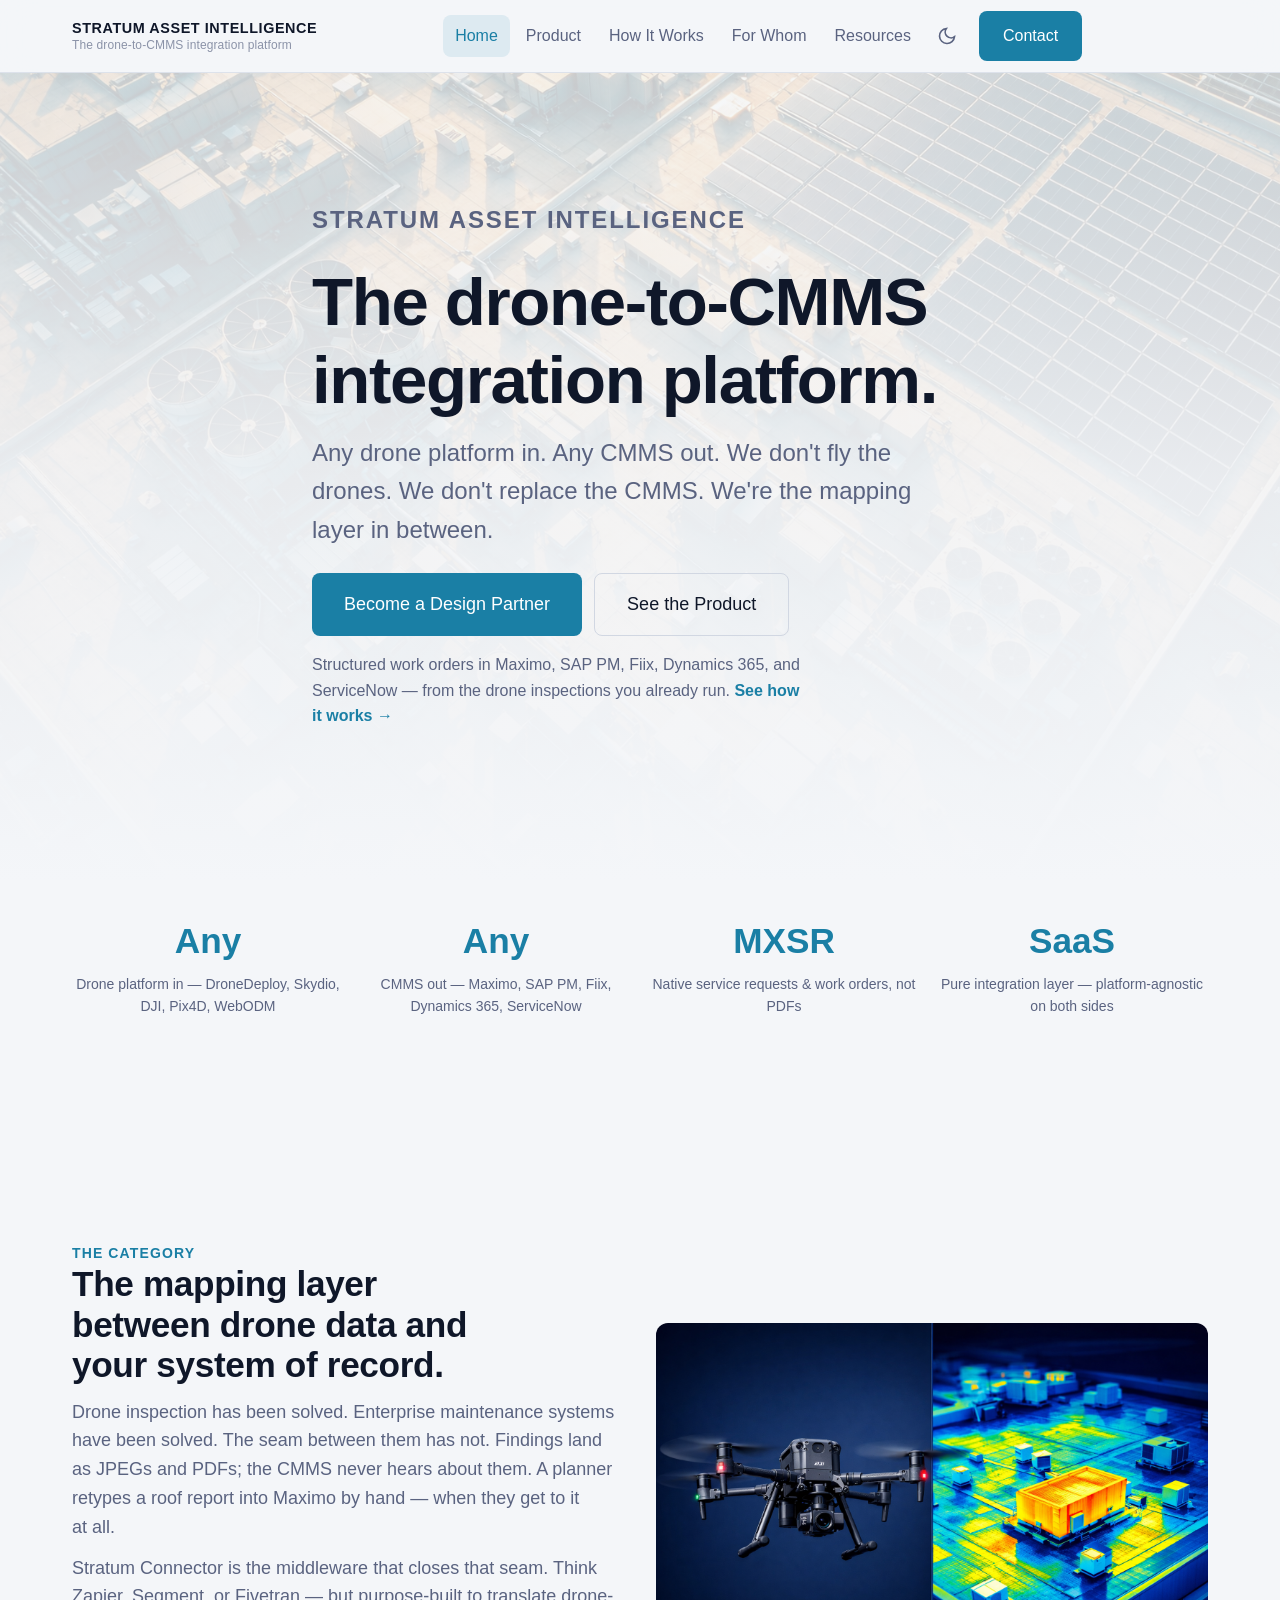
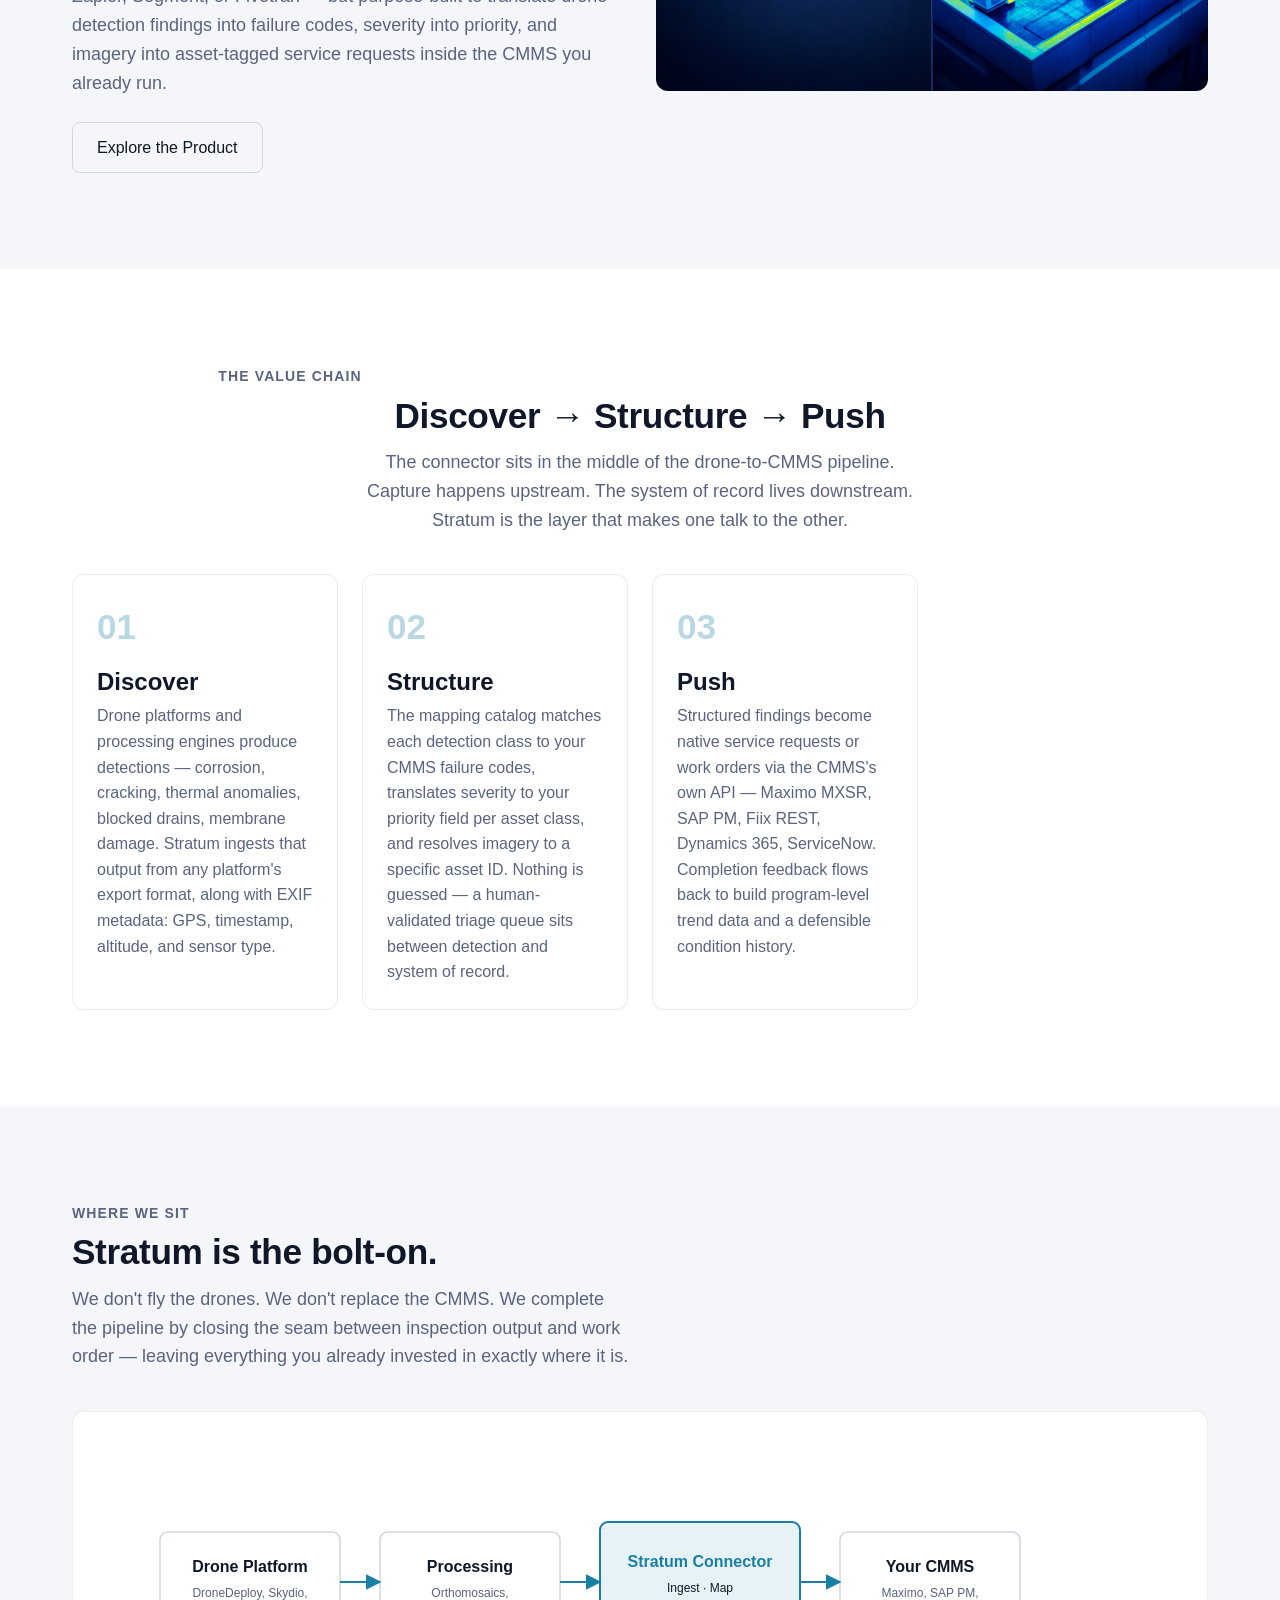
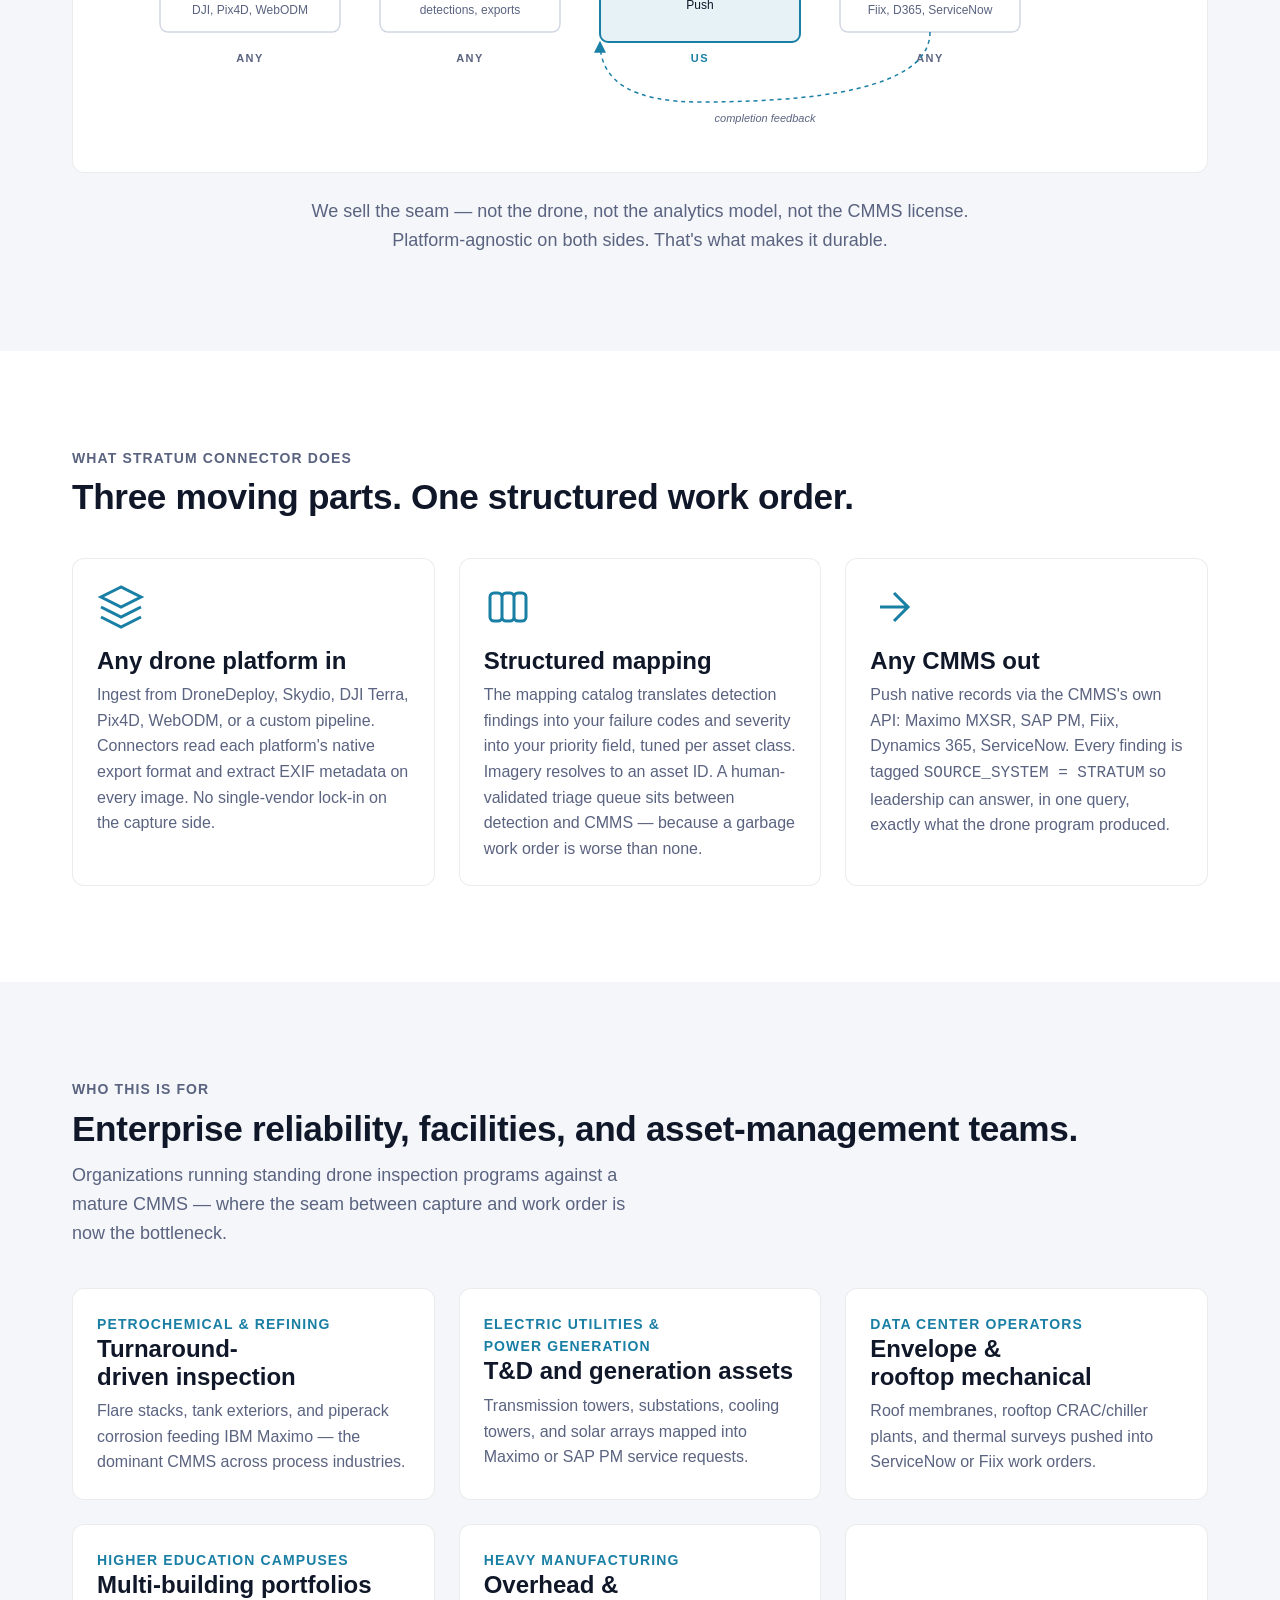
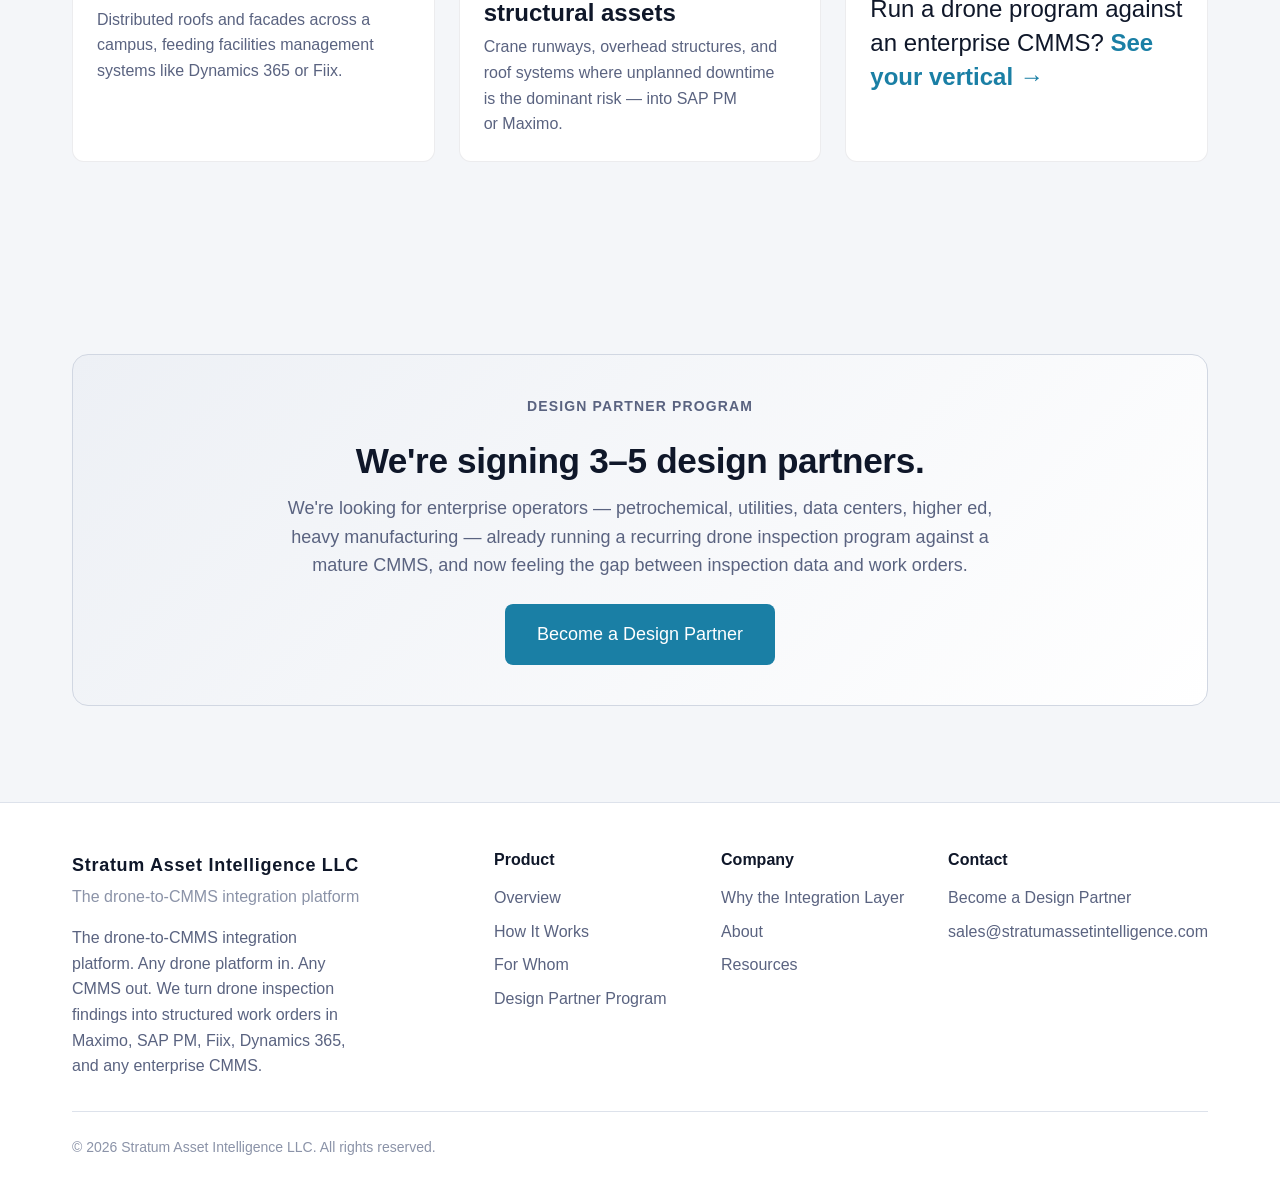
<file: index.html>
<!DOCTYPE html>
<html lang="en">
<head>
<meta charset="UTF-8">
<meta name="viewport" content="width=device-width, initial-scale=1.0">
<title>Stratum Asset Intelligence — The Drone-to-CMMS Integration Platform</title>
<meta name="description" content="Stratum Asset Intelligence is the drone-to-CMMS integration platform. Turn drone inspection findings into structured work orders in Maximo, SAP PM, Fiix, IBM Envizi, or any enterprise CMMS. Any drone platform in. Any CMMS out.">
<meta property="og:title" content="The Drone-to-CMMS Integration Platform — Stratum Asset Intelligence">
<meta property="og:description" content="Any drone platform in. Any CMMS out. We don't fly the drones. We don't replace the CMMS. We're the mapping layer in between.">
<meta property="og:type" content="website">

<link href="https://api.fontshare.com/v2/css?f[]=general-sans@400,500,600,700&f[]=satoshi@400,500,600,700&display=swap" rel="stylesheet">
<link rel="stylesheet" href="./base.css?v=2">
<link rel="stylesheet" href="./style.css?v=2">
</head>
<body>

<!-- Skip Link -->
<a href="#main" class="sr-only" style="position:fixed;top:0;left:0;z-index:100;padding:var(--space-3);background:var(--color-primary);color:#fff;">Skip to content</a>

<!-- Header -->
<header class="site-header">
  <div class="container header-inner">
    <a href="./index.html" class="header-brand">
      <span class="header-brand-name">Stratum Asset Intelligence</span>
      <span class="header-brand-tagline">The drone-to-CMMS integration platform</span>
    </a>

        <nav class="nav-desktop" aria-label="Main navigation">
      <a href="./index.html" class="nav-link active" aria-current="page">Home</a>
      <a href="./product.html" class="nav-link">Product</a>
      <a href="./how-it-works.html" class="nav-link">How It Works</a>
      <a href="./industries.html" class="nav-link">For Whom</a>
      <a href="./resources.html" class="nav-link">Resources</a>
      <button class="theme-toggle" data-theme-toggle aria-label="Toggle theme"></button>
      <a href="./contact.html" class="btn btn-primary nav-cta">Contact</a>
    </nav>

    <div style="display:flex;align-items:center;gap:var(--space-2);">
      <button class="theme-toggle" data-theme-toggle aria-label="Toggle theme" style="display:none;"></button>
     <button class="mobile-menu-btn"
        aria-label="Open navigation"
        aria-expanded="false"
        data-state="closed">
  <span class="mobile-menu-icon" aria-hidden="true">
    <svg width="24" height="24" viewBox="0 0 24 24" fill="none"
         stroke="currentColor" stroke-width="2">
      <path d="M3 12h18M3 6h18M3 18h18"/>
    </svg>
  </span>
</button>


    </div>
</header>

<nav class="mobile-nav is-closed" aria-label="Mobile navigation">
  <a href="./index.html" class="nav-link active" aria-current="page">Home</a>
  <a href="./product.html" class="nav-link">Product</a>
  <a href="./how-it-works.html" class="nav-link">How It Works</a>
  <a href="./industries.html" class="nav-link">For Whom</a>
  <a href="./resources.html" class="nav-link">Resources</a>
  <a href="./contact.html" class="btn btn-primary">Contact</a>
</nav>

<main id="main">

  <!-- Hero -->
  <section class="hero">
    <div class="hero-bg">
      <img src="./assets/images/hero.png" alt="" loading="eager" width="1920" height="1080">
    </div>
    <div class="container hero-content">
      <p class="overline">Stratum Asset Intelligence</p>
      <h1>The drone-to-CMMS integration platform.</h1>
      <p>Any drone platform in. Any CMMS out. We don't fly the drones. We don't replace the CMMS. We're the mapping layer in between.</p>
      <div class="hero-actions">
        <a href="./contact.html?program=design-partner" class="btn btn-primary btn-lg">Become a Design Partner</a>
        <a href="./product.html" class="btn btn-outline btn-lg">See the Product</a>
      </div>
      <p style="margin-top:var(--space-4);font-size:var(--text-sm);color:var(--color-text-muted);">
        Structured work orders in Maximo, SAP PM, Fiix, Dynamics 365, and ServiceNow &mdash; from the drone inspections you already run. <a href="./how-it-works.html" style="color:var(--color-primary);font-weight:600;text-decoration:none;">See how it works &rarr;</a>
      </p>
    </div>
  </section>

  <!-- Stats / positioning bar -->
  <section class="section" style="padding-top:0;">
    <div class="container">
      <div class="stats-bar">
        <div class="stat-item fade-in">
          <div class="stat-value">Any</div>
          <div class="stat-label">Drone platform in &mdash; DroneDeploy, Skydio, DJI, Pix4D, WebODM</div>
        </div>
        <div class="stat-item fade-in">
          <div class="stat-value">Any</div>
          <div class="stat-label">CMMS out &mdash; Maximo, SAP PM, Fiix, Dynamics 365, ServiceNow</div>
        </div>
        <div class="stat-item fade-in">
          <div class="stat-value">MXSR</div>
          <div class="stat-label">Native service requests &amp; work orders, not PDFs</div>
        </div>
        <div class="stat-item fade-in">
          <div class="stat-value">SaaS</div>
          <div class="stat-label">Pure integration layer &mdash; platform-agnostic on both sides</div>
        </div>
      </div>
    </div>
  </section>

  <!-- Category framing -->
  <section class="section">
    <div class="container">
      <div class="two-col">
        <div class="fade-in">
          <p class="overline">The Category</p>
          <h2>The mapping layer between drone data and your system of record.</h2>
          <p style="color:var(--color-text-muted);margin-top:var(--space-3);">Drone inspection has been solved. Enterprise maintenance systems have been solved. The seam between them has not. Findings land as JPEGs and PDFs; the CMMS never hears about them. A planner retypes a roof report into Maximo by hand &mdash; when they get to it at all.</p>
          <p style="color:var(--color-text-muted);margin-top:var(--space-3);">Stratum Connector is the middleware that closes that seam. Think Zapier, Segment, or Fivetran &mdash; but purpose-built to translate drone-detection findings into failure codes, severity into priority, and imagery into asset-tagged service requests inside the CMMS you already run.</p>
          <a href="./product.html" class="btn btn-outline mt-6">Explore the Product</a>
        </div>
        <div class="two-col-img fade-in">
          <img src="./assets/images/services.png" alt="Drone inspection findings mapped into a maintenance system" loading="lazy" width="1200" height="675">
        </div>
      </div>
    </div>
  </section>

  <!-- Value chain: Discover -> Structure -> Push -->
  <section class="section" style="background:var(--color-surface);">
    <div class="container">
      <div class="section-header text-center fade-in" style="margin-inline:auto;">
        <p class="overline">The Value Chain</p>
        <h2>Discover &rarr; Structure &rarr; Push</h2>
        <p style="margin-inline:auto;">The connector sits in the middle of the drone-to-CMMS pipeline. Capture happens upstream. The system of record lives downstream. Stratum is the layer that makes one talk to the other.</p>
      </div>

      <div class="process-steps">
        <div class="process-step card fade-in">
          <div class="step-number">01</div>
          <h3>Discover</h3>
          <p>Drone platforms and processing engines produce detections &mdash; corrosion, cracking, thermal anomalies, blocked drains, membrane damage. Stratum ingests that output from any platform's export format, along with EXIF metadata: GPS, timestamp, altitude, and sensor type.</p>
        </div>
        <div class="process-step card fade-in">
          <div class="step-number">02</div>
          <h3>Structure</h3>
          <p>The mapping catalog matches each detection class to your CMMS failure codes, translates severity to your priority field per asset class, and resolves imagery to a specific asset ID. Nothing is guessed &mdash; a human-validated triage queue sits between detection and system of record.</p>
        </div>
        <div class="process-step card fade-in">
          <div class="step-number">03</div>
          <h3>Push</h3>
          <p>Structured findings become native service requests or work orders via the CMMS's own API &mdash; Maximo MXSR, SAP PM, Fiix REST, Dynamics 365, ServiceNow. Completion feedback flows back to build program-level trend data and a defensible condition history.</p>
        </div>
      </div>
    </div>
  </section>

  <!-- Bolt-on architecture diagram -->
  <section class="section">
    <div class="container">
      <div class="section-header fade-in">
        <p class="overline">Where We Sit</p>
        <h2>Stratum is the bolt-on.</h2>
        <p>We don't fly the drones. We don't replace the CMMS. We complete the pipeline by closing the seam between inspection output and work order &mdash; leaving everything you already invested in exactly where it is.</p>
      </div>

      <div class="card fade-in" style="padding:var(--space-10) var(--space-6);overflow-x:auto;">
        <svg viewBox="0 0 1000 280" style="width:100%;height:auto;max-width:1000px;margin:0 auto;display:block;" role="img" aria-label="Flow diagram: any drone platform connects to any processing platform, which connects through Stratum Connector to any CMMS.">
          <defs>
            <marker id="arrow" viewBox="0 0 10 10" refX="9" refY="5" markerWidth="8" markerHeight="8" orient="auto-start-reverse">
              <path d="M0,0 L10,5 L0,10 z" fill="var(--color-primary)"/>
            </marker>
          </defs>
          <g font-family="General Sans, sans-serif">
            <rect x="20" y="80" width="180" height="100" rx="8" fill="var(--color-surface)" stroke="var(--color-border)" stroke-width="1.5"/>
            <text x="110" y="120" text-anchor="middle" font-size="16" font-weight="600" fill="var(--color-text)">Drone Platform</text>
            <text x="110" y="145" text-anchor="middle" font-size="12" fill="var(--color-text-muted)">DroneDeploy, Skydio,</text>
            <text x="110" y="162" text-anchor="middle" font-size="12" fill="var(--color-text-muted)">DJI, Pix4D, WebODM</text>
            <text x="110" y="210" text-anchor="middle" font-size="11" font-weight="600" letter-spacing="1.5" fill="var(--color-text-muted)">ANY</text>

            <rect x="240" y="80" width="180" height="100" rx="8" fill="var(--color-surface)" stroke="var(--color-border)" stroke-width="1.5"/>
            <text x="330" y="120" text-anchor="middle" font-size="16" font-weight="600" fill="var(--color-text)">Processing</text>
            <text x="330" y="145" text-anchor="middle" font-size="12" fill="var(--color-text-muted)">Orthomosaics,</text>
            <text x="330" y="162" text-anchor="middle" font-size="12" fill="var(--color-text-muted)">detections, exports</text>
            <text x="330" y="210" text-anchor="middle" font-size="11" font-weight="600" letter-spacing="1.5" fill="var(--color-text-muted)">ANY</text>

            <rect x="460" y="70" width="200" height="120" rx="8" fill="var(--color-primary-light)" stroke="var(--color-primary)" stroke-width="2"/>
            <text x="560" y="115" text-anchor="middle" font-size="16" font-weight="700" fill="var(--color-primary)">Stratum Connector</text>
            <text x="560" y="140" text-anchor="middle" font-size="12" fill="var(--color-text)">Ingest &middot; Map</text>
            <text x="560" y="157" text-anchor="middle" font-size="12" fill="var(--color-text)">Push</text>
            <text x="560" y="210" text-anchor="middle" font-size="11" font-weight="700" letter-spacing="1.5" fill="var(--color-primary)">US</text>

            <rect x="700" y="80" width="180" height="100" rx="8" fill="var(--color-surface)" stroke="var(--color-border)" stroke-width="1.5"/>
            <text x="790" y="120" text-anchor="middle" font-size="16" font-weight="600" fill="var(--color-text)">Your CMMS</text>
            <text x="790" y="145" text-anchor="middle" font-size="12" fill="var(--color-text-muted)">Maximo, SAP PM,</text>
            <text x="790" y="162" text-anchor="middle" font-size="12" fill="var(--color-text-muted)">Fiix, D365, ServiceNow</text>
            <text x="790" y="210" text-anchor="middle" font-size="11" font-weight="600" letter-spacing="1.5" fill="var(--color-text-muted)">ANY</text>

            <line x1="200" y1="130" x2="240" y2="130" stroke="var(--color-primary)" stroke-width="2" marker-end="url(#arrow)"/>
            <line x1="420" y1="130" x2="460" y2="130" stroke="var(--color-primary)" stroke-width="2" marker-end="url(#arrow)"/>
            <line x1="660" y1="130" x2="700" y2="130" stroke="var(--color-primary)" stroke-width="2" marker-end="url(#arrow)"/>

            <path d="M 790 180 Q 790 250 560 250 Q 460 250 460 190" fill="none" stroke="var(--color-primary)" stroke-width="1.5" stroke-dasharray="4 4" marker-end="url(#arrow)"/>
            <text x="625" y="270" text-anchor="middle" font-size="11" font-style="italic" fill="var(--color-text-muted)">completion feedback</text>
          </g>
        </svg>
      </div>

      <p style="color:var(--color-text-muted);margin-top:var(--space-6);text-align:center;max-width:72ch;margin-inline:auto;">
        We sell the seam &mdash; not the drone, not the analytics model, not the CMMS license.
        Platform-agnostic on both sides. That's what makes it durable.
      </p>
    </div>
  </section>

  <!-- What Stratum Connector does -->
  <section class="section" style="background:var(--color-surface);">
    <div class="container">
      <div class="section-header fade-in">
        <p class="overline">What Stratum Connector Does</p>
        <h2>Three moving parts. One structured work order.</h2>
      </div>

      <div class="feature-grid feature-grid--3">
        <div class="card feature-card fade-in">
          <svg class="feature-icon" viewBox="0 0 24 24" fill="none" stroke="currentColor" stroke-width="1.5"><path d="M12 2L2 7l10 5 10-5-10-5zM2 17l10 5 10-5M2 12l10 5 10-5"/></svg>
          <h3>Any drone platform in</h3>
          <p>Ingest from DroneDeploy, Skydio, DJI Terra, Pix4D, WebODM, or a custom pipeline. Connectors read each platform's native export format and extract EXIF metadata on every image. No single-vendor lock-in on the capture side.</p>
        </div>
        <div class="card feature-card fade-in">
          <svg class="feature-icon" viewBox="0 0 24 24" fill="none" stroke="currentColor" stroke-width="1.5"><path d="M9 17V7m0 10a2 2 0 01-2 2H5a2 2 0 01-2-2V7a2 2 0 012-2h2a2 2 0 012 2m0 10a2 2 0 002 2h2a2 2 0 002-2M9 7a2 2 0 012-2h2a2 2 0 012 2m0 10V7m0 10a2 2 0 002 2h2a2 2 0 002-2V7a2 2 0 00-2-2h-2a2 2 0 00-2 2"/></svg>
          <h3>Structured mapping</h3>
          <p>The mapping catalog translates detection findings into your failure codes and severity into your priority field, tuned per asset class. Imagery resolves to an asset ID. A human-validated triage queue sits between detection and CMMS &mdash; because a garbage work order is worse than none.</p>
        </div>
        <div class="card feature-card fade-in">
          <svg class="feature-icon" viewBox="0 0 24 24" fill="none" stroke="currentColor" stroke-width="1.5"><path d="M5 12h14M12 5l7 7-7 7"/></svg>
          <h3>Any CMMS out</h3>
          <p>Push native records via the CMMS's own API: Maximo MXSR, SAP PM, Fiix, Dynamics 365, ServiceNow. Every finding is tagged <code>SOURCE_SYSTEM = STRATUM</code> so leadership can answer, in one query, exactly what the drone program produced.</p>
        </div>
      </div>
    </div>
  </section>

  <!-- Who this is for -->
  <section class="section">
    <div class="container">
      <div class="section-header fade-in">
        <p class="overline">Who This Is For</p>
        <h2>Enterprise reliability, facilities, and asset-management teams.</h2>
        <p>Organizations running standing drone inspection programs against a mature CMMS &mdash; where the seam between capture and work order is now the bottleneck.</p>
      </div>

      <div class="feature-grid feature-grid--3">
        <div class="card fade-in">
          <p class="overline">Petrochemical &amp; Refining</p>
          <h3>Turnaround-driven inspection</h3>
          <p style="color:var(--color-text-muted);font-size:var(--text-sm);margin-top:var(--space-2);">Flare stacks, tank exteriors, and piperack corrosion feeding IBM Maximo &mdash; the dominant CMMS across process industries.</p>
        </div>
        <div class="card fade-in">
          <p class="overline">Electric Utilities &amp; Power Generation</p>
          <h3>T&amp;D and generation assets</h3>
          <p style="color:var(--color-text-muted);font-size:var(--text-sm);margin-top:var(--space-2);">Transmission towers, substations, cooling towers, and solar arrays mapped into Maximo or SAP PM service requests.</p>
        </div>
        <div class="card fade-in">
          <p class="overline">Data Center Operators</p>
          <h3>Envelope &amp; rooftop mechanical</h3>
          <p style="color:var(--color-text-muted);font-size:var(--text-sm);margin-top:var(--space-2);">Roof membranes, rooftop CRAC/chiller plants, and thermal surveys pushed into ServiceNow or Fiix work orders.</p>
        </div>
        <div class="card fade-in">
          <p class="overline">Higher Education Campuses</p>
          <h3>Multi-building portfolios</h3>
          <p style="color:var(--color-text-muted);font-size:var(--text-sm);margin-top:var(--space-2);">Distributed roofs and facades across a campus, feeding facilities management systems like Dynamics 365 or Fiix.</p>
        </div>
        <div class="card fade-in">
          <p class="overline">Heavy Manufacturing</p>
          <h3>Overhead &amp; structural assets</h3>
          <p style="color:var(--color-text-muted);font-size:var(--text-sm);margin-top:var(--space-2);">Crane runways, overhead structures, and roof systems where unplanned downtime is the dominant risk &mdash; into SAP PM or Maximo.</p>
        </div>
        <div class="card fade-in" style="display:flex;flex-direction:column;justify-content:center;">
          <p style="color:var(--color-text);font-family:var(--font-display);font-size:var(--text-lg);line-height:1.4;">Run a drone program against an enterprise CMMS? <a href="./industries.html" style="color:var(--color-primary);font-weight:600;text-decoration:none;">See your vertical &rarr;</a></p>
        </div>
      </div>
    </div>
  </section>

  <!-- Design partner CTA -->
  <section class="section">
    <div class="container">
      <div class="cta-banner fade-in">
        <p class="overline">Design Partner Program</p>
        <h2>We're signing 3&ndash;5 design partners.</h2>
        <p>We're looking for enterprise operators &mdash; petrochemical, utilities, data centers, higher ed, heavy manufacturing &mdash; already running a recurring drone inspection program against a mature CMMS, and now feeling the gap between inspection data and work orders.</p>
        <a href="./contact.html?program=design-partner" class="btn btn-primary btn-lg">Become a Design Partner</a>
      </div>
    </div>
  </section>

</main>

<!-- Footer -->
<footer class="site-footer">
  <div class="container">
    <div class="footer-grid">
      <div class="footer-brand">
        <span class="footer-brand-name">Stratum Asset Intelligence LLC</span>
        <span class="footer-brand-tagline">The drone-to-CMMS integration platform</span>
        <p>The drone-to-CMMS integration platform. Any drone platform in. Any CMMS out. We turn drone inspection findings into structured work orders in Maximo, SAP PM, Fiix, Dynamics 365, and any enterprise CMMS.</p>
      </div>

      <div class="footer-col">
        <h4>Product</h4>
        <a href="./product.html">Overview</a>
        <a href="./how-it-works.html">How It Works</a>
        <a href="./industries.html">For Whom</a>
        <a href="./contact.html?program=design-partner">Design Partner Program</a>
      </div>

      <div class="footer-col">
        <h4>Company</h4>
        <a href="./why-stratum.html">Why the Integration Layer</a>
        <a href="./about.html">About</a>
        <a href="./resources.html">Resources</a>
      </div>

      <div class="footer-col">
        <h4>Contact</h4>
        <a href="./contact.html?program=design-partner">Become a Design Partner</a>
        <a href="mailto:sales@stratumassetintelligence.com">sales@stratumassetintelligence.com</a>
      </div>
    </div>

    <div class="footer-bottom">
      <span>&copy; 2026 Stratum Asset Intelligence LLC. All rights reserved.</span>
    </div>
  </div>
</footer>

<script src="./app.js?v=2" defer></script>
</body>
</html>
</file>
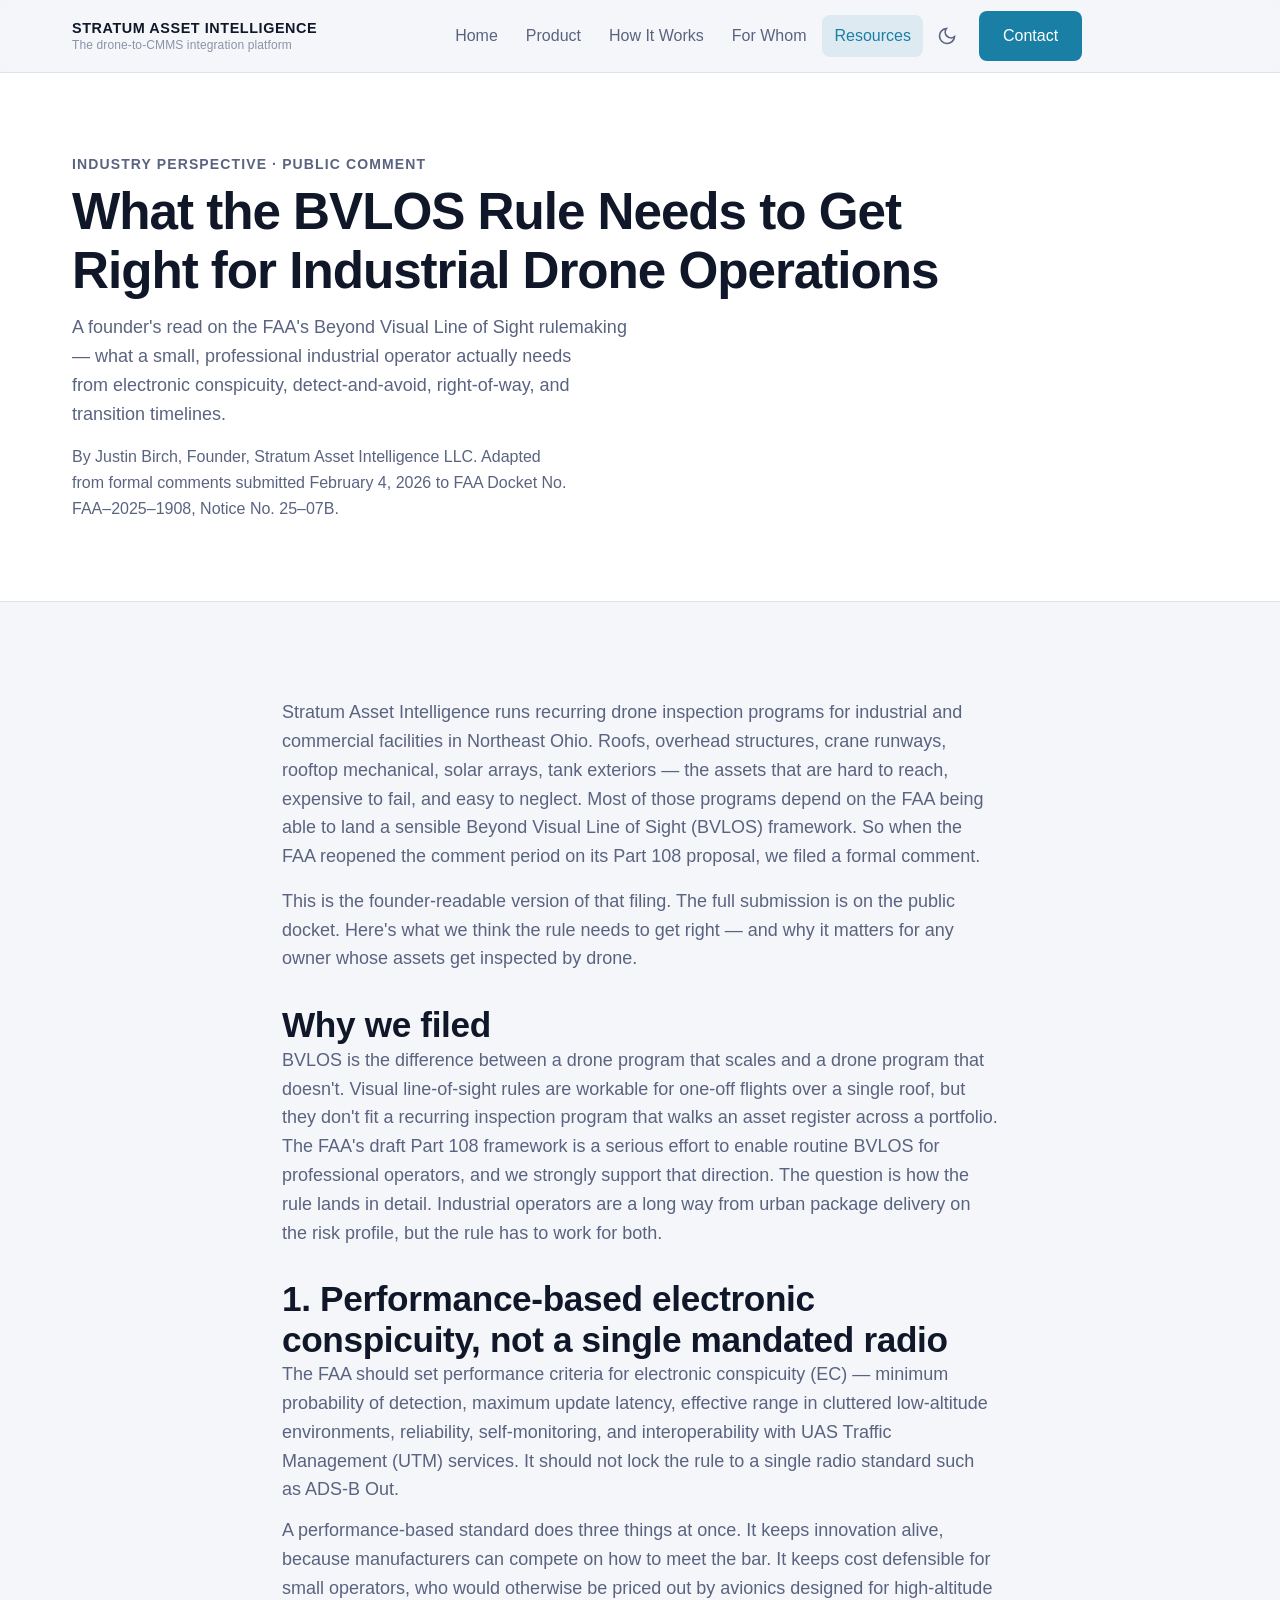
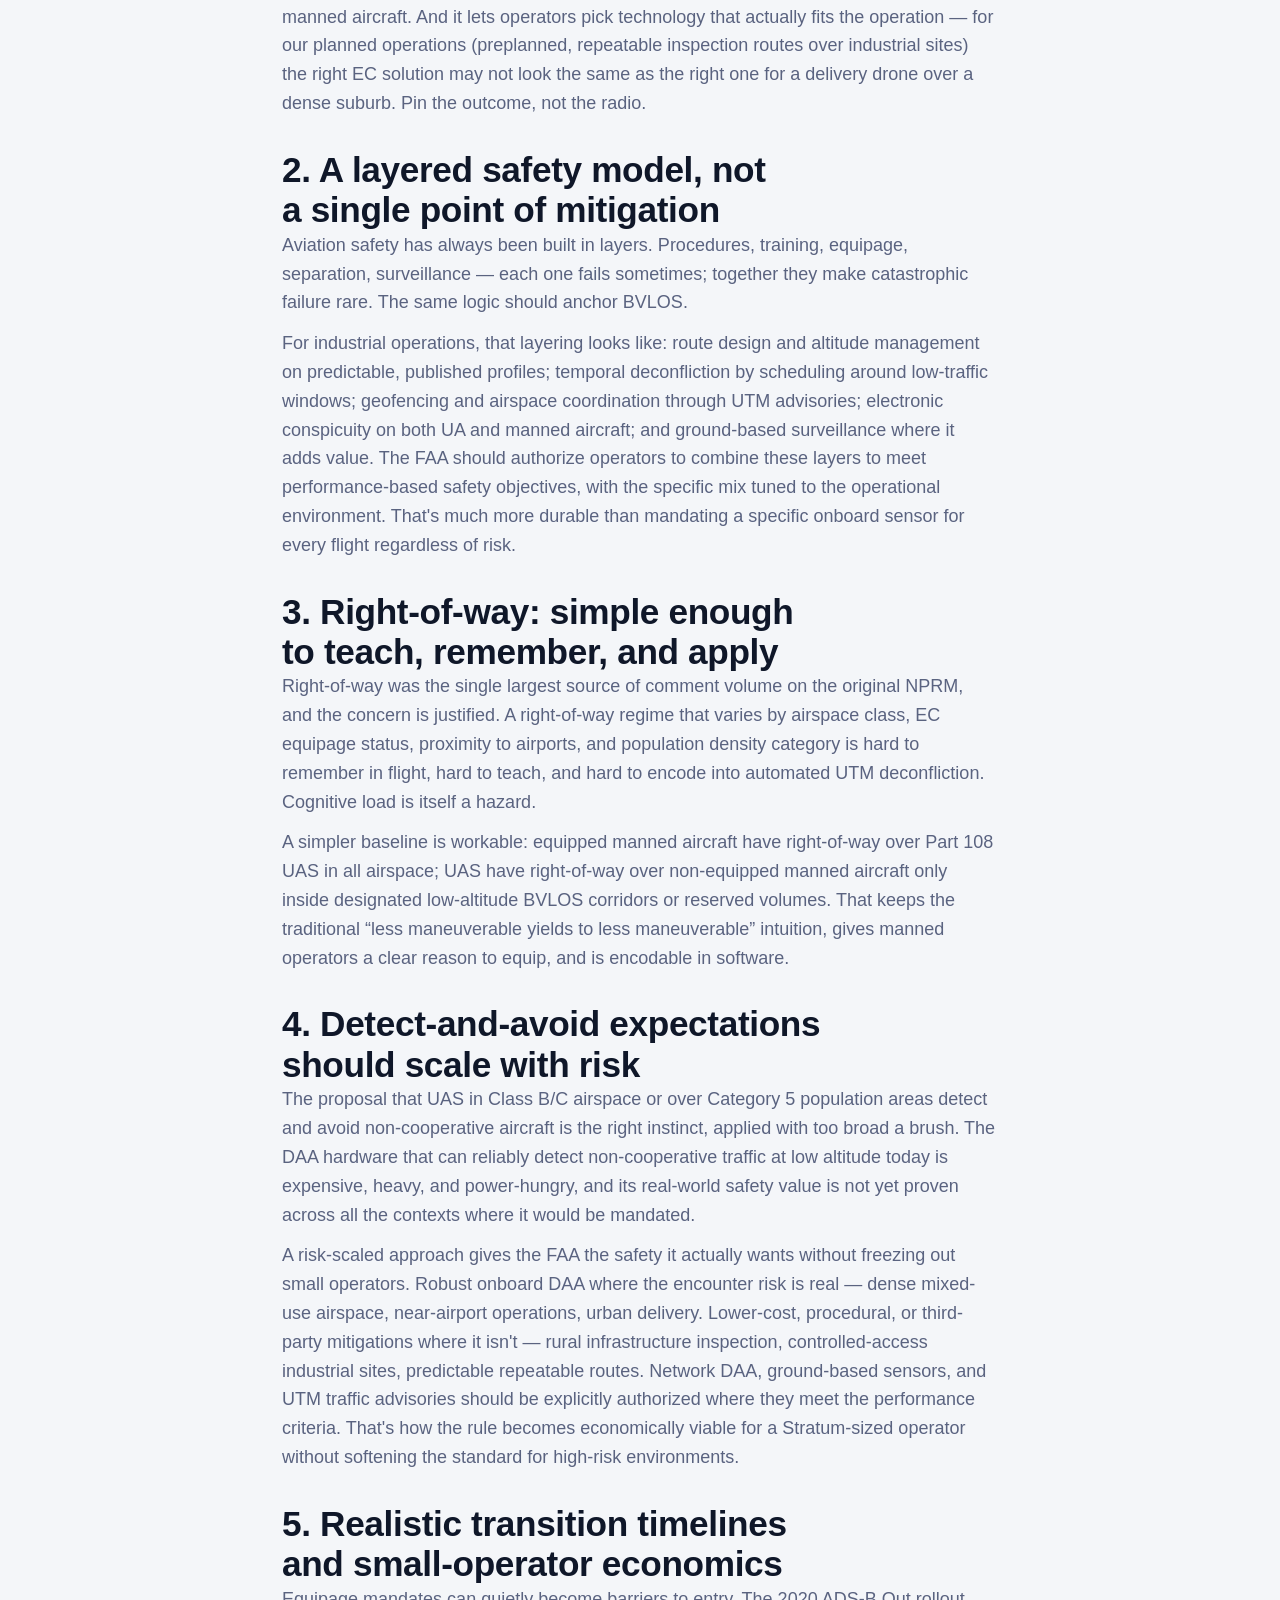
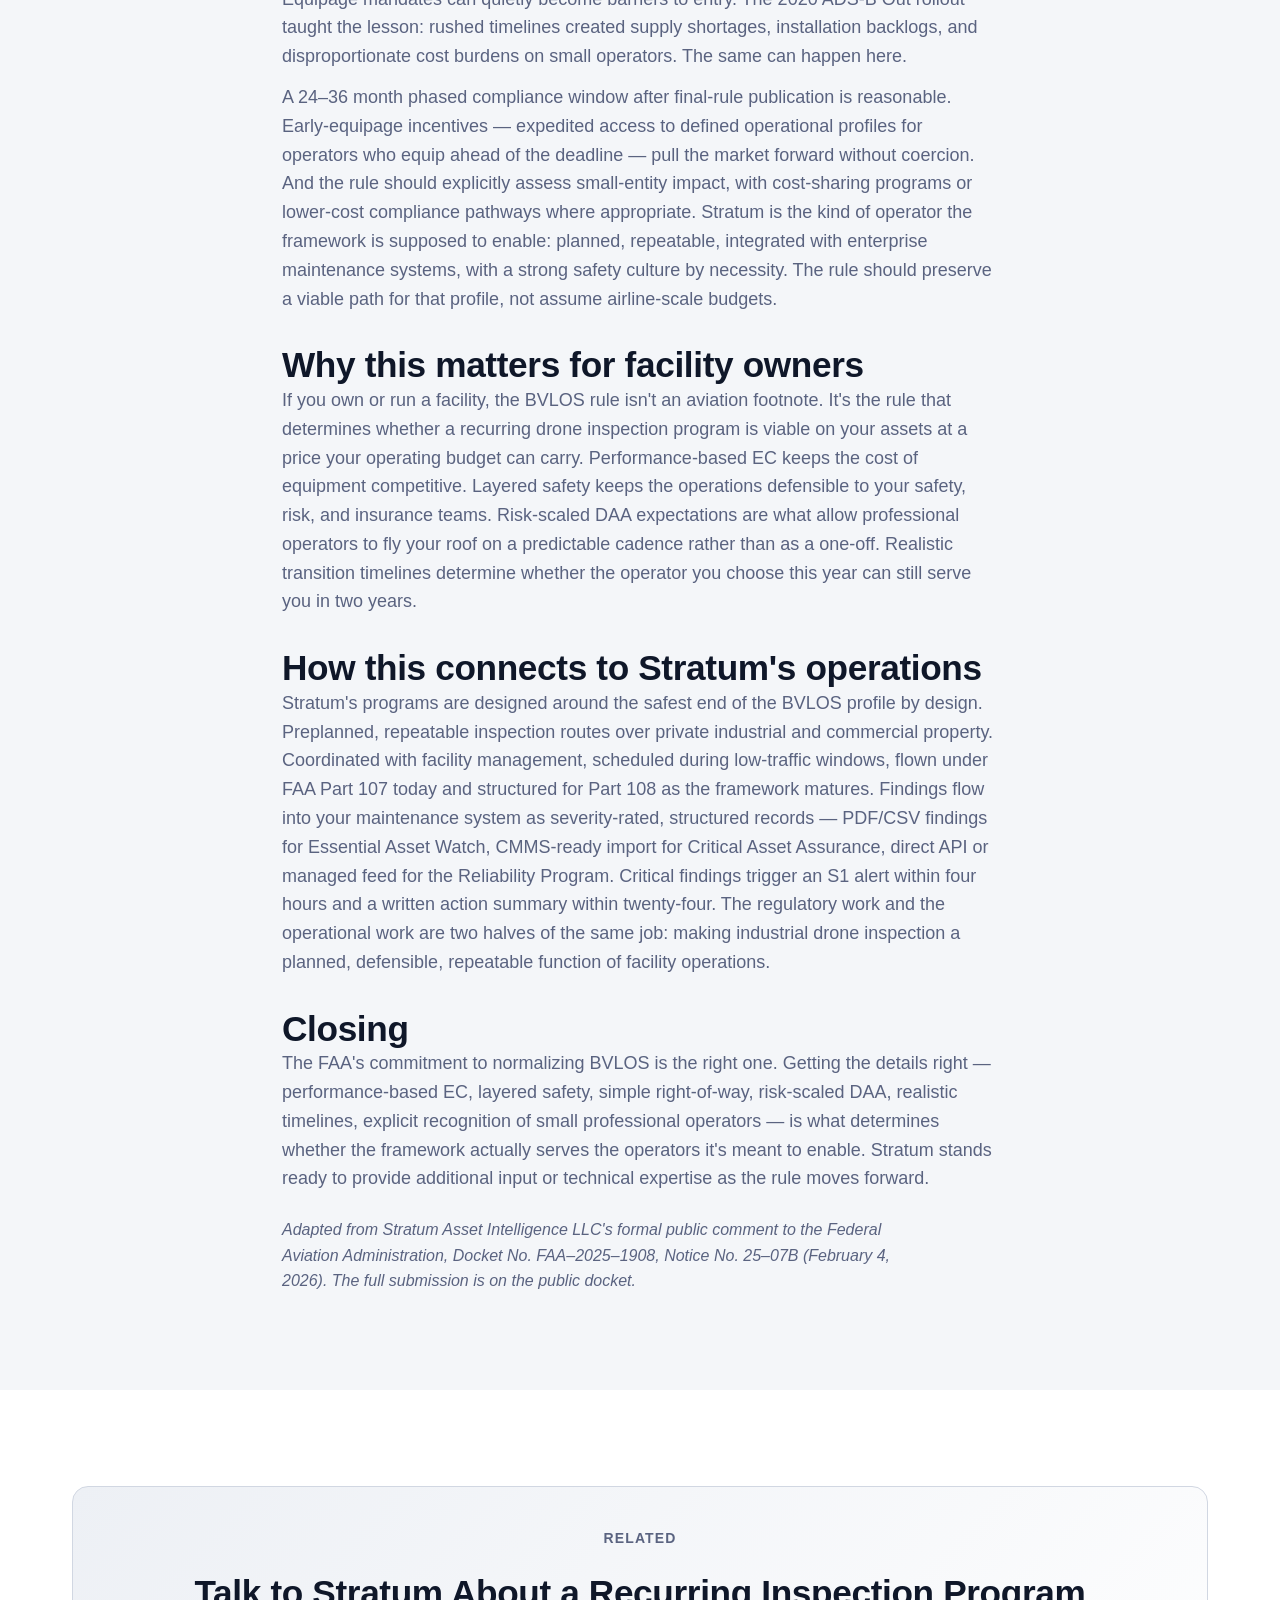
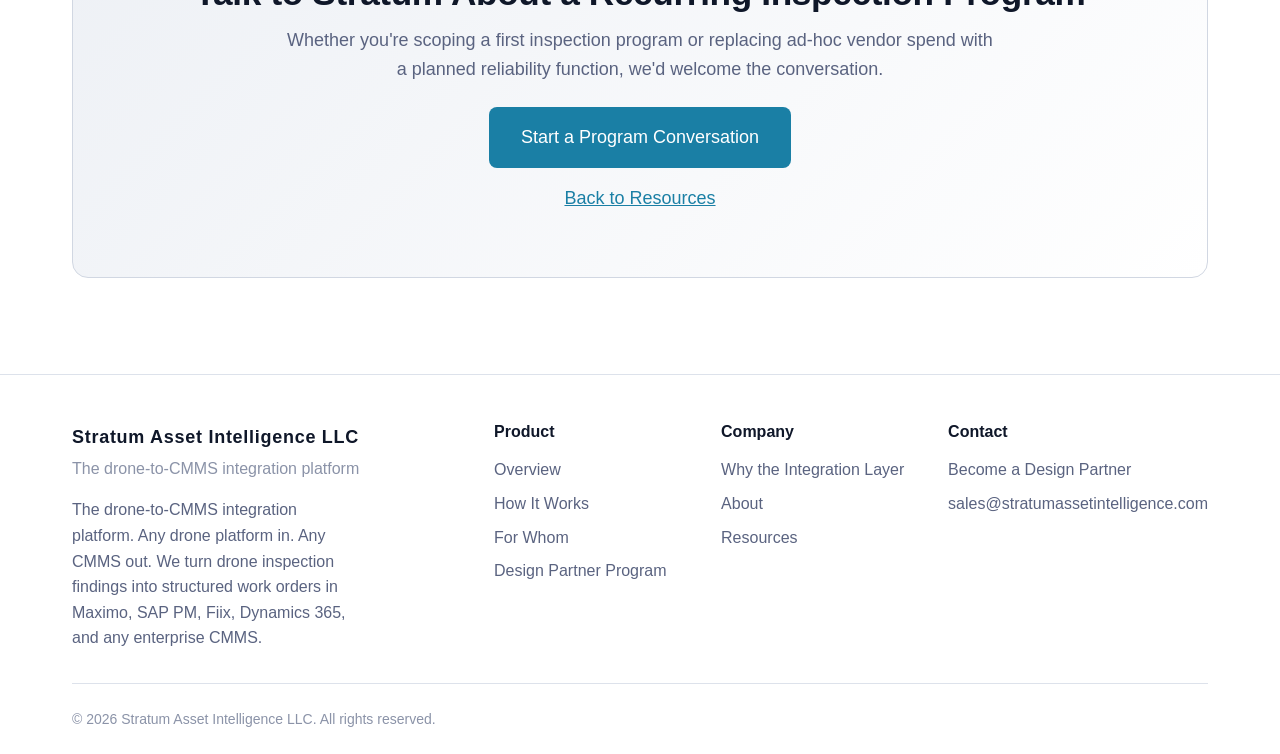
<file: bvlos-industrial-drone-operations.html>
<!DOCTYPE html>
<html lang="en">
<head>
<meta charset="UTF-8">
<meta name="viewport" content="width=device-width, initial-scale=1.0">
<title>What the BVLOS Rule Needs to Get Right for Industrial Drone Operations — Stratum Asset Intelligence</title>
<meta name="description" content="Stratum Asset Intelligence's perspective on the FAA's Beyond Visual Line of Sight rulemaking — performance-based electronic conspicuity, layered safety, risk-scaled detect-and-avoid, and realistic timelines for industrial operators.">

<link href="https://api.fontshare.com/v2/css?f[]=general-sans@400,500,600,700&f[]=satoshi@400,500,600,700&display=swap" rel="stylesheet">
<link rel="stylesheet" href="./base.css?v=2">
<link rel="stylesheet" href="./style.css?v=2">
</head>
<body>

<a href="#main" class="sr-only" style="position:fixed;top:0;left:0;z-index:100;padding:var(--space-3);background:var(--color-primary);color:#fff;">Skip to content</a>

<header class="site-header">
  <div class="container header-inner">
    <a href="./index.html" class="header-brand">
      <span class="header-brand-name">Stratum Asset Intelligence</span>
      <span class="header-brand-tagline">The drone-to-CMMS integration platform</span>
    </a>
        <nav class="nav-desktop" aria-label="Main navigation">
      <a href="./index.html" class="nav-link">Home</a>
      <a href="./product.html" class="nav-link">Product</a>
      <a href="./how-it-works.html" class="nav-link">How It Works</a>
      <a href="./industries.html" class="nav-link">For Whom</a>
      <a href="./resources.html" class="nav-link active" aria-current="page">Resources</a>
      <button class="theme-toggle" data-theme-toggle aria-label="Toggle theme"></button>
      <a href="./contact.html" class="btn btn-primary nav-cta">Contact</a>
    </nav>
    <div style="display:flex;align-items:center;gap:var(--space-2);">
      <button class="theme-toggle" data-theme-toggle aria-label="Toggle theme" style="display:none;"></button>
      <button class="mobile-menu-btn" aria-label="Open menu" aria-expanded="false">
        <svg width="24" height="24" viewBox="0 0 24 24" fill="none" stroke="currentColor" stroke-width="2"><path d="M3 12h18M3 6h18M3 18h18"/></svg>
      </button>
    </div>
  </div>
</header>

<nav class="mobile-nav is-closed" aria-label="Mobile navigation">
  <a href="./index.html" class="nav-link">Home</a>
  <a href="./product.html" class="nav-link">Product</a>
  <a href="./how-it-works.html" class="nav-link">How It Works</a>
  <a href="./industries.html" class="nav-link">For Whom</a>
  <a href="./resources.html" class="nav-link active" aria-current="page">Resources</a>
  <a href="./contact.html" class="btn btn-primary">Contact</a>
</nav>

<main id="main">

  <section class="page-header">
    <div class="container">
      <p class="overline">Industry Perspective &middot; Public Comment</p>
      <h1>What the BVLOS Rule Needs to Get Right for Industrial Drone Operations</h1>
      <p>A founder's read on the FAA's Beyond Visual Line of Sight rulemaking &mdash; what a small, professional industrial operator actually needs from electronic conspicuity, detect-and-avoid, right-of-way, and transition timelines.</p>
      <p style="color:var(--color-text-muted);font-size:var(--text-sm);margin-top:var(--space-4);">By Justin Birch, Founder, Stratum Asset Intelligence LLC. Adapted from formal comments submitted February 4, 2026 to FAA Docket No. FAA&ndash;2025&ndash;1908, Notice No. 25&ndash;07B.</p>
    </div>
  </section>

  <section class="section">
    <div class="container" style="max-width:780px;">

      <p style="color:var(--color-text-muted);">Stratum Asset Intelligence runs recurring drone inspection programs for industrial and commercial facilities in Northeast Ohio. Roofs, overhead structures, crane runways, rooftop mechanical, solar arrays, tank exteriors &mdash; the assets that are hard to reach, expensive to fail, and easy to neglect. Most of those programs depend on the FAA being able to land a sensible Beyond Visual Line of Sight (BVLOS) framework. So when the FAA reopened the comment period on its Part 108 proposal, we filed a formal comment.</p>

      <p style="color:var(--color-text-muted);margin-top:var(--space-4);">This is the founder-readable version of that filing. The full submission is on the public docket. Here's what we think the rule needs to get right &mdash; and why it matters for any owner whose assets get inspected by drone.</p>

      <h2 style="margin-top:var(--space-8);">Why we filed</h2>
      <p style="color:var(--color-text-muted);">BVLOS is the difference between a drone program that scales and a drone program that doesn't. Visual line-of-sight rules are workable for one-off flights over a single roof, but they don't fit a recurring inspection program that walks an asset register across a portfolio. The FAA's draft Part 108 framework is a serious effort to enable routine BVLOS for professional operators, and we strongly support that direction. The question is how the rule lands in detail. Industrial operators are a long way from urban package delivery on the risk profile, but the rule has to work for both.</p>

      <h2 style="margin-top:var(--space-8);">1. Performance-based electronic conspicuity, not a single mandated radio</h2>
      <p style="color:var(--color-text-muted);">The FAA should set performance criteria for electronic conspicuity (EC) &mdash; minimum probability of detection, maximum update latency, effective range in cluttered low-altitude environments, reliability, self-monitoring, and interoperability with UAS Traffic Management (UTM) services. It should not lock the rule to a single radio standard such as ADS-B Out.</p>
      <p style="color:var(--color-text-muted);margin-top:var(--space-3);">A performance-based standard does three things at once. It keeps innovation alive, because manufacturers can compete on how to meet the bar. It keeps cost defensible for small operators, who would otherwise be priced out by avionics designed for high-altitude manned aircraft. And it lets operators pick technology that actually fits the operation &mdash; for our planned operations (preplanned, repeatable inspection routes over industrial sites) the right EC solution may not look the same as the right one for a delivery drone over a dense suburb. Pin the outcome, not the radio.</p>

      <h2 style="margin-top:var(--space-8);">2. A layered safety model, not a single point of mitigation</h2>
      <p style="color:var(--color-text-muted);">Aviation safety has always been built in layers. Procedures, training, equipage, separation, surveillance &mdash; each one fails sometimes; together they make catastrophic failure rare. The same logic should anchor BVLOS.</p>
      <p style="color:var(--color-text-muted);margin-top:var(--space-3);">For industrial operations, that layering looks like: route design and altitude management on predictable, published profiles; temporal deconfliction by scheduling around low-traffic windows; geofencing and airspace coordination through UTM advisories; electronic conspicuity on both UA and manned aircraft; and ground-based surveillance where it adds value. The FAA should authorize operators to combine these layers to meet performance-based safety objectives, with the specific mix tuned to the operational environment. That's much more durable than mandating a specific onboard sensor for every flight regardless of risk.</p>

      <h2 style="margin-top:var(--space-8);">3. Right-of-way: simple enough to teach, remember, and apply</h2>
      <p style="color:var(--color-text-muted);">Right-of-way was the single largest source of comment volume on the original NPRM, and the concern is justified. A right-of-way regime that varies by airspace class, EC equipage status, proximity to airports, and population density category is hard to remember in flight, hard to teach, and hard to encode into automated UTM deconfliction. Cognitive load is itself a hazard.</p>
      <p style="color:var(--color-text-muted);margin-top:var(--space-3);">A simpler baseline is workable: equipped manned aircraft have right-of-way over Part 108 UAS in all airspace; UAS have right-of-way over non-equipped manned aircraft only inside designated low-altitude BVLOS corridors or reserved volumes. That keeps the traditional &ldquo;less maneuverable yields to less maneuverable&rdquo; intuition, gives manned operators a clear reason to equip, and is encodable in software.</p>

      <h2 style="margin-top:var(--space-8);">4. Detect-and-avoid expectations should scale with risk</h2>
      <p style="color:var(--color-text-muted);">The proposal that UAS in Class B/C airspace or over Category 5 population areas detect and avoid non-cooperative aircraft is the right instinct, applied with too broad a brush. The DAA hardware that can reliably detect non-cooperative traffic at low altitude today is expensive, heavy, and power-hungry, and its real-world safety value is not yet proven across all the contexts where it would be mandated.</p>
      <p style="color:var(--color-text-muted);margin-top:var(--space-3);">A risk-scaled approach gives the FAA the safety it actually wants without freezing out small operators. Robust onboard DAA where the encounter risk is real &mdash; dense mixed-use airspace, near-airport operations, urban delivery. Lower-cost, procedural, or third-party mitigations where it isn't &mdash; rural infrastructure inspection, controlled-access industrial sites, predictable repeatable routes. Network DAA, ground-based sensors, and UTM traffic advisories should be explicitly authorized where they meet the performance criteria. That's how the rule becomes economically viable for a Stratum-sized operator without softening the standard for high-risk environments.</p>

      <h2 style="margin-top:var(--space-8);">5. Realistic transition timelines and small-operator economics</h2>
      <p style="color:var(--color-text-muted);">Equipage mandates can quietly become barriers to entry. The 2020 ADS-B Out rollout taught the lesson: rushed timelines created supply shortages, installation backlogs, and disproportionate cost burdens on small operators. The same can happen here.</p>
      <p style="color:var(--color-text-muted);margin-top:var(--space-3);">A 24&ndash;36 month phased compliance window after final-rule publication is reasonable. Early-equipage incentives &mdash; expedited access to defined operational profiles for operators who equip ahead of the deadline &mdash; pull the market forward without coercion. And the rule should explicitly assess small-entity impact, with cost-sharing programs or lower-cost compliance pathways where appropriate. Stratum is the kind of operator the framework is supposed to enable: planned, repeatable, integrated with enterprise maintenance systems, with a strong safety culture by necessity. The rule should preserve a viable path for that profile, not assume airline-scale budgets.</p>

      <h2 style="margin-top:var(--space-8);">Why this matters for facility owners</h2>
      <p style="color:var(--color-text-muted);">If you own or run a facility, the BVLOS rule isn't an aviation footnote. It's the rule that determines whether a recurring drone inspection program is viable on your assets at a price your operating budget can carry. Performance-based EC keeps the cost of equipment competitive. Layered safety keeps the operations defensible to your safety, risk, and insurance teams. Risk-scaled DAA expectations are what allow professional operators to fly your roof on a predictable cadence rather than as a one-off. Realistic transition timelines determine whether the operator you choose this year can still serve you in two years.</p>

      <h2 style="margin-top:var(--space-8);">How this connects to Stratum's operations</h2>
      <p style="color:var(--color-text-muted);">Stratum's programs are designed around the safest end of the BVLOS profile by design. Preplanned, repeatable inspection routes over private industrial and commercial property. Coordinated with facility management, scheduled during low-traffic windows, flown under FAA Part 107 today and structured for Part 108 as the framework matures. Findings flow into your maintenance system as severity-rated, structured records &mdash; PDF/CSV findings for Essential Asset Watch, CMMS-ready import for Critical Asset Assurance, direct API or managed feed for the Reliability Program. Critical findings trigger an S1 alert within four hours and a written action summary within twenty-four. The regulatory work and the operational work are two halves of the same job: making industrial drone inspection a planned, defensible, repeatable function of facility operations.</p>

      <h2 style="margin-top:var(--space-8);">Closing</h2>
      <p style="color:var(--color-text-muted);">The FAA's commitment to normalizing BVLOS is the right one. Getting the details right &mdash; performance-based EC, layered safety, simple right-of-way, risk-scaled DAA, realistic timelines, explicit recognition of small professional operators &mdash; is what determines whether the framework actually serves the operators it's meant to enable. Stratum stands ready to provide additional input or technical expertise as the rule moves forward.</p>

      <p style="color:var(--color-text-muted);margin-top:var(--space-6);font-size:var(--text-sm);"><em>Adapted from Stratum Asset Intelligence LLC's formal public comment to the Federal Aviation Administration, Docket No. FAA&ndash;2025&ndash;1908, Notice No. 25&ndash;07B (February 4, 2026). The full submission is on the public docket.</em></p>

    </div>
  </section>

  <!-- CTA -->
  <section class="section" style="background:var(--color-surface);">
    <div class="container">
      <div class="cta-banner fade-in">
        <p class="overline">Related</p>
        <h2>Talk to Stratum About a Recurring Inspection Program</h2>
        <p>Whether you're scoping a first inspection program or replacing ad-hoc vendor spend with a planned reliability function, we'd welcome the conversation.</p>
        <a href="./contact.html" class="btn btn-primary btn-lg">Start a Program Conversation</a>
        <p style="margin-top:var(--space-4);"><a href="./resources.html" style="color:var(--color-primary);">Back to Resources</a></p>
      </div>
    </div>
  </section>

</main>

<footer class="site-footer">
  <div class="container">
    <div class="footer-grid">
      <div class="footer-brand">
        <span class="footer-brand-name">Stratum Asset Intelligence LLC</span>
        <span class="footer-brand-tagline">The drone-to-CMMS integration platform</span>
        <p>The drone-to-CMMS integration platform. Any drone platform in. Any CMMS out. We turn drone inspection findings into structured work orders in Maximo, SAP PM, Fiix, Dynamics 365, and any enterprise CMMS.</p>
      </div>

      <div class="footer-col">
        <h4>Product</h4>
        <a href="./product.html">Overview</a>
        <a href="./how-it-works.html">How It Works</a>
        <a href="./industries.html">For Whom</a>
        <a href="./contact.html?program=design-partner">Design Partner Program</a>
      </div>

      <div class="footer-col">
        <h4>Company</h4>
        <a href="./why-stratum.html">Why the Integration Layer</a>
        <a href="./about.html">About</a>
        <a href="./resources.html">Resources</a>
      </div>

      <div class="footer-col">
        <h4>Contact</h4>
        <a href="./contact.html?program=design-partner">Become a Design Partner</a>
        <a href="mailto:sales@stratumassetintelligence.com">sales@stratumassetintelligence.com</a>
      </div>
    </div>

    <div class="footer-bottom">
      <span>&copy; 2026 Stratum Asset Intelligence LLC. All rights reserved.</span>
    </div>
  </div>
</footer>

<script src="./app.js?v=2" defer></script>
</body>
</html>
</file>
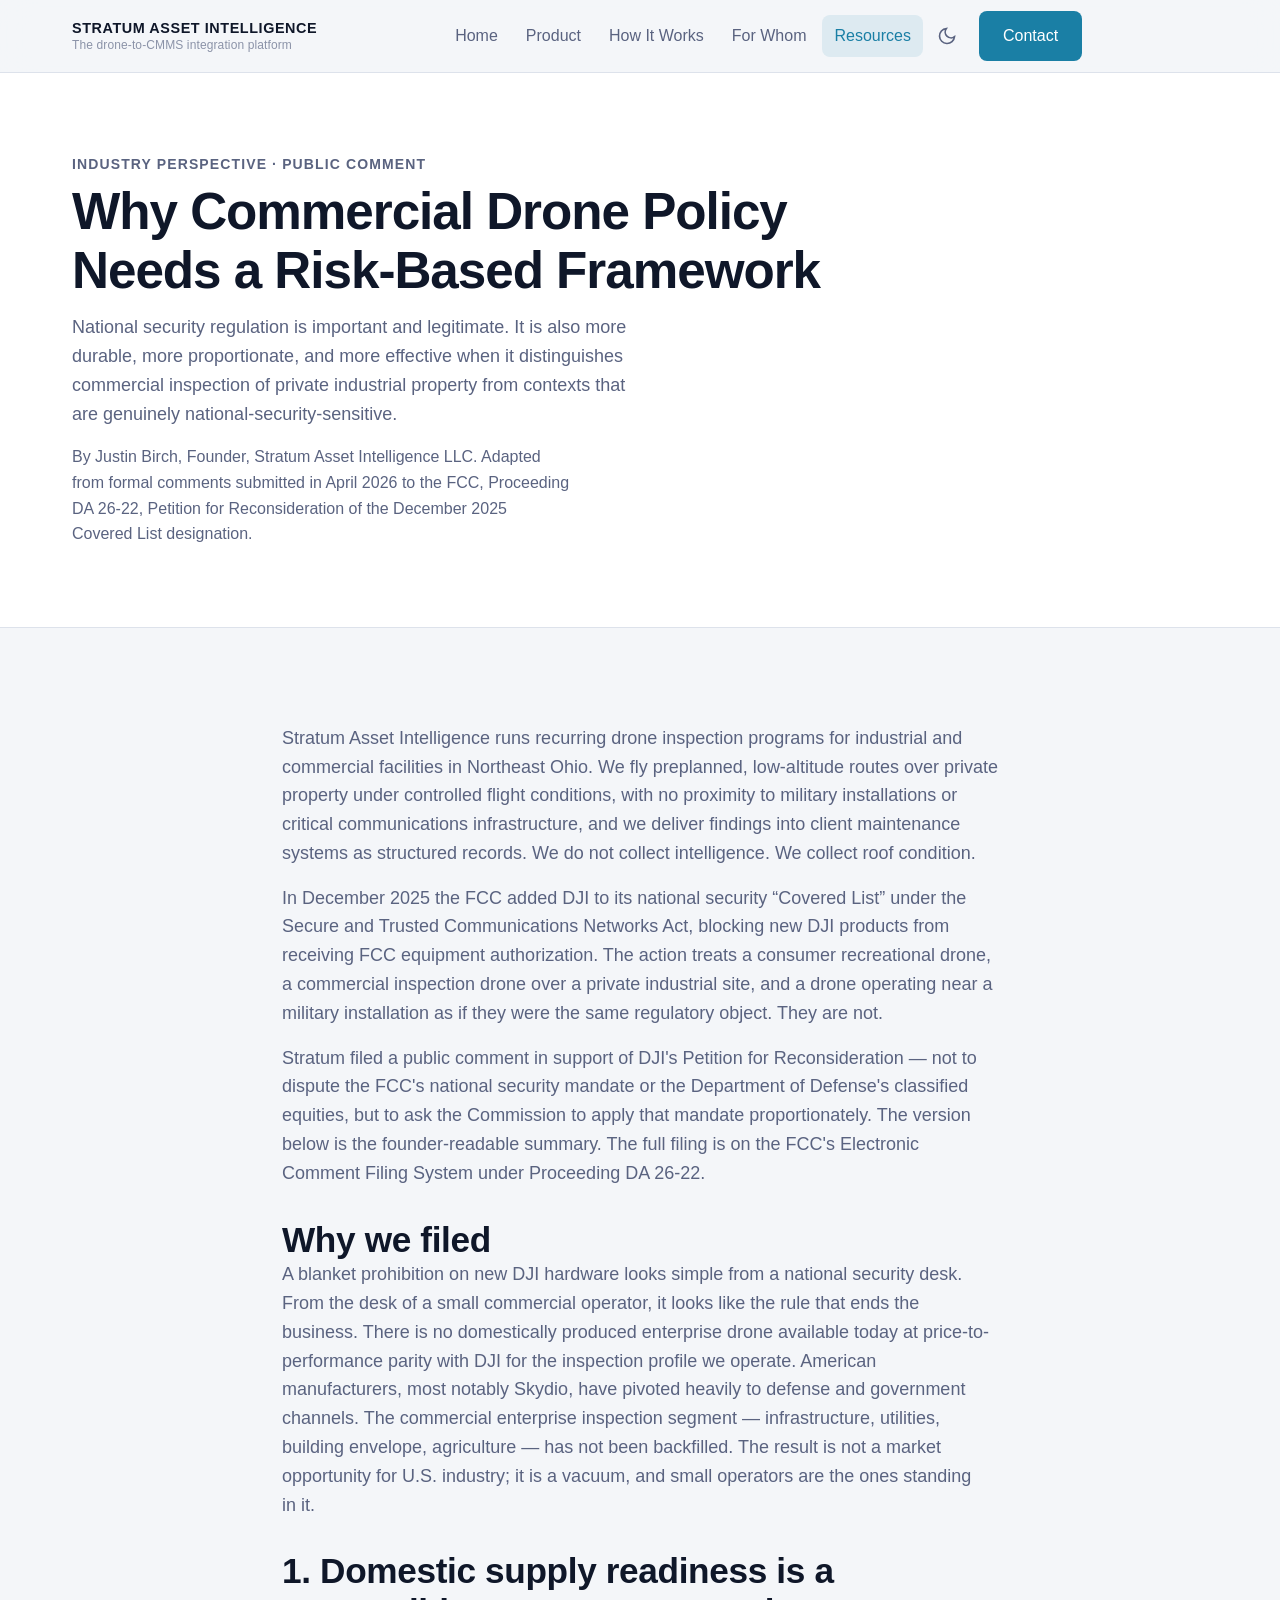
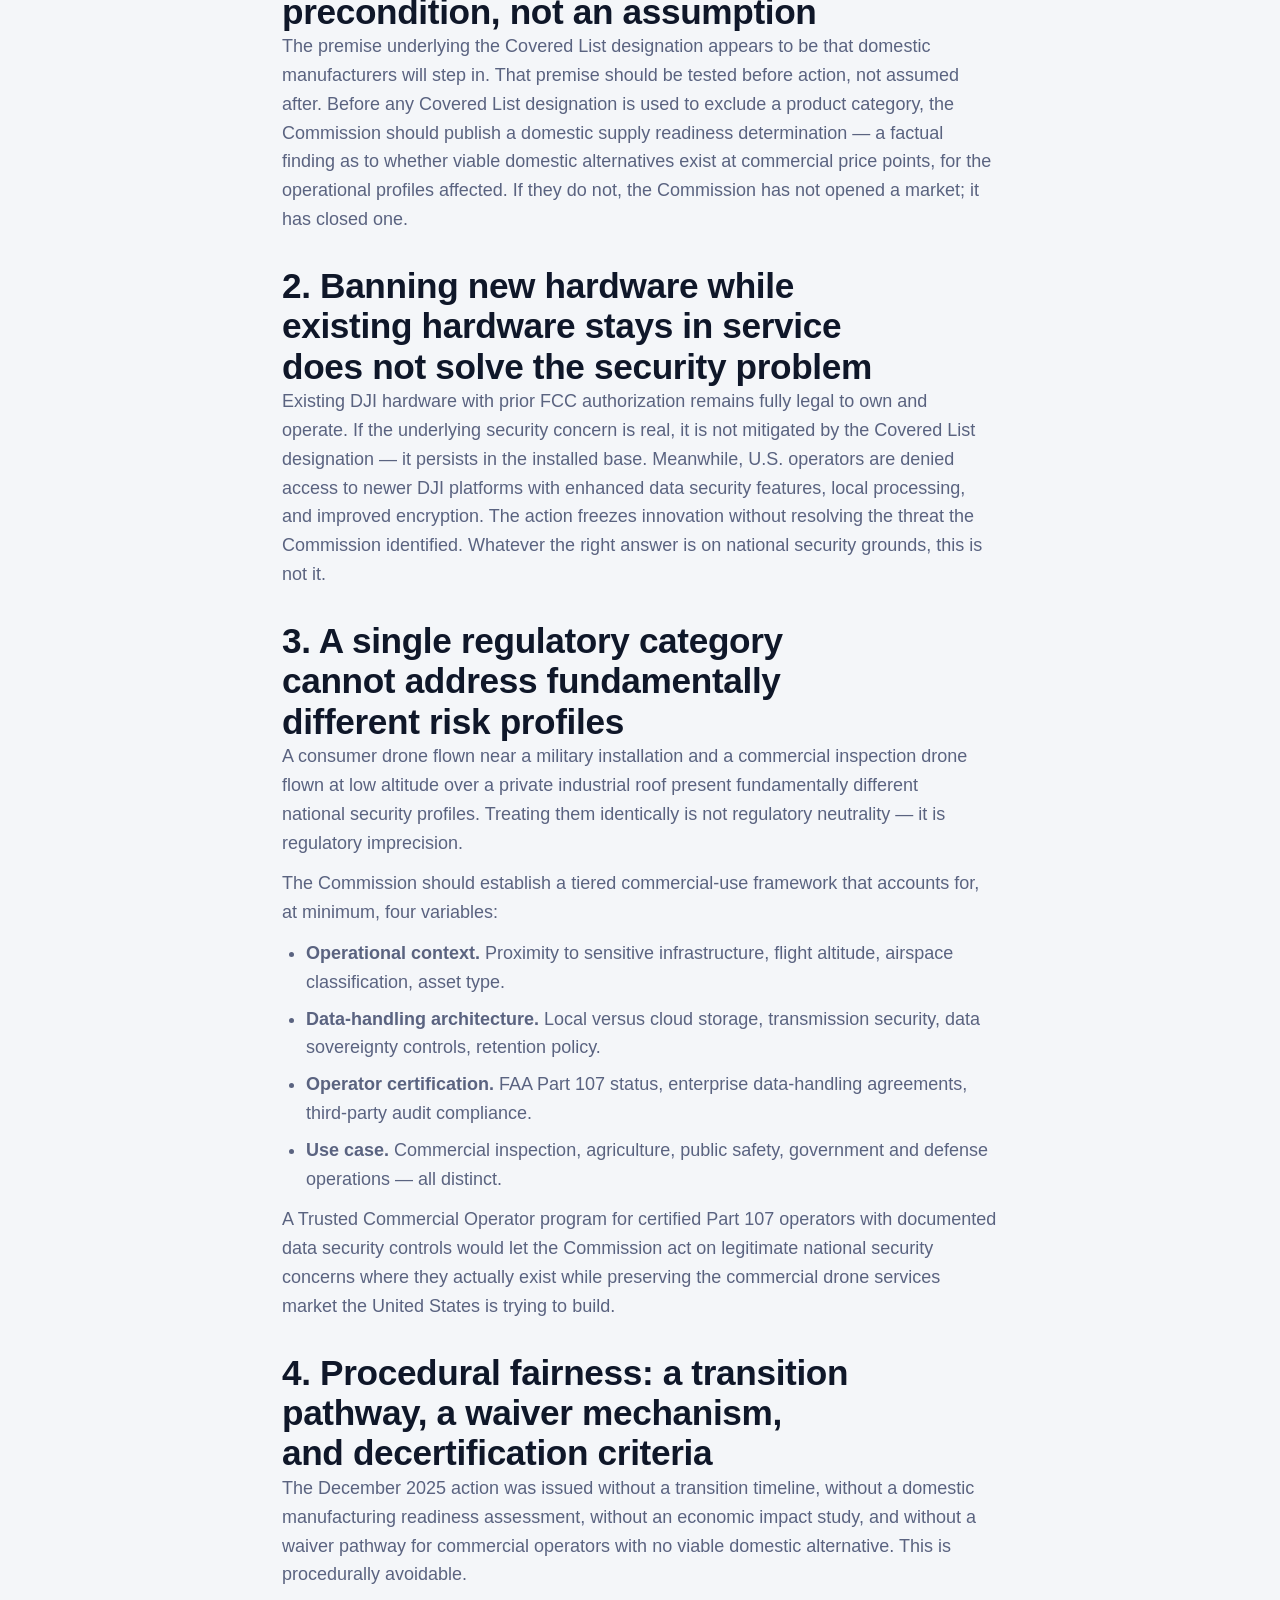
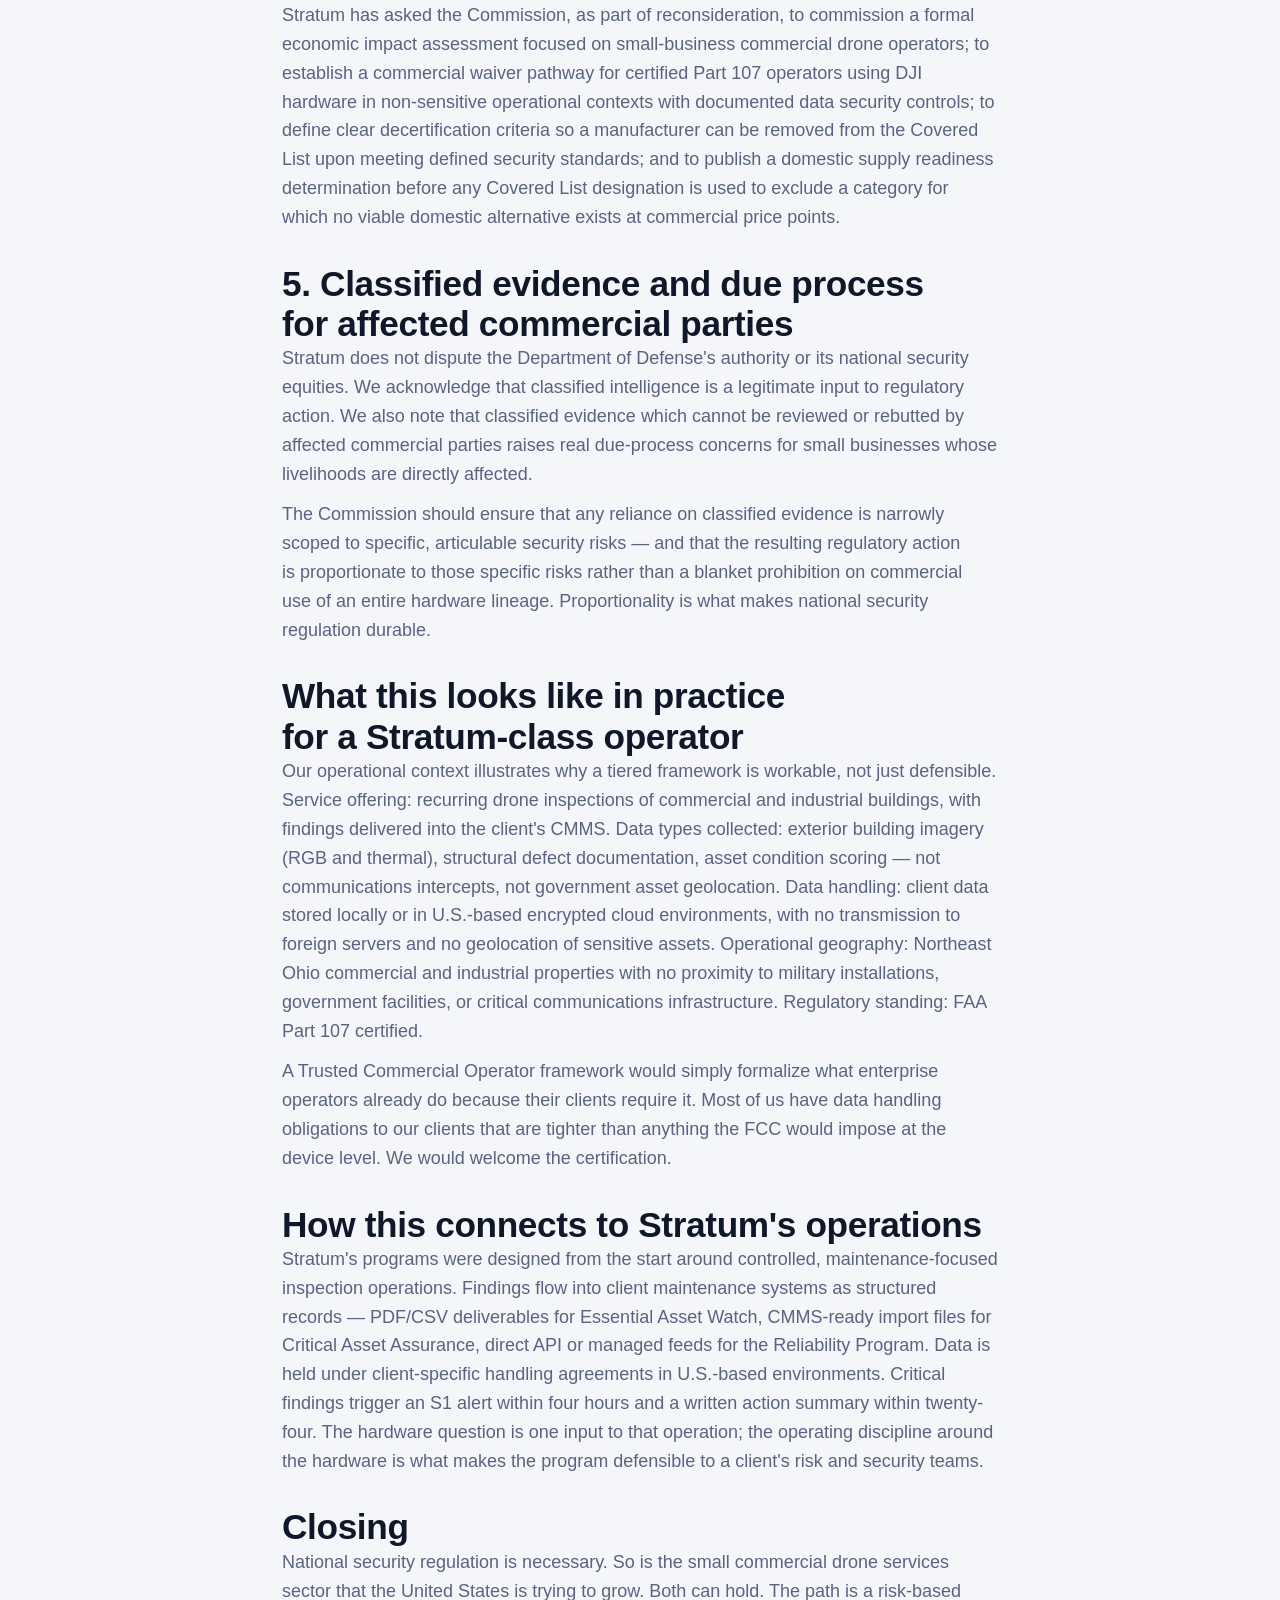
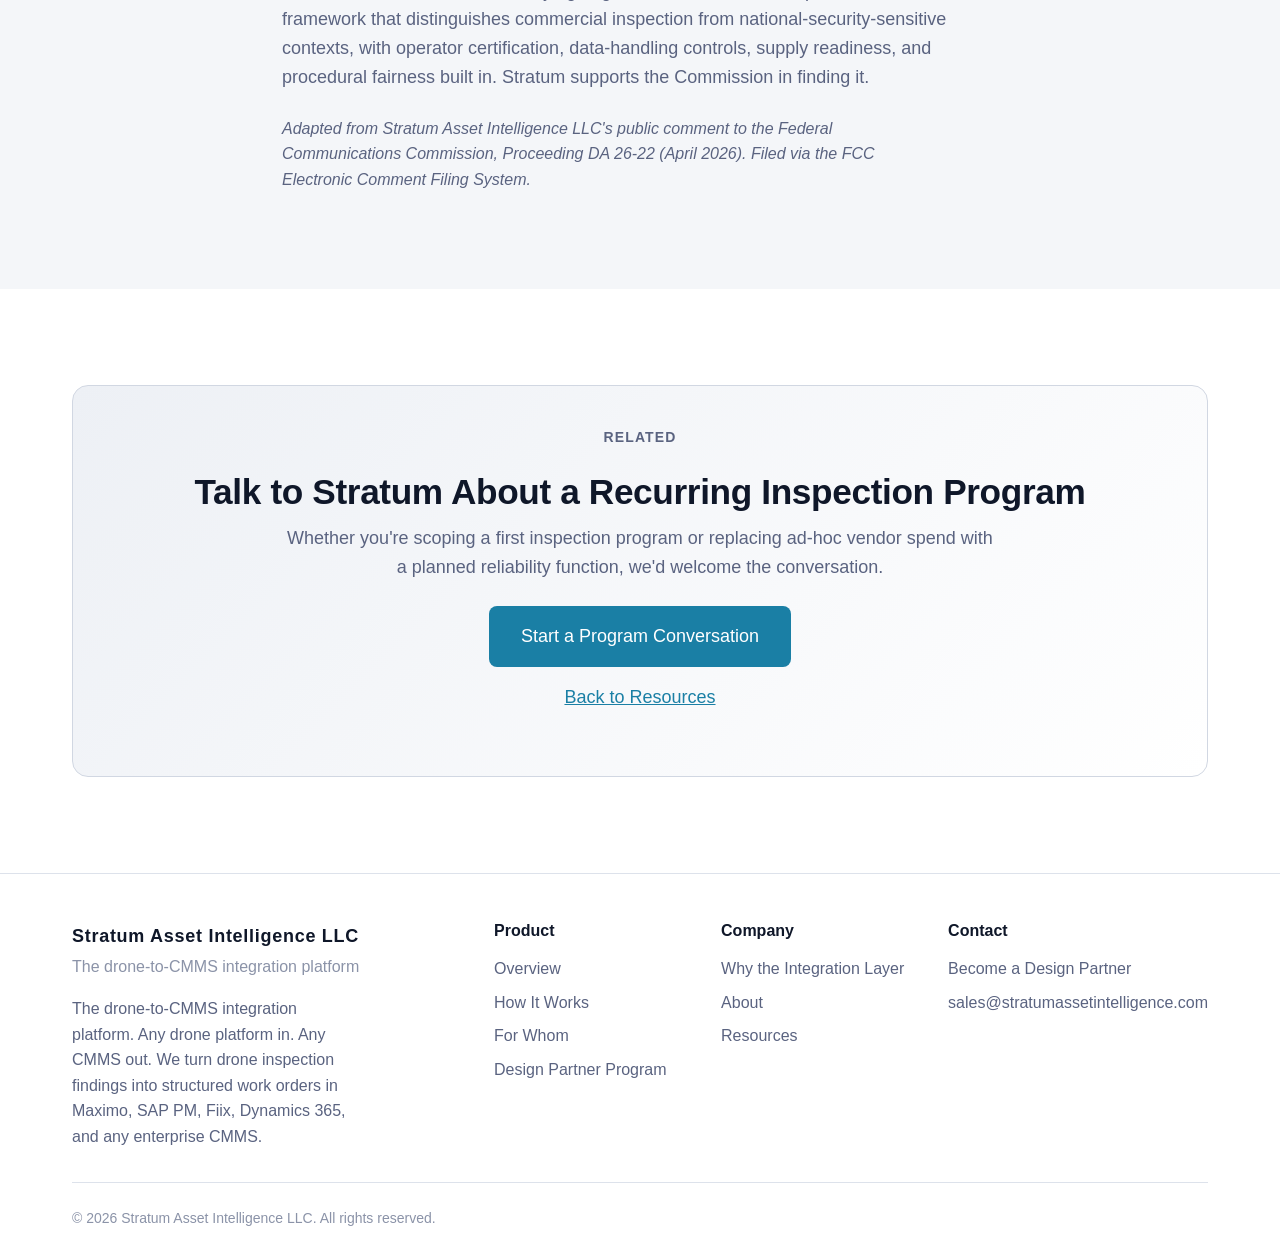
<file: commercial-drone-policy-risk-based-framework.html>
<!DOCTYPE html>
<html lang="en">
<head>
<meta charset="UTF-8">
<meta name="viewport" content="width=device-width, initial-scale=1.0">
<title>Why Commercial Drone Policy Needs a Risk-Based Framework — Stratum Asset Intelligence</title>
<meta name="description" content="Stratum Asset Intelligence's perspective on FCC commercial drone hardware regulation — the case for a tiered framework that distinguishes enterprise inspection from national-security-sensitive contexts.">

<link href="https://api.fontshare.com/v2/css?f[]=general-sans@400,500,600,700&f[]=satoshi@400,500,600,700&display=swap" rel="stylesheet">
<link rel="stylesheet" href="./base.css?v=2">
<link rel="stylesheet" href="./style.css?v=2">
</head>
<body>

<a href="#main" class="sr-only" style="position:fixed;top:0;left:0;z-index:100;padding:var(--space-3);background:var(--color-primary);color:#fff;">Skip to content</a>

<header class="site-header">
  <div class="container header-inner">
    <a href="./index.html" class="header-brand">
      <span class="header-brand-name">Stratum Asset Intelligence</span>
      <span class="header-brand-tagline">The drone-to-CMMS integration platform</span>
    </a>
        <nav class="nav-desktop" aria-label="Main navigation">
      <a href="./index.html" class="nav-link">Home</a>
      <a href="./product.html" class="nav-link">Product</a>
      <a href="./how-it-works.html" class="nav-link">How It Works</a>
      <a href="./industries.html" class="nav-link">For Whom</a>
      <a href="./resources.html" class="nav-link active" aria-current="page">Resources</a>
      <button class="theme-toggle" data-theme-toggle aria-label="Toggle theme"></button>
      <a href="./contact.html" class="btn btn-primary nav-cta">Contact</a>
    </nav>
    <div style="display:flex;align-items:center;gap:var(--space-2);">
      <button class="theme-toggle" data-theme-toggle aria-label="Toggle theme" style="display:none;"></button>
      <button class="mobile-menu-btn" aria-label="Open menu" aria-expanded="false">
        <svg width="24" height="24" viewBox="0 0 24 24" fill="none" stroke="currentColor" stroke-width="2"><path d="M3 12h18M3 6h18M3 18h18"/></svg>
      </button>
    </div>
  </div>
</header>

<nav class="mobile-nav is-closed" aria-label="Mobile navigation">
  <a href="./index.html" class="nav-link">Home</a>
  <a href="./product.html" class="nav-link">Product</a>
  <a href="./how-it-works.html" class="nav-link">How It Works</a>
  <a href="./industries.html" class="nav-link">For Whom</a>
  <a href="./resources.html" class="nav-link active" aria-current="page">Resources</a>
  <a href="./contact.html" class="btn btn-primary">Contact</a>
</nav>

<main id="main">

  <section class="page-header">
    <div class="container">
      <p class="overline">Industry Perspective &middot; Public Comment</p>
      <h1>Why Commercial Drone Policy Needs a Risk-Based Framework</h1>
      <p>National security regulation is important and legitimate. It is also more durable, more proportionate, and more effective when it distinguishes commercial inspection of private industrial property from contexts that are genuinely national-security-sensitive.</p>
      <p style="color:var(--color-text-muted);font-size:var(--text-sm);margin-top:var(--space-4);">By Justin Birch, Founder, Stratum Asset Intelligence LLC. Adapted from formal comments submitted in April 2026 to the FCC, Proceeding DA 26-22, Petition for Reconsideration of the December 2025 Covered List designation.</p>
    </div>
  </section>

  <section class="section">
    <div class="container" style="max-width:780px;">

      <p style="color:var(--color-text-muted);">Stratum Asset Intelligence runs recurring drone inspection programs for industrial and commercial facilities in Northeast Ohio. We fly preplanned, low-altitude routes over private property under controlled flight conditions, with no proximity to military installations or critical communications infrastructure, and we deliver findings into client maintenance systems as structured records. We do not collect intelligence. We collect roof condition.</p>

      <p style="color:var(--color-text-muted);margin-top:var(--space-4);">In December 2025 the FCC added DJI to its national security &ldquo;Covered List&rdquo; under the Secure and Trusted Communications Networks Act, blocking new DJI products from receiving FCC equipment authorization. The action treats a consumer recreational drone, a commercial inspection drone over a private industrial site, and a drone operating near a military installation as if they were the same regulatory object. They are not.</p>

      <p style="color:var(--color-text-muted);margin-top:var(--space-4);">Stratum filed a public comment in support of DJI's Petition for Reconsideration &mdash; not to dispute the FCC's national security mandate or the Department of Defense's classified equities, but to ask the Commission to apply that mandate proportionately. The version below is the founder-readable summary. The full filing is on the FCC's Electronic Comment Filing System under Proceeding DA 26-22.</p>

      <h2 style="margin-top:var(--space-8);">Why we filed</h2>
      <p style="color:var(--color-text-muted);">A blanket prohibition on new DJI hardware looks simple from a national security desk. From the desk of a small commercial operator, it looks like the rule that ends the business. There is no domestically produced enterprise drone available today at price-to-performance parity with DJI for the inspection profile we operate. American manufacturers, most notably Skydio, have pivoted heavily to defense and government channels. The commercial enterprise inspection segment &mdash; infrastructure, utilities, building envelope, agriculture &mdash; has not been backfilled. The result is not a market opportunity for U.S. industry; it is a vacuum, and small operators are the ones standing in it.</p>

      <h2 style="margin-top:var(--space-8);">1. Domestic supply readiness is a precondition, not an assumption</h2>
      <p style="color:var(--color-text-muted);">The premise underlying the Covered List designation appears to be that domestic manufacturers will step in. That premise should be tested before action, not assumed after. Before any Covered List designation is used to exclude a product category, the Commission should publish a domestic supply readiness determination &mdash; a factual finding as to whether viable domestic alternatives exist at commercial price points, for the operational profiles affected. If they do not, the Commission has not opened a market; it has closed one.</p>

      <h2 style="margin-top:var(--space-8);">2. Banning new hardware while existing hardware stays in service does not solve the security problem</h2>
      <p style="color:var(--color-text-muted);">Existing DJI hardware with prior FCC authorization remains fully legal to own and operate. If the underlying security concern is real, it is not mitigated by the Covered List designation &mdash; it persists in the installed base. Meanwhile, U.S. operators are denied access to newer DJI platforms with enhanced data security features, local processing, and improved encryption. The action freezes innovation without resolving the threat the Commission identified. Whatever the right answer is on national security grounds, this is not it.</p>

      <h2 style="margin-top:var(--space-8);">3. A single regulatory category cannot address fundamentally different risk profiles</h2>
      <p style="color:var(--color-text-muted);">A consumer drone flown near a military installation and a commercial inspection drone flown at low altitude over a private industrial roof present fundamentally different national security profiles. Treating them identically is not regulatory neutrality &mdash; it is regulatory imprecision.</p>
      <p style="color:var(--color-text-muted);margin-top:var(--space-3);">The Commission should establish a tiered commercial-use framework that accounts for, at minimum, four variables:</p>
      <ul style="color:var(--color-text-muted);margin-top:var(--space-3);padding-left:var(--space-6);">
        <li style="margin-bottom:var(--space-2);"><strong>Operational context.</strong> Proximity to sensitive infrastructure, flight altitude, airspace classification, asset type.</li>
        <li style="margin-bottom:var(--space-2);"><strong>Data-handling architecture.</strong> Local versus cloud storage, transmission security, data sovereignty controls, retention policy.</li>
        <li style="margin-bottom:var(--space-2);"><strong>Operator certification.</strong> FAA Part 107 status, enterprise data-handling agreements, third-party audit compliance.</li>
        <li><strong>Use case.</strong> Commercial inspection, agriculture, public safety, government and defense operations &mdash; all distinct.</li>
      </ul>
      <p style="color:var(--color-text-muted);margin-top:var(--space-3);">A Trusted Commercial Operator program for certified Part 107 operators with documented data security controls would let the Commission act on legitimate national security concerns where they actually exist while preserving the commercial drone services market the United States is trying to build.</p>

      <h2 style="margin-top:var(--space-8);">4. Procedural fairness: a transition pathway, a waiver mechanism, and decertification criteria</h2>
      <p style="color:var(--color-text-muted);">The December 2025 action was issued without a transition timeline, without a domestic manufacturing readiness assessment, without an economic impact study, and without a waiver pathway for commercial operators with no viable domestic alternative. This is procedurally avoidable.</p>
      <p style="color:var(--color-text-muted);margin-top:var(--space-3);">Stratum has asked the Commission, as part of reconsideration, to commission a formal economic impact assessment focused on small-business commercial drone operators; to establish a commercial waiver pathway for certified Part 107 operators using DJI hardware in non-sensitive operational contexts with documented data security controls; to define clear decertification criteria so a manufacturer can be removed from the Covered List upon meeting defined security standards; and to publish a domestic supply readiness determination before any Covered List designation is used to exclude a category for which no viable domestic alternative exists at commercial price points.</p>

      <h2 style="margin-top:var(--space-8);">5. Classified evidence and due process for affected commercial parties</h2>
      <p style="color:var(--color-text-muted);">Stratum does not dispute the Department of Defense's authority or its national security equities. We acknowledge that classified intelligence is a legitimate input to regulatory action. We also note that classified evidence which cannot be reviewed or rebutted by affected commercial parties raises real due-process concerns for small businesses whose livelihoods are directly affected.</p>
      <p style="color:var(--color-text-muted);margin-top:var(--space-3);">The Commission should ensure that any reliance on classified evidence is narrowly scoped to specific, articulable security risks &mdash; and that the resulting regulatory action is proportionate to those specific risks rather than a blanket prohibition on commercial use of an entire hardware lineage. Proportionality is what makes national security regulation durable.</p>

      <h2 style="margin-top:var(--space-8);">What this looks like in practice for a Stratum-class operator</h2>
      <p style="color:var(--color-text-muted);">Our operational context illustrates why a tiered framework is workable, not just defensible. Service offering: recurring drone inspections of commercial and industrial buildings, with findings delivered into the client's CMMS. Data types collected: exterior building imagery (RGB and thermal), structural defect documentation, asset condition scoring &mdash; not communications intercepts, not government asset geolocation. Data handling: client data stored locally or in U.S.-based encrypted cloud environments, with no transmission to foreign servers and no geolocation of sensitive assets. Operational geography: Northeast Ohio commercial and industrial properties with no proximity to military installations, government facilities, or critical communications infrastructure. Regulatory standing: FAA Part 107 certified.</p>
      <p style="color:var(--color-text-muted);margin-top:var(--space-3);">A Trusted Commercial Operator framework would simply formalize what enterprise operators already do because their clients require it. Most of us have data handling obligations to our clients that are tighter than anything the FCC would impose at the device level. We would welcome the certification.</p>

      <h2 style="margin-top:var(--space-8);">How this connects to Stratum's operations</h2>
      <p style="color:var(--color-text-muted);">Stratum's programs were designed from the start around controlled, maintenance-focused inspection operations. Findings flow into client maintenance systems as structured records &mdash; PDF/CSV deliverables for Essential Asset Watch, CMMS-ready import files for Critical Asset Assurance, direct API or managed feeds for the Reliability Program. Data is held under client-specific handling agreements in U.S.-based environments. Critical findings trigger an S1 alert within four hours and a written action summary within twenty-four. The hardware question is one input to that operation; the operating discipline around the hardware is what makes the program defensible to a client's risk and security teams.</p>

      <h2 style="margin-top:var(--space-8);">Closing</h2>
      <p style="color:var(--color-text-muted);">National security regulation is necessary. So is the small commercial drone services sector that the United States is trying to grow. Both can hold. The path is a risk-based framework that distinguishes commercial inspection from national-security-sensitive contexts, with operator certification, data-handling controls, supply readiness, and procedural fairness built in. Stratum supports the Commission in finding it.</p>

      <p style="color:var(--color-text-muted);margin-top:var(--space-6);font-size:var(--text-sm);"><em>Adapted from Stratum Asset Intelligence LLC's public comment to the Federal Communications Commission, Proceeding DA 26-22 (April 2026). Filed via the FCC Electronic Comment Filing System.</em></p>

    </div>
  </section>

  <!-- CTA -->
  <section class="section" style="background:var(--color-surface);">
    <div class="container">
      <div class="cta-banner fade-in">
        <p class="overline">Related</p>
        <h2>Talk to Stratum About a Recurring Inspection Program</h2>
        <p>Whether you're scoping a first inspection program or replacing ad-hoc vendor spend with a planned reliability function, we'd welcome the conversation.</p>
        <a href="./contact.html" class="btn btn-primary btn-lg">Start a Program Conversation</a>
        <p style="margin-top:var(--space-4);"><a href="./resources.html" style="color:var(--color-primary);">Back to Resources</a></p>
      </div>
    </div>
  </section>

</main>

<footer class="site-footer">
  <div class="container">
    <div class="footer-grid">
      <div class="footer-brand">
        <span class="footer-brand-name">Stratum Asset Intelligence LLC</span>
        <span class="footer-brand-tagline">The drone-to-CMMS integration platform</span>
        <p>The drone-to-CMMS integration platform. Any drone platform in. Any CMMS out. We turn drone inspection findings into structured work orders in Maximo, SAP PM, Fiix, Dynamics 365, and any enterprise CMMS.</p>
      </div>

      <div class="footer-col">
        <h4>Product</h4>
        <a href="./product.html">Overview</a>
        <a href="./how-it-works.html">How It Works</a>
        <a href="./industries.html">For Whom</a>
        <a href="./contact.html?program=design-partner">Design Partner Program</a>
      </div>

      <div class="footer-col">
        <h4>Company</h4>
        <a href="./why-stratum.html">Why the Integration Layer</a>
        <a href="./about.html">About</a>
        <a href="./resources.html">Resources</a>
      </div>

      <div class="footer-col">
        <h4>Contact</h4>
        <a href="./contact.html?program=design-partner">Become a Design Partner</a>
        <a href="mailto:sales@stratumassetintelligence.com">sales@stratumassetintelligence.com</a>
      </div>
    </div>

    <div class="footer-bottom">
      <span>&copy; 2026 Stratum Asset Intelligence LLC. All rights reserved.</span>
    </div>
  </div>
</footer>

<script src="./app.js?v=2" defer></script>
</body>
</html>
</file>
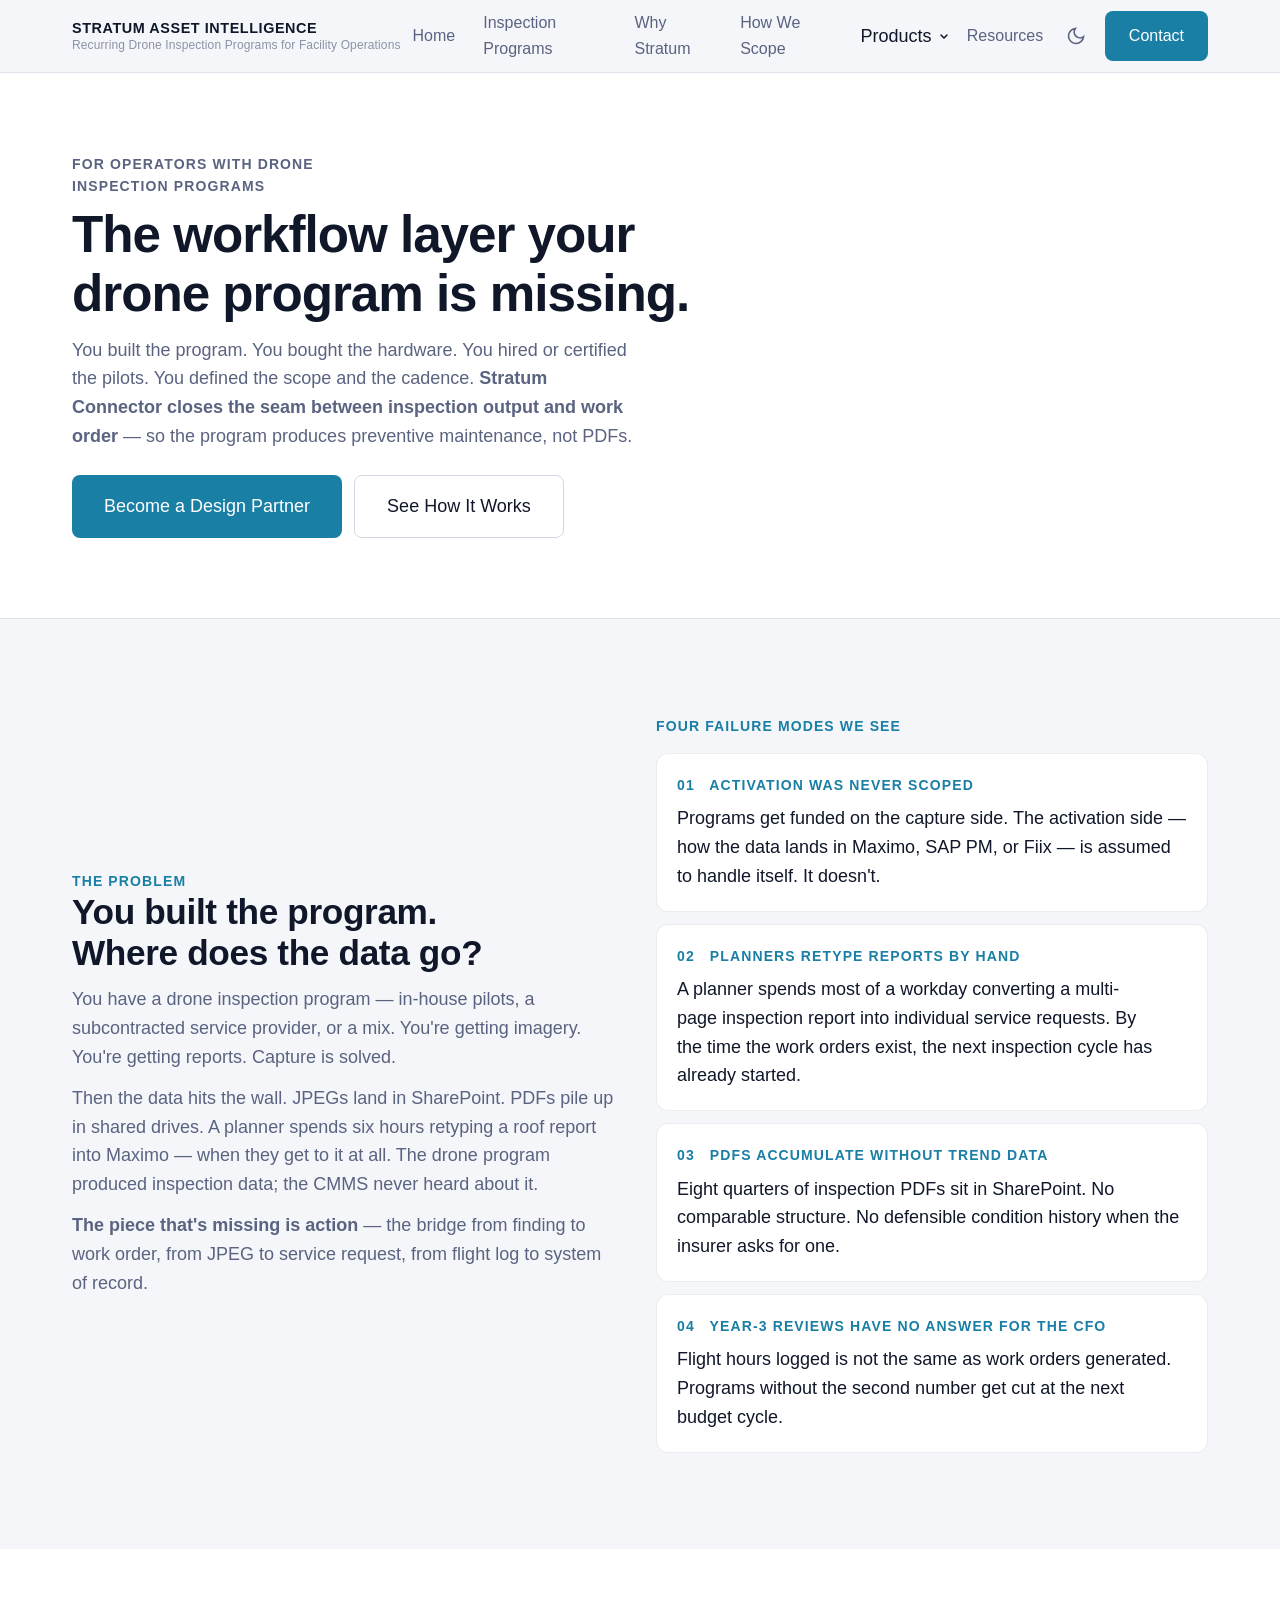
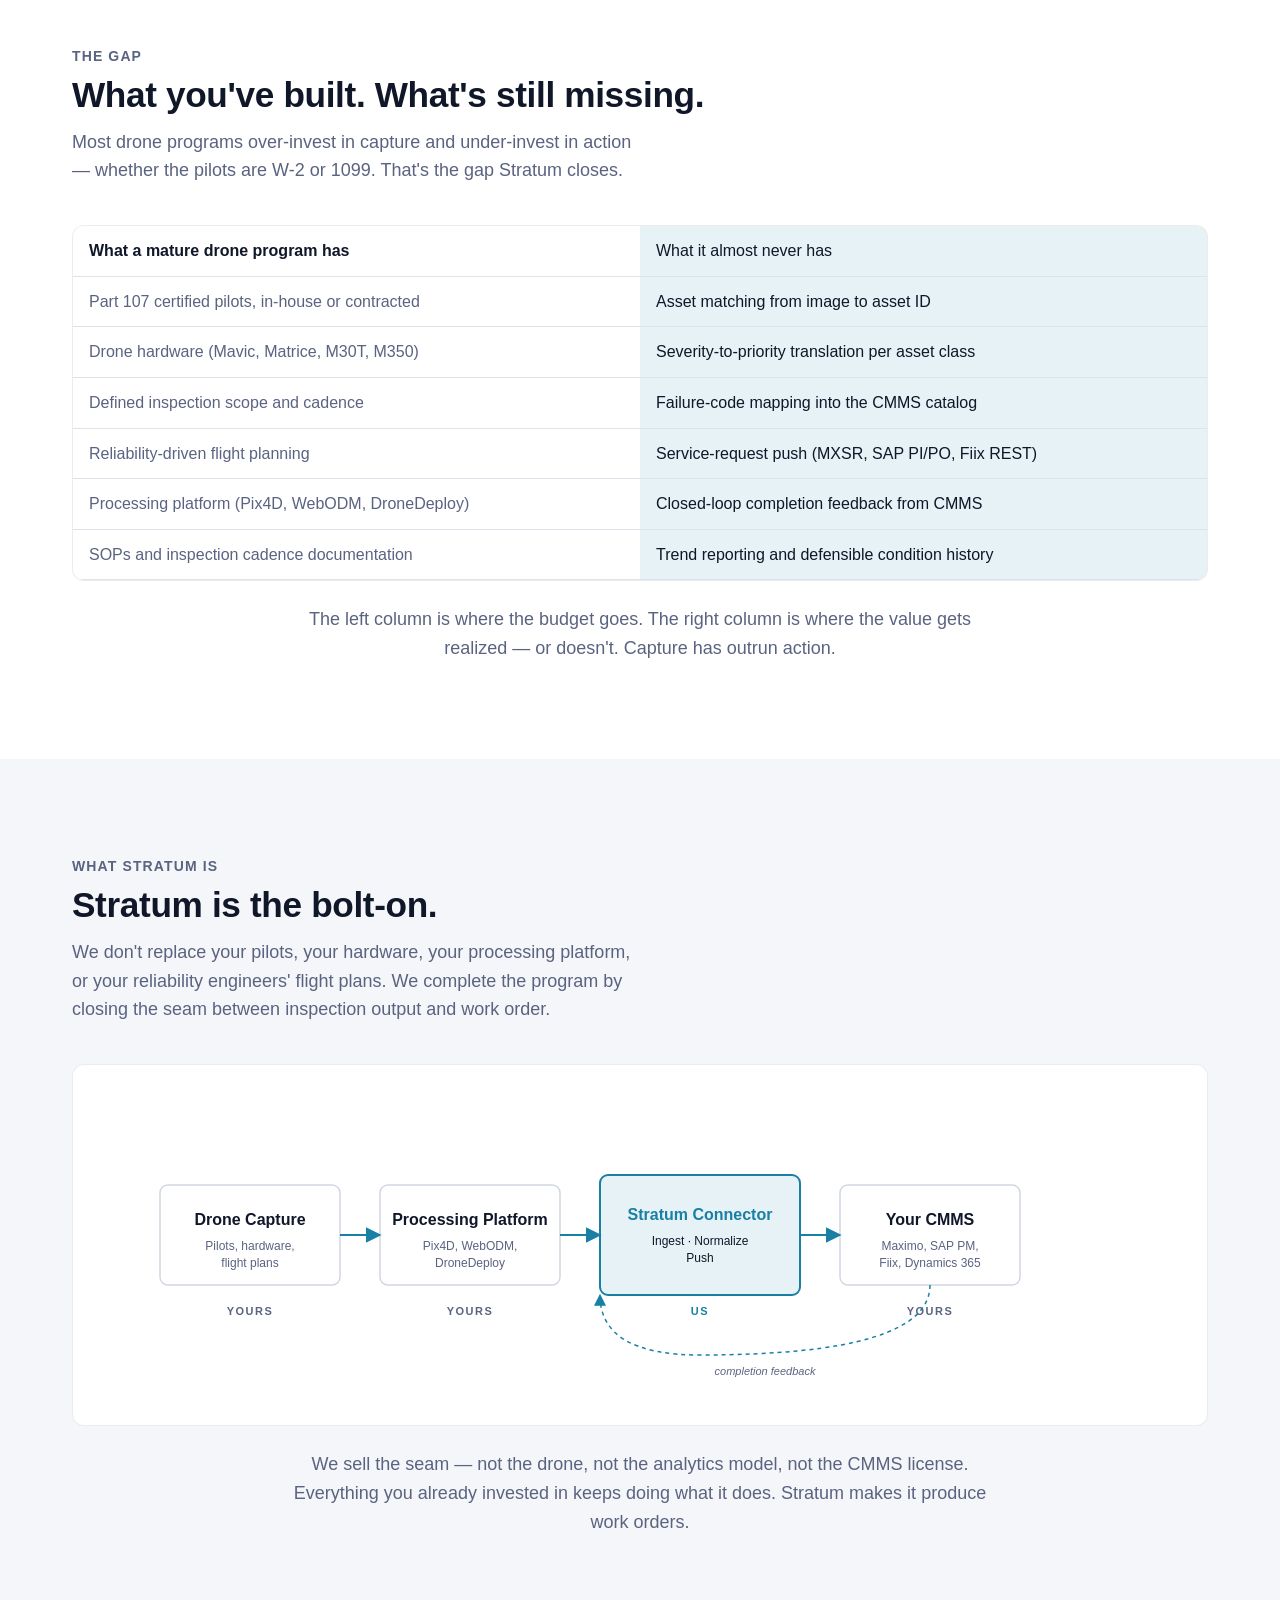
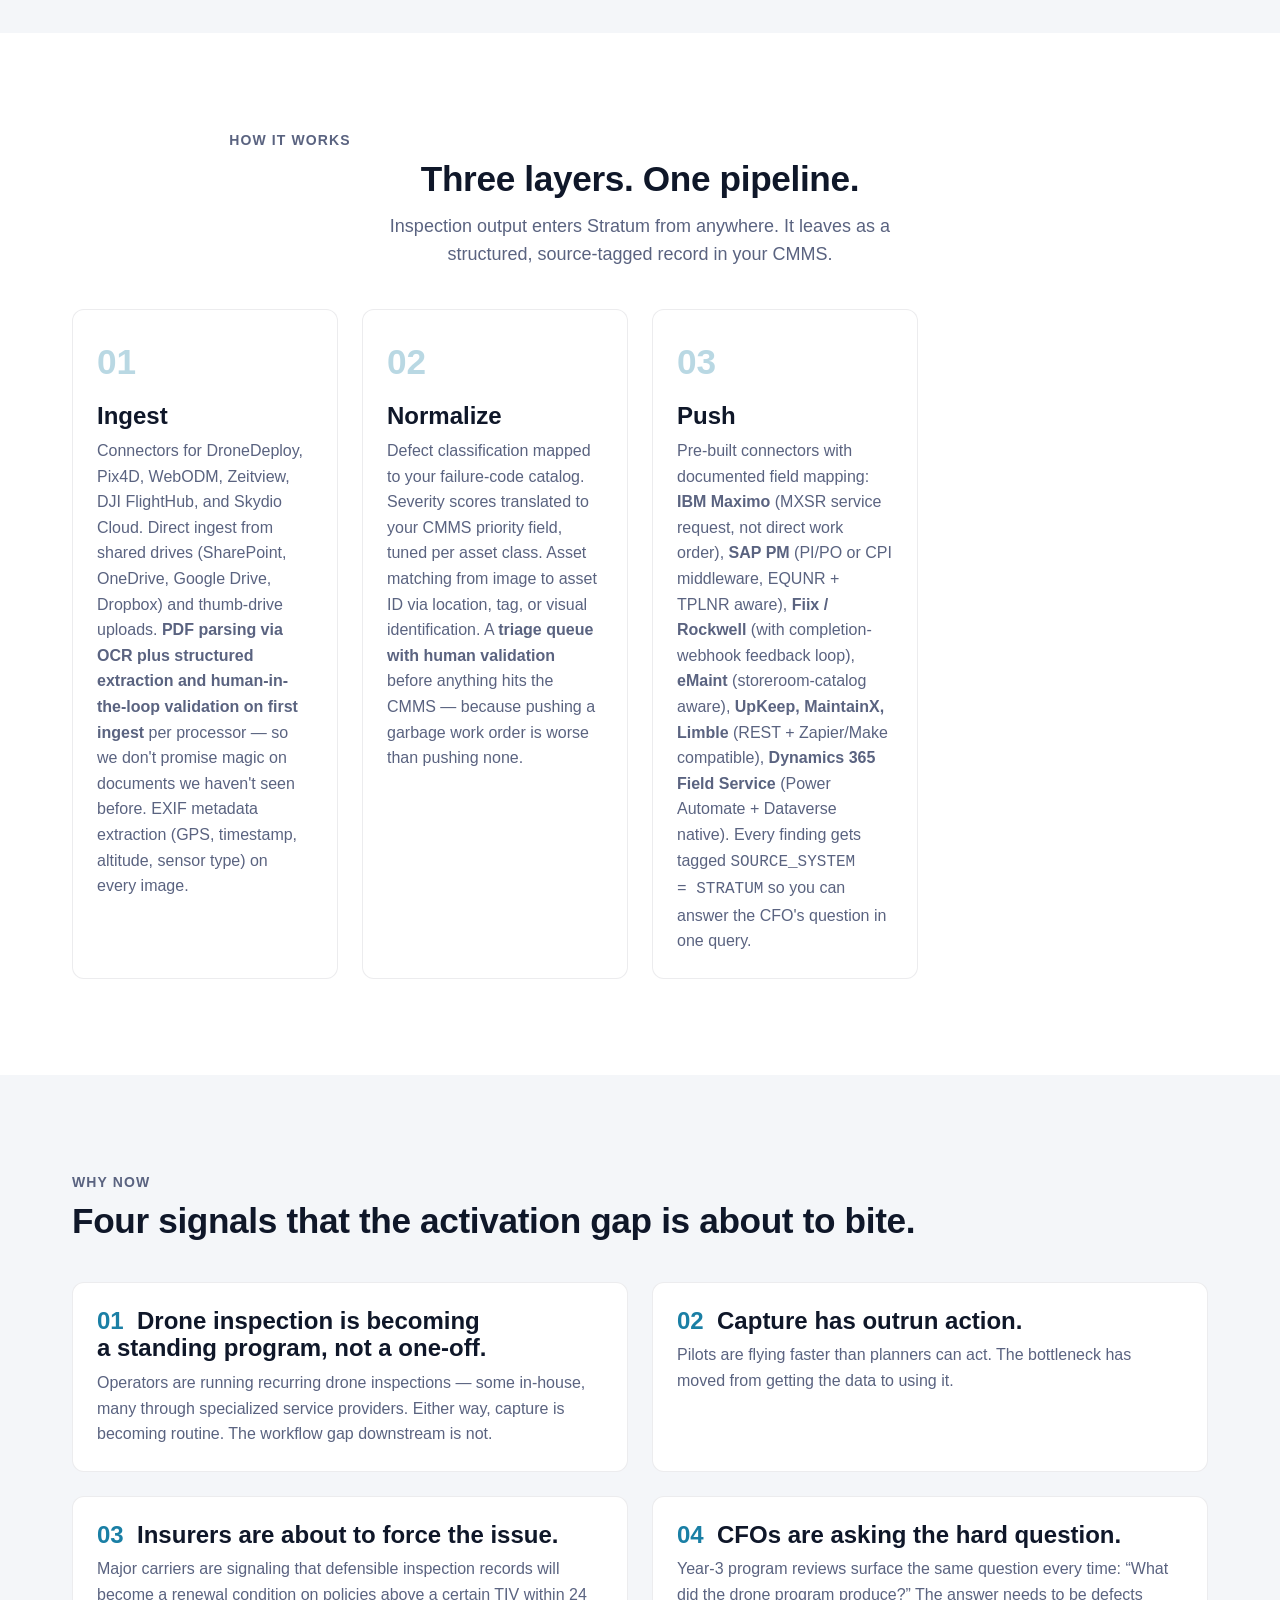
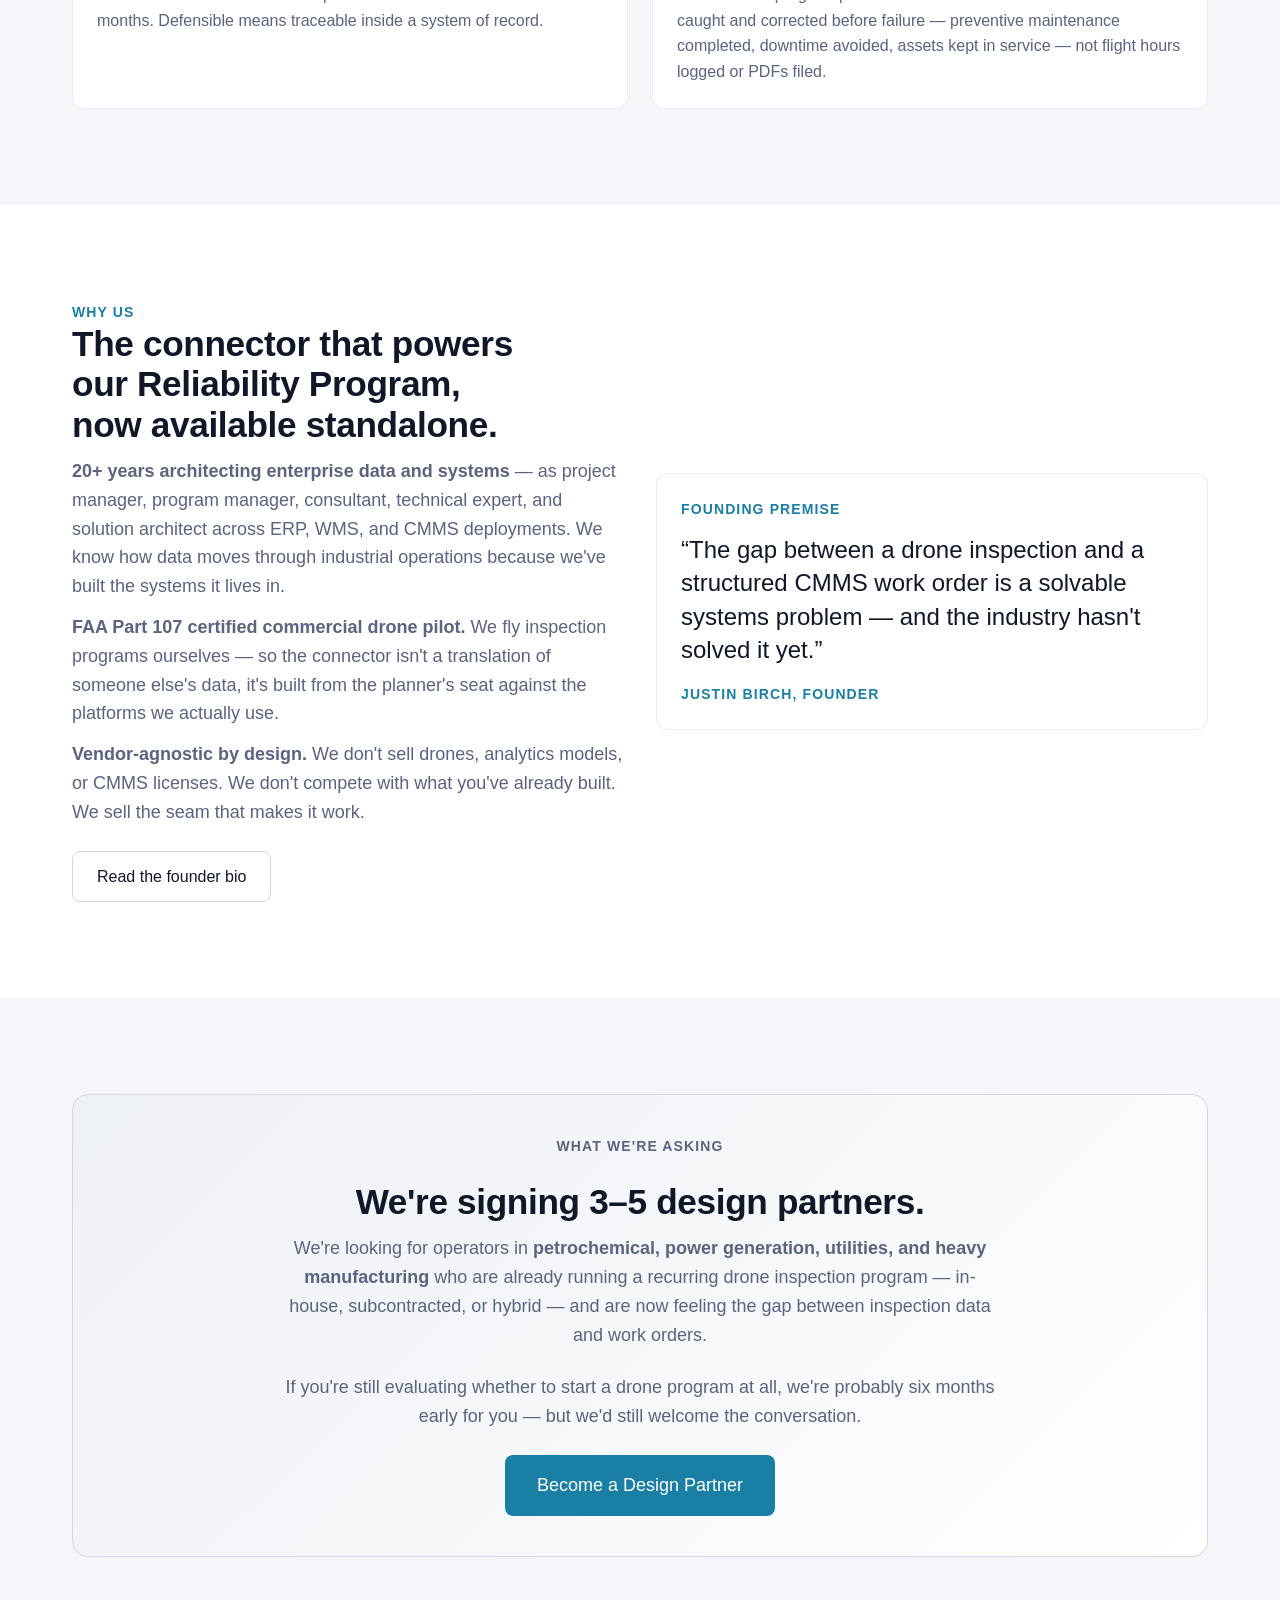
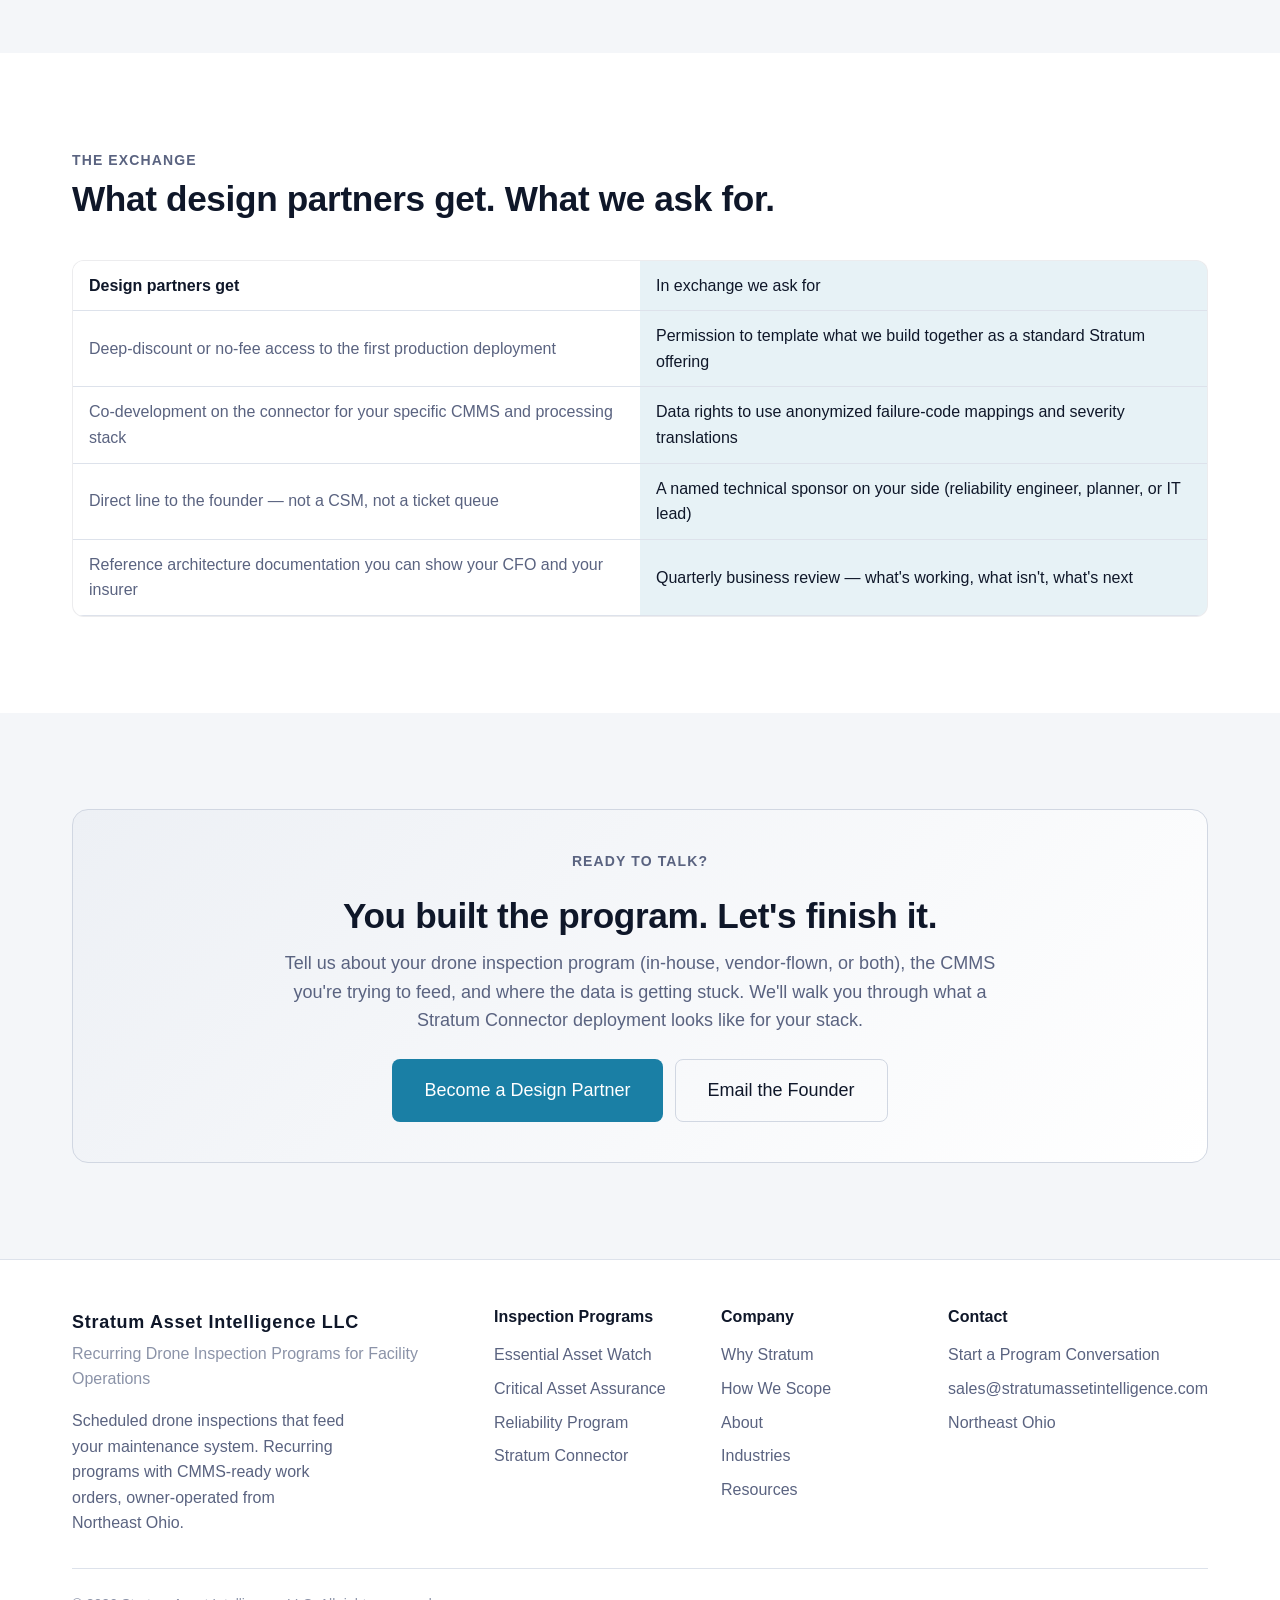
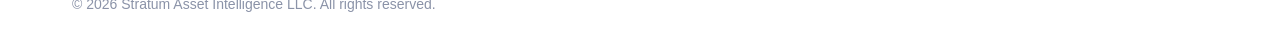
<file: connector.html>
<!DOCTYPE html>
<html lang="en">
<head>
<meta charset="UTF-8">
<meta name="viewport" content="width=device-width, initial-scale=1.0">
<title>Stratum Connector — The Workflow Layer Your Drone Inspection Program Is Missing</title>
<meta name="description" content="Stratum Connector is the bolt-on data bridge for drone inspection programs — in-house or vendor-flown. We close the seam between inspection output and your CMMS — Maximo, SAP PM, Fiix, Dynamics 365, and more.">
<meta property="og:title" content="Stratum Connector — Bolt-On for Drone Inspection Programs">
<meta property="og:description" content="You built the program. We close the seam between inspection output and work order.">
<meta property="og:type" content="website">

<link href="https://api.fontshare.com/v2/css?f[]=general-sans@400,500,600,700&f[]=satoshi@400,500,600,700&display=swap" rel="stylesheet">
<link rel="stylesheet" href="./base.css?v=2">
<link rel="stylesheet" href="./style.css?v=2">
</head>
<body>

<!-- Skip Link -->
<a href="#main" class="sr-only" style="position:fixed;top:0;left:0;z-index:100;padding:var(--space-3);background:var(--color-primary);color:#fff;">Skip to content</a>

<!-- Header -->
<header class="site-header">
  <div class="container header-inner">
    <a href="./index.html" class="header-brand">
      <span class="header-brand-name">Stratum Asset Intelligence</span>
      <span class="header-brand-tagline">Recurring Drone Inspection Programs for Facility Operations</span>
    </a>

    <nav class="nav-desktop" aria-label="Main navigation">
      <a href="./index.html" class="nav-link">Home</a>
      <a href="./services.html" class="nav-link">Inspection Programs</a>
      <a href="./why-stratum.html" class="nav-link">Why Stratum</a>
      <a href="./how-programs-are-scoped.html" class="nav-link">How We Scope</a>
      <div class="nav-dropdown" data-nav-dropdown><button class="nav-link nav-dropdown-trigger" aria-haspopup="true" aria-expanded="false" type="button">Products<svg class="nav-dropdown-caret" width="10" height="10" viewBox="0 0 10 10" aria-hidden="true"><path d="M2 4l3 3 3-3" fill="none" stroke="currentColor" stroke-width="1.5" stroke-linecap="round" stroke-linejoin="round"/></svg></button><div class="nav-dropdown-menu" role="menu" aria-label="Products"><div class="nav-dropdown-menu-inner"><a href="./connector.html" class="nav-dropdown-item" role="menuitem" aria-current="page"><span class="nav-dropdown-item-title">Stratum Connector</span><span class="nav-dropdown-item-desc">For drone-inspected operations</span></a></div></div></div>
      <a href="./resources.html" class="nav-link">Resources</a>
      <button class="theme-toggle" data-theme-toggle aria-label="Toggle theme"></button>
      <a href="./contact.html" class="btn btn-primary nav-cta">Contact</a>
    </nav>

    <div style="display:flex;align-items:center;gap:var(--space-2);">
      <button class="theme-toggle" data-theme-toggle aria-label="Toggle theme" style="display:none;"></button>
      <button class="mobile-menu-btn"
        aria-label="Open navigation"
        aria-expanded="false"
        data-state="closed">
        <span class="mobile-menu-icon" aria-hidden="true">
          <svg width="24" height="24" viewBox="0 0 24 24" fill="none"
               stroke="currentColor" stroke-width="2">
            <path d="M3 12h18M3 6h18M3 18h18"/>
          </svg>
        </span>
      </button>
    </div>
  </div>
</header>

<nav class="mobile-nav is-closed" aria-label="Mobile navigation">
  <a href="./index.html" class="nav-link">Home</a>
  <a href="./services.html" class="nav-link">Inspection Programs</a>
  <a href="./why-stratum.html" class="nav-link">Why Stratum</a>
  <a href="./how-programs-are-scoped.html" class="nav-link">How We Scope</a>
  <div class="mobile-nav-group" data-mobile-accordion>
    <button class="nav-link mobile-nav-accordion-trigger" aria-expanded="true" type="button">
      Products
      <svg class="nav-dropdown-caret" width="12" height="12" viewBox="0 0 10 10" aria-hidden="true"><path d="M2 4l3 3 3-3" fill="none" stroke="currentColor" stroke-width="1.5" stroke-linecap="round" stroke-linejoin="round"/></svg>
    </button>
    <div class="mobile-nav-submenu">
      <a href="./connector.html" class="nav-link mobile-nav-subitem" aria-current="page">Stratum Connector</a>
    </div>
  </div>
  <a href="./resources.html" class="nav-link">Resources</a>
  <a href="./contact.html" class="btn btn-primary">Contact</a>
</nav>

<main id="main">

  <!-- Hero -->
  <section class="page-header">
    <div class="container">
      <p class="overline">For Operators With Drone Inspection Programs</p>
      <h1>The workflow layer your drone program is missing.</h1>
      <p>You built the program. You bought the hardware. You hired or certified the pilots. You defined the scope and the cadence. <strong>Stratum Connector closes the seam between inspection output and work order</strong> — so the program produces preventive maintenance, not PDFs.</p>
      <div class="hero-actions" style="margin-top:var(--space-6);display:flex;flex-wrap:wrap;gap:var(--space-3);">
        <a href="./contact.html?program=design-partner" class="btn btn-primary btn-lg">Become a Design Partner</a>
        <a href="#how-it-works" class="btn btn-outline btn-lg">See How It Works</a>
      </div>
    </div>
  </section>

  <!-- Problem framing -->
  <section class="section">
    <div class="container">
      <div class="two-col">
        <div class="fade-in">
          <p class="overline">The Problem</p>
          <h2>You built the program. Where does the data go?</h2>
          <p style="color:var(--color-text-muted);margin-top:var(--space-3);">You have a drone inspection program — in-house pilots, a subcontracted service provider, or a mix. You're getting imagery. You're getting reports. Capture is solved.</p>
          <p style="color:var(--color-text-muted);margin-top:var(--space-3);">Then the data hits the wall. JPEGs land in SharePoint. PDFs pile up in shared drives. A planner spends six hours retyping a roof report into Maximo — when they get to it at all. The drone program produced inspection data; the CMMS never heard about it.</p>
          <p style="color:var(--color-text-muted);margin-top:var(--space-3);"><strong>The piece that's missing is action</strong> — the bridge from finding to work order, from JPEG to service request, from flight log to system of record.</p>
        </div>

        <div class="fade-in" style="display:flex;flex-direction:column;gap:var(--space-3);">
          <p class="overline" style="margin-bottom:var(--space-1);">Four Failure Modes We See</p>
          <div class="card" style="padding:var(--space-5);">
            <p class="overline" style="color:var(--color-primary);">01 &nbsp; Activation Was Never Scoped</p>
            <p style="margin-top:var(--space-2);color:var(--color-text);">Programs get funded on the capture side. The activation side &mdash; how the data lands in Maximo, SAP PM, or Fiix &mdash; is assumed to handle itself. It doesn't.</p>
          </div>
          <div class="card" style="padding:var(--space-5);">
            <p class="overline" style="color:var(--color-primary);">02 &nbsp; Planners Retype Reports By Hand</p>
            <p style="margin-top:var(--space-2);color:var(--color-text);">A planner spends most of a workday converting a multi-page inspection report into individual service requests. By the time the work orders exist, the next inspection cycle has already started.</p>
          </div>
          <div class="card" style="padding:var(--space-5);">
            <p class="overline" style="color:var(--color-primary);">03 &nbsp; PDFs Accumulate Without Trend Data</p>
            <p style="margin-top:var(--space-2);color:var(--color-text);">Eight quarters of inspection PDFs sit in SharePoint. No comparable structure. No defensible condition history when the insurer asks for one.</p>
          </div>
          <div class="card" style="padding:var(--space-5);">
            <p class="overline" style="color:var(--color-primary);">04 &nbsp; Year-3 Reviews Have No Answer For The CFO</p>
            <p style="margin-top:var(--space-2);color:var(--color-text);">Flight hours logged is not the same as work orders generated. Programs without the second number get cut at the next budget cycle.</p>
          </div>
        </div>
      </div>
    </div>
  </section>

  <!-- Gap table -->
  <section class="section" style="background:var(--color-surface);">
    <div class="container">
      <div class="section-header fade-in">
        <p class="overline">The Gap</p>
        <h2>What you've built. What's still missing.</h2>
        <p>Most drone programs over-invest in capture and under-invest in action — whether the pilots are W-2 or 1099. That's the gap Stratum closes.</p>
      </div>

      <div class="comparison-table card fade-in" style="padding:0;overflow:hidden;">
        <table>
          <thead>
            <tr>
              <th style="width:50%;">What a mature drone program has</th>
              <th style="width:50%;" class="highlight-col">What it almost never has</th>
            </tr>
          </thead>
          <tbody>
            <tr>
              <td>Part 107 certified pilots, in-house or contracted</td>
              <td class="highlight-col">Asset matching from image to asset ID</td>
            </tr>
            <tr>
              <td>Drone hardware (Mavic, Matrice, M30T, M350)</td>
              <td class="highlight-col">Severity-to-priority translation per asset class</td>
            </tr>
            <tr>
              <td>Defined inspection scope and cadence</td>
              <td class="highlight-col">Failure-code mapping into the CMMS catalog</td>
            </tr>
            <tr>
              <td>Reliability-driven flight planning</td>
              <td class="highlight-col">Service-request push (MXSR, SAP PI/PO, Fiix REST)</td>
            </tr>
            <tr>
              <td>Processing platform (Pix4D, WebODM, DroneDeploy)</td>
              <td class="highlight-col">Closed-loop completion feedback from CMMS</td>
            </tr>
            <tr>
              <td>SOPs and inspection cadence documentation</td>
              <td class="highlight-col">Trend reporting and defensible condition history</td>
            </tr>
          </tbody>
        </table>
      </div>

      <p style="color:var(--color-text-muted);margin-top:var(--space-6);text-align:center;max-width:72ch;margin-inline:auto;">
        The left column is where the budget goes. The right column is where the value gets realized &mdash;
        or doesn't. Capture has outrun action.
      </p>
    </div>
  </section>

  <!-- Bolt-on diagram -->
  <section class="section">
    <div class="container">
      <div class="section-header fade-in">
        <p class="overline">What Stratum Is</p>
        <h2>Stratum is the bolt-on.</h2>
        <p>We don't replace your pilots, your hardware, your processing platform, or your reliability engineers' flight plans. We complete the program by closing the seam between inspection output and work order.</p>
      </div>

      <div class="card fade-in" style="padding:var(--space-10) var(--space-6);overflow-x:auto;">
        <svg viewBox="0 0 1000 280" style="width:100%;height:auto;max-width:1000px;margin:0 auto;display:block;" role="img" aria-label="Flow diagram: Drone Capture (yours) connects to Processing Platform (yours), which connects through Stratum Connector (us) to your CMMS (yours).">
          <defs>
            <marker id="arrow" viewBox="0 0 10 10" refX="9" refY="5" markerWidth="8" markerHeight="8" orient="auto-start-reverse">
              <path d="M0,0 L10,5 L0,10 z" fill="var(--color-primary)"/>
            </marker>
          </defs>
          <!-- Boxes -->
          <g font-family="General Sans, sans-serif">
            <!-- Drone Capture -->
            <rect x="20" y="80" width="180" height="100" rx="8" fill="var(--color-surface)" stroke="var(--color-border)" stroke-width="1.5"/>
            <text x="110" y="120" text-anchor="middle" font-size="16" font-weight="600" fill="var(--color-text)">Drone Capture</text>
            <text x="110" y="145" text-anchor="middle" font-size="12" fill="var(--color-text-muted)">Pilots, hardware,</text>
            <text x="110" y="162" text-anchor="middle" font-size="12" fill="var(--color-text-muted)">flight plans</text>
            <text x="110" y="210" text-anchor="middle" font-size="11" font-weight="600" letter-spacing="1.5" fill="var(--color-text-muted)">YOURS</text>

            <!-- Processing -->
            <rect x="240" y="80" width="180" height="100" rx="8" fill="var(--color-surface)" stroke="var(--color-border)" stroke-width="1.5"/>
            <text x="330" y="120" text-anchor="middle" font-size="16" font-weight="600" fill="var(--color-text)">Processing Platform</text>
            <text x="330" y="145" text-anchor="middle" font-size="12" fill="var(--color-text-muted)">Pix4D, WebODM,</text>
            <text x="330" y="162" text-anchor="middle" font-size="12" fill="var(--color-text-muted)">DroneDeploy</text>
            <text x="330" y="210" text-anchor="middle" font-size="11" font-weight="600" letter-spacing="1.5" fill="var(--color-text-muted)">YOURS</text>

            <!-- Stratum -->
            <rect x="460" y="70" width="200" height="120" rx="8" fill="var(--color-primary-light)" stroke="var(--color-primary)" stroke-width="2"/>
            <text x="560" y="115" text-anchor="middle" font-size="16" font-weight="700" fill="var(--color-primary)">Stratum Connector</text>
            <text x="560" y="140" text-anchor="middle" font-size="12" fill="var(--color-text)">Ingest &middot; Normalize</text>
            <text x="560" y="157" text-anchor="middle" font-size="12" fill="var(--color-text)">Push</text>
            <text x="560" y="210" text-anchor="middle" font-size="11" font-weight="700" letter-spacing="1.5" fill="var(--color-primary)">US</text>

            <!-- CMMS -->
            <rect x="700" y="80" width="180" height="100" rx="8" fill="var(--color-surface)" stroke="var(--color-border)" stroke-width="1.5"/>
            <text x="790" y="120" text-anchor="middle" font-size="16" font-weight="600" fill="var(--color-text)">Your CMMS</text>
            <text x="790" y="145" text-anchor="middle" font-size="12" fill="var(--color-text-muted)">Maximo, SAP PM,</text>
            <text x="790" y="162" text-anchor="middle" font-size="12" fill="var(--color-text-muted)">Fiix, Dynamics 365</text>
            <text x="790" y="210" text-anchor="middle" font-size="11" font-weight="600" letter-spacing="1.5" fill="var(--color-text-muted)">YOURS</text>

            <!-- Arrows -->
            <line x1="200" y1="130" x2="240" y2="130" stroke="var(--color-primary)" stroke-width="2" marker-end="url(#arrow)"/>
            <line x1="420" y1="130" x2="460" y2="130" stroke="var(--color-primary)" stroke-width="2" marker-end="url(#arrow)"/>
            <line x1="660" y1="130" x2="700" y2="130" stroke="var(--color-primary)" stroke-width="2" marker-end="url(#arrow)"/>

            <!-- Feedback loop -->
            <path d="M 790 180 Q 790 250 560 250 Q 460 250 460 190" fill="none" stroke="var(--color-primary)" stroke-width="1.5" stroke-dasharray="4 4" marker-end="url(#arrow)"/>
            <text x="625" y="270" text-anchor="middle" font-size="11" font-style="italic" fill="var(--color-text-muted)">completion feedback</text>
          </g>
        </svg>
      </div>

      <p style="color:var(--color-text-muted);margin-top:var(--space-6);text-align:center;max-width:72ch;margin-inline:auto;">
        We sell the seam &mdash; not the drone, not the analytics model, not the CMMS license.
        Everything you already invested in keeps doing what it does. Stratum makes it produce work orders.
      </p>
    </div>
  </section>

  <!-- How it works — three-layer ingest -->
  <section class="section" id="how-it-works" style="background:var(--color-surface);">
    <div class="container">
      <div class="section-header text-center fade-in" style="margin-inline:auto;">
        <p class="overline">How It Works</p>
        <h2>Three layers. One pipeline.</h2>
        <p style="margin-inline:auto;">Inspection output enters Stratum from anywhere. It leaves as a structured, source-tagged record in your CMMS.</p>
      </div>

      <div class="process-steps">
        <div class="process-step card fade-in">
          <div class="step-number">01</div>
          <h3>Ingest</h3>
          <p>Connectors for DroneDeploy, Pix4D, WebODM, Zeitview, DJI FlightHub, and Skydio Cloud. Direct ingest from shared drives (SharePoint, OneDrive, Google Drive, Dropbox) and thumb-drive uploads. <strong>PDF parsing via OCR plus structured extraction and human-in-the-loop validation on first ingest</strong> per processor — so we don't promise magic on documents we haven't seen before. EXIF metadata extraction (GPS, timestamp, altitude, sensor type) on every image.</p>
        </div>
        <div class="process-step card fade-in">
          <div class="step-number">02</div>
          <h3>Normalize</h3>
          <p>Defect classification mapped to your failure-code catalog. Severity scores translated to your CMMS priority field, tuned per asset class. Asset matching from image to asset ID via location, tag, or visual identification. A <strong>triage queue with human validation</strong> before anything hits the CMMS &mdash; because pushing a garbage work order is worse than pushing none.</p>
        </div>
        <div class="process-step card fade-in">
          <div class="step-number">03</div>
          <h3>Push</h3>
          <p>Pre-built connectors with documented field mapping: <strong>IBM Maximo</strong> (MXSR service request, not direct work order), <strong>SAP PM</strong> (PI/PO or CPI middleware, EQUNR + TPLNR aware), <strong>Fiix / Rockwell</strong> (with completion-webhook feedback loop), <strong>eMaint</strong> (storeroom-catalog aware), <strong>UpKeep, MaintainX, Limble</strong> (REST + Zapier/Make compatible), <strong>Dynamics 365 Field Service</strong> (Power Automate + Dataverse native). Every finding gets tagged <code>SOURCE_SYSTEM = STRATUM</code> so you can answer the CFO's question in one query.</p>
        </div>
      </div>
    </div>
  </section>

  <!-- Why now -->
  <section class="section">
    <div class="container">
      <div class="section-header fade-in">
        <p class="overline">Why Now</p>
        <h2>Four signals that the activation gap is about to bite.</h2>
      </div>

      <div class="feature-grid feature-grid--2">
        <div class="card feature-card fade-in">
          <h3><span style="color:var(--color-primary);">01</span>&nbsp;&nbsp;Drone inspection is becoming a standing program, not a one-off.</h3>
          <p>Operators are running recurring drone inspections — some in-house, many through specialized service providers. Either way, capture is becoming routine. The workflow gap downstream is not.</p>
        </div>
        <div class="card feature-card fade-in">
          <h3><span style="color:var(--color-primary);">02</span>&nbsp;&nbsp;Capture has outrun action.</h3>
          <p>Pilots are flying faster than planners can act. The bottleneck has moved from getting the data to using it.</p>
        </div>
        <div class="card feature-card fade-in">
          <h3><span style="color:var(--color-primary);">03</span>&nbsp;&nbsp;Insurers are about to force the issue.</h3>
          <p>Major carriers are signaling that defensible inspection records will become a renewal condition on policies above a certain TIV within 24 months. Defensible means traceable inside a system of record.</p>
        </div>
        <div class="card feature-card fade-in">
          <h3><span style="color:var(--color-primary);">04</span>&nbsp;&nbsp;CFOs are asking the hard question.</h3>
          <p>Year-3 program reviews surface the same question every time: &ldquo;What did the drone program produce?&rdquo; The answer needs to be defects caught and corrected before failure &mdash; preventive maintenance completed, downtime avoided, assets kept in service &mdash; not flight hours logged or PDFs filed.</p>
        </div>
      </div>
    </div>
  </section>

  <!-- Why us -->
  <section class="section" style="background:var(--color-surface);">
    <div class="container">
      <div class="two-col">
        <div class="fade-in">
          <p class="overline">Why Us</p>
          <h2>The connector that powers our Reliability Program, now available standalone.</h2>
          <p style="color:var(--color-text-muted);margin-top:var(--space-3);"><strong>20+ years architecting enterprise data and systems</strong> &mdash; as project manager, program manager, consultant, technical expert, and solution architect across ERP, WMS, and CMMS deployments. We know how data moves through industrial operations because we've built the systems it lives in.</p>
          <p style="color:var(--color-text-muted);margin-top:var(--space-3);"><strong>FAA Part 107 certified commercial drone pilot.</strong> We fly inspection programs ourselves &mdash; so the connector isn't a translation of someone else's data, it's built from the planner's seat against the platforms we actually use.</p>
          <p style="color:var(--color-text-muted);margin-top:var(--space-3);"><strong>Vendor-agnostic by design.</strong> We don't sell drones, analytics models, or CMMS licenses. We don't compete with what you've already built. We sell the seam that makes it work.</p>
          <a href="./about.html" class="btn btn-outline mt-6">Read the founder bio</a>
        </div>
        <div class="fade-in">
          <div class="card" style="padding:var(--space-6);">
            <p class="overline">Founding Premise</p>
            <p style="font-family:var(--font-display);font-size:var(--text-lg);line-height:1.4;margin-top:var(--space-3);color:var(--color-text);">&ldquo;The gap between a drone inspection and a structured CMMS work order is a solvable systems problem &mdash; and the industry hasn't solved it yet.&rdquo;</p>
            <p class="overline" style="margin-top:var(--space-4);">Justin Birch, Founder</p>
          </div>
        </div>
      </div>
    </div>
  </section>

  <!-- Design partner CTA -->
  <section class="section">
    <div class="container">
      <div class="cta-banner fade-in">
        <p class="overline">What We're Asking</p>
        <h2>We're signing 3&ndash;5 design partners.</h2>
        <p>We're looking for operators in <strong>petrochemical, power generation, utilities, and heavy manufacturing</strong> who are already running a recurring drone inspection program &mdash; in-house, subcontracted, or hybrid &mdash; and are now feeling the gap between inspection data and work orders.</p>
        <p style="margin-top:var(--space-3);">If you're still evaluating whether to start a drone program at all, we're probably six months early for you &mdash; but we'd still welcome the conversation.</p>
        <a href="./contact.html?program=design-partner" class="btn btn-primary btn-lg">Become a Design Partner</a>
      </div>
    </div>
  </section>

  <!-- What partners get -->
  <section class="section" style="background:var(--color-surface);">
    <div class="container">
      <div class="section-header fade-in">
        <p class="overline">The Exchange</p>
        <h2>What design partners get. What we ask for.</h2>
      </div>
      <div class="comparison-table card fade-in" style="padding:0;overflow:hidden;">
        <table>
          <thead>
            <tr>
              <th style="width:50%;">Design partners get</th>
              <th style="width:50%;" class="highlight-col">In exchange we ask for</th>
            </tr>
          </thead>
          <tbody>
            <tr>
              <td>Deep-discount or no-fee access to the first production deployment</td>
              <td class="highlight-col">Permission to template what we build together as a standard Stratum offering</td>
            </tr>
            <tr>
              <td>Co-development on the connector for your specific CMMS and processing stack</td>
              <td class="highlight-col">Data rights to use anonymized failure-code mappings and severity translations</td>
            </tr>
            <tr>
              <td>Direct line to the founder &mdash; not a CSM, not a ticket queue</td>
              <td class="highlight-col">A named technical sponsor on your side (reliability engineer, planner, or IT lead)</td>
            </tr>
            <tr>
              <td>Reference architecture documentation you can show your CFO and your insurer</td>
              <td class="highlight-col">Quarterly business review &mdash; what's working, what isn't, what's next</td>
            </tr>
          </tbody>
        </table>
      </div>
    </div>
  </section>

  <!-- Final CTA -->
  <section class="section">
    <div class="container">
      <div class="cta-banner fade-in">
        <p class="overline">Ready to Talk?</p>
        <h2>You built the program. Let's finish it.</h2>
        <p>Tell us about your drone inspection program (in-house, vendor-flown, or both), the CMMS you're trying to feed, and where the data is getting stuck. We'll walk you through what a Stratum Connector deployment looks like for your stack.</p>
        <div style="display:flex;flex-wrap:wrap;gap:var(--space-3);justify-content:center;margin-top:var(--space-4);">
          <a href="./contact.html?program=design-partner" class="btn btn-primary btn-lg">Become a Design Partner</a>
          <a href="mailto:justin.birch@stratumassetintelligence.com?subject=Stratum%20Connector%20-%20Design%20Partner%20Inquiry" class="btn btn-outline btn-lg">Email the Founder</a>
        </div>
      </div>
    </div>
  </section>

</main>

<!-- Footer -->
<footer class="site-footer">
  <div class="container">
    <div class="footer-grid">
      <div class="footer-brand">
        <span class="footer-brand-name">Stratum Asset Intelligence LLC</span>
        <span class="footer-brand-tagline">Recurring Drone Inspection Programs for Facility Operations</span>
        <p>Scheduled drone inspections that feed your maintenance system. Recurring programs with CMMS-ready work orders, owner-operated from Northeast Ohio.</p>
      </div>

      <div class="footer-col">
        <h4>Inspection Programs</h4>
        <a href="./services.html#essential-asset-watch">Essential Asset Watch</a>
        <a href="./services.html#critical-asset-assurance">Critical Asset Assurance</a>
        <a href="./services.html#reliability-program">Reliability Program</a>
        <a href="./connector.html">Stratum Connector</a>
      </div>

      <div class="footer-col">
        <h4>Company</h4>
        <a href="./why-stratum.html">Why Stratum</a>
        <a href="./how-programs-are-scoped.html">How We Scope</a>
        <a href="./about.html">About</a>
        <a href="./industries.html">Industries</a>
        <a href="./resources.html">Resources</a>
      </div>

      <div class="footer-col">
        <h4>Contact</h4>
        <a href="./contact.html">Start a Program Conversation</a>
        <a href="mailto:sales@stratumassetintelligence.com">sales@stratumassetintelligence.com</a>
        <a href="tel:+12165120667">Northeast Ohio</a>
      </div>
    </div>

    <div class="footer-bottom">
      <span>&copy; 2026 Stratum Asset Intelligence LLC. All rights reserved.</span>
    </div>
  </div>
</footer>

<script src="./app.js?v=2" defer></script>
</body>
</html>
</file>
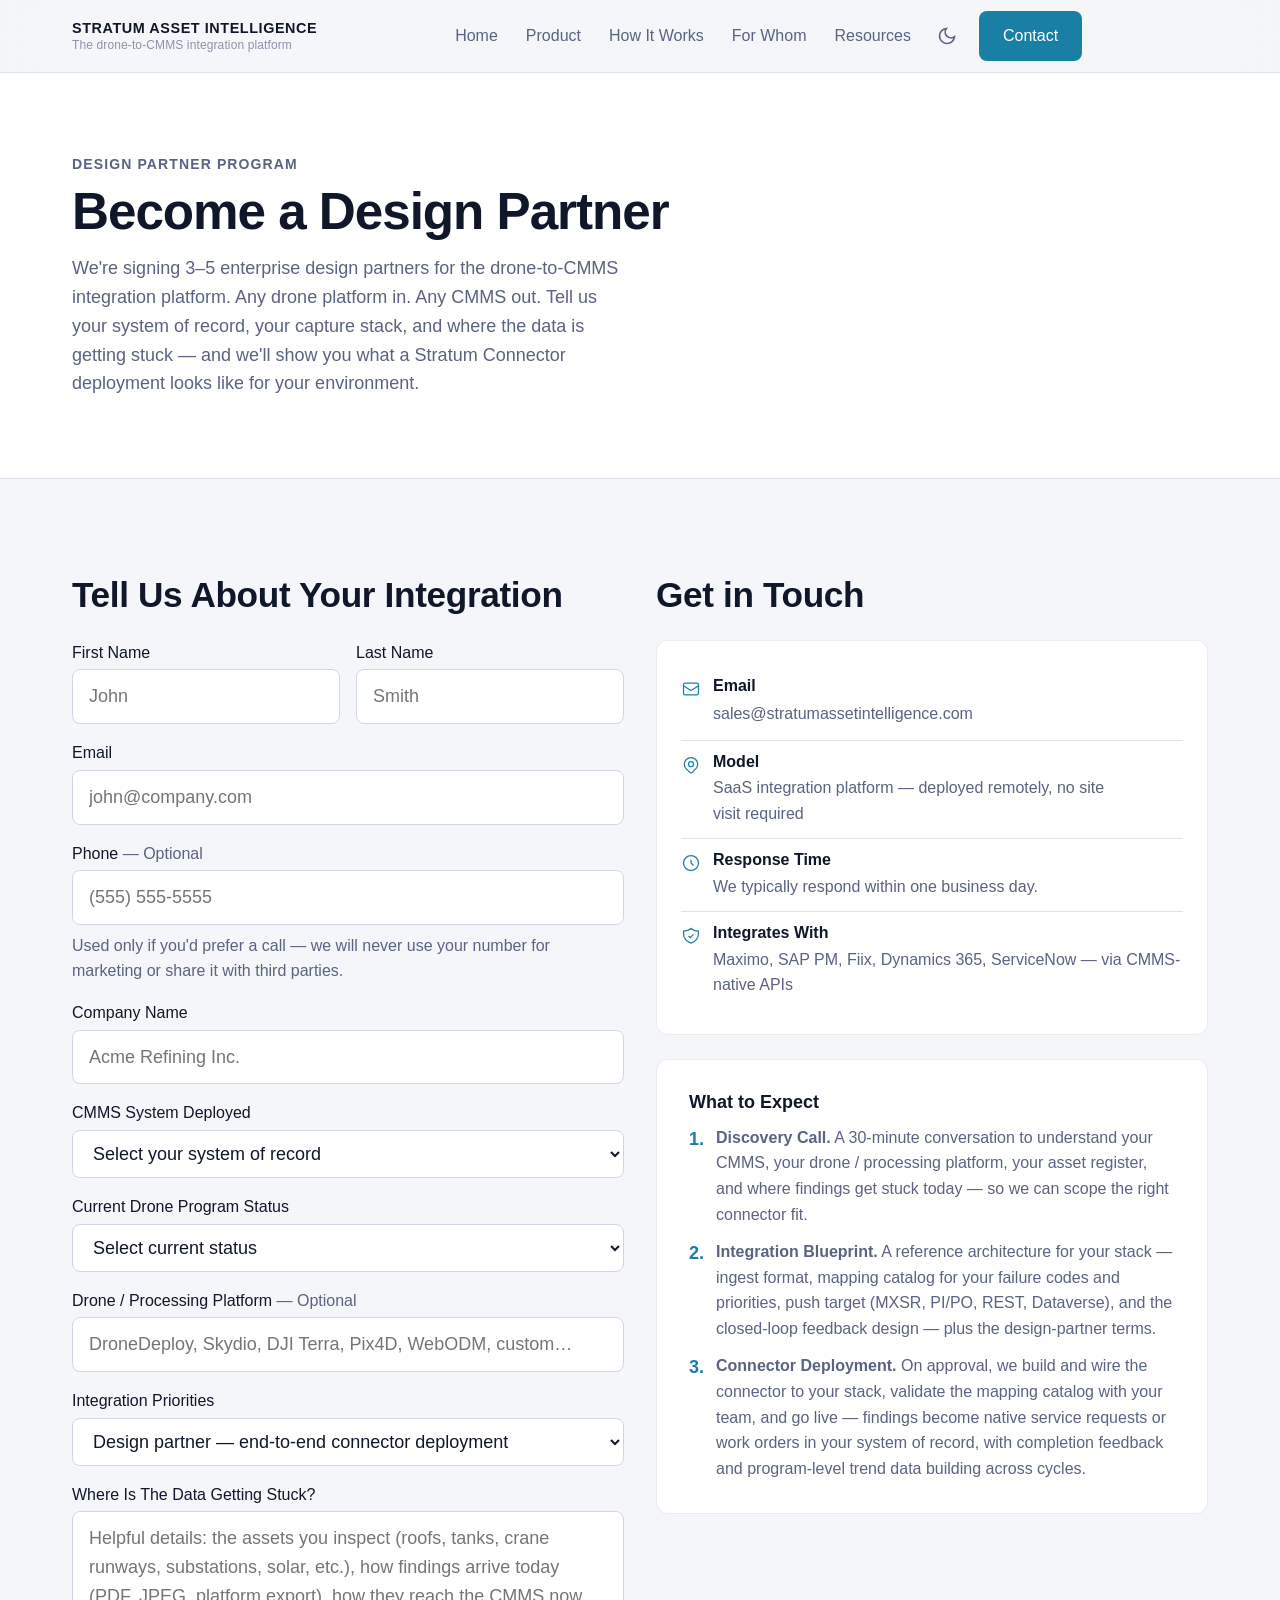
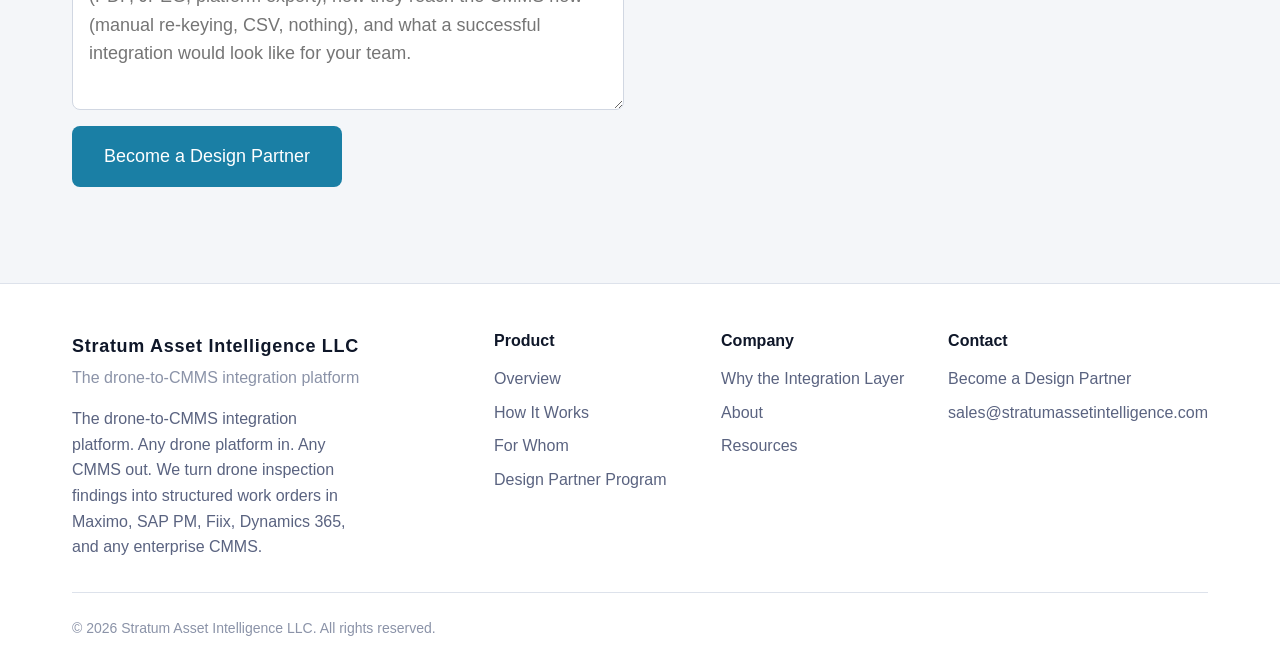
<file: contact.html>
<!DOCTYPE html>
<html lang="en">
<head>
<meta charset="UTF-8">
<meta name="viewport" content="width=device-width, initial-scale=1.0">
<title>Become a Design Partner — Stratum Asset Intelligence</title>
<meta name="description" content="Become a design partner for Stratum Asset Intelligence, the drone-to-CMMS integration platform. Tell us your CMMS, your drone platform, and your integration priorities. Any drone platform in. Any CMMS out.">
<meta property="og:title" content="Become a Design Partner — Stratum Asset Intelligence">
<meta property="og:description" content="We're signing 3–5 enterprise design partners for the drone-to-CMMS integration platform.">
<meta property="og:type" content="website">

<link href="https://api.fontshare.com/v2/css?f[]=general-sans@400,500,600,700&f[]=satoshi@400,500,600,700&display=swap" rel="stylesheet">
<link rel="stylesheet" href="./base.css?v=2">
<link rel="stylesheet" href="./style.css?v=2">
</head>
<body>

<a href="#main" class="sr-only" style="position:fixed;top:0;left:0;z-index:100;padding:var(--space-3);background:var(--color-primary);color:#fff;">Skip to content</a>

<header class="site-header">
  <div class="container header-inner">
    <a href="./index.html" class="header-brand">
      <span class="header-brand-name">Stratum Asset Intelligence</span>
      <span class="header-brand-tagline">The drone-to-CMMS integration platform</span>
    </a>
        <nav class="nav-desktop" aria-label="Main navigation">
      <a href="./index.html" class="nav-link">Home</a>
      <a href="./product.html" class="nav-link">Product</a>
      <a href="./how-it-works.html" class="nav-link">How It Works</a>
      <a href="./industries.html" class="nav-link">For Whom</a>
      <a href="./resources.html" class="nav-link">Resources</a>
      <button class="theme-toggle" data-theme-toggle aria-label="Toggle theme"></button>
      <a href="./contact.html" class="btn btn-primary nav-cta">Contact</a>
    </nav>
    <div style="display:flex;align-items:center;gap:var(--space-2);">
      <button class="theme-toggle" data-theme-toggle aria-label="Toggle theme" style="display:none;"></button>
      <button class="mobile-menu-btn" aria-label="Open menu" aria-expanded="false">
        <svg width="24" height="24" viewBox="0 0 24 24" fill="none" stroke="currentColor" stroke-width="2"><path d="M3 12h18M3 6h18M3 18h18"/></svg>
      </button>
    </div>
  </div>
</header>

<nav class="mobile-nav is-closed" aria-label="Mobile navigation">
  <a href="./index.html" class="nav-link">Home</a>
  <a href="./product.html" class="nav-link">Product</a>
  <a href="./how-it-works.html" class="nav-link">How It Works</a>
  <a href="./industries.html" class="nav-link">For Whom</a>
  <a href="./resources.html" class="nav-link">Resources</a>
  <a href="./contact.html" class="btn btn-primary">Contact</a>
</nav>

<main id="main">

  <section class="page-header">
    <div class="container">
      <p class="overline">Design Partner Program</p>
      <h1>Become a Design Partner</h1>
      <p>We're signing 3&ndash;5 enterprise design partners for the drone-to-CMMS integration platform. Any drone platform in. Any CMMS out. Tell us your system of record, your capture stack, and where the data is getting stuck &mdash; and we'll show you what a Stratum Connector deployment looks like for your environment.</p>
    </div>
  </section>

  <section class="section">
    <div class="container">
      <div class="contact-grid">

       <!-- Form -->
<div class="fade-in">
  <h2 style="margin-bottom:var(--space-6);">Tell Us About Your Integration</h2>

  <form
    id="contact-form"
    action="https://api.staticforms.dev/submit"
    method="POST"
    style="display:flex;flex-direction:column;gap:var(--space-4);"
  >
    <!-- StaticForms required/optional hidden fields -->
    <input type="hidden" name="accessKey" value="sf_il1i50ncm1a2k162dfiadejg">
    <input type="hidden" name="subject" value="New design partner inquiry from Stratum Asset Intelligence">
    <!-- Redirect after successful submit -->
    <input
      type="hidden"
      name="redirectTo"
      value="https://www.stratumassetintelligence.com/thank-you.html">
    <!-- Simple spam honeypot (optional) -->
    <input type="text" name="honeypot" style="display:none">

    <div class="form-row">
      <div class="form-group">
        <label for="first-name">First Name</label>
        <input type="text" id="first-name" name="first-name" required placeholder="John">
      </div>
      <div class="form-group">
        <label for="last-name">Last Name</label>
        <input type="text" id="last-name" name="last-name" required placeholder="Smith">
      </div>
    </div>

    <div class="form-group">
      <label for="email">Email</label>
      <input type="email" id="email" name="email" required placeholder="john@company.com">
    </div>

    <div class="form-group">
      <label for="phone">Phone <span style="font-weight:400;color:var(--color-text-muted);font-size:var(--text-sm);">— Optional</span></label>
      <input type="tel" id="phone" name="phone" placeholder="(555) 555-5555">
      <p style="font-size:var(--text-sm);color:var(--color-text-muted);margin-top:var(--space-1);">Used only if you'd prefer a call — we will never use your number for marketing or share it with third parties.</p>
    </div>

    <div class="form-group">
      <label for="company">Company Name</label>
      <input type="text" id="company" name="company" required placeholder="Acme Refining Inc.">
    </div>

    <div class="form-group">
      <label for="cmms">CMMS System Deployed</label>
      <select id="cmms" name="cmms">
        <option value="">Select your system of record</option>
        <option value="maximo">IBM Maximo</option>
        <option value="sap-pm">SAP PM / EAM</option>
        <option value="fiix">Fiix / Rockwell</option>
        <option value="dynamics-365">Microsoft Dynamics 365</option>
        <option value="servicenow">ServiceNow</option>
        <option value="emaint">eMaint</option>
        <option value="upkeep-maintainx-limble">UpKeep / MaintainX / Limble</option>
        <option value="other">Other</option>
        <option value="undecided">Evaluating / Not sure</option>
      </select>
    </div>

    <div class="form-group">
      <label for="drone-status">Current Drone Program Status</label>
      <select id="drone-status" name="drone-status">
        <option value="">Select current status</option>
        <option value="in-house">Running in-house pilots</option>
        <option value="vendor-flown">Vendor-flown / subcontracted</option>
        <option value="hybrid">Hybrid — in-house + vendor</option>
        <option value="evaluating">Evaluating / not yet started</option>
      </select>
    </div>

    <div class="form-group">
      <label for="drone-platform">Drone / Processing Platform <span style="font-weight:400;color:var(--color-text-muted);font-size:var(--text-sm);">— Optional</span></label>
      <input type="text" id="drone-platform" name="drone-platform" placeholder="DroneDeploy, Skydio, DJI Terra, Pix4D, WebODM, custom…">
    </div>

    <div class="form-group">
      <label for="interest">Integration Priorities</label>
      <select id="interest" name="interest">
        <option value="design-partner">Design partner — end-to-end connector deployment</option>
        <option value="push-only">Push findings into our CMMS (service requests / work orders)</option>
        <option value="mapping-catalog">Failure-code &amp; severity mapping catalog</option>
        <option value="closed-loop">Closed-loop completion feedback &amp; trend data</option>
        <option value="multi-platform">Multi-platform ingest (several drone sources)</option>
        <option value="exploring">Exploring the category / general inquiry</option>
      </select>
    </div>

    <div class="form-group">
      <label for="message">Where Is The Data Getting Stuck?</label>
      <textarea
        id="message"
        name="message"
        rows="6"
        placeholder="Helpful details: the assets you inspect (roofs, tanks, crane runways, substations, solar, etc.), how findings arrive today (PDF, JPEG, platform export), how they reach the CMMS now (manual re-keying, CSV, nothing), and what a successful integration would look like for your team."
      ></textarea>
    </div>

    <button type="submit" class="btn btn-primary btn-lg" style="align-self:flex-start;">
      Become a Design Partner
    </button>
  </form>
</div>

<!-- Contact info -->

        <div class="fade-in">
          <h2 style="margin-bottom:var(--space-6);">Get in Touch</h2>

          <div class="contact-info-card" style="margin-bottom:var(--space-6);">
            <div class="contact-info-item">
              <svg viewBox="0 0 24 24" fill="none" stroke="currentColor" stroke-width="1.5"><path d="M3 8l7.89 5.26a2 2 0 002.22 0L21 8M5 19h14a2 2 0 002-2V7a2 2 0 00-2-2H5a2 2 0 00-2 2v10a2 2 0 002 2z"/></svg>
              <div>
                <h4>Email</h4>
                <a href="mailto:sales@stratumassetintelligence.com">sales@stratumassetintelligence.com</a>
              </div>
            </div>
            <div class="contact-info-item">
              <svg viewBox="0 0 24 24" fill="none" stroke="currentColor" stroke-width="1.5"><path d="M17.657 16.657L13.414 20.9a1.998 1.998 0 01-2.827 0l-4.244-4.243a8 8 0 1111.314 0z"/><path d="M15 11a3 3 0 11-6 0 3 3 0 016 0z"/></svg>
              <div>
                <h4>Model</h4>
                <p>SaaS integration platform &mdash; deployed remotely, no site visit required</p>
              </div>
            </div>
            <div class="contact-info-item">
              <svg viewBox="0 0 24 24" fill="none" stroke="currentColor" stroke-width="1.5"><path d="M12 8v4l3 3m6-3a9 9 0 11-18 0 9 9 0 0118 0z"/></svg>
              <div>
                <h4>Response Time</h4>
                <p>We typically respond within one business day.</p>
              </div>
            </div>
            <div class="contact-info-item">
              <svg viewBox="0 0 24 24" fill="none" stroke="currentColor" stroke-width="1.5"><path d="M9 12l2 2 4-4m5.618-4.016A11.955 11.955 0 0112 2.944a11.955 11.955 0 01-8.618 3.04A12.02 12.02 0 003 9c0 5.591 3.824 10.29 9 11.622 5.176-1.332 9-6.03 9-11.622 0-1.042-.133-2.052-.382-3.016z"/></svg>
              <div>
                <h4>Integrates With</h4>
                <p>Maximo, SAP PM, Fiix, Dynamics 365, ServiceNow &mdash; via CMMS-native APIs</p>
              </div>
            </div>
          </div>

          <div class="contact-info-card">
            <div style="padding:var(--space-2);">
              <h4 style="margin-bottom:var(--space-3);">What to Expect</h4>
              <div style="display:flex;flex-direction:column;gap:var(--space-3);">
                <div style="display:flex;gap:var(--space-3);align-items:flex-start;">
                  <span style="color:var(--color-primary);font-weight:600;flex-shrink:0;">1.</span>
                  <p style="font-size:var(--text-sm);color:var(--color-text-muted);"><strong>Discovery Call.</strong> A 30-minute conversation to understand your CMMS, your drone / processing platform, your asset register, and where findings get stuck today &mdash; so we can scope the right connector fit.</p>
                </div>
                <div style="display:flex;gap:var(--space-3);align-items:flex-start;">
                  <span style="color:var(--color-primary);font-weight:600;flex-shrink:0;">2.</span>
                  <p style="font-size:var(--text-sm);color:var(--color-text-muted);"><strong>Integration Blueprint.</strong> A reference architecture for your stack &mdash; ingest format, mapping catalog for your failure codes and priorities, push target (MXSR, PI/PO, REST, Dataverse), and the closed-loop feedback design &mdash; plus the design-partner terms.</p>
                </div>
                <div style="display:flex;gap:var(--space-3);align-items:flex-start;">
                  <span style="color:var(--color-primary);font-weight:600;flex-shrink:0;">3.</span>
                  <p style="font-size:var(--text-sm);color:var(--color-text-muted);"><strong>Connector Deployment.</strong> On approval, we build and wire the connector to your stack, validate the mapping catalog with your team, and go live &mdash; findings become native service requests or work orders in your system of record, with completion feedback and program-level trend data building across cycles.</p>
                </div>
              </div>
            </div>
          </div>

        </div>
      </div>
    </div>
  </section>

</main>

<footer class="site-footer">
  <div class="container">
    <div class="footer-grid">
      <div class="footer-brand">
        <span class="footer-brand-name">Stratum Asset Intelligence LLC</span>
        <span class="footer-brand-tagline">The drone-to-CMMS integration platform</span>
        <p>The drone-to-CMMS integration platform. Any drone platform in. Any CMMS out. We turn drone inspection findings into structured work orders in Maximo, SAP PM, Fiix, Dynamics 365, and any enterprise CMMS.</p>
      </div>

      <div class="footer-col">
        <h4>Product</h4>
        <a href="./product.html">Overview</a>
        <a href="./how-it-works.html">How It Works</a>
        <a href="./industries.html">For Whom</a>
        <a href="./contact.html?program=design-partner">Design Partner Program</a>
      </div>

      <div class="footer-col">
        <h4>Company</h4>
        <a href="./why-stratum.html">Why the Integration Layer</a>
        <a href="./about.html">About</a>
        <a href="./resources.html">Resources</a>
      </div>

      <div class="footer-col">
        <h4>Contact</h4>
        <a href="./contact.html?program=design-partner">Become a Design Partner</a>
        <a href="mailto:sales@stratumassetintelligence.com">sales@stratumassetintelligence.com</a>
      </div>
    </div>

    <div class="footer-bottom">
      <span>&copy; 2026 Stratum Asset Intelligence LLC. All rights reserved.</span>
    </div>
  </div>
</footer>

<script src="./app.js?v=2" defer></script>
</body>
</html>
</file>
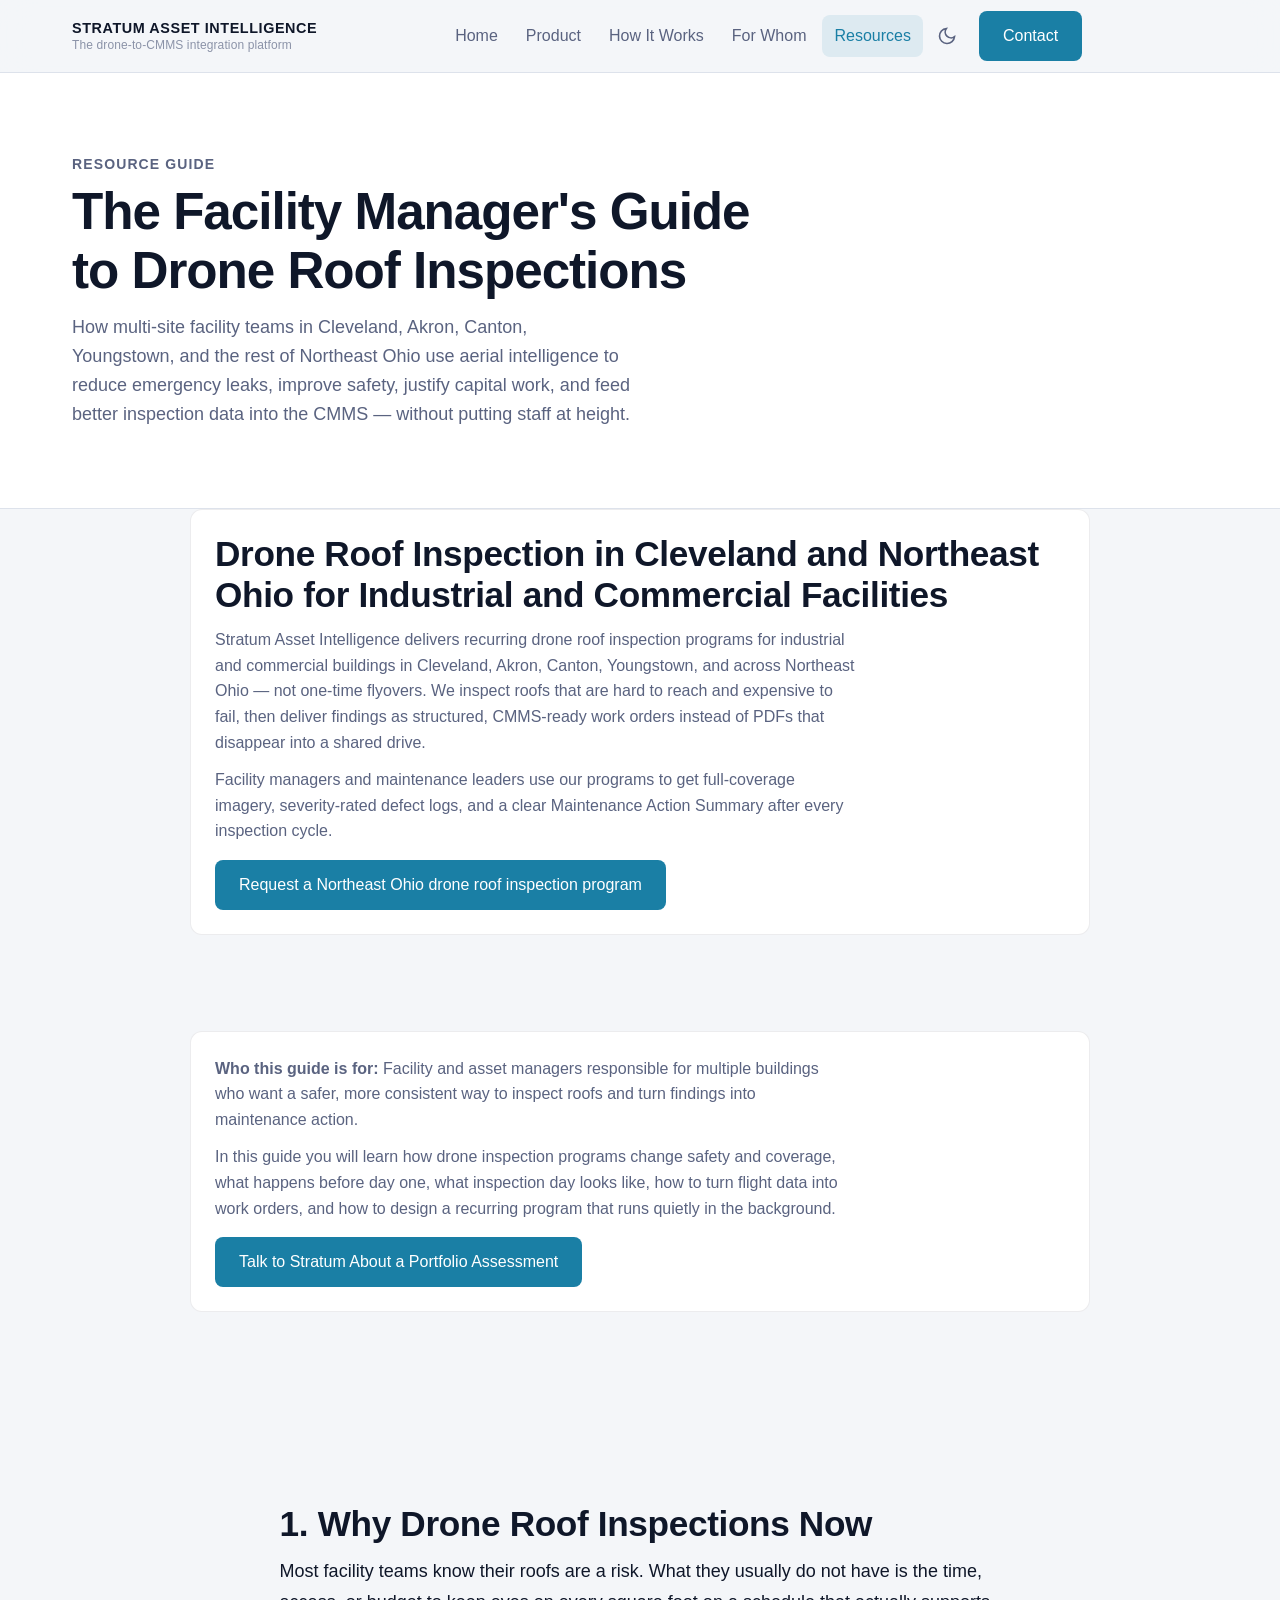
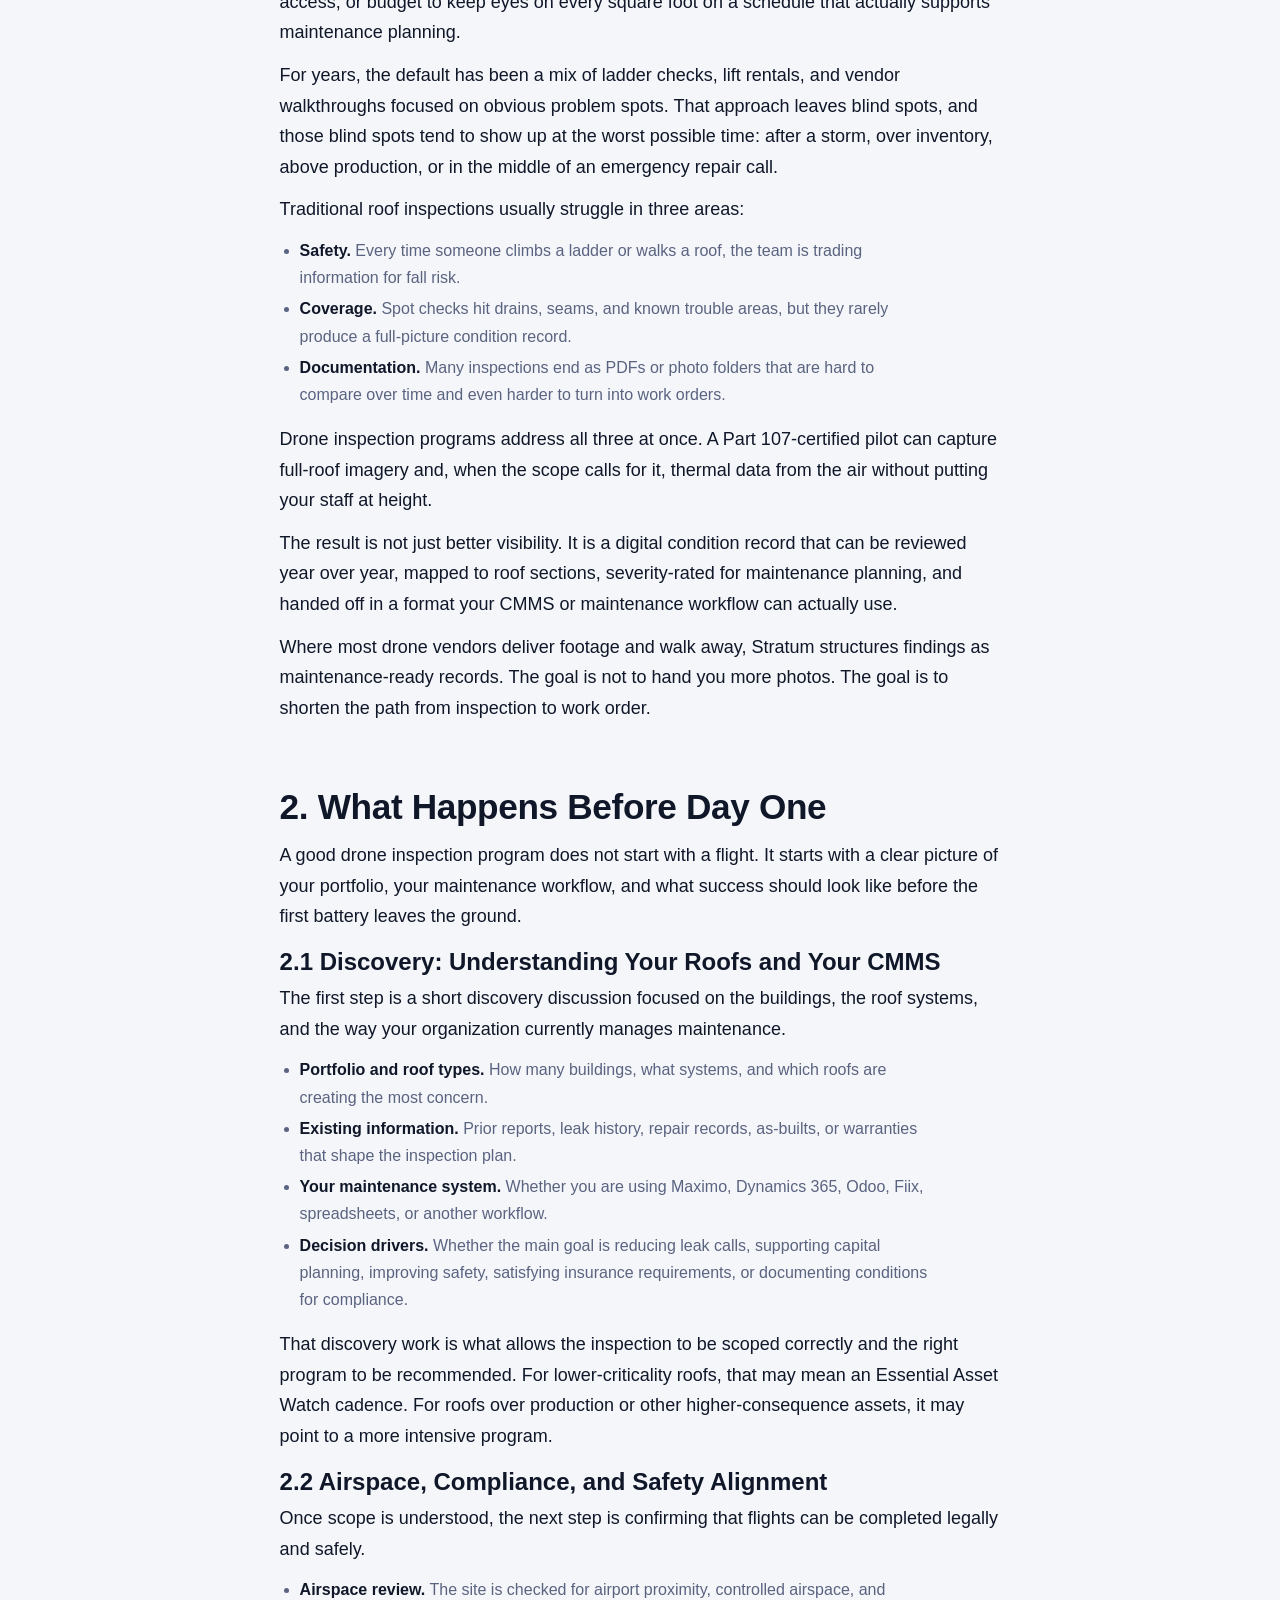
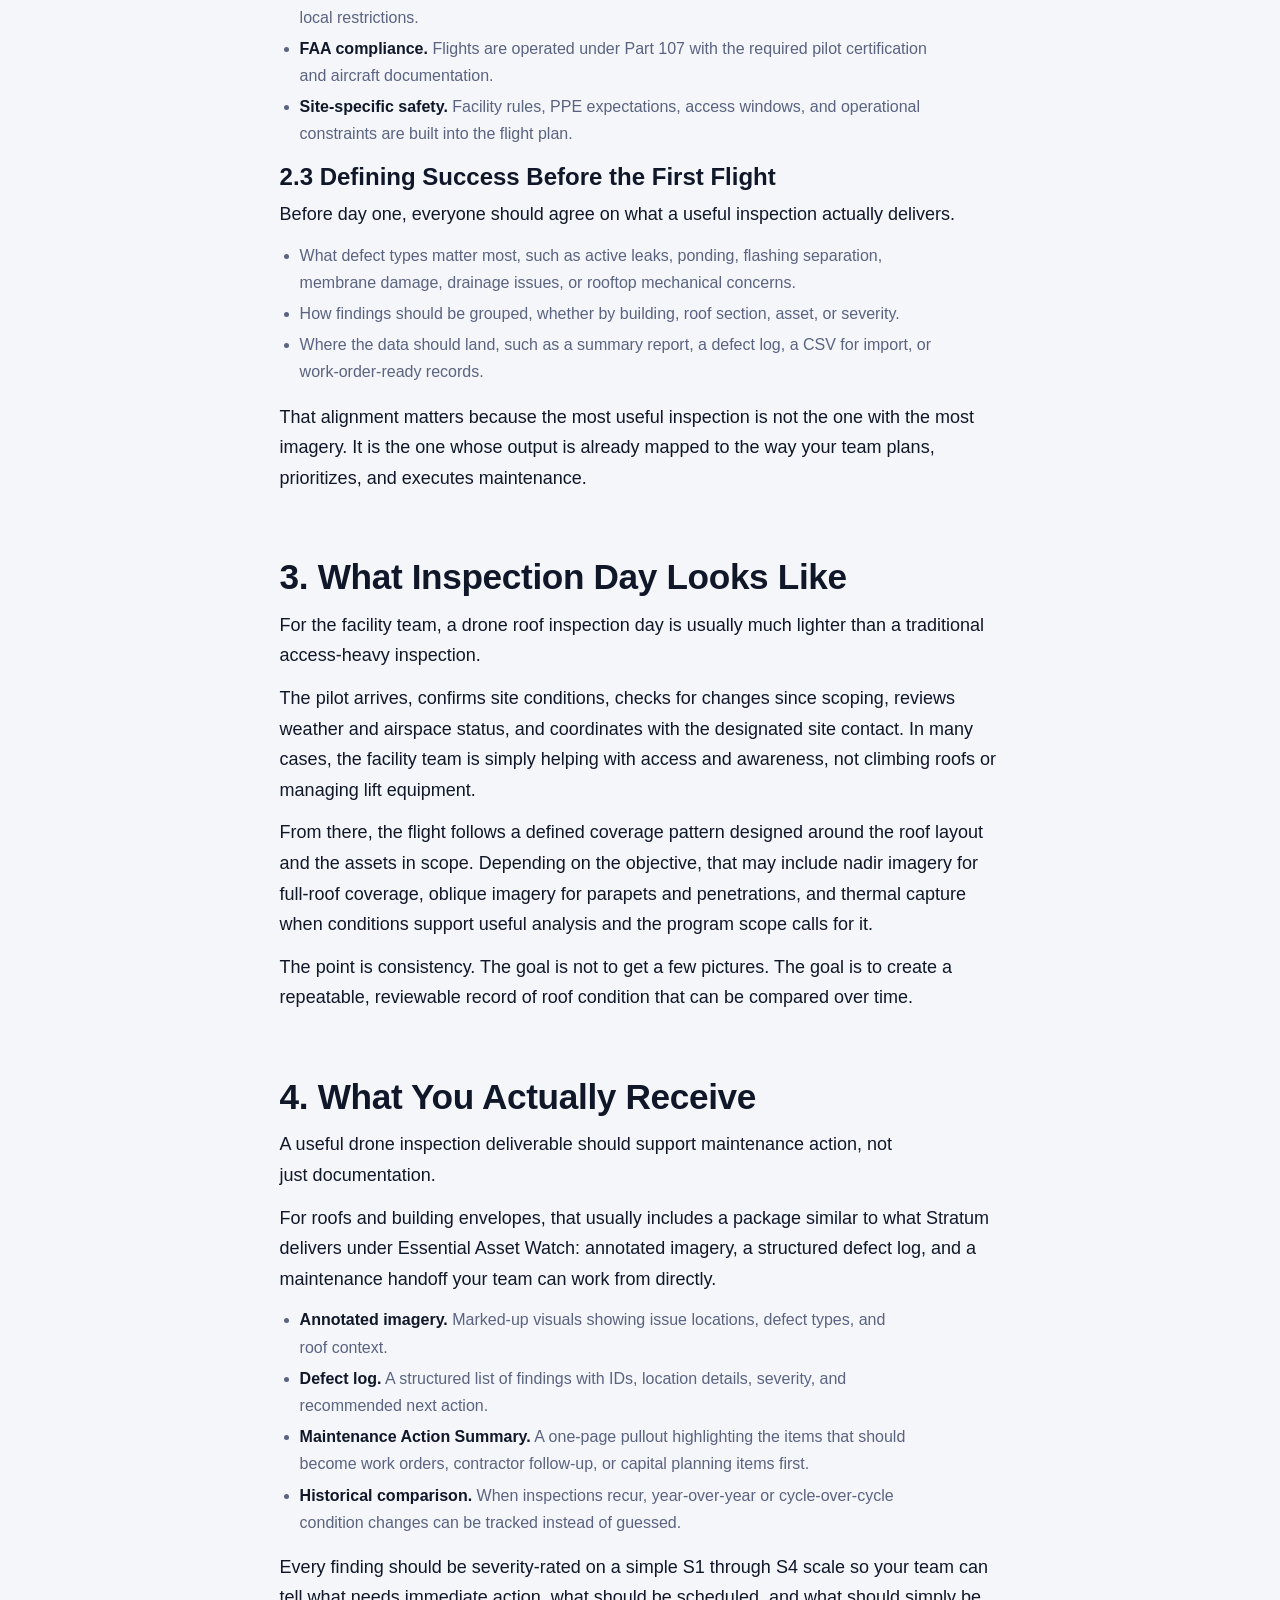
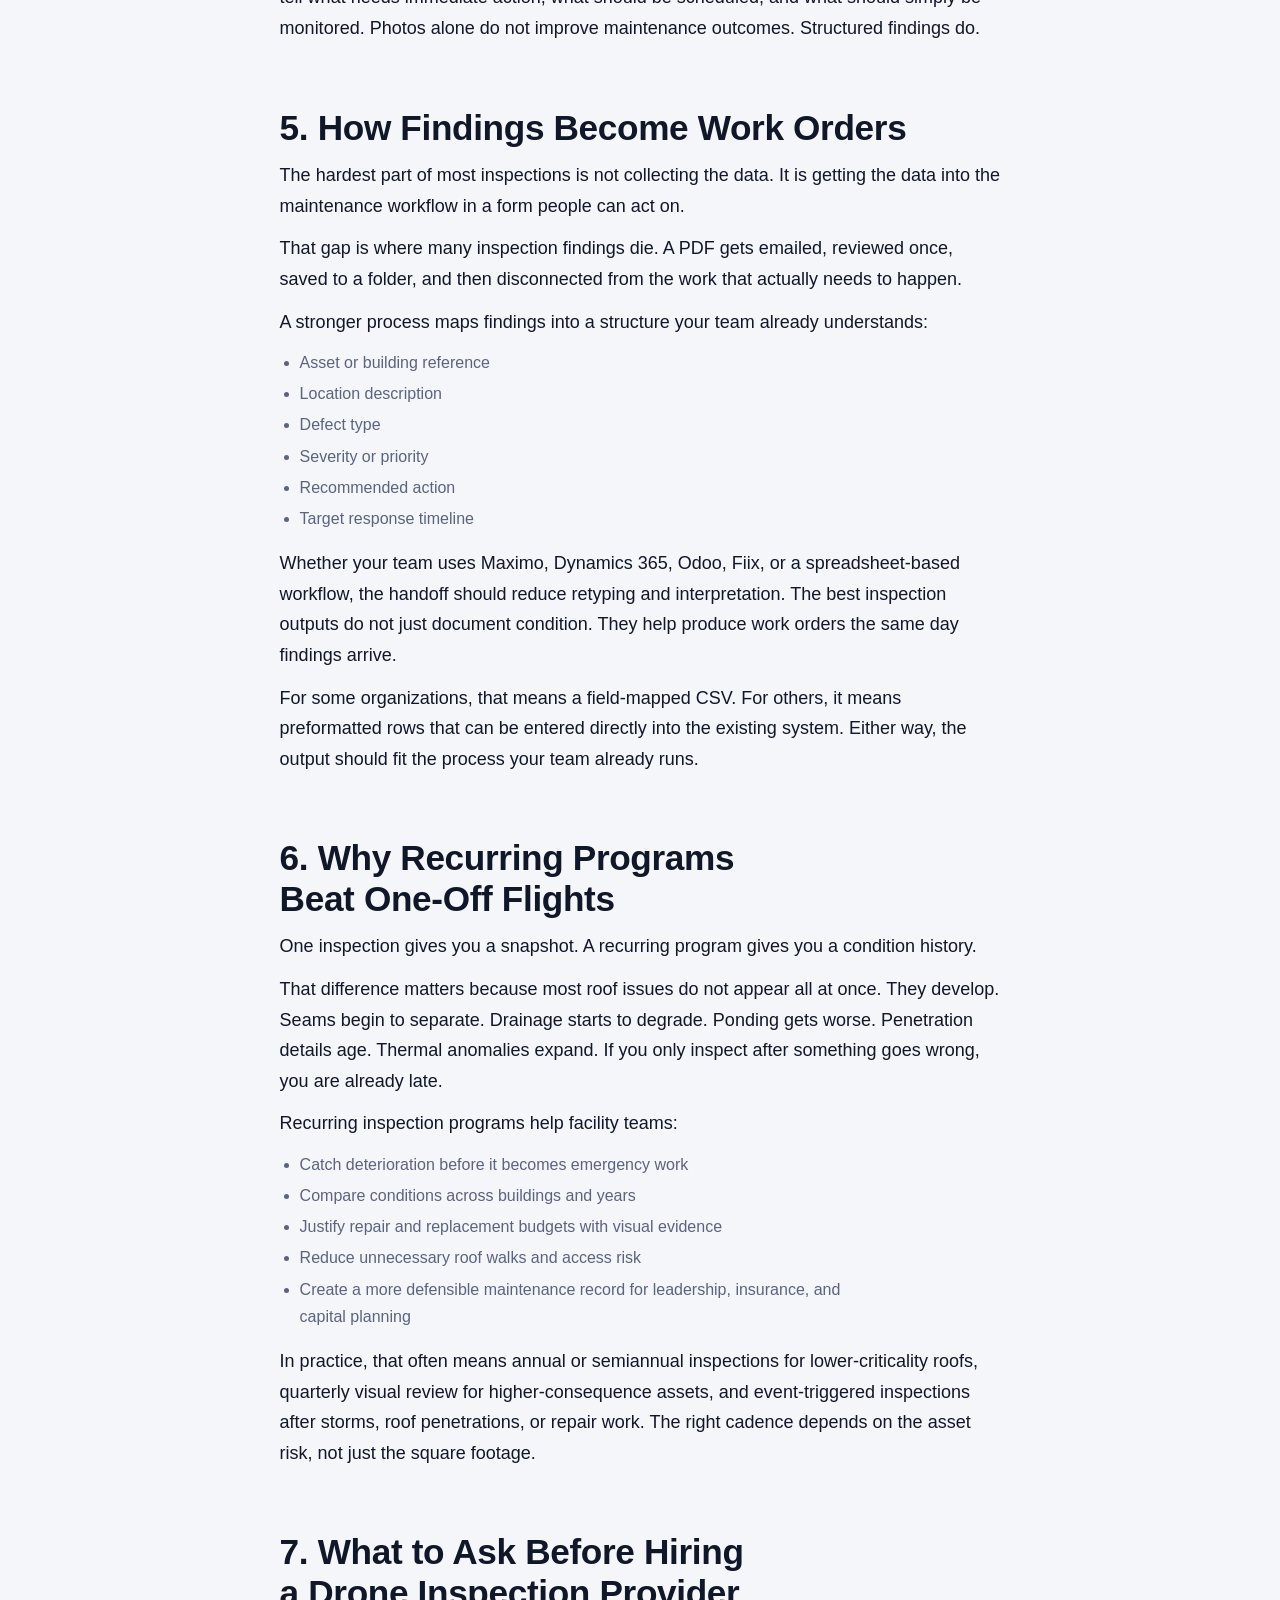
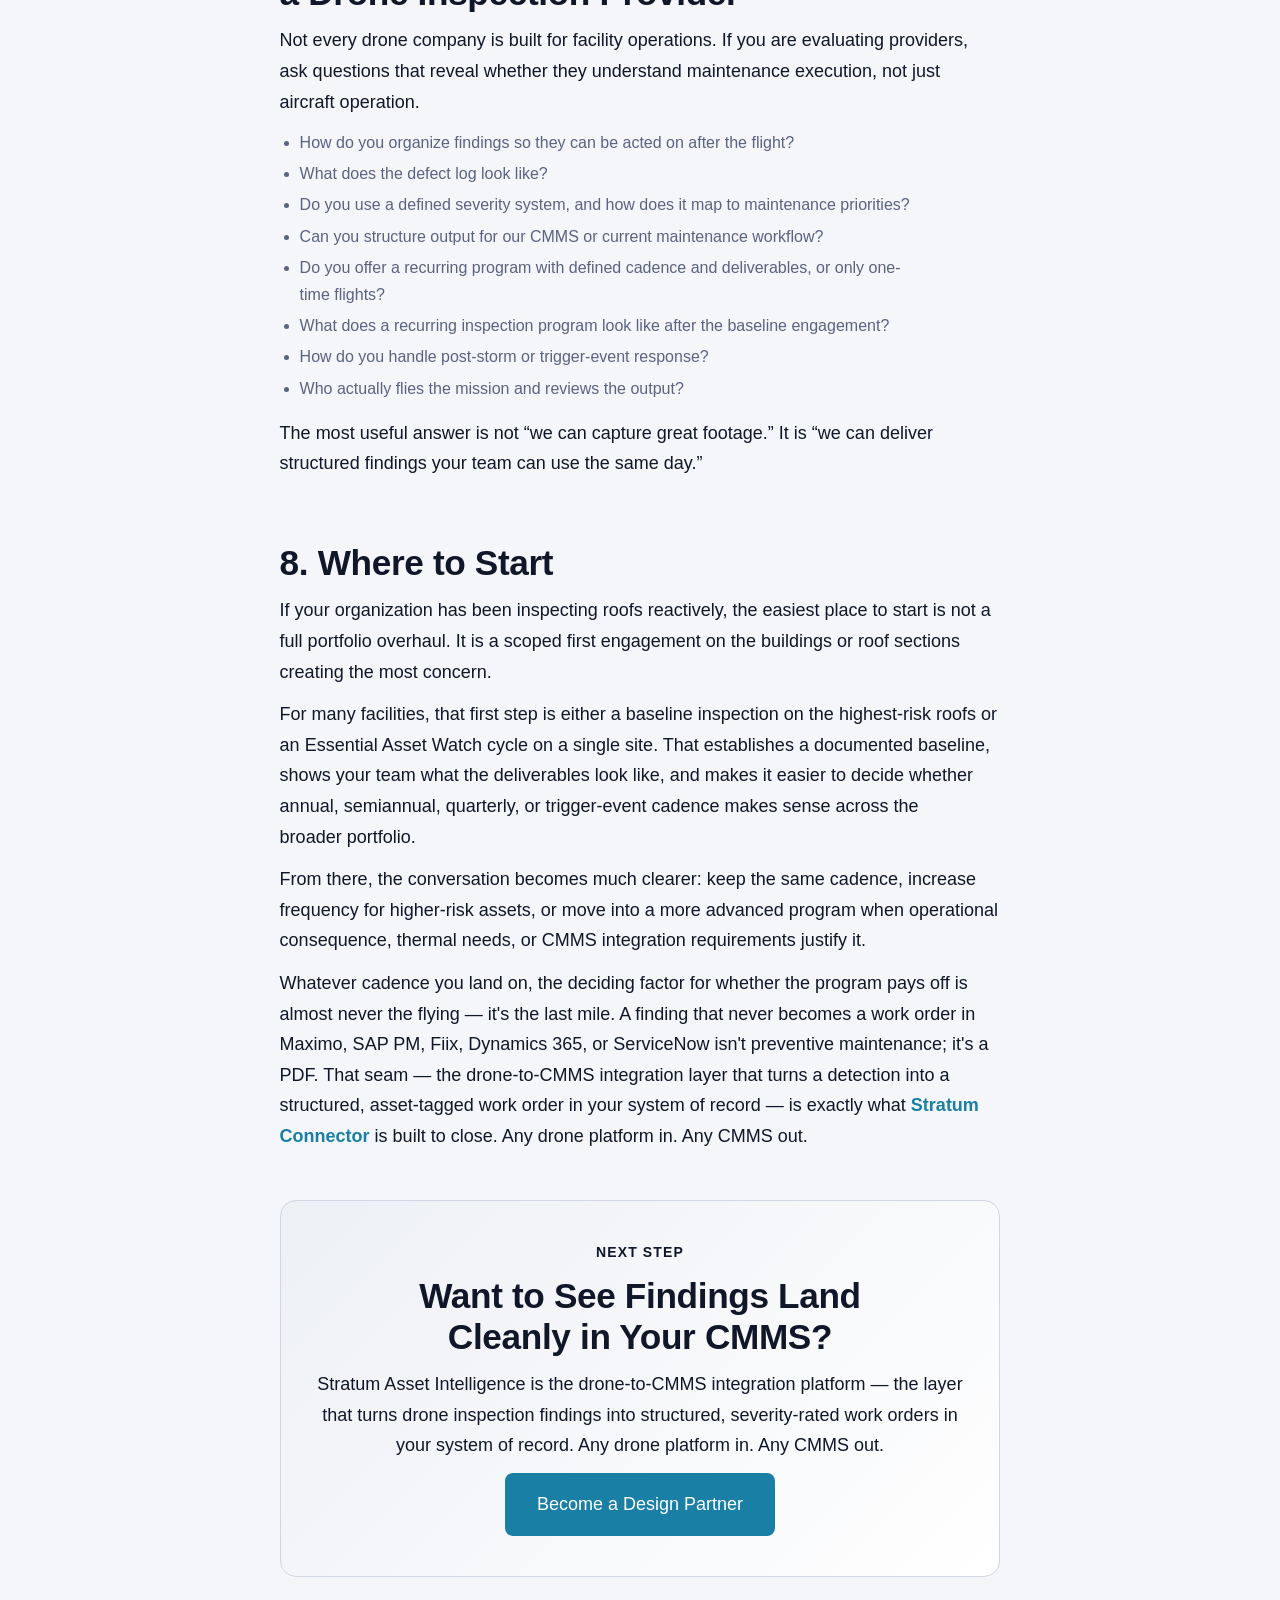
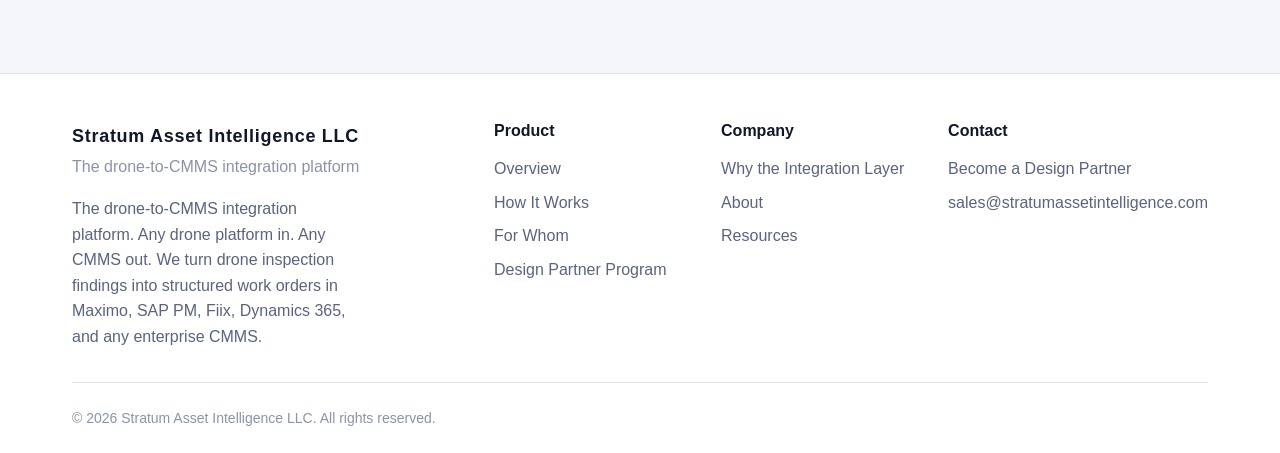
<file: facility-managers-guide-drone-inspections.html>
<!DOCTYPE html>
<html lang="en">
<head>
<meta charset="UTF-8">
<meta name="viewport" content="width=device-width, initial-scale=1.0">
<title>The Facility Manager's Guide to Drone Roof Inspections — Stratum Asset Intelligence</title>
<meta name="description" content="Stratum Asset Intelligence provides recurring drone roof inspection programs in Cleveland, Akron, Canton, Youngstown, and the broader Northeast Ohio region for industrial and commercial facilities, delivering CMMS-ready work orders, severity-rated defect logs, and safer alternatives to ladder-based roof inspections.">
<meta name="keywords" content="drone roof inspection Cleveland, drone roof inspection Akron, drone roof inspection Canton, drone roof inspection Youngstown, Cleveland drone roof inspection, Northeast Ohio drone roof inspection, drone roof inspection program, commercial roof inspection Cleveland, industrial roof inspection Ohio, CMMS-ready roof inspection, Essential Asset Watch">

<link href="https://api.fontshare.com/v2/css?f[]=general-sans@400,500,600,700&f[]=satoshi@400,500,600,700&display=swap" rel="stylesheet">
<link rel="stylesheet" href="./base.css?v=2">
<link rel="stylesheet" href="./style.css?v=2">
</head>
<body>

<a href="#main" class="sr-only" style="position:fixed;top:0;left:0;z-index:100;padding:var(--space-3);background:var(--color-primary);color:#fff;">Skip to content</a>

<header class="site-header">
  <div class="container header-inner">
    <a href="./index.html" class="header-brand">
      <span class="header-brand-name">Stratum Asset Intelligence</span>
      <span class="header-brand-tagline">The drone-to-CMMS integration platform</span>
    </a>
        <nav class="nav-desktop" aria-label="Main navigation">
      <a href="./index.html" class="nav-link">Home</a>
      <a href="./product.html" class="nav-link">Product</a>
      <a href="./how-it-works.html" class="nav-link">How It Works</a>
      <a href="./industries.html" class="nav-link">For Whom</a>
      <a href="./resources.html" class="nav-link active" aria-current="page">Resources</a>
      <button class="theme-toggle" data-theme-toggle aria-label="Toggle theme"></button>
      <a href="./contact.html" class="btn btn-primary nav-cta">Contact</a>
    </nav>
    <div style="display:flex;align-items:center;gap:var(--space-2);">
      <button class="theme-toggle" data-theme-toggle aria-label="Toggle theme" style="display:none;"></button>
      <button class="mobile-menu-btn" aria-label="Open menu" aria-expanded="false">
        <svg width="24" height="24" viewBox="0 0 24 24" fill="none" stroke="currentColor" stroke-width="2"><path d="M3 12h18M3 6h18M3 18h18"/></svg>
      </button>
    </div>
  </div>
</header>

<nav class="mobile-nav is-closed" aria-label="Mobile navigation">
  <a href="./index.html" class="nav-link">Home</a>
  <a href="./product.html" class="nav-link">Product</a>
  <a href="./how-it-works.html" class="nav-link">How It Works</a>
  <a href="./industries.html" class="nav-link">For Whom</a>
  <a href="./resources.html" class="nav-link active" aria-current="page">Resources</a>
  <a href="./contact.html" class="btn btn-primary">Contact</a>
</nav>

<main id="main">

  <section class="page-header">
    <div class="container">
      <p class="overline">Resource Guide</p>
      <h1>The Facility Manager's Guide to Drone Roof Inspections</h1>
      <p>How multi-site facility teams in Cleveland, Akron, Canton, Youngstown, and the rest of Northeast Ohio use aerial intelligence to reduce emergency leaks, improve safety, justify capital work, and feed better inspection data into the CMMS — without putting staff at height.</p>
    </div>
  </section>

  <section class="section" style="padding-top:0;">
    <div class="container">
      <div class="card fade-in" style="max-width:900px;margin:0 auto;">
        <h2 style="margin-bottom:var(--space-3);">Drone Roof Inspection in Cleveland and Northeast Ohio for Industrial and Commercial Facilities</h2>
        <p style="font-size:var(--text-sm);color:var(--color-text-muted);margin-bottom:var(--space-3);">
          Stratum Asset Intelligence delivers recurring drone roof inspection programs for industrial and commercial buildings in Cleveland, Akron, Canton, Youngstown, and across Northeast Ohio — not one-time flyovers. We inspect roofs that are hard to reach and expensive to fail, then deliver findings as structured, CMMS-ready work orders instead of PDFs that disappear into a shared drive.
        </p>
        <p style="font-size:var(--text-sm);color:var(--color-text-muted);margin-bottom:var(--space-3);">
          Facility managers and maintenance leaders use our programs to get full-coverage imagery, severity-rated defect logs, and a clear Maintenance Action Summary after every inspection cycle.
        </p>
        <div style="margin-top:var(--space-4);">
          <a href="./contact.html" class="btn btn-primary">Request a Northeast Ohio drone roof inspection program</a>
        </div>
      </div>
    </div>
  </section>

  <section class="section" style="padding-top:0;">
    <div class="container">
      <div class="card fade-in" style="max-width:900px;margin:0 auto;">
        <p style="font-size:var(--text-sm);color:var(--color-text-muted);margin-bottom:var(--space-3);"><strong>Who this guide is for:</strong> Facility and asset managers responsible for multiple buildings who want a safer, more consistent way to inspect roofs and turn findings into maintenance action.</p>
        <p style="font-size:var(--text-sm);color:var(--color-text-muted);">In this guide you will learn how drone inspection programs change safety and coverage, what happens before day one, what inspection day looks like, how to turn flight data into work orders, and how to design a recurring program that runs quietly in the background.</p>
        <div style="margin-top:var(--space-4);">
          <a href="./contact.html" class="btn btn-primary">Talk to Stratum About a Portfolio Assessment</a>
        </div>
      </div>
    </div>
  </section>

  <section class="section">
    <div class="container" style="max-width:900px;">
      <article class="guide-content">

        <section class="fade-in" style="margin-bottom:var(--space-16);">
          <h2>1. Why Drone Roof Inspections Now</h2>
          <p>Most facility teams know their roofs are a risk. What they usually do not have is the time, access, or budget to keep eyes on every square foot on a schedule that actually supports maintenance planning.</p>
          <p>For years, the default has been a mix of ladder checks, lift rentals, and vendor walkthroughs focused on obvious problem spots. That approach leaves blind spots, and those blind spots tend to show up at the worst possible time: after a storm, over inventory, above production, or in the middle of an emergency repair call.</p>
          <p>Traditional roof inspections usually struggle in three areas:</p>
          <ul>
            <li><strong>Safety.</strong> Every time someone climbs a ladder or walks a roof, the team is trading information for fall risk.</li>
            <li><strong>Coverage.</strong> Spot checks hit drains, seams, and known trouble areas, but they rarely produce a full-picture condition record.</li>
            <li><strong>Documentation.</strong> Many inspections end as PDFs or photo folders that are hard to compare over time and even harder to turn into work orders.</li>
          </ul>
          <p>Drone inspection programs address all three at once. A Part 107-certified pilot can capture full-roof imagery and, when the scope calls for it, thermal data from the air without putting your staff at height.</p>
          <p>The result is not just better visibility. It is a digital condition record that can be reviewed year over year, mapped to roof sections, severity-rated for maintenance planning, and handed off in a format your CMMS or maintenance workflow can actually use.</p>
          <p>Where most drone vendors deliver footage and walk away, Stratum structures findings as maintenance-ready records. The goal is not to hand you more photos. The goal is to shorten the path from inspection to work order.</p>
        </section>

        <section class="fade-in" style="margin-bottom:var(--space-16);">
          <h2>2. What Happens Before Day One</h2>
          <p>A good drone inspection program does not start with a flight. It starts with a clear picture of your portfolio, your maintenance workflow, and what success should look like before the first battery leaves the ground.</p>

          <h3>2.1 Discovery: Understanding Your Roofs and Your CMMS</h3>
          <p>The first step is a short discovery discussion focused on the buildings, the roof systems, and the way your organization currently manages maintenance.</p>
          <ul>
            <li><strong>Portfolio and roof types.</strong> How many buildings, what systems, and which roofs are creating the most concern.</li>
            <li><strong>Existing information.</strong> Prior reports, leak history, repair records, as-builts, or warranties that shape the inspection plan.</li>
            <li><strong>Your maintenance system.</strong> Whether you are using Maximo, Dynamics 365, Odoo, Fiix, spreadsheets, or another workflow.</li>
            <li><strong>Decision drivers.</strong> Whether the main goal is reducing leak calls, supporting capital planning, improving safety, satisfying insurance requirements, or documenting conditions for compliance.</li>
          </ul>

          <p>That discovery work is what allows the inspection to be scoped correctly and the right program to be recommended. For lower-criticality roofs, that may mean an Essential Asset Watch cadence. For roofs over production or other higher-consequence assets, it may point to a more intensive program.</p>

          <h3>2.2 Airspace, Compliance, and Safety Alignment</h3>
          <p>Once scope is understood, the next step is confirming that flights can be completed legally and safely.</p>
          <ul>
            <li><strong>Airspace review.</strong> The site is checked for airport proximity, controlled airspace, and local restrictions.</li>
            <li><strong>FAA compliance.</strong> Flights are operated under Part 107 with the required pilot certification and aircraft documentation.</li>
            <li><strong>Site-specific safety.</strong> Facility rules, PPE expectations, access windows, and operational constraints are built into the flight plan.</li>
          </ul>

          <h3>2.3 Defining Success Before the First Flight</h3>
          <p>Before day one, everyone should agree on what a useful inspection actually delivers.</p>
          <ul>
            <li>What defect types matter most, such as active leaks, ponding, flashing separation, membrane damage, drainage issues, or rooftop mechanical concerns.</li>
            <li>How findings should be grouped, whether by building, roof section, asset, or severity.</li>
            <li>Where the data should land, such as a summary report, a defect log, a CSV for import, or work-order-ready records.</li>
          </ul>
          <p>That alignment matters because the most useful inspection is not the one with the most imagery. It is the one whose output is already mapped to the way your team plans, prioritizes, and executes maintenance.</p>
        </section>

        <section class="fade-in" style="margin-bottom:var(--space-16);">
          <h2>3. What Inspection Day Looks Like</h2>
          <p>For the facility team, a drone roof inspection day is usually much lighter than a traditional access-heavy inspection.</p>
          <p>The pilot arrives, confirms site conditions, checks for changes since scoping, reviews weather and airspace status, and coordinates with the designated site contact. In many cases, the facility team is simply helping with access and awareness, not climbing roofs or managing lift equipment.</p>
          <p>From there, the flight follows a defined coverage pattern designed around the roof layout and the assets in scope. Depending on the objective, that may include nadir imagery for full-roof coverage, oblique imagery for parapets and penetrations, and thermal capture when conditions support useful analysis and the program scope calls for it.</p>
          <p>The point is consistency. The goal is not to get a few pictures. The goal is to create a repeatable, reviewable record of roof condition that can be compared over time.</p>
        </section>

        <section class="fade-in" style="margin-bottom:var(--space-16);">
          <h2>4. What You Actually Receive</h2>
          <p>A useful drone inspection deliverable should support maintenance action, not just documentation.</p>
          <p>For roofs and building envelopes, that usually includes a package similar to what Stratum delivers under Essential Asset Watch: annotated imagery, a structured defect log, and a maintenance handoff your team can work from directly.</p>
          <ul>
            <li><strong>Annotated imagery.</strong> Marked-up visuals showing issue locations, defect types, and roof context.</li>
            <li><strong>Defect log.</strong> A structured list of findings with IDs, location details, severity, and recommended next action.</li>
            <li><strong>Maintenance Action Summary.</strong> A one-page pullout highlighting the items that should become work orders, contractor follow-up, or capital planning items first.</li>
            <li><strong>Historical comparison.</strong> When inspections recur, year-over-year or cycle-over-cycle condition changes can be tracked instead of guessed.</li>
          </ul>
          <p>Every finding should be severity-rated on a simple S1 through S4 scale so your team can tell what needs immediate action, what should be scheduled, and what should simply be monitored. Photos alone do not improve maintenance outcomes. Structured findings do.</p>
        </section>

        <section class="fade-in" style="margin-bottom:var(--space-16);">
          <h2>5. How Findings Become Work Orders</h2>
          <p>The hardest part of most inspections is not collecting the data. It is getting the data into the maintenance workflow in a form people can act on.</p>
          <p>That gap is where many inspection findings die. A PDF gets emailed, reviewed once, saved to a folder, and then disconnected from the work that actually needs to happen.</p>
          <p>A stronger process maps findings into a structure your team already understands:</p>
          <ul>
            <li>Asset or building reference</li>
            <li>Location description</li>
            <li>Defect type</li>
            <li>Severity or priority</li>
            <li>Recommended action</li>
            <li>Target response timeline</li>
          </ul>
          <p>Whether your team uses Maximo, Dynamics 365, Odoo, Fiix, or a spreadsheet-based workflow, the handoff should reduce retyping and interpretation. The best inspection outputs do not just document condition. They help produce work orders the same day findings arrive.</p>
          <p>For some organizations, that means a field-mapped CSV. For others, it means preformatted rows that can be entered directly into the existing system. Either way, the output should fit the process your team already runs.</p>
        </section>

        <section class="fade-in" style="margin-bottom:var(--space-16);">
          <h2>6. Why Recurring Programs Beat One-Off Flights</h2>
          <p>One inspection gives you a snapshot. A recurring program gives you a condition history.</p>
          <p>That difference matters because most roof issues do not appear all at once. They develop. Seams begin to separate. Drainage starts to degrade. Ponding gets worse. Penetration details age. Thermal anomalies expand. If you only inspect after something goes wrong, you are already late.</p>
          <p>Recurring inspection programs help facility teams:</p>
          <ul>
            <li>Catch deterioration before it becomes emergency work</li>
            <li>Compare conditions across buildings and years</li>
            <li>Justify repair and replacement budgets with visual evidence</li>
            <li>Reduce unnecessary roof walks and access risk</li>
            <li>Create a more defensible maintenance record for leadership, insurance, and capital planning</li>
          </ul>
          <p>In practice, that often means annual or semiannual inspections for lower-criticality roofs, quarterly visual review for higher-consequence assets, and event-triggered inspections after storms, roof penetrations, or repair work. The right cadence depends on the asset risk, not just the square footage.</p>
        </section>

        <section class="fade-in" style="margin-bottom:var(--space-16);">
          <h2>7. What to Ask Before Hiring a Drone Inspection Provider</h2>
          <p>Not every drone company is built for facility operations. If you are evaluating providers, ask questions that reveal whether they understand maintenance execution, not just aircraft operation.</p>
          <ul>
            <li>How do you organize findings so they can be acted on after the flight?</li>
            <li>What does the defect log look like?</li>
            <li>Do you use a defined severity system, and how does it map to maintenance priorities?</li>
            <li>Can you structure output for our CMMS or current maintenance workflow?</li>
            <li>Do you offer a recurring program with defined cadence and deliverables, or only one-time flights?</li>
            <li>What does a recurring inspection program look like after the baseline engagement?</li>
            <li>How do you handle post-storm or trigger-event response?</li>
            <li>Who actually flies the mission and reviews the output?</li>
          </ul>
          <p>The most useful answer is not “we can capture great footage.” It is “we can deliver structured findings your team can use the same day.”</p>
        </section>

        <section class="fade-in" style="margin-bottom:var(--space-12);">
          <h2>8. Where to Start</h2>
          <p>If your organization has been inspecting roofs reactively, the easiest place to start is not a full portfolio overhaul. It is a scoped first engagement on the buildings or roof sections creating the most concern.</p>
          <p>For many facilities, that first step is either a baseline inspection on the highest-risk roofs or an Essential Asset Watch cycle on a single site. That establishes a documented baseline, shows your team what the deliverables look like, and makes it easier to decide whether annual, semiannual, quarterly, or trigger-event cadence makes sense across the broader portfolio.</p>
          <p>From there, the conversation becomes much clearer: keep the same cadence, increase frequency for higher-risk assets, or move into a more advanced program when operational consequence, thermal needs, or CMMS integration requirements justify it.</p>
          <p>Whatever cadence you land on, the deciding factor for whether the program pays off is almost never the flying &mdash; it's the last mile. A finding that never becomes a work order in Maximo, SAP PM, Fiix, Dynamics 365, or ServiceNow isn't preventive maintenance; it's a PDF. That seam &mdash; the drone-to-CMMS integration layer that turns a detection into a structured, asset-tagged work order in your system of record &mdash; is exactly what <a href="./product.html" style="color:var(--color-primary);font-weight:600;text-decoration:none;">Stratum Connector</a> is built to close. Any drone platform in. Any CMMS out.</p>
        </section>

        <section class="fade-in">
          <div class="cta-banner" id="contact-stratum">
            <p class="overline">Next Step</p>
            <h2>Want to See Findings Land Cleanly in Your CMMS?</h2>
            <p>Stratum Asset Intelligence is the drone-to-CMMS integration platform &mdash; the layer that turns drone inspection findings into structured, severity-rated work orders in your system of record. Any drone platform in. Any CMMS out.</p>
            <a href="./contact.html?program=design-partner" class="btn btn-primary btn-lg">Become a Design Partner</a>
          </div>
        </section>

      </article>
    </div>
  </section>

</main>

<footer class="site-footer">
  <div class="container">
    <div class="footer-grid">
      <div class="footer-brand">
        <span class="footer-brand-name">Stratum Asset Intelligence LLC</span>
        <span class="footer-brand-tagline">The drone-to-CMMS integration platform</span>
        <p>The drone-to-CMMS integration platform. Any drone platform in. Any CMMS out. We turn drone inspection findings into structured work orders in Maximo, SAP PM, Fiix, Dynamics 365, and any enterprise CMMS.</p>
      </div>

      <div class="footer-col">
        <h4>Product</h4>
        <a href="./product.html">Overview</a>
        <a href="./how-it-works.html">How It Works</a>
        <a href="./industries.html">For Whom</a>
        <a href="./contact.html?program=design-partner">Design Partner Program</a>
      </div>

      <div class="footer-col">
        <h4>Company</h4>
        <a href="./why-stratum.html">Why the Integration Layer</a>
        <a href="./about.html">About</a>
        <a href="./resources.html">Resources</a>
      </div>

      <div class="footer-col">
        <h4>Contact</h4>
        <a href="./contact.html?program=design-partner">Become a Design Partner</a>
        <a href="mailto:sales@stratumassetintelligence.com">sales@stratumassetintelligence.com</a>
      </div>
    </div>

    <div class="footer-bottom">
      <span>&copy; 2026 Stratum Asset Intelligence LLC. All rights reserved.</span>
    </div>
  </div>
</footer>

<script src="./app.js?v=2" defer></script>
</body>
</html>
</file>
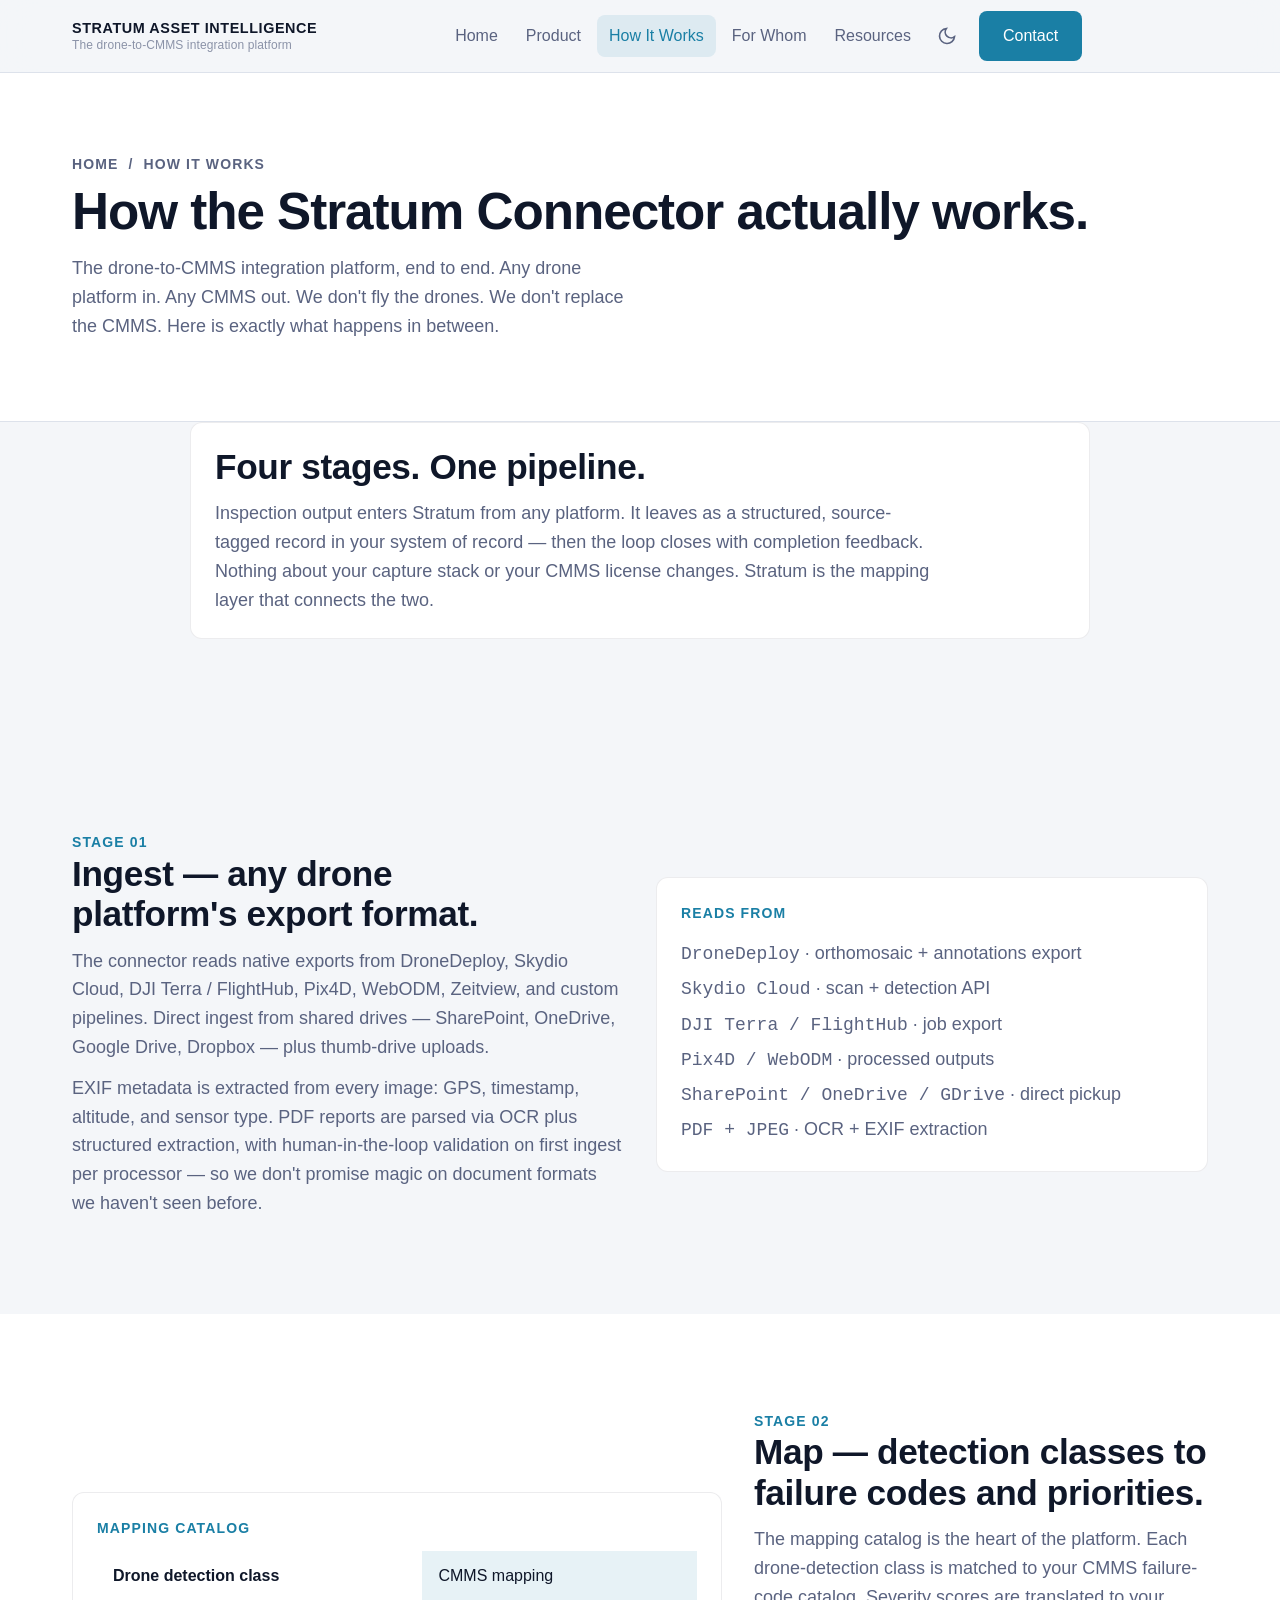
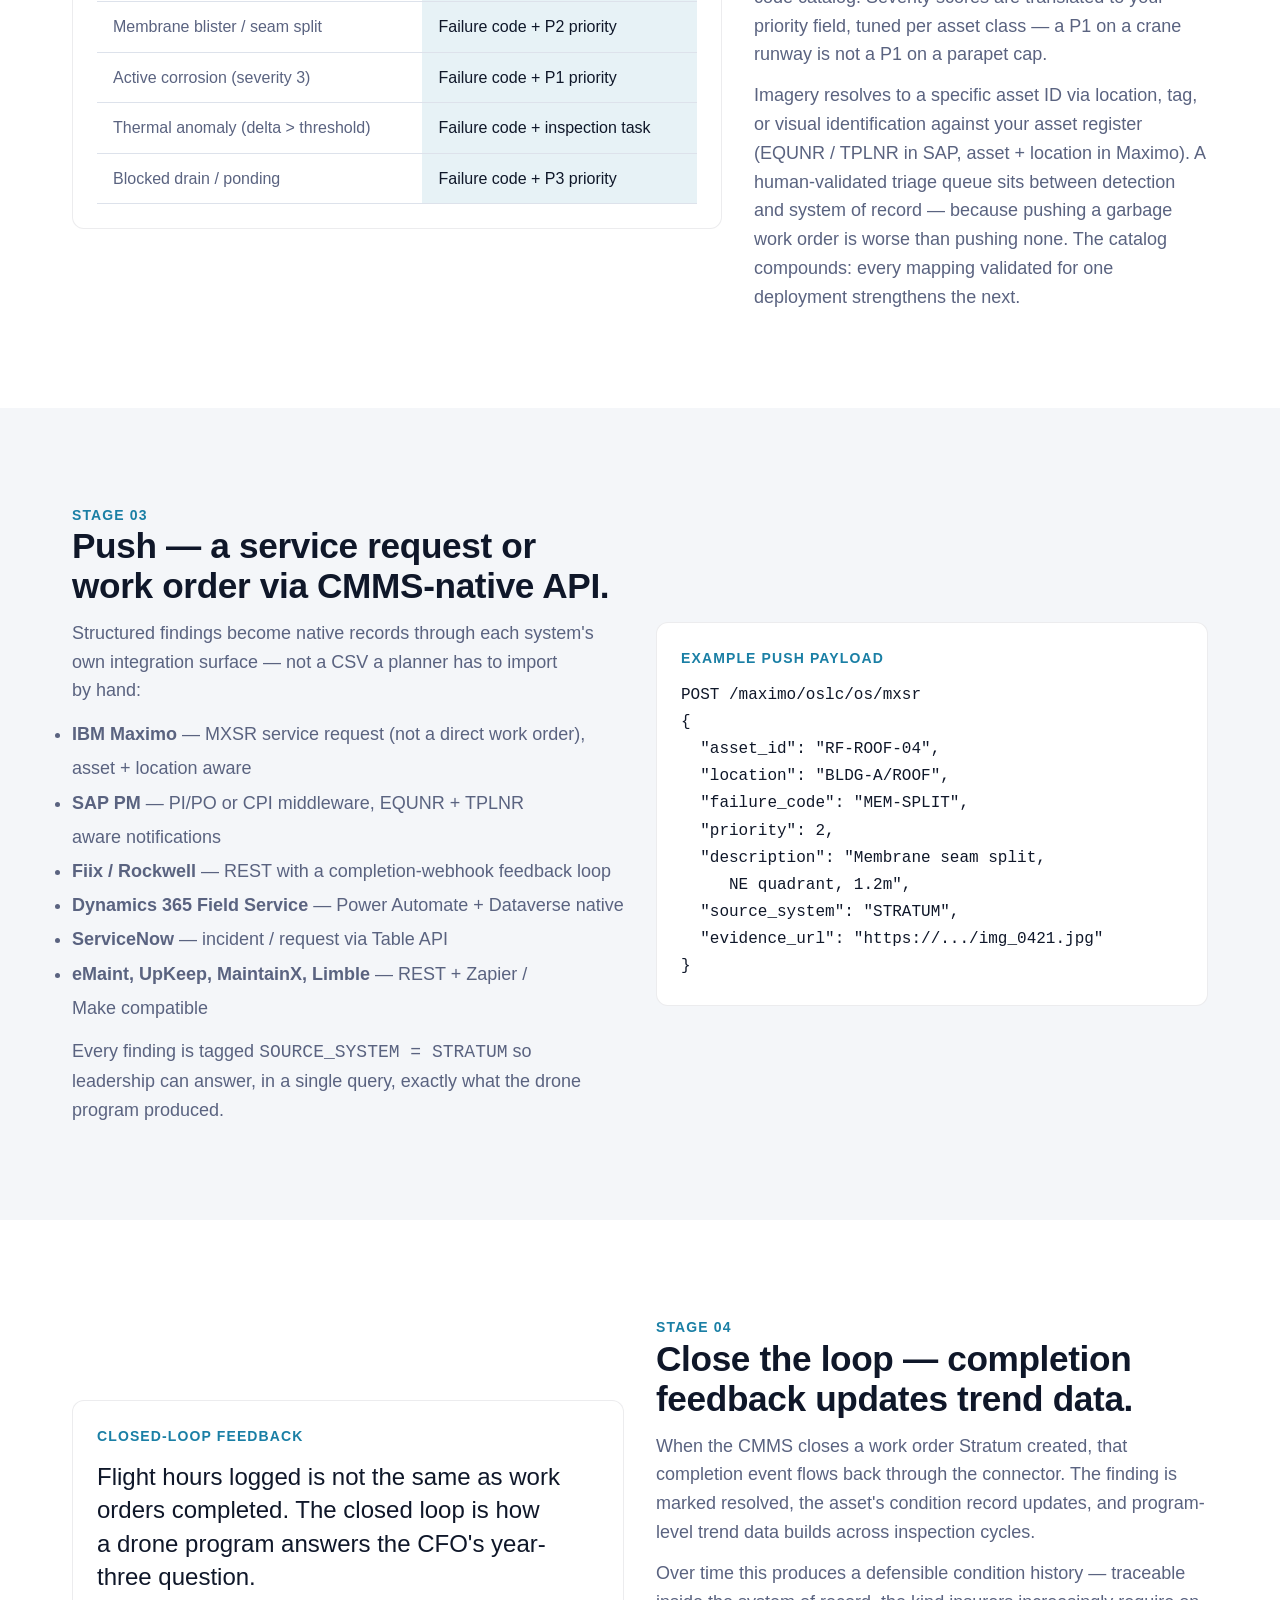
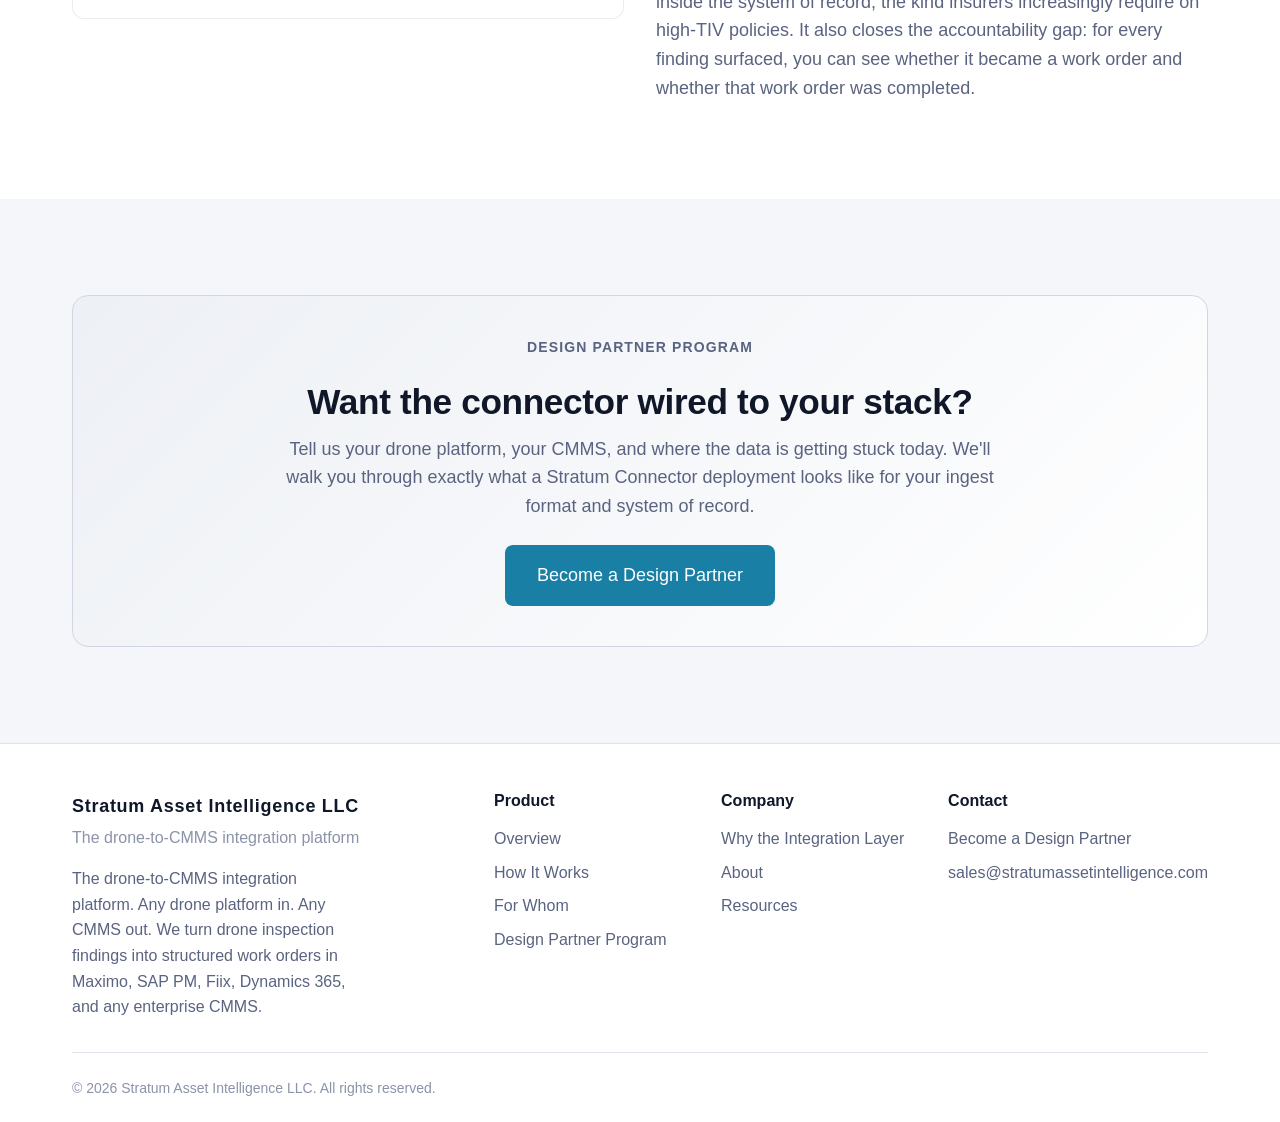
<file: how-it-works.html>
<!DOCTYPE html>
<html lang="en">
<head>
<meta charset="UTF-8">
<meta name="viewport" content="width=device-width, initial-scale=1.0">
<title>How It Works — Stratum Connector | Drone-to-CMMS Integration</title>
<meta name="description" content="How the Stratum Connector works: ingest any drone platform's export, map detection classes to CMMS failure codes and priorities, push native service requests and work orders, and close the loop with completion feedback.">
<meta property="og:title" content="How the Stratum Connector Works">
<meta property="og:description" content="Ingest. Map. Push. Close the loop. The technical pipeline behind the drone-to-CMMS integration platform.">
<meta property="og:type" content="website">

<link href="https://api.fontshare.com/v2/css?f[]=general-sans@400,500,600,700&f[]=satoshi@400,500,600,700&display=swap" rel="stylesheet">
<link rel="stylesheet" href="./base.css?v=2">
<link rel="stylesheet" href="./style.css?v=2">
</head>
<body>

<a href="#main" class="sr-only" style="position:fixed;top:0;left:0;z-index:100;padding:var(--space-3);background:var(--color-primary);color:#fff;">Skip to content</a>

<header class="site-header">
  <div class="container header-inner">
    <a href="./index.html" class="header-brand">
      <span class="header-brand-name">Stratum Asset Intelligence</span>
      <span class="header-brand-tagline">The drone-to-CMMS integration platform</span>
    </a>
        <nav class="nav-desktop" aria-label="Main navigation">
      <a href="./index.html" class="nav-link">Home</a>
      <a href="./product.html" class="nav-link">Product</a>
      <a href="./how-it-works.html" class="nav-link active" aria-current="page">How It Works</a>
      <a href="./industries.html" class="nav-link">For Whom</a>
      <a href="./resources.html" class="nav-link">Resources</a>
      <button class="theme-toggle" data-theme-toggle aria-label="Toggle theme"></button>
      <a href="./contact.html" class="btn btn-primary nav-cta">Contact</a>
    </nav>
    <div style="display:flex;align-items:center;gap:var(--space-2);">
      <button class="theme-toggle" data-theme-toggle aria-label="Toggle theme" style="display:none;"></button>
      <button class="mobile-menu-btn" aria-label="Open menu" aria-expanded="false">
        <svg width="24" height="24" viewBox="0 0 24 24" fill="none" stroke="currentColor" stroke-width="2"><path d="M3 12h18M3 6h18M3 18h18"/></svg>
      </button>
    </div>
  </div>
</header>

<nav class="mobile-nav is-closed" aria-label="Mobile navigation">
  <a href="./index.html" class="nav-link">Home</a>
  <a href="./product.html" class="nav-link">Product</a>
  <a href="./how-it-works.html" class="nav-link active" aria-current="page">How It Works</a>
  <a href="./industries.html" class="nav-link">For Whom</a>
  <a href="./resources.html" class="nav-link">Resources</a>
  <a href="./contact.html" class="btn btn-primary">Contact</a>
</nav>

<main id="main">

  <section class="page-header">
    <div class="container">
      <p class="overline"><a href="./index.html" style="color:var(--color-text-muted);text-decoration:none;">Home</a> &nbsp;/&nbsp; How It Works</p>
      <h1>How the Stratum Connector actually works.</h1>
      <p>The drone-to-CMMS integration platform, end to end. Any drone platform in. Any CMMS out. We don't fly the drones. We don't replace the CMMS. Here is exactly what happens in between.</p>
    </div>
  </section>

  <!-- Pipeline overview -->
  <section class="section" style="padding-top:0;">
    <div class="container">
      <div class="card fade-in" style="max-width:900px;margin:0 auto;">
        <h2 style="margin-bottom:var(--space-3);">Four stages. One pipeline.</h2>
        <p style="color:var(--color-text-muted);">Inspection output enters Stratum from any platform. It leaves as a structured, source-tagged record in your system of record &mdash; then the loop closes with completion feedback. Nothing about your capture stack or your CMMS license changes. Stratum is the mapping layer that connects the two.</p>
      </div>
    </div>
  </section>

  <!-- Stage 01: Ingest -->
  <section class="section">
    <div class="container">
      <div class="two-col">
        <div class="fade-in">
          <p class="overline" style="color:var(--color-primary);">Stage 01</p>
          <h2>Ingest &mdash; any drone platform's export format.</h2>
          <p style="color:var(--color-text-muted);margin-top:var(--space-3);">The connector reads native exports from DroneDeploy, Skydio Cloud, DJI Terra / FlightHub, Pix4D, WebODM, Zeitview, and custom pipelines. Direct ingest from shared drives &mdash; SharePoint, OneDrive, Google Drive, Dropbox &mdash; plus thumb-drive uploads.</p>
          <p style="color:var(--color-text-muted);margin-top:var(--space-3);">EXIF metadata is extracted from every image: GPS, timestamp, altitude, and sensor type. PDF reports are parsed via OCR plus structured extraction, with human-in-the-loop validation on first ingest per processor &mdash; so we don't promise magic on document formats we haven't seen before.</p>
        </div>
        <div class="fade-in">
          <div class="card" style="padding:var(--space-6);">
            <p class="overline">Reads From</p>
            <ul style="margin-top:var(--space-3);color:var(--color-text-muted);line-height:1.9;list-style:none;padding:0;">
              <li><code>DroneDeploy</code> &middot; orthomosaic + annotations export</li>
              <li><code>Skydio Cloud</code> &middot; scan + detection API</li>
              <li><code>DJI Terra / FlightHub</code> &middot; job export</li>
              <li><code>Pix4D / WebODM</code> &middot; processed outputs</li>
              <li><code>SharePoint / OneDrive / GDrive</code> &middot; direct pickup</li>
              <li><code>PDF + JPEG</code> &middot; OCR + EXIF extraction</li>
            </ul>
          </div>
        </div>
      </div>
    </div>
  </section>

  <!-- Stage 02: Map -->
  <section class="section" style="background:var(--color-surface);">
    <div class="container">
      <div class="two-col">
        <div class="fade-in">
          <div class="card" style="padding:var(--space-6);">
            <p class="overline">Mapping Catalog</p>
            <div class="comparison-table" style="margin-top:var(--space-3);">
              <table>
                <thead><tr><th>Drone detection class</th><th class="highlight-col">CMMS mapping</th></tr></thead>
                <tbody>
                  <tr><td>Membrane blister / seam split</td><td class="highlight-col">Failure code + P2 priority</td></tr>
                  <tr><td>Active corrosion (severity 3)</td><td class="highlight-col">Failure code + P1 priority</td></tr>
                  <tr><td>Thermal anomaly (delta &gt; threshold)</td><td class="highlight-col">Failure code + inspection task</td></tr>
                  <tr><td>Blocked drain / ponding</td><td class="highlight-col">Failure code + P3 priority</td></tr>
                </tbody>
              </table>
            </div>
          </div>
        </div>
        <div class="fade-in">
          <p class="overline" style="color:var(--color-primary);">Stage 02</p>
          <h2>Map &mdash; detection classes to failure codes and priorities.</h2>
          <p style="color:var(--color-text-muted);margin-top:var(--space-3);">The mapping catalog is the heart of the platform. Each drone-detection class is matched to your CMMS failure-code catalog. Severity scores are translated to your priority field, tuned per asset class &mdash; a P1 on a crane runway is not a P1 on a parapet cap.</p>
          <p style="color:var(--color-text-muted);margin-top:var(--space-3);">Imagery resolves to a specific asset ID via location, tag, or visual identification against your asset register (EQUNR / TPLNR in SAP, asset + location in Maximo). A human-validated triage queue sits between detection and system of record &mdash; because pushing a garbage work order is worse than pushing none. The catalog compounds: every mapping validated for one deployment strengthens the next.</p>
        </div>
      </div>
    </div>
  </section>

  <!-- Stage 03: Push -->
  <section class="section">
    <div class="container">
      <div class="two-col">
        <div class="fade-in">
          <p class="overline" style="color:var(--color-primary);">Stage 03</p>
          <h2>Push &mdash; a service request or work order via CMMS-native API.</h2>
          <p style="color:var(--color-text-muted);margin-top:var(--space-3);">Structured findings become native records through each system's own integration surface &mdash; not a CSV a planner has to import by hand:</p>
          <ul style="margin-top:var(--space-3);color:var(--color-text-muted);line-height:1.9;">
            <li><strong>IBM Maximo</strong> &mdash; MXSR service request (not a direct work order), asset + location aware</li>
            <li><strong>SAP PM</strong> &mdash; PI/PO or CPI middleware, EQUNR + TPLNR aware notifications</li>
            <li><strong>Fiix / Rockwell</strong> &mdash; REST with a completion-webhook feedback loop</li>
            <li><strong>Dynamics 365 Field Service</strong> &mdash; Power Automate + Dataverse native</li>
            <li><strong>ServiceNow</strong> &mdash; incident / request via Table API</li>
            <li><strong>eMaint, UpKeep, MaintainX, Limble</strong> &mdash; REST + Zapier / Make compatible</li>
          </ul>
          <p style="color:var(--color-text-muted);margin-top:var(--space-3);">Every finding is tagged <code>SOURCE_SYSTEM = STRATUM</code> so leadership can answer, in a single query, exactly what the drone program produced.</p>
        </div>
        <div class="fade-in">
          <div class="card" style="padding:var(--space-6);background:var(--color-surface);">
            <p class="overline">Example Push Payload</p>
            <pre style="margin-top:var(--space-3);font-size:var(--text-sm);color:var(--color-text);overflow-x:auto;line-height:1.7;"><code>POST /maximo/oslc/os/mxsr
{
  "asset_id": "RF-ROOF-04",
  "location": "BLDG-A/ROOF",
  "failure_code": "MEM-SPLIT",
  "priority": 2,
  "description": "Membrane seam split,
     NE quadrant, 1.2m",
  "source_system": "STRATUM",
  "evidence_url": "https://.../img_0421.jpg"
}</code></pre>
          </div>
        </div>
      </div>
    </div>
  </section>

  <!-- Stage 04: Close the loop -->
  <section class="section" style="background:var(--color-surface);">
    <div class="container">
      <div class="two-col">
        <div class="fade-in">
          <div class="card" style="padding:var(--space-6);">
            <p class="overline">Closed-Loop Feedback</p>
            <p style="font-family:var(--font-display);font-size:var(--text-lg);line-height:1.4;margin-top:var(--space-3);color:var(--color-text);">Flight hours logged is not the same as work orders completed. The closed loop is how a drone program answers the CFO's year-three question.</p>
          </div>
        </div>
        <div class="fade-in">
          <p class="overline" style="color:var(--color-primary);">Stage 04</p>
          <h2>Close the loop &mdash; completion feedback updates trend data.</h2>
          <p style="color:var(--color-text-muted);margin-top:var(--space-3);">When the CMMS closes a work order Stratum created, that completion event flows back through the connector. The finding is marked resolved, the asset's condition record updates, and program-level trend data builds across inspection cycles.</p>
          <p style="color:var(--color-text-muted);margin-top:var(--space-3);">Over time this produces a defensible condition history &mdash; traceable inside the system of record, the kind insurers increasingly require on high-TIV policies. It also closes the accountability gap: for every finding surfaced, you can see whether it became a work order and whether that work order was completed.</p>
        </div>
      </div>
    </div>
  </section>

  <!-- CTA -->
  <section class="section">
    <div class="container">
      <div class="cta-banner fade-in">
        <p class="overline">Design Partner Program</p>
        <h2>Want the connector wired to your stack?</h2>
        <p>Tell us your drone platform, your CMMS, and where the data is getting stuck today. We'll walk you through exactly what a Stratum Connector deployment looks like for your ingest format and system of record.</p>
        <a href="./contact.html?program=design-partner" class="btn btn-primary btn-lg">Become a Design Partner</a>
      </div>
    </div>
  </section>

</main>

<footer class="site-footer">
  <div class="container">
    <div class="footer-grid">
      <div class="footer-brand">
        <span class="footer-brand-name">Stratum Asset Intelligence LLC</span>
        <span class="footer-brand-tagline">The drone-to-CMMS integration platform</span>
        <p>The drone-to-CMMS integration platform. Any drone platform in. Any CMMS out. We turn drone inspection findings into structured work orders in Maximo, SAP PM, Fiix, Dynamics 365, and any enterprise CMMS.</p>
      </div>

      <div class="footer-col">
        <h4>Product</h4>
        <a href="./product.html">Overview</a>
        <a href="./how-it-works.html">How It Works</a>
        <a href="./industries.html">For Whom</a>
        <a href="./contact.html?program=design-partner">Design Partner Program</a>
      </div>

      <div class="footer-col">
        <h4>Company</h4>
        <a href="./why-stratum.html">Why the Integration Layer</a>
        <a href="./about.html">About</a>
        <a href="./resources.html">Resources</a>
      </div>

      <div class="footer-col">
        <h4>Contact</h4>
        <a href="./contact.html?program=design-partner">Become a Design Partner</a>
        <a href="mailto:sales@stratumassetintelligence.com">sales@stratumassetintelligence.com</a>
      </div>
    </div>

    <div class="footer-bottom">
      <span>&copy; 2026 Stratum Asset Intelligence LLC. All rights reserved.</span>
    </div>
  </div>
</footer>

<script src="./app.js?v=2" defer></script>
</body>
</html>
</file>
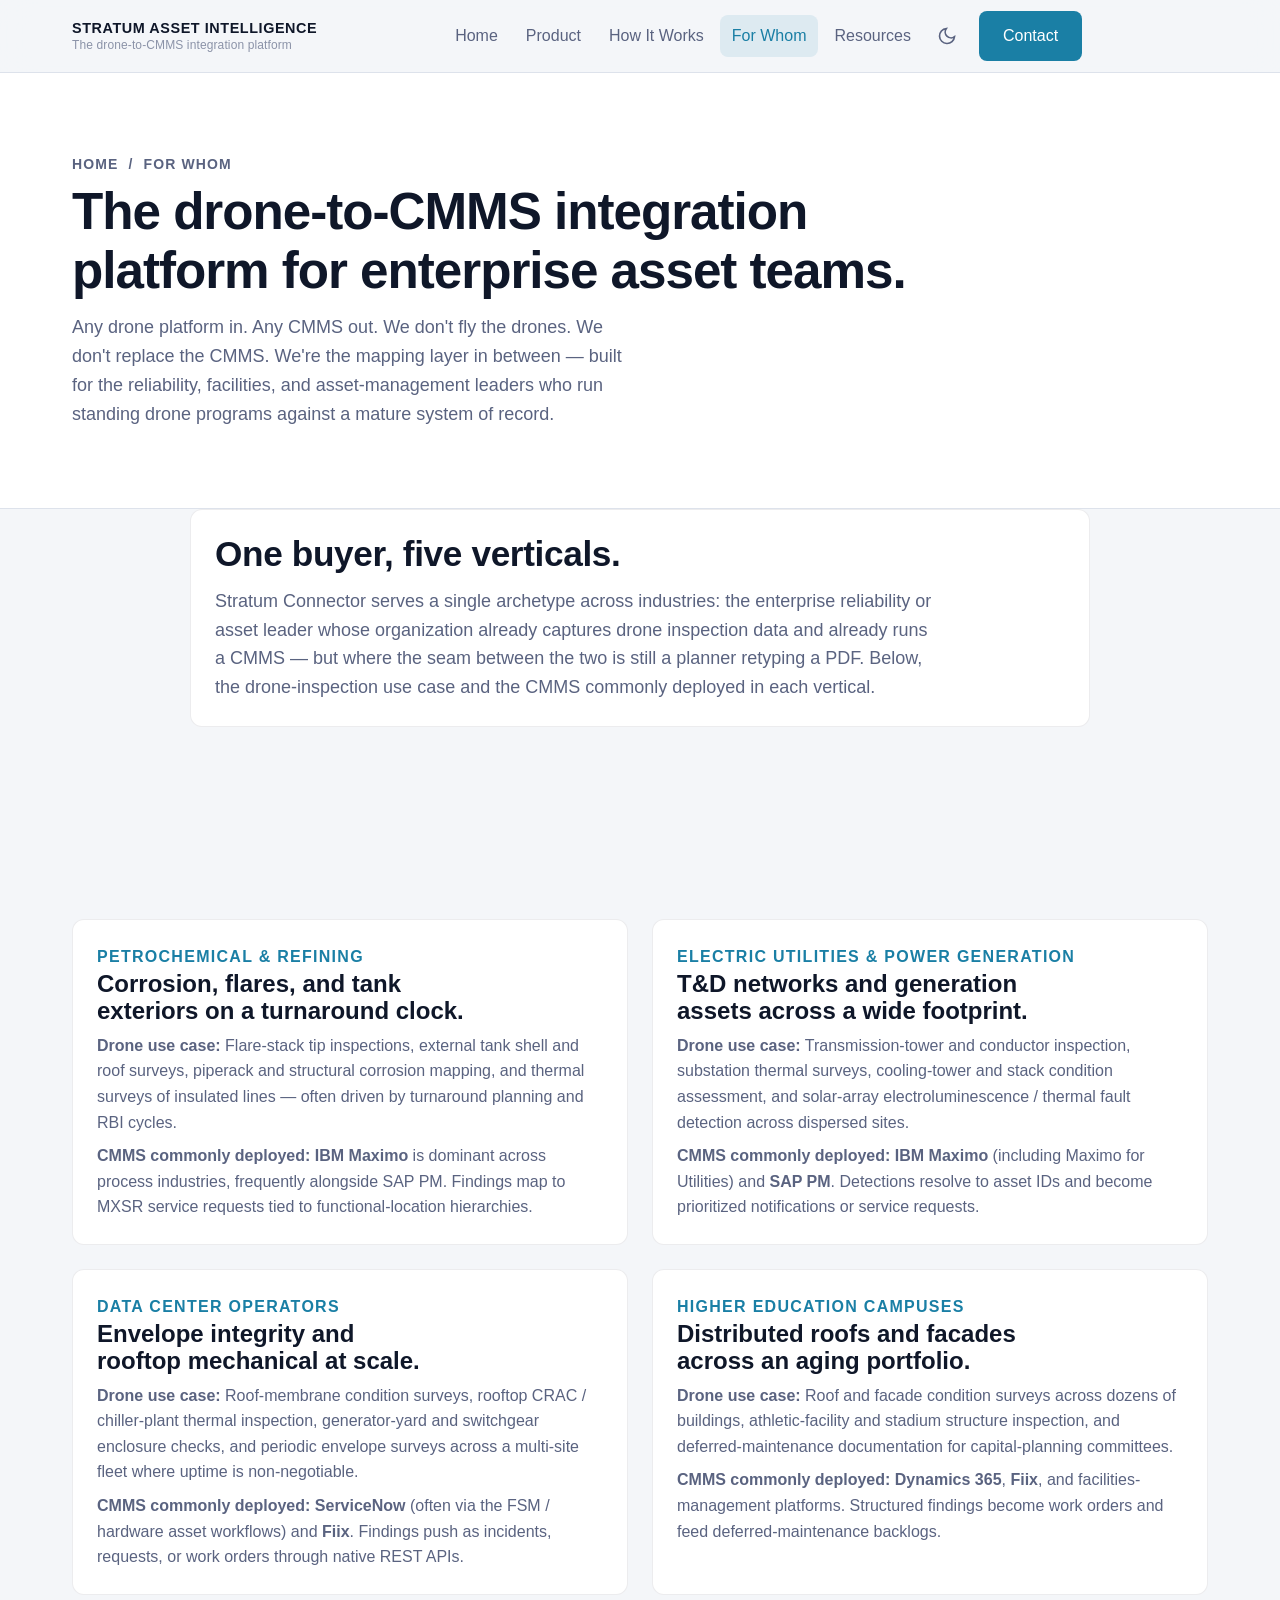
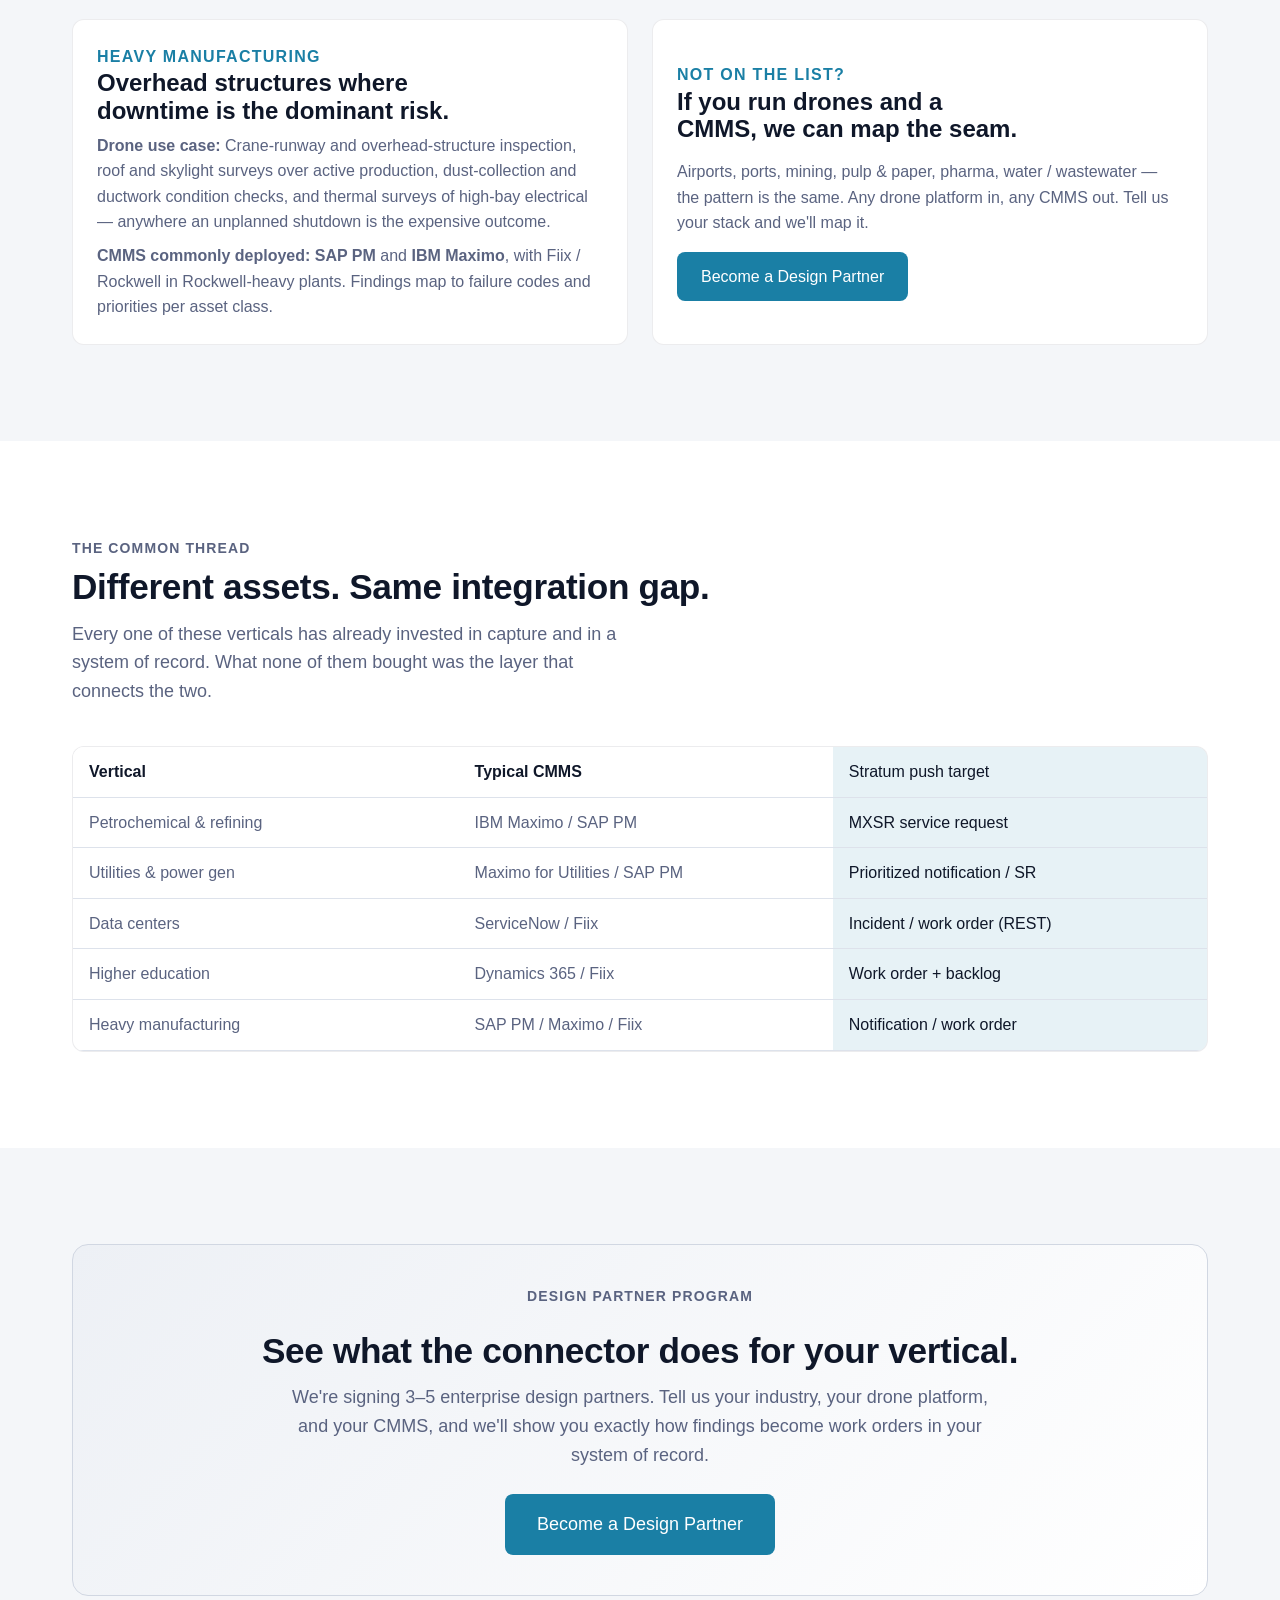
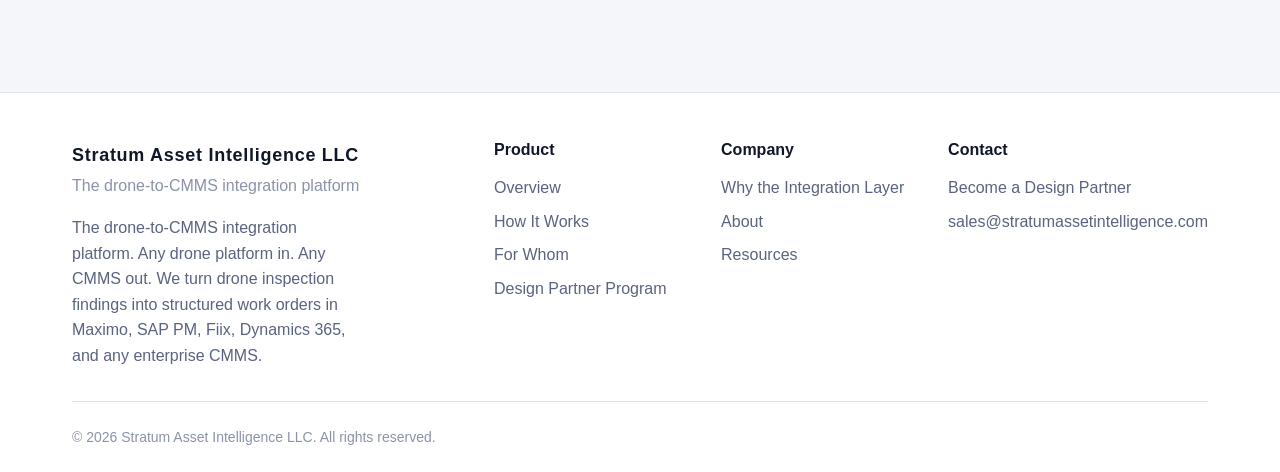
<file: industries.html>
<!DOCTYPE html>
<html lang="en">
<head>
<meta charset="UTF-8">
<meta name="viewport" content="width=device-width, initial-scale=1.0">
<title>For Whom — Enterprise CMMS Buyers | Stratum Asset Intelligence</title>
<meta name="description" content="The drone-to-CMMS integration platform for enterprise reliability and asset teams: petrochemical &amp; refining, electric utilities &amp; power generation, data centers, higher education, and heavy manufacturing. Any drone platform in. Any CMMS out.">
<meta property="og:title" content="For Whom — Enterprise CMMS Buyers | Stratum Asset Intelligence">
<meta property="og:description" content="Built for enterprise reliability, facilities, and asset-management teams running standing drone programs against Maximo, SAP PM, Fiix, Dynamics 365, and ServiceNow.">
<meta property="og:type" content="website">

<link href="https://api.fontshare.com/v2/css?f[]=general-sans@400,500,600,700&f[]=satoshi@400,500,600,700&display=swap" rel="stylesheet">
<link rel="stylesheet" href="./base.css?v=2">
<link rel="stylesheet" href="./style.css?v=2">
</head>
<body>

<a href="#main" class="sr-only" style="position:fixed;top:0;left:0;z-index:100;padding:var(--space-3);background:var(--color-primary);color:#fff;">Skip to content</a>

<header class="site-header">
  <div class="container header-inner">
    <a href="./index.html" class="header-brand">
      <span class="header-brand-name">Stratum Asset Intelligence</span>
      <span class="header-brand-tagline">The drone-to-CMMS integration platform</span>
    </a>
        <nav class="nav-desktop" aria-label="Main navigation">
      <a href="./index.html" class="nav-link">Home</a>
      <a href="./product.html" class="nav-link">Product</a>
      <a href="./how-it-works.html" class="nav-link">How It Works</a>
      <a href="./industries.html" class="nav-link active" aria-current="page">For Whom</a>
      <a href="./resources.html" class="nav-link">Resources</a>
      <button class="theme-toggle" data-theme-toggle aria-label="Toggle theme"></button>
      <a href="./contact.html" class="btn btn-primary nav-cta">Contact</a>
    </nav>
    <div style="display:flex;align-items:center;gap:var(--space-2);">
      <button class="theme-toggle" data-theme-toggle aria-label="Toggle theme" style="display:none;"></button>
      <button class="mobile-menu-btn" aria-label="Open menu" aria-expanded="false">
        <svg width="24" height="24" viewBox="0 0 24 24" fill="none" stroke="currentColor" stroke-width="2"><path d="M3 12h18M3 6h18M3 18h18"/></svg>
      </button>
    </div>
  </div>
</header>

<nav class="mobile-nav is-closed" aria-label="Mobile navigation">
  <a href="./index.html" class="nav-link">Home</a>
  <a href="./product.html" class="nav-link">Product</a>
  <a href="./how-it-works.html" class="nav-link">How It Works</a>
  <a href="./industries.html" class="nav-link active" aria-current="page">For Whom</a>
  <a href="./resources.html" class="nav-link">Resources</a>
  <a href="./contact.html" class="btn btn-primary">Contact</a>
</nav>

<main id="main">

  <section class="page-header">
    <div class="container">
      <p class="overline"><a href="./index.html" style="color:var(--color-text-muted);text-decoration:none;">Home</a> &nbsp;/&nbsp; For Whom</p>
      <h1>The drone-to-CMMS integration platform for enterprise asset teams.</h1>
      <p>Any drone platform in. Any CMMS out. We don't fly the drones. We don't replace the CMMS. We're the mapping layer in between &mdash; built for the reliability, facilities, and asset-management leaders who run standing drone programs against a mature system of record.</p>
    </div>
  </section>

  <section class="section" style="padding-top:0;">
    <div class="container">
      <div class="card fade-in" style="max-width:900px;margin:0 auto;">
        <h2 style="margin-bottom:var(--space-3);">One buyer, five verticals.</h2>
        <p style="color:var(--color-text-muted);">Stratum Connector serves a single archetype across industries: the enterprise reliability or asset leader whose organization already captures drone inspection data and already runs a CMMS &mdash; but where the seam between the two is still a planner retyping a PDF. Below, the drone-inspection use case and the CMMS commonly deployed in each vertical.</p>
      </div>
    </div>
  </section>

  <!-- Vertical cards -->
  <section class="section">
    <div class="container">
      <div class="feature-grid feature-grid--2">

        <div class="card feature-card fade-in">
          <p class="overline" style="color:var(--color-primary);">Petrochemical &amp; Refining</p>
          <h3>Corrosion, flares, and tank exteriors on a turnaround clock.</h3>
          <p style="color:var(--color-text-muted);margin-top:var(--space-2);"><strong>Drone use case:</strong> Flare-stack tip inspections, external tank shell and roof surveys, piperack and structural corrosion mapping, and thermal surveys of insulated lines &mdash; often driven by turnaround planning and RBI cycles.</p>
          <p style="color:var(--color-text-muted);margin-top:var(--space-2);"><strong>CMMS commonly deployed:</strong> <strong>IBM Maximo</strong> is dominant across process industries, frequently alongside SAP PM. Findings map to MXSR service requests tied to functional-location hierarchies.</p>
        </div>

        <div class="card feature-card fade-in">
          <p class="overline" style="color:var(--color-primary);">Electric Utilities &amp; Power Generation</p>
          <h3>T&amp;D networks and generation assets across a wide footprint.</h3>
          <p style="color:var(--color-text-muted);margin-top:var(--space-2);"><strong>Drone use case:</strong> Transmission-tower and conductor inspection, substation thermal surveys, cooling-tower and stack condition assessment, and solar-array electroluminescence / thermal fault detection across dispersed sites.</p>
          <p style="color:var(--color-text-muted);margin-top:var(--space-2);"><strong>CMMS commonly deployed:</strong> <strong>IBM Maximo</strong> (including Maximo for Utilities) and <strong>SAP PM</strong>. Detections resolve to asset IDs and become prioritized notifications or service requests.</p>
        </div>

        <div class="card feature-card fade-in">
          <p class="overline" style="color:var(--color-primary);">Data Center Operators</p>
          <h3>Envelope integrity and rooftop mechanical at scale.</h3>
          <p style="color:var(--color-text-muted);margin-top:var(--space-2);"><strong>Drone use case:</strong> Roof-membrane condition surveys, rooftop CRAC / chiller-plant thermal inspection, generator-yard and switchgear enclosure checks, and periodic envelope surveys across a multi-site fleet where uptime is non-negotiable.</p>
          <p style="color:var(--color-text-muted);margin-top:var(--space-2);"><strong>CMMS commonly deployed:</strong> <strong>ServiceNow</strong> (often via the FSM / hardware asset workflows) and <strong>Fiix</strong>. Findings push as incidents, requests, or work orders through native REST APIs.</p>
        </div>

        <div class="card feature-card fade-in">
          <p class="overline" style="color:var(--color-primary);">Higher Education Campuses</p>
          <h3>Distributed roofs and facades across an aging portfolio.</h3>
          <p style="color:var(--color-text-muted);margin-top:var(--space-2);"><strong>Drone use case:</strong> Roof and facade condition surveys across dozens of buildings, athletic-facility and stadium structure inspection, and deferred-maintenance documentation for capital-planning committees.</p>
          <p style="color:var(--color-text-muted);margin-top:var(--space-2);"><strong>CMMS commonly deployed:</strong> <strong>Dynamics 365</strong>, <strong>Fiix</strong>, and facilities-management platforms. Structured findings become work orders and feed deferred-maintenance backlogs.</p>
        </div>

        <div class="card feature-card fade-in">
          <p class="overline" style="color:var(--color-primary);">Heavy Manufacturing</p>
          <h3>Overhead structures where downtime is the dominant risk.</h3>
          <p style="color:var(--color-text-muted);margin-top:var(--space-2);"><strong>Drone use case:</strong> Crane-runway and overhead-structure inspection, roof and skylight surveys over active production, dust-collection and ductwork condition checks, and thermal surveys of high-bay electrical &mdash; anywhere an unplanned shutdown is the expensive outcome.</p>
          <p style="color:var(--color-text-muted);margin-top:var(--space-2);"><strong>CMMS commonly deployed:</strong> <strong>SAP PM</strong> and <strong>IBM Maximo</strong>, with Fiix / Rockwell in Rockwell-heavy plants. Findings map to failure codes and priorities per asset class.</p>
        </div>

        <div class="card feature-card fade-in" style="display:flex;flex-direction:column;justify-content:center;">
          <p class="overline" style="color:var(--color-primary);">Not on the list?</p>
          <h3>If you run drones and a CMMS, we can map the seam.</h3>
          <p style="color:var(--color-text-muted);margin-top:var(--space-2);">Airports, ports, mining, pulp &amp; paper, pharma, water / wastewater &mdash; the pattern is the same. Any drone platform in, any CMMS out. Tell us your stack and we'll map it.</p>
          <a href="./contact.html?program=design-partner" class="btn btn-primary mt-4" style="align-self:flex-start;">Become a Design Partner</a>
        </div>

      </div>
    </div>
  </section>

  <!-- CMMS matrix -->
  <section class="section" style="background:var(--color-surface);">
    <div class="container">
      <div class="section-header fade-in">
        <p class="overline">The Common Thread</p>
        <h2>Different assets. Same integration gap.</h2>
        <p>Every one of these verticals has already invested in capture and in a system of record. What none of them bought was the layer that connects the two.</p>
      </div>
      <div class="comparison-table card fade-in" style="padding:0;overflow:hidden;">
        <table>
          <thead>
            <tr>
              <th style="width:34%;">Vertical</th>
              <th style="width:33%;">Typical CMMS</th>
              <th style="width:33%;" class="highlight-col">Stratum push target</th>
            </tr>
          </thead>
          <tbody>
            <tr><td>Petrochemical &amp; refining</td><td>IBM Maximo / SAP PM</td><td class="highlight-col">MXSR service request</td></tr>
            <tr><td>Utilities &amp; power gen</td><td>Maximo for Utilities / SAP PM</td><td class="highlight-col">Prioritized notification / SR</td></tr>
            <tr><td>Data centers</td><td>ServiceNow / Fiix</td><td class="highlight-col">Incident / work order (REST)</td></tr>
            <tr><td>Higher education</td><td>Dynamics 365 / Fiix</td><td class="highlight-col">Work order + backlog</td></tr>
            <tr><td>Heavy manufacturing</td><td>SAP PM / Maximo / Fiix</td><td class="highlight-col">Notification / work order</td></tr>
          </tbody>
        </table>
      </div>
    </div>
  </section>

  <section class="section">
    <div class="container">
      <div class="cta-banner fade-in">
        <p class="overline">Design Partner Program</p>
        <h2>See what the connector does for your vertical.</h2>
        <p>We're signing 3&ndash;5 enterprise design partners. Tell us your industry, your drone platform, and your CMMS, and we'll show you exactly how findings become work orders in your system of record.</p>
        <a href="./contact.html?program=design-partner" class="btn btn-primary btn-lg">Become a Design Partner</a>
      </div>
    </div>
  </section>

</main>

<footer class="site-footer">
  <div class="container">
    <div class="footer-grid">
      <div class="footer-brand">
        <span class="footer-brand-name">Stratum Asset Intelligence LLC</span>
        <span class="footer-brand-tagline">The drone-to-CMMS integration platform</span>
        <p>The drone-to-CMMS integration platform. Any drone platform in. Any CMMS out. We turn drone inspection findings into structured work orders in Maximo, SAP PM, Fiix, Dynamics 365, and any enterprise CMMS.</p>
      </div>

      <div class="footer-col">
        <h4>Product</h4>
        <a href="./product.html">Overview</a>
        <a href="./how-it-works.html">How It Works</a>
        <a href="./industries.html">For Whom</a>
        <a href="./contact.html?program=design-partner">Design Partner Program</a>
      </div>

      <div class="footer-col">
        <h4>Company</h4>
        <a href="./why-stratum.html">Why the Integration Layer</a>
        <a href="./about.html">About</a>
        <a href="./resources.html">Resources</a>
      </div>

      <div class="footer-col">
        <h4>Contact</h4>
        <a href="./contact.html?program=design-partner">Become a Design Partner</a>
        <a href="mailto:sales@stratumassetintelligence.com">sales@stratumassetintelligence.com</a>
      </div>
    </div>

    <div class="footer-bottom">
      <span>&copy; 2026 Stratum Asset Intelligence LLC. All rights reserved.</span>
    </div>
  </div>
</footer>

<script src="./app.js?v=2" defer></script>
</body>
</html>
</file>
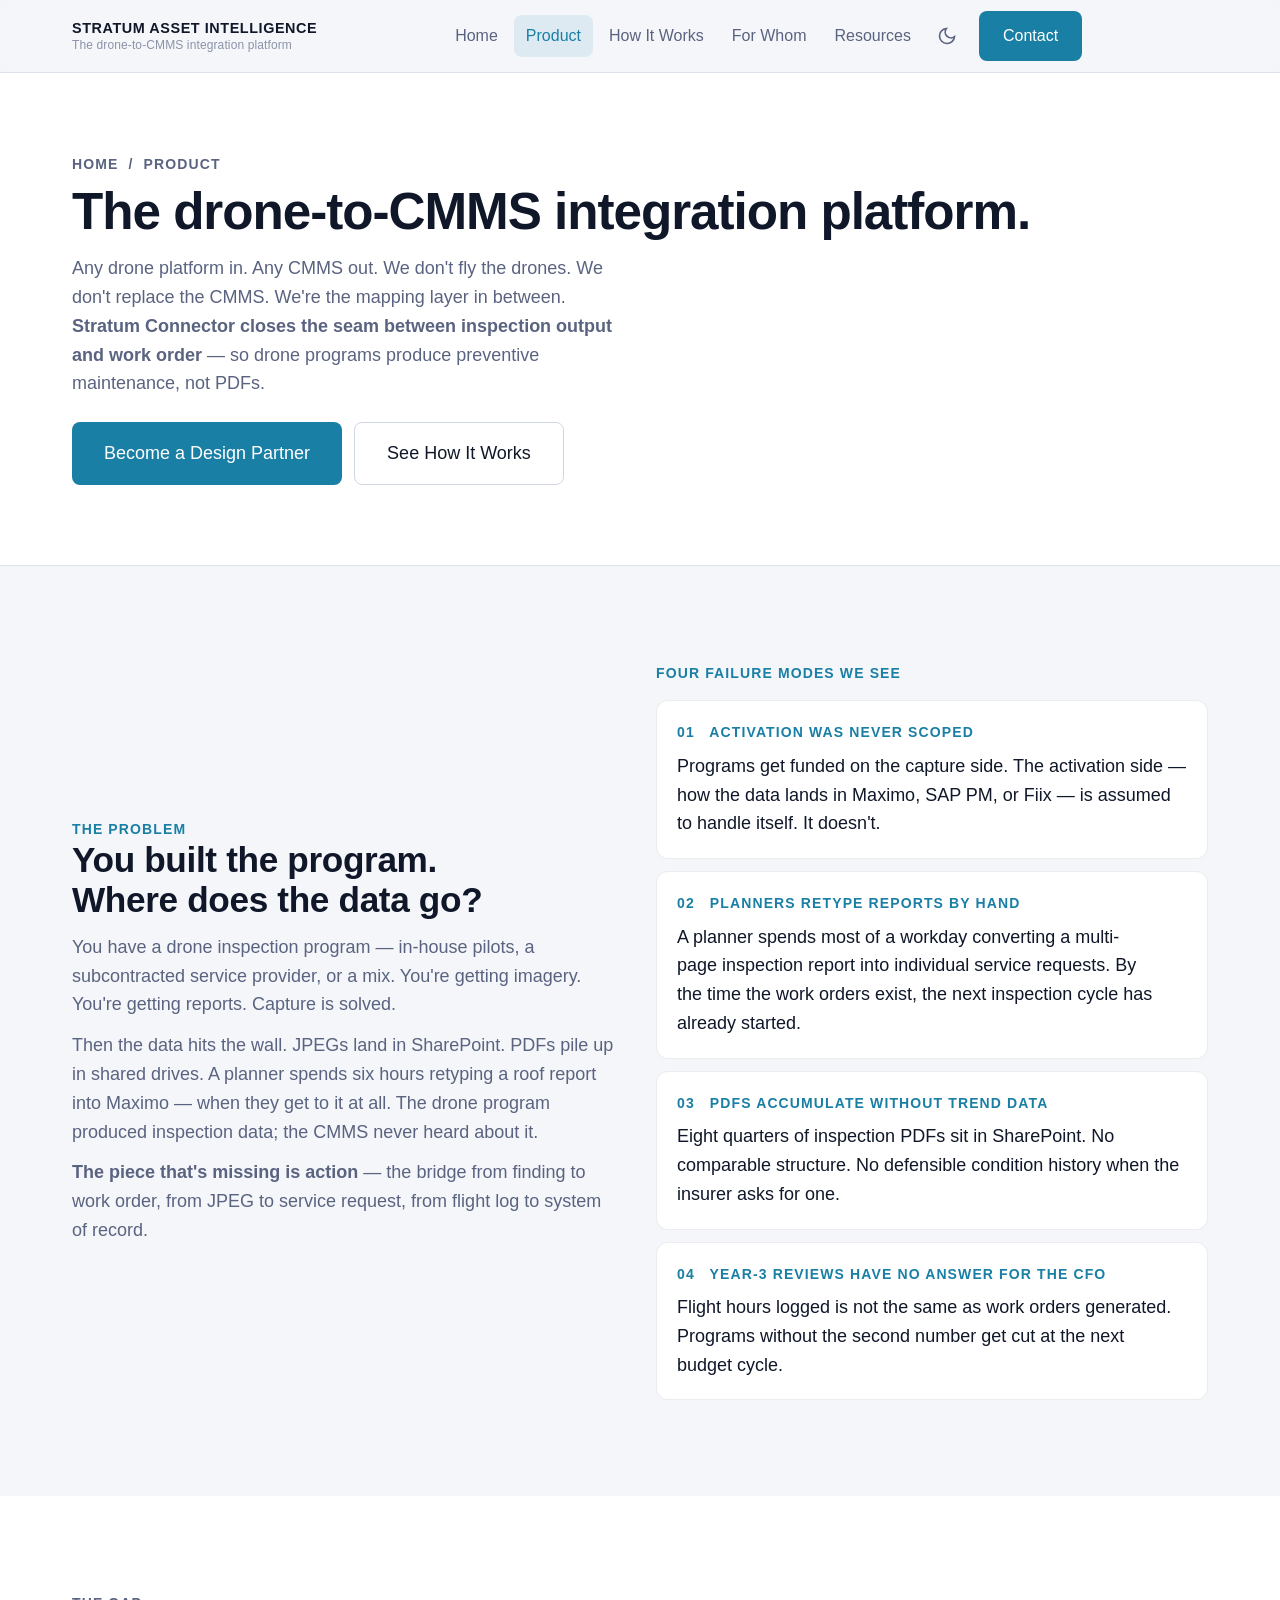
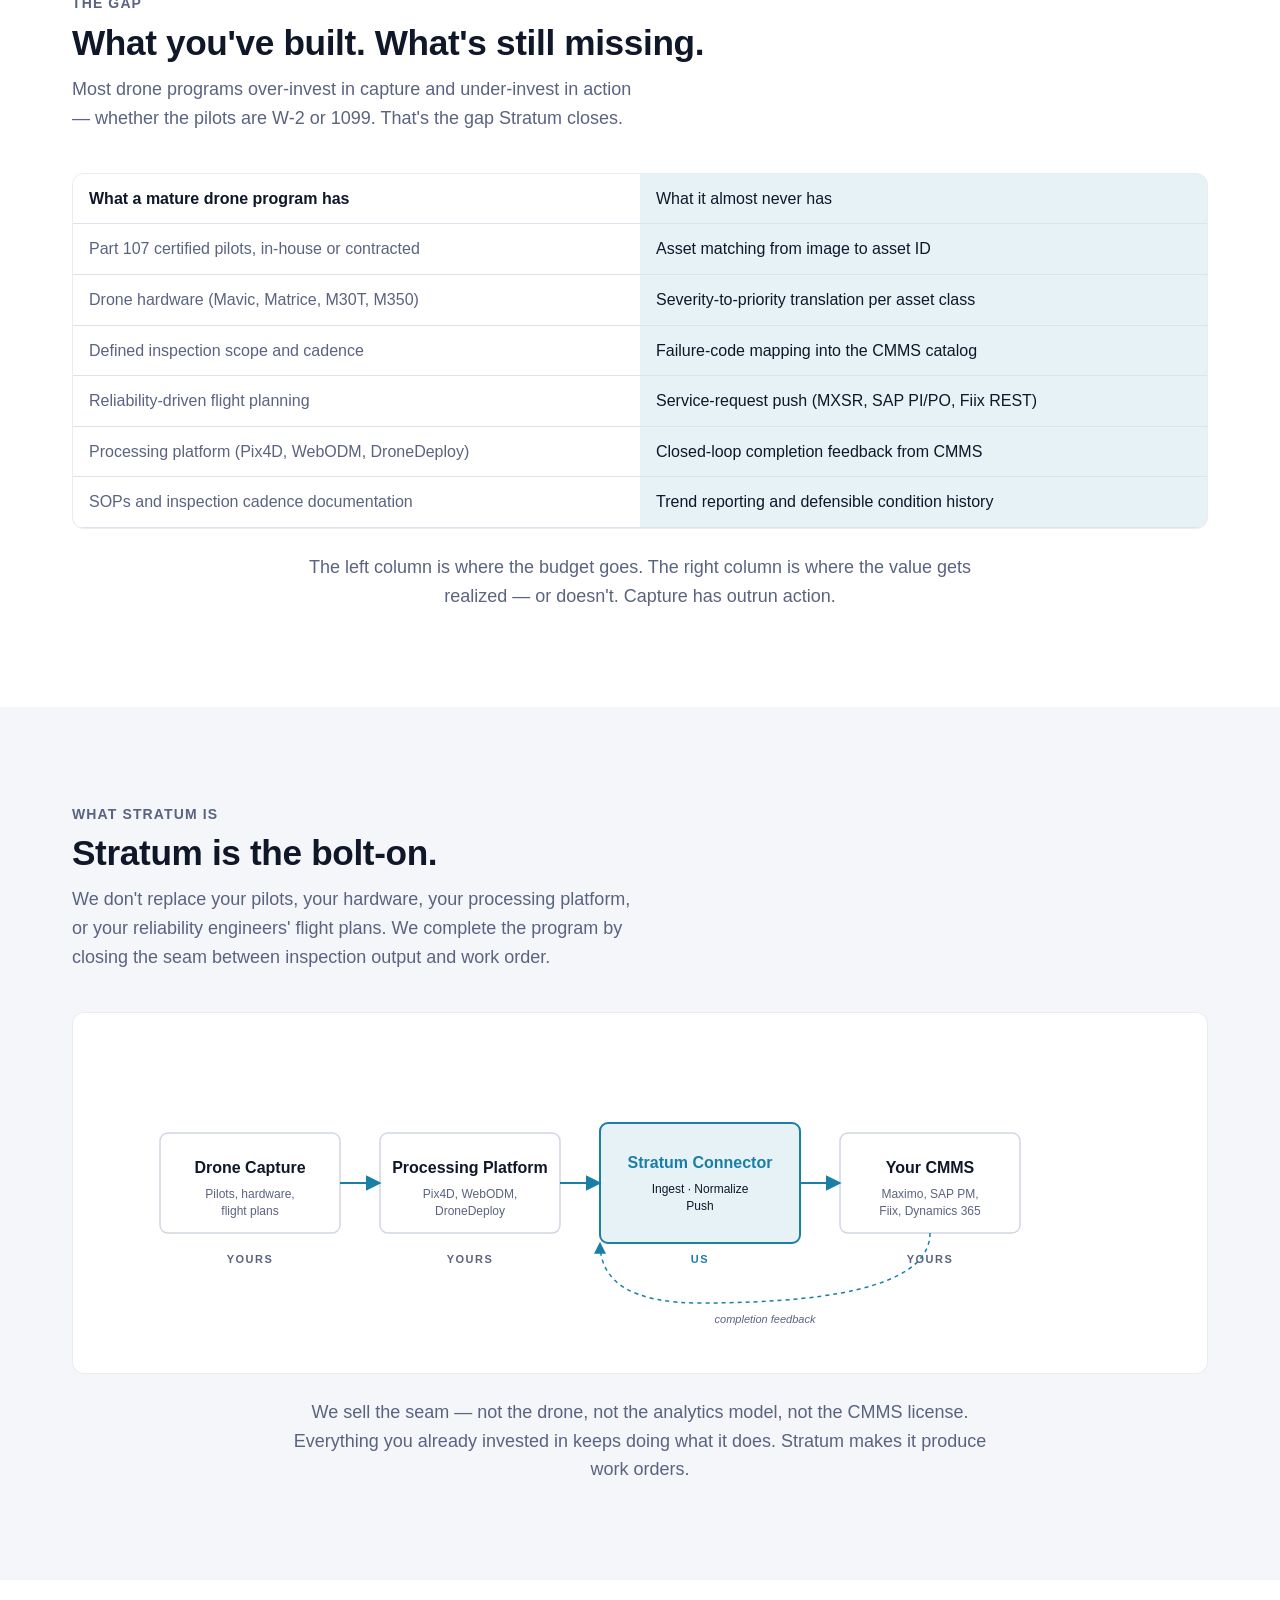
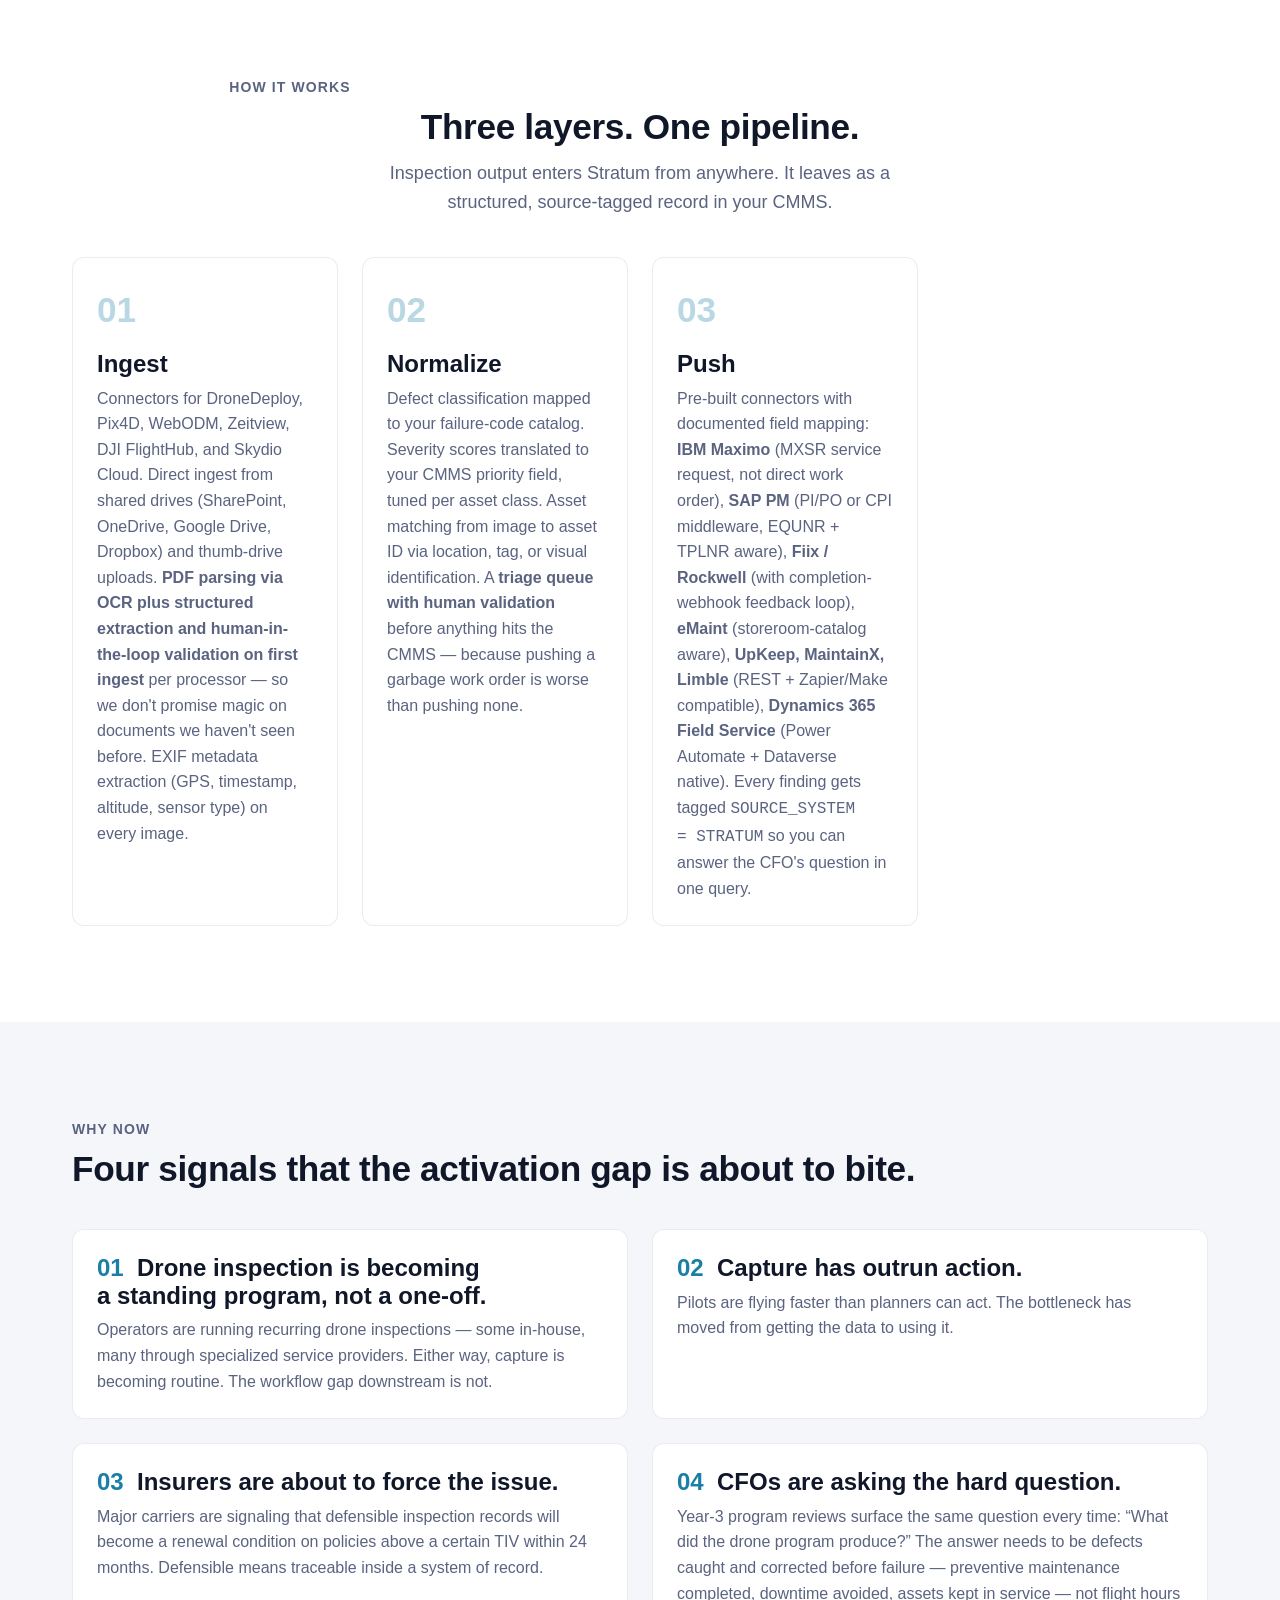
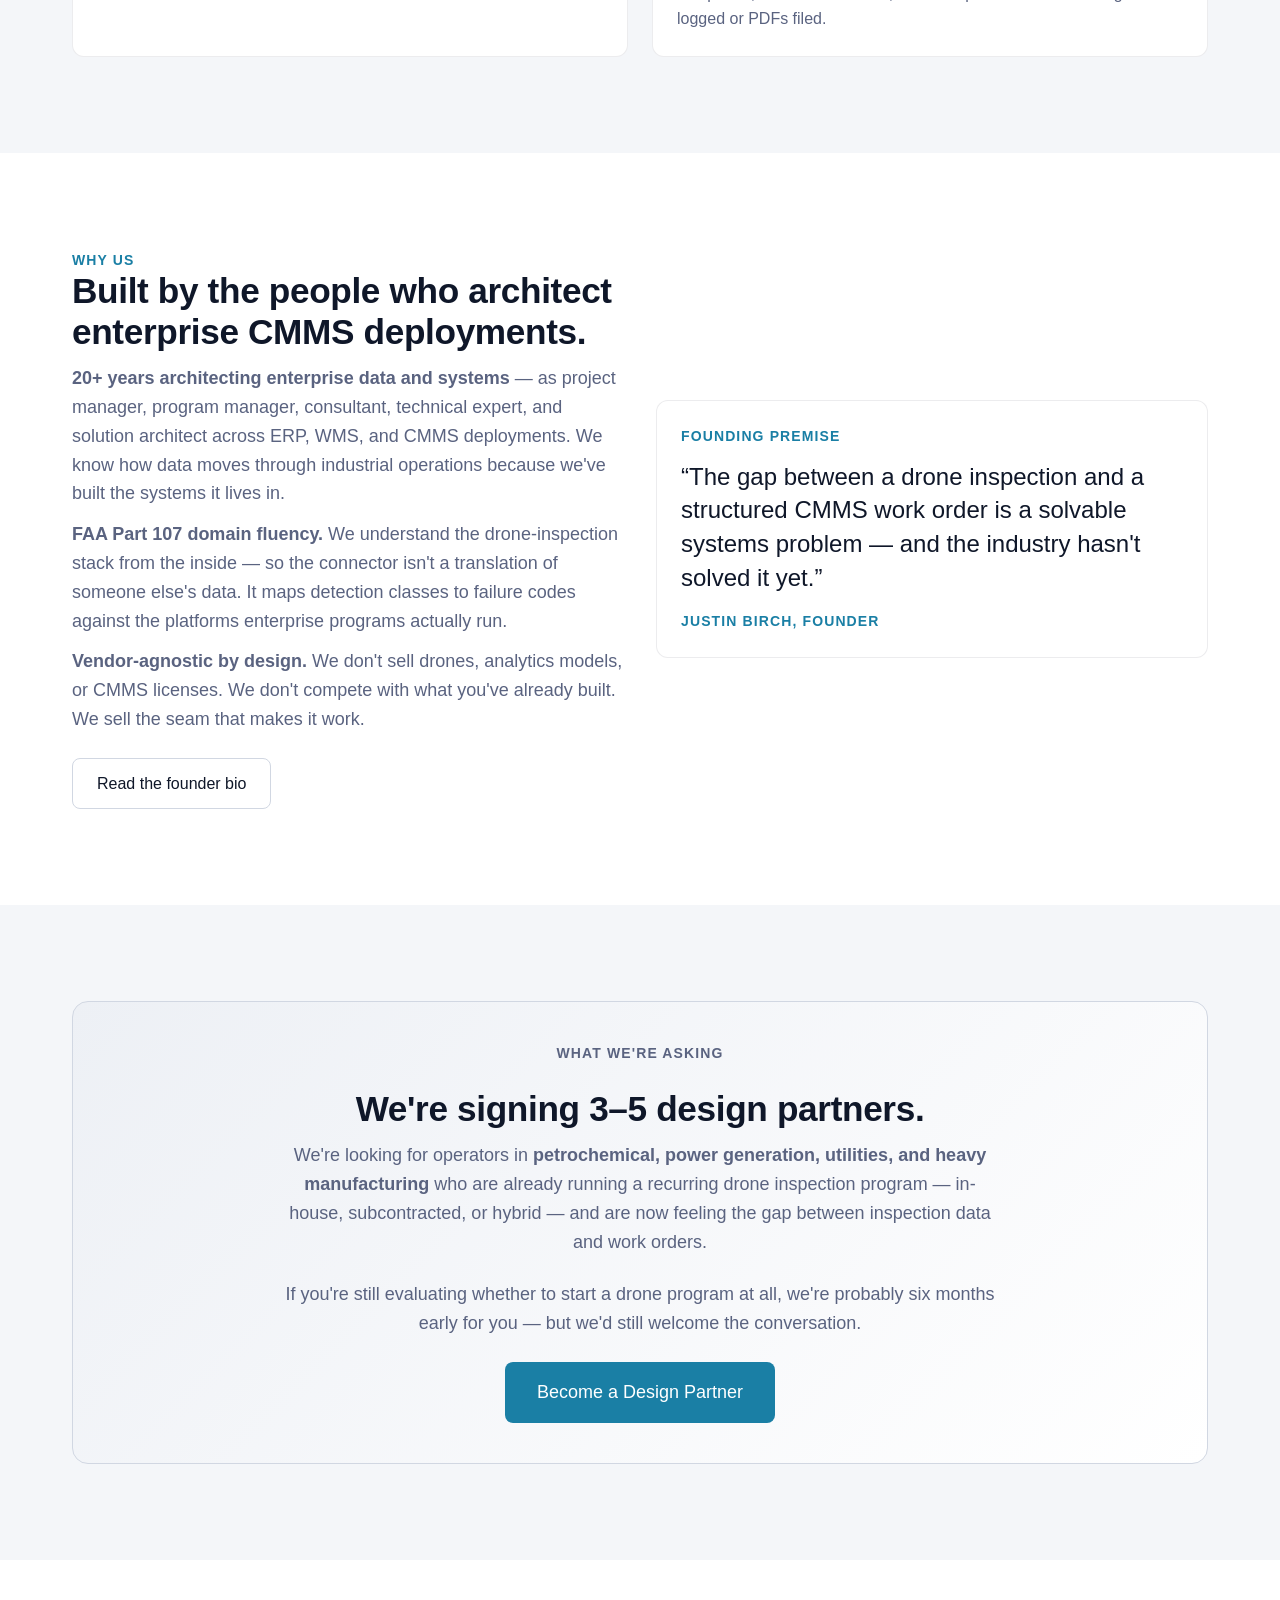
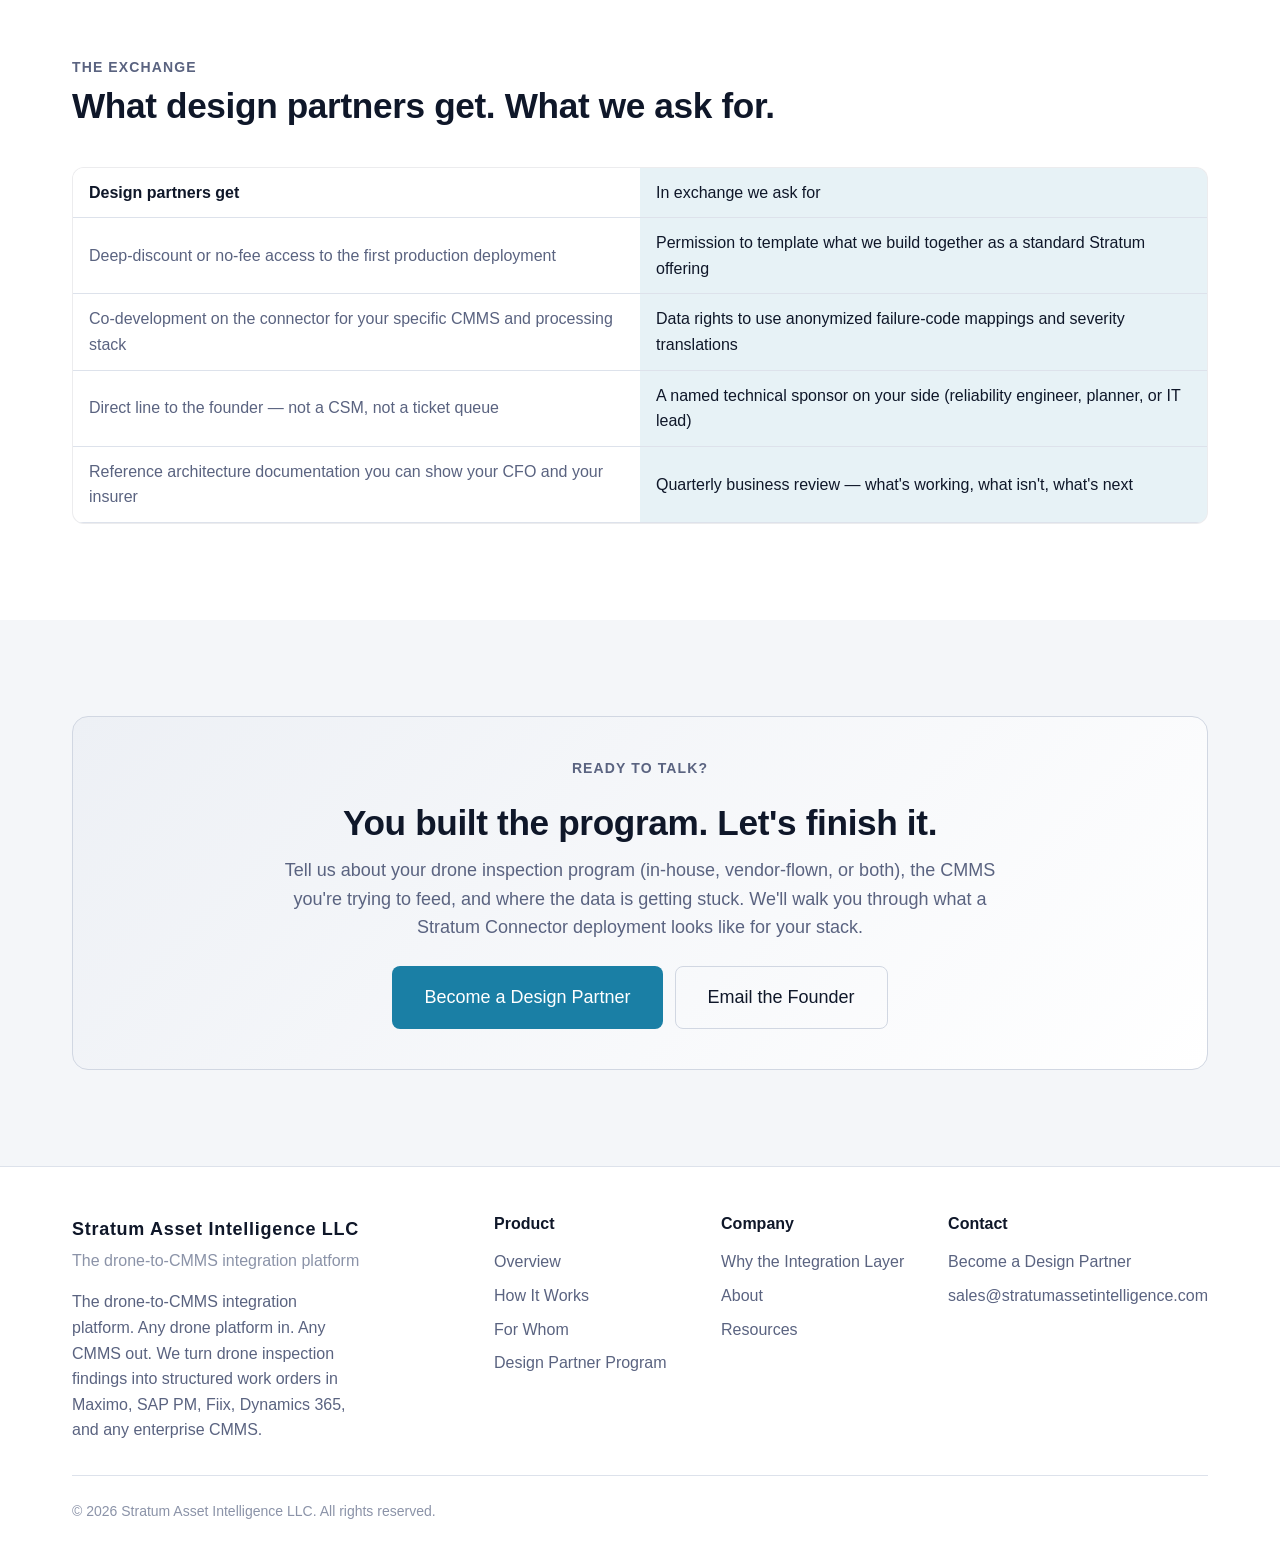
<file: product.html>
<!DOCTYPE html>
<html lang="en">
<head>
<meta charset="UTF-8">
<meta name="viewport" content="width=device-width, initial-scale=1.0">
<title>Product — Stratum Connector | The Drone-to-CMMS Integration Platform</title>
<meta name="description" content="Stratum Connector is the drone-to-CMMS integration platform. Any drone platform in. Any CMMS out. Turn drone inspection findings into structured work orders in Maximo, SAP PM, Fiix, Dynamics 365, and ServiceNow.">
<meta property="og:title" content="Stratum Connector — The Drone-to-CMMS Integration Platform">
<meta property="og:description" content="Any drone platform in. Any CMMS out. We don't fly the drones. We don't replace the CMMS. We're the mapping layer in between.">
<meta property="og:type" content="website">

<link href="https://api.fontshare.com/v2/css?f[]=general-sans@400,500,600,700&f[]=satoshi@400,500,600,700&display=swap" rel="stylesheet">
<link rel="stylesheet" href="./base.css?v=2">
<link rel="stylesheet" href="./style.css?v=2">
</head>
<body>

<!-- Skip Link -->
<a href="#main" class="sr-only" style="position:fixed;top:0;left:0;z-index:100;padding:var(--space-3);background:var(--color-primary);color:#fff;">Skip to content</a>

<!-- Header -->
<header class="site-header">
  <div class="container header-inner">
    <a href="./index.html" class="header-brand">
      <span class="header-brand-name">Stratum Asset Intelligence</span>
      <span class="header-brand-tagline">The drone-to-CMMS integration platform</span>
    </a>

        <nav class="nav-desktop" aria-label="Main navigation">
      <a href="./index.html" class="nav-link">Home</a>
      <a href="./product.html" class="nav-link active" aria-current="page">Product</a>
      <a href="./how-it-works.html" class="nav-link">How It Works</a>
      <a href="./industries.html" class="nav-link">For Whom</a>
      <a href="./resources.html" class="nav-link">Resources</a>
      <button class="theme-toggle" data-theme-toggle aria-label="Toggle theme"></button>
      <a href="./contact.html" class="btn btn-primary nav-cta">Contact</a>
    </nav>

    <div style="display:flex;align-items:center;gap:var(--space-2);">
      <button class="theme-toggle" data-theme-toggle aria-label="Toggle theme" style="display:none;"></button>
      <button class="mobile-menu-btn"
        aria-label="Open navigation"
        aria-expanded="false"
        data-state="closed">
        <span class="mobile-menu-icon" aria-hidden="true">
          <svg width="24" height="24" viewBox="0 0 24 24" fill="none"
               stroke="currentColor" stroke-width="2">
            <path d="M3 12h18M3 6h18M3 18h18"/>
          </svg>
        </span>
      </button>
    </div>
  </div>
</header>

<nav class="mobile-nav is-closed" aria-label="Mobile navigation">
  <a href="./index.html" class="nav-link">Home</a>
  <a href="./product.html" class="nav-link active" aria-current="page">Product</a>
  <a href="./how-it-works.html" class="nav-link">How It Works</a>
  <a href="./industries.html" class="nav-link">For Whom</a>
  <a href="./resources.html" class="nav-link">Resources</a>
  <a href="./contact.html" class="btn btn-primary">Contact</a>
</nav>

<main id="main">

  <!-- Hero -->
  <section class="page-header">
    <div class="container">
      <p class="overline"><a href="./index.html" style="color:var(--color-text-muted);text-decoration:none;">Home</a> &nbsp;/&nbsp; Product</p>
      <h1>The drone-to-CMMS integration platform.</h1>
      <p>Any drone platform in. Any CMMS out. We don't fly the drones. We don't replace the CMMS. We're the mapping layer in between. <strong>Stratum Connector closes the seam between inspection output and work order</strong> &mdash; so drone programs produce preventive maintenance, not PDFs.</p>
      <div class="hero-actions" style="margin-top:var(--space-6);display:flex;flex-wrap:wrap;gap:var(--space-3);">
        <a href="./contact.html?program=design-partner" class="btn btn-primary btn-lg">Become a Design Partner</a>
        <a href="#how-it-works" class="btn btn-outline btn-lg">See How It Works</a>
      </div>
    </div>
  </section>

  <!-- Problem framing -->
  <section class="section">
    <div class="container">
      <div class="two-col">
        <div class="fade-in">
          <p class="overline">The Problem</p>
          <h2>You built the program. Where does the data go?</h2>
          <p style="color:var(--color-text-muted);margin-top:var(--space-3);">You have a drone inspection program — in-house pilots, a subcontracted service provider, or a mix. You're getting imagery. You're getting reports. Capture is solved.</p>
          <p style="color:var(--color-text-muted);margin-top:var(--space-3);">Then the data hits the wall. JPEGs land in SharePoint. PDFs pile up in shared drives. A planner spends six hours retyping a roof report into Maximo — when they get to it at all. The drone program produced inspection data; the CMMS never heard about it.</p>
          <p style="color:var(--color-text-muted);margin-top:var(--space-3);"><strong>The piece that's missing is action</strong> — the bridge from finding to work order, from JPEG to service request, from flight log to system of record.</p>
        </div>

        <div class="fade-in" style="display:flex;flex-direction:column;gap:var(--space-3);">
          <p class="overline" style="margin-bottom:var(--space-1);">Four Failure Modes We See</p>
          <div class="card" style="padding:var(--space-5);">
            <p class="overline" style="color:var(--color-primary);">01 &nbsp; Activation Was Never Scoped</p>
            <p style="margin-top:var(--space-2);color:var(--color-text);">Programs get funded on the capture side. The activation side &mdash; how the data lands in Maximo, SAP PM, or Fiix &mdash; is assumed to handle itself. It doesn't.</p>
          </div>
          <div class="card" style="padding:var(--space-5);">
            <p class="overline" style="color:var(--color-primary);">02 &nbsp; Planners Retype Reports By Hand</p>
            <p style="margin-top:var(--space-2);color:var(--color-text);">A planner spends most of a workday converting a multi-page inspection report into individual service requests. By the time the work orders exist, the next inspection cycle has already started.</p>
          </div>
          <div class="card" style="padding:var(--space-5);">
            <p class="overline" style="color:var(--color-primary);">03 &nbsp; PDFs Accumulate Without Trend Data</p>
            <p style="margin-top:var(--space-2);color:var(--color-text);">Eight quarters of inspection PDFs sit in SharePoint. No comparable structure. No defensible condition history when the insurer asks for one.</p>
          </div>
          <div class="card" style="padding:var(--space-5);">
            <p class="overline" style="color:var(--color-primary);">04 &nbsp; Year-3 Reviews Have No Answer For The CFO</p>
            <p style="margin-top:var(--space-2);color:var(--color-text);">Flight hours logged is not the same as work orders generated. Programs without the second number get cut at the next budget cycle.</p>
          </div>
        </div>
      </div>
    </div>
  </section>

  <!-- Gap table -->
  <section class="section" style="background:var(--color-surface);">
    <div class="container">
      <div class="section-header fade-in">
        <p class="overline">The Gap</p>
        <h2>What you've built. What's still missing.</h2>
        <p>Most drone programs over-invest in capture and under-invest in action — whether the pilots are W-2 or 1099. That's the gap Stratum closes.</p>
      </div>

      <div class="comparison-table card fade-in" style="padding:0;overflow:hidden;">
        <table>
          <thead>
            <tr>
              <th style="width:50%;">What a mature drone program has</th>
              <th style="width:50%;" class="highlight-col">What it almost never has</th>
            </tr>
          </thead>
          <tbody>
            <tr>
              <td>Part 107 certified pilots, in-house or contracted</td>
              <td class="highlight-col">Asset matching from image to asset ID</td>
            </tr>
            <tr>
              <td>Drone hardware (Mavic, Matrice, M30T, M350)</td>
              <td class="highlight-col">Severity-to-priority translation per asset class</td>
            </tr>
            <tr>
              <td>Defined inspection scope and cadence</td>
              <td class="highlight-col">Failure-code mapping into the CMMS catalog</td>
            </tr>
            <tr>
              <td>Reliability-driven flight planning</td>
              <td class="highlight-col">Service-request push (MXSR, SAP PI/PO, Fiix REST)</td>
            </tr>
            <tr>
              <td>Processing platform (Pix4D, WebODM, DroneDeploy)</td>
              <td class="highlight-col">Closed-loop completion feedback from CMMS</td>
            </tr>
            <tr>
              <td>SOPs and inspection cadence documentation</td>
              <td class="highlight-col">Trend reporting and defensible condition history</td>
            </tr>
          </tbody>
        </table>
      </div>

      <p style="color:var(--color-text-muted);margin-top:var(--space-6);text-align:center;max-width:72ch;margin-inline:auto;">
        The left column is where the budget goes. The right column is where the value gets realized &mdash;
        or doesn't. Capture has outrun action.
      </p>
    </div>
  </section>

  <!-- Bolt-on diagram -->
  <section class="section">
    <div class="container">
      <div class="section-header fade-in">
        <p class="overline">What Stratum Is</p>
        <h2>Stratum is the bolt-on.</h2>
        <p>We don't replace your pilots, your hardware, your processing platform, or your reliability engineers' flight plans. We complete the program by closing the seam between inspection output and work order.</p>
      </div>

      <div class="card fade-in" style="padding:var(--space-10) var(--space-6);overflow-x:auto;">
        <svg viewBox="0 0 1000 280" style="width:100%;height:auto;max-width:1000px;margin:0 auto;display:block;" role="img" aria-label="Flow diagram: Drone Capture (yours) connects to Processing Platform (yours), which connects through Stratum Connector (us) to your CMMS (yours).">
          <defs>
            <marker id="arrow" viewBox="0 0 10 10" refX="9" refY="5" markerWidth="8" markerHeight="8" orient="auto-start-reverse">
              <path d="M0,0 L10,5 L0,10 z" fill="var(--color-primary)"/>
            </marker>
          </defs>
          <!-- Boxes -->
          <g font-family="General Sans, sans-serif">
            <!-- Drone Capture -->
            <rect x="20" y="80" width="180" height="100" rx="8" fill="var(--color-surface)" stroke="var(--color-border)" stroke-width="1.5"/>
            <text x="110" y="120" text-anchor="middle" font-size="16" font-weight="600" fill="var(--color-text)">Drone Capture</text>
            <text x="110" y="145" text-anchor="middle" font-size="12" fill="var(--color-text-muted)">Pilots, hardware,</text>
            <text x="110" y="162" text-anchor="middle" font-size="12" fill="var(--color-text-muted)">flight plans</text>
            <text x="110" y="210" text-anchor="middle" font-size="11" font-weight="600" letter-spacing="1.5" fill="var(--color-text-muted)">YOURS</text>

            <!-- Processing -->
            <rect x="240" y="80" width="180" height="100" rx="8" fill="var(--color-surface)" stroke="var(--color-border)" stroke-width="1.5"/>
            <text x="330" y="120" text-anchor="middle" font-size="16" font-weight="600" fill="var(--color-text)">Processing Platform</text>
            <text x="330" y="145" text-anchor="middle" font-size="12" fill="var(--color-text-muted)">Pix4D, WebODM,</text>
            <text x="330" y="162" text-anchor="middle" font-size="12" fill="var(--color-text-muted)">DroneDeploy</text>
            <text x="330" y="210" text-anchor="middle" font-size="11" font-weight="600" letter-spacing="1.5" fill="var(--color-text-muted)">YOURS</text>

            <!-- Stratum -->
            <rect x="460" y="70" width="200" height="120" rx="8" fill="var(--color-primary-light)" stroke="var(--color-primary)" stroke-width="2"/>
            <text x="560" y="115" text-anchor="middle" font-size="16" font-weight="700" fill="var(--color-primary)">Stratum Connector</text>
            <text x="560" y="140" text-anchor="middle" font-size="12" fill="var(--color-text)">Ingest &middot; Normalize</text>
            <text x="560" y="157" text-anchor="middle" font-size="12" fill="var(--color-text)">Push</text>
            <text x="560" y="210" text-anchor="middle" font-size="11" font-weight="700" letter-spacing="1.5" fill="var(--color-primary)">US</text>

            <!-- CMMS -->
            <rect x="700" y="80" width="180" height="100" rx="8" fill="var(--color-surface)" stroke="var(--color-border)" stroke-width="1.5"/>
            <text x="790" y="120" text-anchor="middle" font-size="16" font-weight="600" fill="var(--color-text)">Your CMMS</text>
            <text x="790" y="145" text-anchor="middle" font-size="12" fill="var(--color-text-muted)">Maximo, SAP PM,</text>
            <text x="790" y="162" text-anchor="middle" font-size="12" fill="var(--color-text-muted)">Fiix, Dynamics 365</text>
            <text x="790" y="210" text-anchor="middle" font-size="11" font-weight="600" letter-spacing="1.5" fill="var(--color-text-muted)">YOURS</text>

            <!-- Arrows -->
            <line x1="200" y1="130" x2="240" y2="130" stroke="var(--color-primary)" stroke-width="2" marker-end="url(#arrow)"/>
            <line x1="420" y1="130" x2="460" y2="130" stroke="var(--color-primary)" stroke-width="2" marker-end="url(#arrow)"/>
            <line x1="660" y1="130" x2="700" y2="130" stroke="var(--color-primary)" stroke-width="2" marker-end="url(#arrow)"/>

            <!-- Feedback loop -->
            <path d="M 790 180 Q 790 250 560 250 Q 460 250 460 190" fill="none" stroke="var(--color-primary)" stroke-width="1.5" stroke-dasharray="4 4" marker-end="url(#arrow)"/>
            <text x="625" y="270" text-anchor="middle" font-size="11" font-style="italic" fill="var(--color-text-muted)">completion feedback</text>
          </g>
        </svg>
      </div>

      <p style="color:var(--color-text-muted);margin-top:var(--space-6);text-align:center;max-width:72ch;margin-inline:auto;">
        We sell the seam &mdash; not the drone, not the analytics model, not the CMMS license.
        Everything you already invested in keeps doing what it does. Stratum makes it produce work orders.
      </p>
    </div>
  </section>

  <!-- How it works — three-layer ingest -->
  <section class="section" id="how-it-works" style="background:var(--color-surface);">
    <div class="container">
      <div class="section-header text-center fade-in" style="margin-inline:auto;">
        <p class="overline">How It Works</p>
        <h2>Three layers. One pipeline.</h2>
        <p style="margin-inline:auto;">Inspection output enters Stratum from anywhere. It leaves as a structured, source-tagged record in your CMMS.</p>
      </div>

      <div class="process-steps">
        <div class="process-step card fade-in">
          <div class="step-number">01</div>
          <h3>Ingest</h3>
          <p>Connectors for DroneDeploy, Pix4D, WebODM, Zeitview, DJI FlightHub, and Skydio Cloud. Direct ingest from shared drives (SharePoint, OneDrive, Google Drive, Dropbox) and thumb-drive uploads. <strong>PDF parsing via OCR plus structured extraction and human-in-the-loop validation on first ingest</strong> per processor — so we don't promise magic on documents we haven't seen before. EXIF metadata extraction (GPS, timestamp, altitude, sensor type) on every image.</p>
        </div>
        <div class="process-step card fade-in">
          <div class="step-number">02</div>
          <h3>Normalize</h3>
          <p>Defect classification mapped to your failure-code catalog. Severity scores translated to your CMMS priority field, tuned per asset class. Asset matching from image to asset ID via location, tag, or visual identification. A <strong>triage queue with human validation</strong> before anything hits the CMMS &mdash; because pushing a garbage work order is worse than pushing none.</p>
        </div>
        <div class="process-step card fade-in">
          <div class="step-number">03</div>
          <h3>Push</h3>
          <p>Pre-built connectors with documented field mapping: <strong>IBM Maximo</strong> (MXSR service request, not direct work order), <strong>SAP PM</strong> (PI/PO or CPI middleware, EQUNR + TPLNR aware), <strong>Fiix / Rockwell</strong> (with completion-webhook feedback loop), <strong>eMaint</strong> (storeroom-catalog aware), <strong>UpKeep, MaintainX, Limble</strong> (REST + Zapier/Make compatible), <strong>Dynamics 365 Field Service</strong> (Power Automate + Dataverse native). Every finding gets tagged <code>SOURCE_SYSTEM = STRATUM</code> so you can answer the CFO's question in one query.</p>
        </div>
      </div>
    </div>
  </section>

  <!-- Why now -->
  <section class="section">
    <div class="container">
      <div class="section-header fade-in">
        <p class="overline">Why Now</p>
        <h2>Four signals that the activation gap is about to bite.</h2>
      </div>

      <div class="feature-grid feature-grid--2">
        <div class="card feature-card fade-in">
          <h3><span style="color:var(--color-primary);">01</span>&nbsp;&nbsp;Drone inspection is becoming a standing program, not a one-off.</h3>
          <p>Operators are running recurring drone inspections — some in-house, many through specialized service providers. Either way, capture is becoming routine. The workflow gap downstream is not.</p>
        </div>
        <div class="card feature-card fade-in">
          <h3><span style="color:var(--color-primary);">02</span>&nbsp;&nbsp;Capture has outrun action.</h3>
          <p>Pilots are flying faster than planners can act. The bottleneck has moved from getting the data to using it.</p>
        </div>
        <div class="card feature-card fade-in">
          <h3><span style="color:var(--color-primary);">03</span>&nbsp;&nbsp;Insurers are about to force the issue.</h3>
          <p>Major carriers are signaling that defensible inspection records will become a renewal condition on policies above a certain TIV within 24 months. Defensible means traceable inside a system of record.</p>
        </div>
        <div class="card feature-card fade-in">
          <h3><span style="color:var(--color-primary);">04</span>&nbsp;&nbsp;CFOs are asking the hard question.</h3>
          <p>Year-3 program reviews surface the same question every time: &ldquo;What did the drone program produce?&rdquo; The answer needs to be defects caught and corrected before failure &mdash; preventive maintenance completed, downtime avoided, assets kept in service &mdash; not flight hours logged or PDFs filed.</p>
        </div>
      </div>
    </div>
  </section>

  <!-- Why us -->
  <section class="section" style="background:var(--color-surface);">
    <div class="container">
      <div class="two-col">
        <div class="fade-in">
          <p class="overline">Why Us</p>
          <h2>Built by the people who architect enterprise CMMS deployments.</h2>
          <p style="color:var(--color-text-muted);margin-top:var(--space-3);"><strong>20+ years architecting enterprise data and systems</strong> &mdash; as project manager, program manager, consultant, technical expert, and solution architect across ERP, WMS, and CMMS deployments. We know how data moves through industrial operations because we've built the systems it lives in.</p>
          <p style="color:var(--color-text-muted);margin-top:var(--space-3);"><strong>FAA Part 107 domain fluency.</strong> We understand the drone-inspection stack from the inside &mdash; so the connector isn't a translation of someone else's data. It maps detection classes to failure codes against the platforms enterprise programs actually run.</p>
          <p style="color:var(--color-text-muted);margin-top:var(--space-3);"><strong>Vendor-agnostic by design.</strong> We don't sell drones, analytics models, or CMMS licenses. We don't compete with what you've already built. We sell the seam that makes it work.</p>
          <a href="./about.html" class="btn btn-outline mt-6">Read the founder bio</a>
        </div>
        <div class="fade-in">
          <div class="card" style="padding:var(--space-6);">
            <p class="overline">Founding Premise</p>
            <p style="font-family:var(--font-display);font-size:var(--text-lg);line-height:1.4;margin-top:var(--space-3);color:var(--color-text);">&ldquo;The gap between a drone inspection and a structured CMMS work order is a solvable systems problem &mdash; and the industry hasn't solved it yet.&rdquo;</p>
            <p class="overline" style="margin-top:var(--space-4);">Justin Birch, Founder</p>
          </div>
        </div>
      </div>
    </div>
  </section>

  <!-- Design partner CTA -->
  <section class="section">
    <div class="container">
      <div class="cta-banner fade-in">
        <p class="overline">What We're Asking</p>
        <h2>We're signing 3&ndash;5 design partners.</h2>
        <p>We're looking for operators in <strong>petrochemical, power generation, utilities, and heavy manufacturing</strong> who are already running a recurring drone inspection program &mdash; in-house, subcontracted, or hybrid &mdash; and are now feeling the gap between inspection data and work orders.</p>
        <p style="margin-top:var(--space-3);">If you're still evaluating whether to start a drone program at all, we're probably six months early for you &mdash; but we'd still welcome the conversation.</p>
        <a href="./contact.html?program=design-partner" class="btn btn-primary btn-lg">Become a Design Partner</a>
      </div>
    </div>
  </section>

  <!-- What partners get -->
  <section class="section" style="background:var(--color-surface);">
    <div class="container">
      <div class="section-header fade-in">
        <p class="overline">The Exchange</p>
        <h2>What design partners get. What we ask for.</h2>
      </div>
      <div class="comparison-table card fade-in" style="padding:0;overflow:hidden;">
        <table>
          <thead>
            <tr>
              <th style="width:50%;">Design partners get</th>
              <th style="width:50%;" class="highlight-col">In exchange we ask for</th>
            </tr>
          </thead>
          <tbody>
            <tr>
              <td>Deep-discount or no-fee access to the first production deployment</td>
              <td class="highlight-col">Permission to template what we build together as a standard Stratum offering</td>
            </tr>
            <tr>
              <td>Co-development on the connector for your specific CMMS and processing stack</td>
              <td class="highlight-col">Data rights to use anonymized failure-code mappings and severity translations</td>
            </tr>
            <tr>
              <td>Direct line to the founder &mdash; not a CSM, not a ticket queue</td>
              <td class="highlight-col">A named technical sponsor on your side (reliability engineer, planner, or IT lead)</td>
            </tr>
            <tr>
              <td>Reference architecture documentation you can show your CFO and your insurer</td>
              <td class="highlight-col">Quarterly business review &mdash; what's working, what isn't, what's next</td>
            </tr>
          </tbody>
        </table>
      </div>
    </div>
  </section>

  <!-- Final CTA -->
  <section class="section">
    <div class="container">
      <div class="cta-banner fade-in">
        <p class="overline">Ready to Talk?</p>
        <h2>You built the program. Let's finish it.</h2>
        <p>Tell us about your drone inspection program (in-house, vendor-flown, or both), the CMMS you're trying to feed, and where the data is getting stuck. We'll walk you through what a Stratum Connector deployment looks like for your stack.</p>
        <div style="display:flex;flex-wrap:wrap;gap:var(--space-3);justify-content:center;margin-top:var(--space-4);">
          <a href="./contact.html?program=design-partner" class="btn btn-primary btn-lg">Become a Design Partner</a>
          <a href="mailto:justin.birch@stratumassetintelligence.com?subject=Stratum%20Connector%20-%20Design%20Partner%20Inquiry" class="btn btn-outline btn-lg">Email the Founder</a>
        </div>
      </div>
    </div>
  </section>

</main>

<!-- Footer -->
<footer class="site-footer">
  <div class="container">
    <div class="footer-grid">
      <div class="footer-brand">
        <span class="footer-brand-name">Stratum Asset Intelligence LLC</span>
        <span class="footer-brand-tagline">The drone-to-CMMS integration platform</span>
        <p>The drone-to-CMMS integration platform. Any drone platform in. Any CMMS out. We turn drone inspection findings into structured work orders in Maximo, SAP PM, Fiix, Dynamics 365, and any enterprise CMMS.</p>
      </div>

      <div class="footer-col">
        <h4>Product</h4>
        <a href="./product.html">Overview</a>
        <a href="./how-it-works.html">How It Works</a>
        <a href="./industries.html">For Whom</a>
        <a href="./contact.html?program=design-partner">Design Partner Program</a>
      </div>

      <div class="footer-col">
        <h4>Company</h4>
        <a href="./why-stratum.html">Why the Integration Layer</a>
        <a href="./about.html">About</a>
        <a href="./resources.html">Resources</a>
      </div>

      <div class="footer-col">
        <h4>Contact</h4>
        <a href="./contact.html?program=design-partner">Become a Design Partner</a>
        <a href="mailto:sales@stratumassetintelligence.com">sales@stratumassetintelligence.com</a>
      </div>
    </div>

    <div class="footer-bottom">
      <span>&copy; 2026 Stratum Asset Intelligence LLC. All rights reserved.</span>
    </div>
  </div>
</footer>

<script src="./app.js?v=2" defer></script>
</body>
</html>
</file>
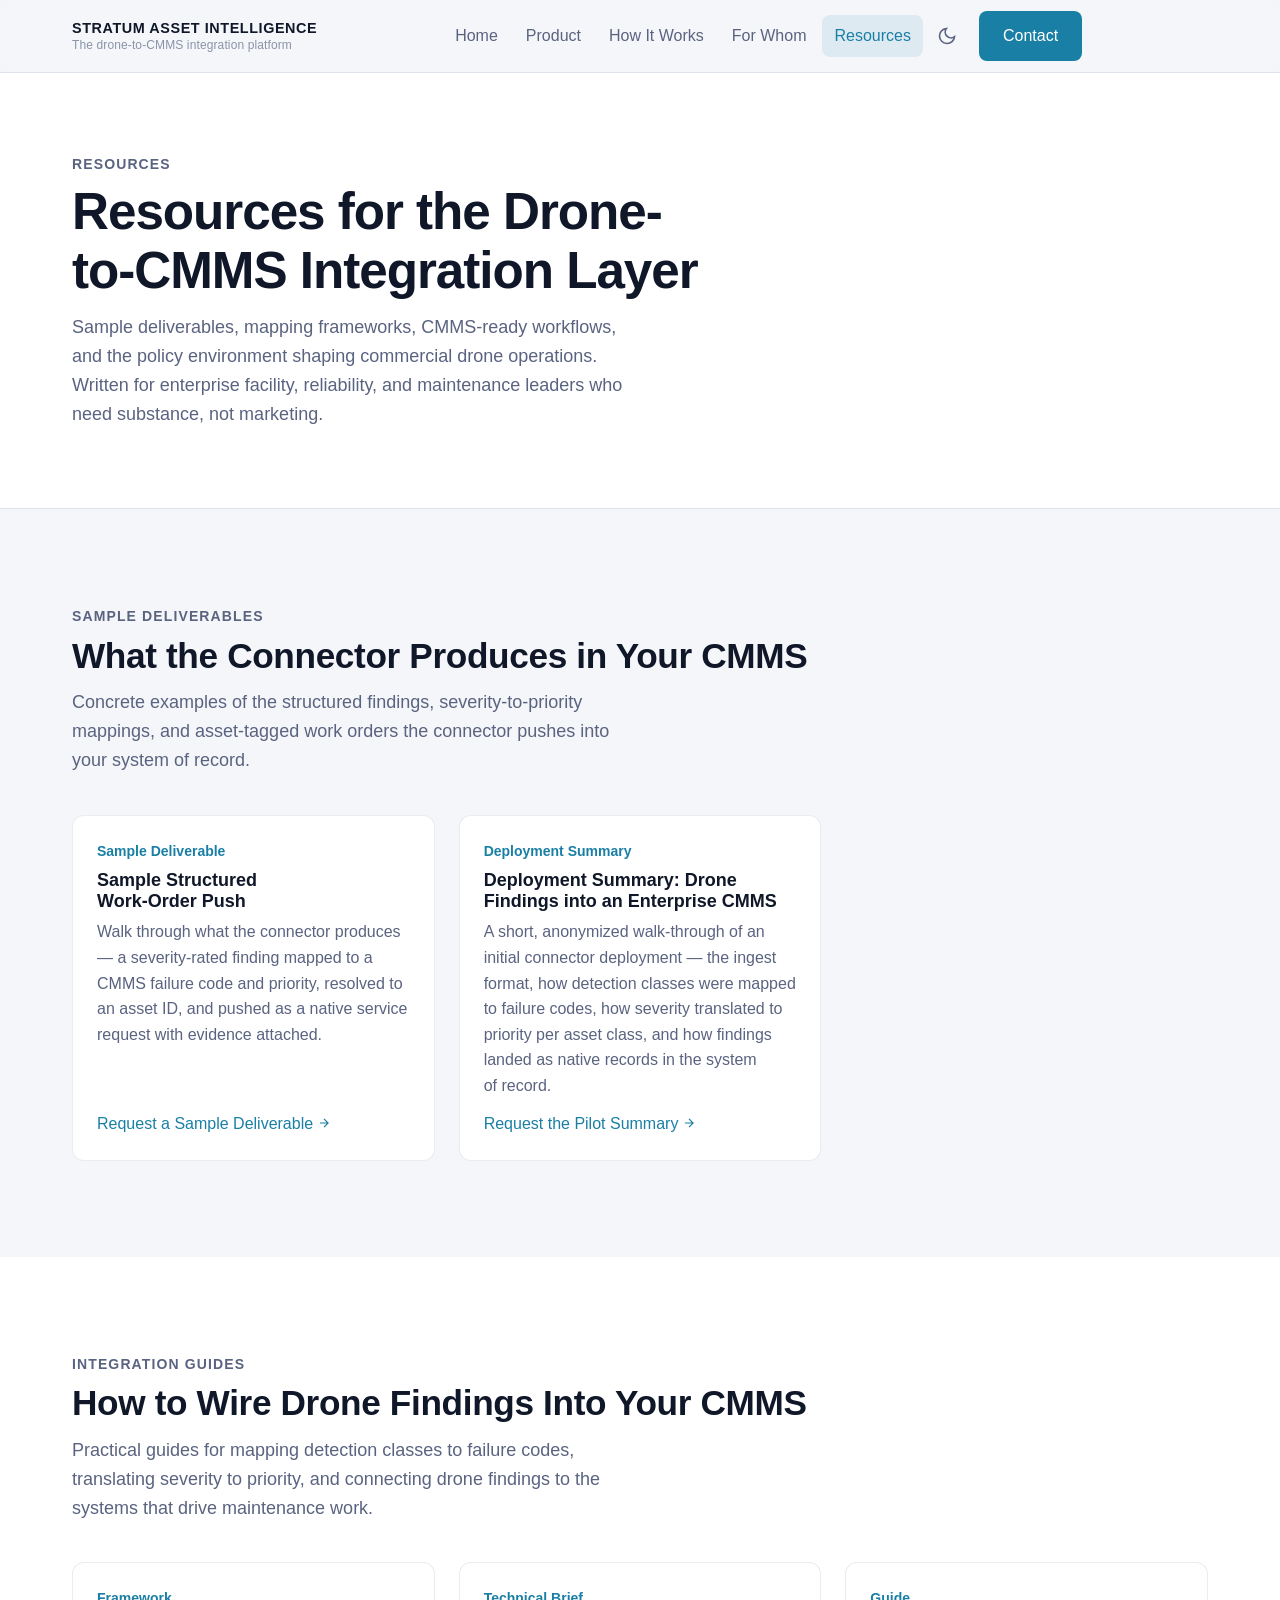
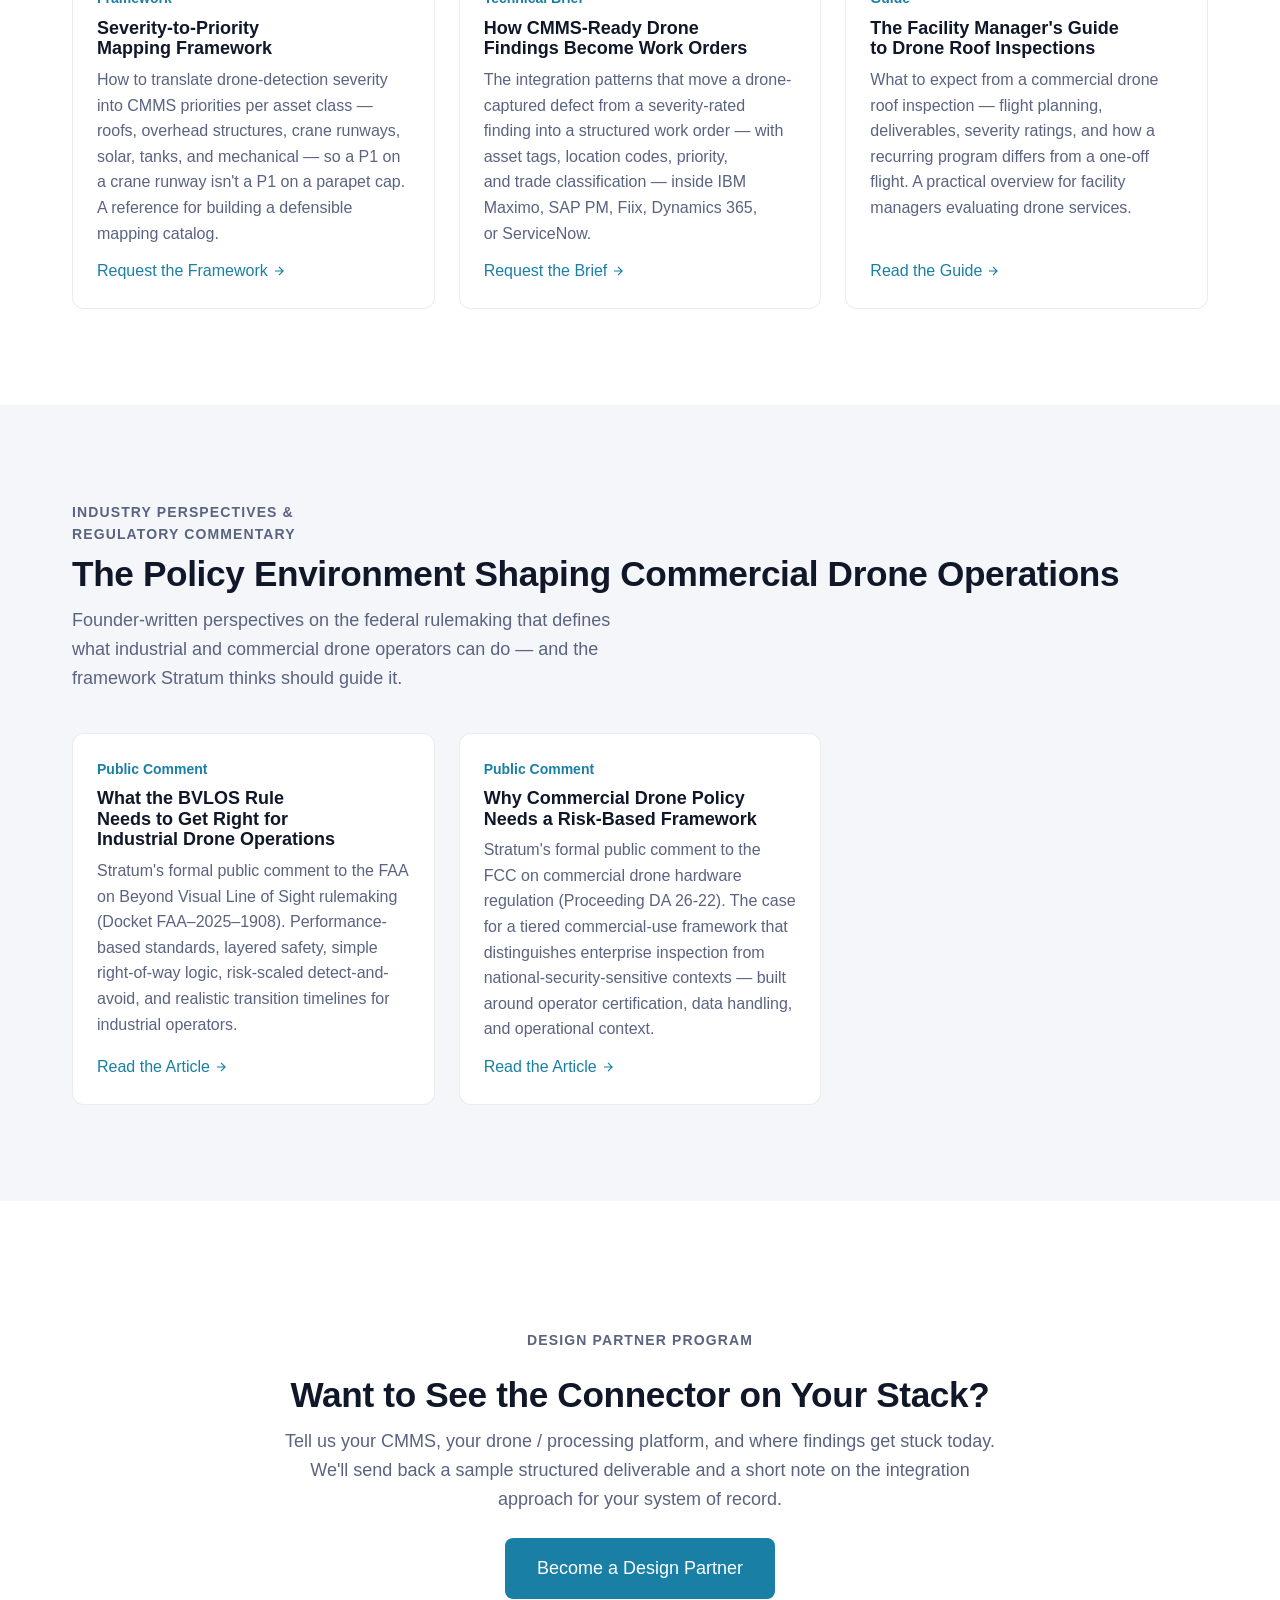
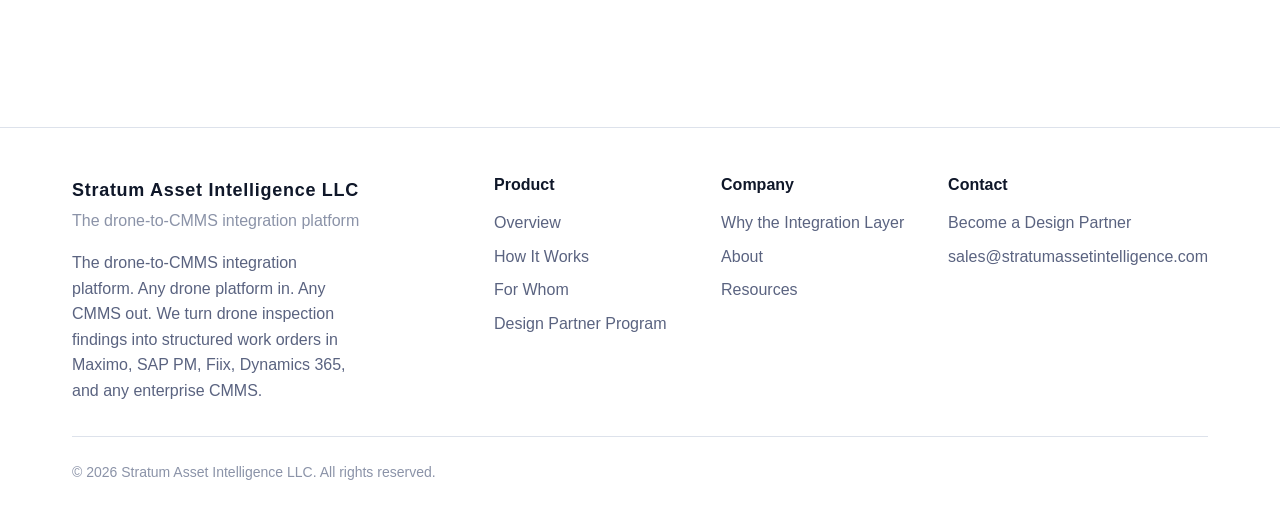
<file: resources.html>
<!DOCTYPE html>
<html lang="en">
<head>
<meta charset="UTF-8">
<meta name="viewport" content="width=device-width, initial-scale=1.0">
<title>Resources — Stratum Asset Intelligence</title>
<meta name="description" content="Sample deliverables, mapping frameworks, and practical guides for the drone-to-CMMS integration layer — turning drone inspection findings into structured work orders. Written for enterprise reliability and asset leaders.">
<meta property="og:title" content="Resources — Stratum Asset Intelligence">
<meta property="og:description" content="Guides and frameworks for the drone-to-CMMS integration layer.">
<meta property="og:type" content="website">

<link href="https://api.fontshare.com/v2/css?f[]=general-sans@400,500,600,700&f[]=satoshi@400,500,600,700&display=swap" rel="stylesheet">
<link rel="stylesheet" href="./base.css?v=2">
<link rel="stylesheet" href="./style.css?v=2">
</head>
<body>

<a href="#main" class="sr-only" style="position:fixed;top:0;left:0;z-index:100;padding:var(--space-3);background:var(--color-primary);color:#fff;">Skip to content</a>

<header class="site-header">
  <div class="container header-inner">
    <a href="./index.html" class="header-brand">
      <span class="header-brand-name">Stratum Asset Intelligence</span>
      <span class="header-brand-tagline">The drone-to-CMMS integration platform</span>
    </a>
        <nav class="nav-desktop" aria-label="Main navigation">
      <a href="./index.html" class="nav-link">Home</a>
      <a href="./product.html" class="nav-link">Product</a>
      <a href="./how-it-works.html" class="nav-link">How It Works</a>
      <a href="./industries.html" class="nav-link">For Whom</a>
      <a href="./resources.html" class="nav-link active" aria-current="page">Resources</a>
      <button class="theme-toggle" data-theme-toggle aria-label="Toggle theme"></button>
      <a href="./contact.html" class="btn btn-primary nav-cta">Contact</a>
    </nav>
    <div style="display:flex;align-items:center;gap:var(--space-2);">
      <button class="theme-toggle" data-theme-toggle aria-label="Toggle theme" style="display:none;"></button>
      <button class="mobile-menu-btn" aria-label="Open menu" aria-expanded="false">
        <svg width="24" height="24" viewBox="0 0 24 24" fill="none" stroke="currentColor" stroke-width="2"><path d="M3 12h18M3 6h18M3 18h18"/></svg>
      </button>
    </div>
  </div>
</header>

<nav class="mobile-nav is-closed" aria-label="Mobile navigation">
  <a href="./index.html" class="nav-link">Home</a>
  <a href="./product.html" class="nav-link">Product</a>
  <a href="./how-it-works.html" class="nav-link">How It Works</a>
  <a href="./industries.html" class="nav-link">For Whom</a>
  <a href="./resources.html" class="nav-link active" aria-current="page">Resources</a>
  <a href="./contact.html" class="btn btn-primary">Contact</a>
</nav>

<main id="main">

  <section class="page-header">
    <div class="container">
      <p class="overline">Resources</p>
      <h1>Resources for the Drone-to-CMMS Integration Layer</h1>
      <p>Sample deliverables, mapping frameworks, CMMS-ready workflows, and the policy environment shaping commercial drone operations. Written for enterprise facility, reliability, and maintenance leaders who need substance, not marketing.</p>
    </div>
  </section>

  <!-- Sample Deliverables -->
  <section class="section">
    <div class="container">
      <div class="section-header fade-in">
        <p class="overline">Sample Deliverables</p>
        <h2>What the Connector Produces in Your CMMS</h2>
        <p>Concrete examples of the structured findings, severity-to-priority mappings, and asset-tagged work orders the connector pushes into your system of record.</p>
      </div>

      <div class="resource-grid">
        <div class="card resource-card fade-in">
          <span class="resource-tag">Sample Deliverable</span>
          <h3>Sample Structured Work-Order Push</h3>
          <p>Walk through what the connector produces &mdash; a severity-rated finding mapped to a CMMS failure code and priority, resolved to an asset ID, and pushed as a native service request with evidence attached.</p>
          <a href="./contact.html?resource=sample-deliverable" class="resource-link">Request a Sample Deliverable <svg width="14" height="14" viewBox="0 0 24 24" fill="none" stroke="currentColor" stroke-width="2"><path d="M5 12h14m-7-7l7 7-7 7"/></svg></a>
        </div>

        <div class="card resource-card fade-in">
          <span class="resource-tag">Deployment Summary</span>
          <h3>Deployment Summary: Drone Findings into an Enterprise CMMS</h3>
          <p>A short, anonymized walk-through of an initial connector deployment &mdash; the ingest format, how detection classes were mapped to failure codes, how severity translated to priority per asset class, and how findings landed as native records in the system of record.</p>
          <a href="./contact.html?resource=pilot-summary" class="resource-link">Request the Pilot Summary <svg width="14" height="14" viewBox="0 0 24 24" fill="none" stroke="currentColor" stroke-width="2"><path d="M5 12h14m-7-7l7 7-7 7"/></svg></a>
        </div>
      </div>
    </div>
  </section>

  <!-- Inspection Planning Guides -->
  <section class="section" style="background:var(--color-surface);">
    <div class="container">
      <div class="section-header fade-in">
        <p class="overline">Integration Guides</p>
        <h2>How to Wire Drone Findings Into Your CMMS</h2>
        <p>Practical guides for mapping detection classes to failure codes, translating severity to priority, and connecting drone findings to the systems that drive maintenance work.</p>
      </div>

      <div class="resource-grid">
        <div class="card resource-card fade-in">
          <span class="resource-tag">Framework</span>
          <h3>Severity-to-Priority Mapping Framework</h3>
          <p>How to translate drone-detection severity into CMMS priorities per asset class &mdash; roofs, overhead structures, crane runways, solar, tanks, and mechanical &mdash; so a P1 on a crane runway isn't a P1 on a parapet cap. A reference for building a defensible mapping catalog.</p>
          <a href="./contact.html?resource=frequency-framework" class="resource-link">Request the Framework <svg width="14" height="14" viewBox="0 0 24 24" fill="none" stroke="currentColor" stroke-width="2"><path d="M5 12h14m-7-7l7 7-7 7"/></svg></a>
        </div>

        <div class="card resource-card fade-in">
          <span class="resource-tag">Technical Brief</span>
          <h3>How CMMS-Ready Drone Findings Become Work Orders</h3>
          <p>The integration patterns that move a drone-captured defect from a severity-rated finding into a structured work order &mdash; with asset tags, location codes, priority, and trade classification &mdash; inside IBM Maximo, SAP PM, Fiix, Dynamics 365, or ServiceNow.</p>
          <a href="./contact.html?resource=cmms-workflow" class="resource-link">Request the Brief <svg width="14" height="14" viewBox="0 0 24 24" fill="none" stroke="currentColor" stroke-width="2"><path d="M5 12h14m-7-7l7 7-7 7"/></svg></a>
        </div>

        <div class="card resource-card fade-in">
          <span class="resource-tag">Guide</span>
          <h3>The Facility Manager's Guide to Drone Roof Inspections</h3>
          <p>What to expect from a commercial drone roof inspection &mdash; flight planning, deliverables, severity ratings, and how a recurring program differs from a one-off flight. A practical overview for facility managers evaluating drone services.</p>
          <a href="./facility-managers-guide-drone-inspections.html" class="resource-link">Read the Guide <svg width="14" height="14" viewBox="0 0 24 24" fill="none" stroke="currentColor" stroke-width="2"><path d="M5 12h14m-7-7l7 7-7 7"/></svg></a>
        </div>
      </div>
    </div>
  </section>

  <!-- Industry Perspectives / Regulatory Commentary -->
  <section class="section">
    <div class="container">
      <div class="section-header fade-in">
        <p class="overline">Industry Perspectives &amp; Regulatory Commentary</p>
        <h2>The Policy Environment Shaping Commercial Drone Operations</h2>
        <p>Founder-written perspectives on the federal rulemaking that defines what industrial and commercial drone operators can do &mdash; and the framework Stratum thinks should guide it.</p>
      </div>

      <div class="resource-grid">
        <div class="card resource-card fade-in">
          <span class="resource-tag">Public Comment</span>
          <h3>What the BVLOS Rule Needs to Get Right for Industrial Drone Operations</h3>
          <p>Stratum's formal public comment to the FAA on Beyond Visual Line of Sight rulemaking (Docket FAA&ndash;2025&ndash;1908). Performance-based standards, layered safety, simple right-of-way logic, risk-scaled detect-and-avoid, and realistic transition timelines for industrial operators.</p>
          <a href="./bvlos-industrial-drone-operations.html" class="resource-link">Read the Article <svg width="14" height="14" viewBox="0 0 24 24" fill="none" stroke="currentColor" stroke-width="2"><path d="M5 12h14m-7-7l7 7-7 7"/></svg></a>
        </div>

        <div class="card resource-card fade-in">
          <span class="resource-tag">Public Comment</span>
          <h3>Why Commercial Drone Policy Needs a Risk-Based Framework</h3>
          <p>Stratum's formal public comment to the FCC on commercial drone hardware regulation (Proceeding DA 26-22). The case for a tiered commercial-use framework that distinguishes enterprise inspection from national-security-sensitive contexts &mdash; built around operator certification, data handling, and operational context.</p>
          <a href="./commercial-drone-policy-risk-based-framework.html" class="resource-link">Read the Article <svg width="14" height="14" viewBox="0 0 24 24" fill="none" stroke="currentColor" stroke-width="2"><path d="M5 12h14m-7-7l7 7-7 7"/></svg></a>
        </div>
      </div>
    </div>
  </section>

  <!-- CTA -->
  <section class="section" style="background:var(--color-surface);">
    <div class="container">
      <div class="cta-banner fade-in" style="background:transparent;border:none;padding:var(--space-8);">
        <p class="overline">Design Partner Program</p>
        <h2>Want to See the Connector on Your Stack?</h2>
        <p>Tell us your CMMS, your drone / processing platform, and where findings get stuck today. We'll send back a sample structured deliverable and a short note on the integration approach for your system of record.</p>
        <a href="./contact.html?program=design-partner" class="btn btn-primary btn-lg">Become a Design Partner</a>
      </div>
    </div>
  </section>

</main>

<footer class="site-footer">
  <div class="container">
    <div class="footer-grid">
      <div class="footer-brand">
        <span class="footer-brand-name">Stratum Asset Intelligence LLC</span>
        <span class="footer-brand-tagline">The drone-to-CMMS integration platform</span>
        <p>The drone-to-CMMS integration platform. Any drone platform in. Any CMMS out. We turn drone inspection findings into structured work orders in Maximo, SAP PM, Fiix, Dynamics 365, and any enterprise CMMS.</p>
      </div>

      <div class="footer-col">
        <h4>Product</h4>
        <a href="./product.html">Overview</a>
        <a href="./how-it-works.html">How It Works</a>
        <a href="./industries.html">For Whom</a>
        <a href="./contact.html?program=design-partner">Design Partner Program</a>
      </div>

      <div class="footer-col">
        <h4>Company</h4>
        <a href="./why-stratum.html">Why the Integration Layer</a>
        <a href="./about.html">About</a>
        <a href="./resources.html">Resources</a>
      </div>

      <div class="footer-col">
        <h4>Contact</h4>
        <a href="./contact.html?program=design-partner">Become a Design Partner</a>
        <a href="mailto:sales@stratumassetintelligence.com">sales@stratumassetintelligence.com</a>
      </div>
    </div>

    <div class="footer-bottom">
      <span>&copy; 2026 Stratum Asset Intelligence LLC. All rights reserved.</span>
    </div>
  </div>
</footer>

<script src="./app.js?v=2" defer></script>
</body>
</html>
</file>
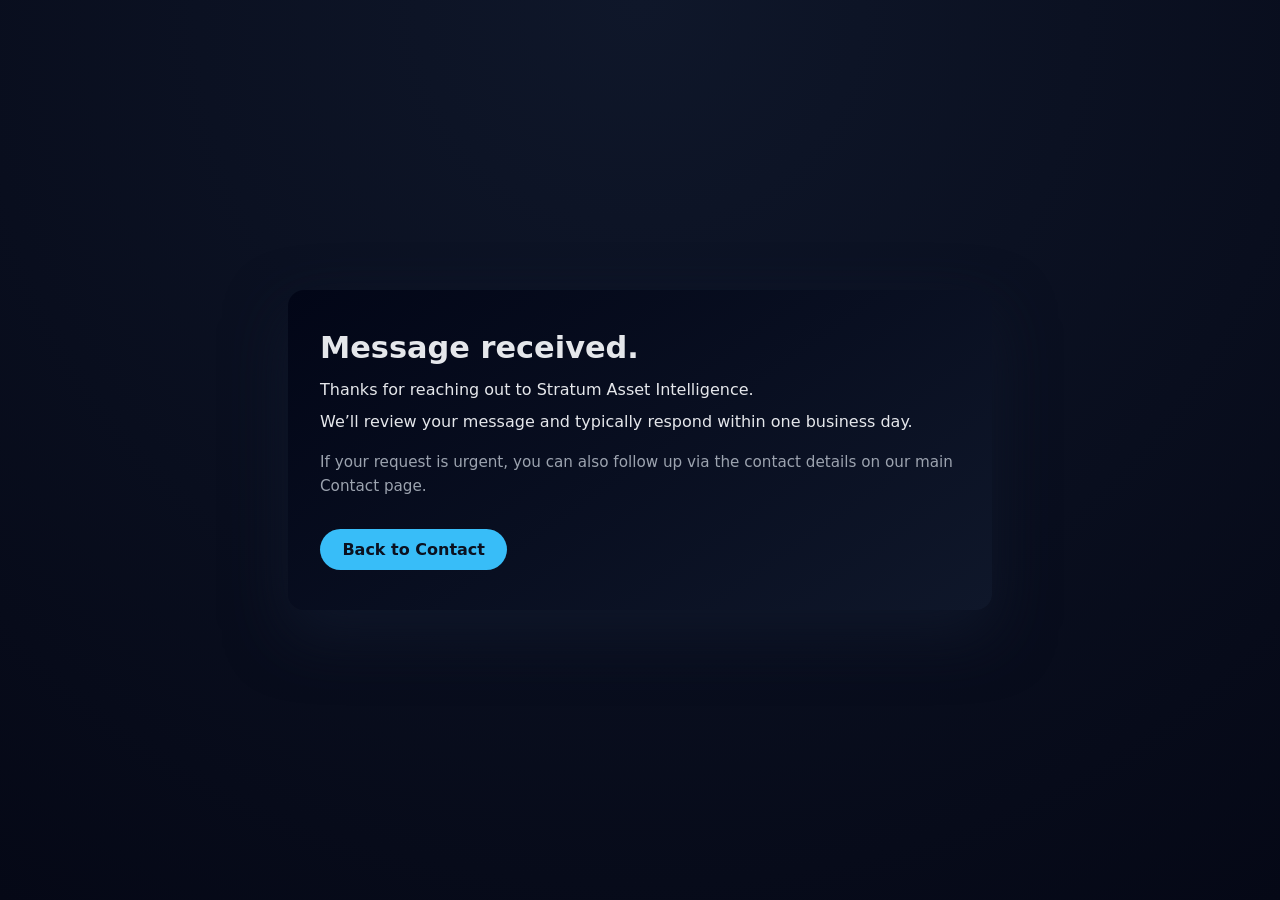
<file: thank-you.html>
<!DOCTYPE html>
<html lang="en">
<head>
  <meta charset="UTF-8">
  <title>Thank You | Stratum Asset Intelligence</title>
  <meta name="viewport" content="width=device-width, initial-scale=1">
  <style>
    :root {
      --bg: #050816;
      --card: #0f172a;
      --accent: #38bdf8;
      --text: #e5e7eb;
    }
    body {
      margin: 0;
      font-family: system-ui, -apple-system, BlinkMacSystemFont, "Segoe UI", sans-serif;
      background: radial-gradient(circle at top, #0f172a, var(--bg));
      color: var(--text);
      min-height: 100vh;
      display: flex;
      align-items: center;
      justify-content: center;
    }
    .wrapper {
      max-width: 640px;
      padding: 2.5rem 2rem;
      background: linear-gradient(145deg, #020617, var(--card));
      border-radius: 1rem;
      box-shadow: 0 24px 60px rgba(15,23,42,0.9);
      text-align: left;
    }
    h1 {
      margin-top: 0;
      margin-bottom: 0.75rem;
      font-size: 1.9rem;
    }
    p {
      margin: 0.4rem 0;
      line-height: 1.6;
    }
    .next {
      margin-top: 1rem;
      font-size: 0.95rem;
      color: #9ca3af;
    }
    a.btn {
      display: inline-block;
      margin-top: 1.5rem;
      padding: 0.7rem 1.4rem;
      border-radius: 999px;
      background: var(--accent);
      color: #0b1120;
      font-weight: 600;
      text-decoration: none;
    }
  </style>
</head>
<body>
  <main class="wrapper" aria-labelledby="thankyou-title">
    <h1 id="thankyou-title">Message received.</h1>
    <p>Thanks for reaching out to Stratum Asset Intelligence.</p>
    <p>We’ll review your message and typically respond within one business day.</p>
    <p class="next">If your request is urgent, you can also follow up via the contact details on our main Contact page.</p>
    <a class="btn" href="/contact.html">Back to Contact</a>
  </main>
</body>
</html>
</file>
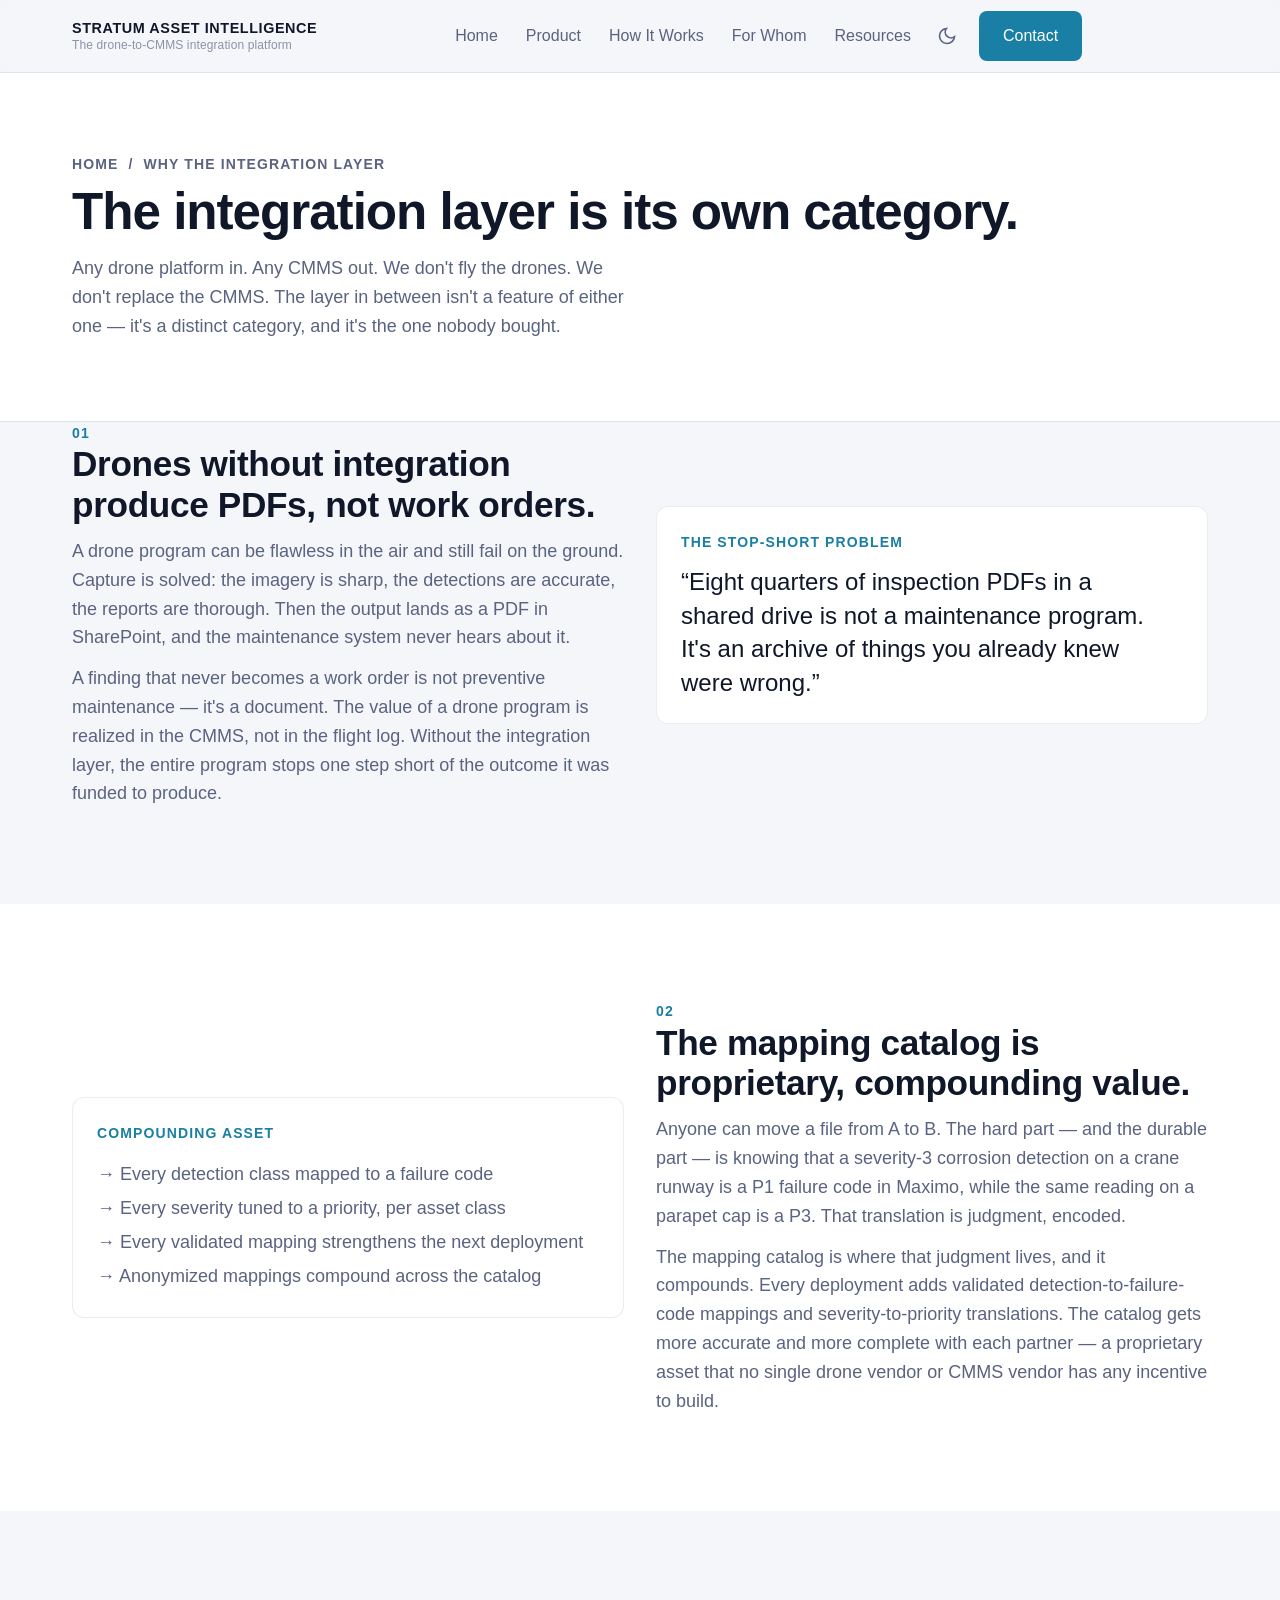
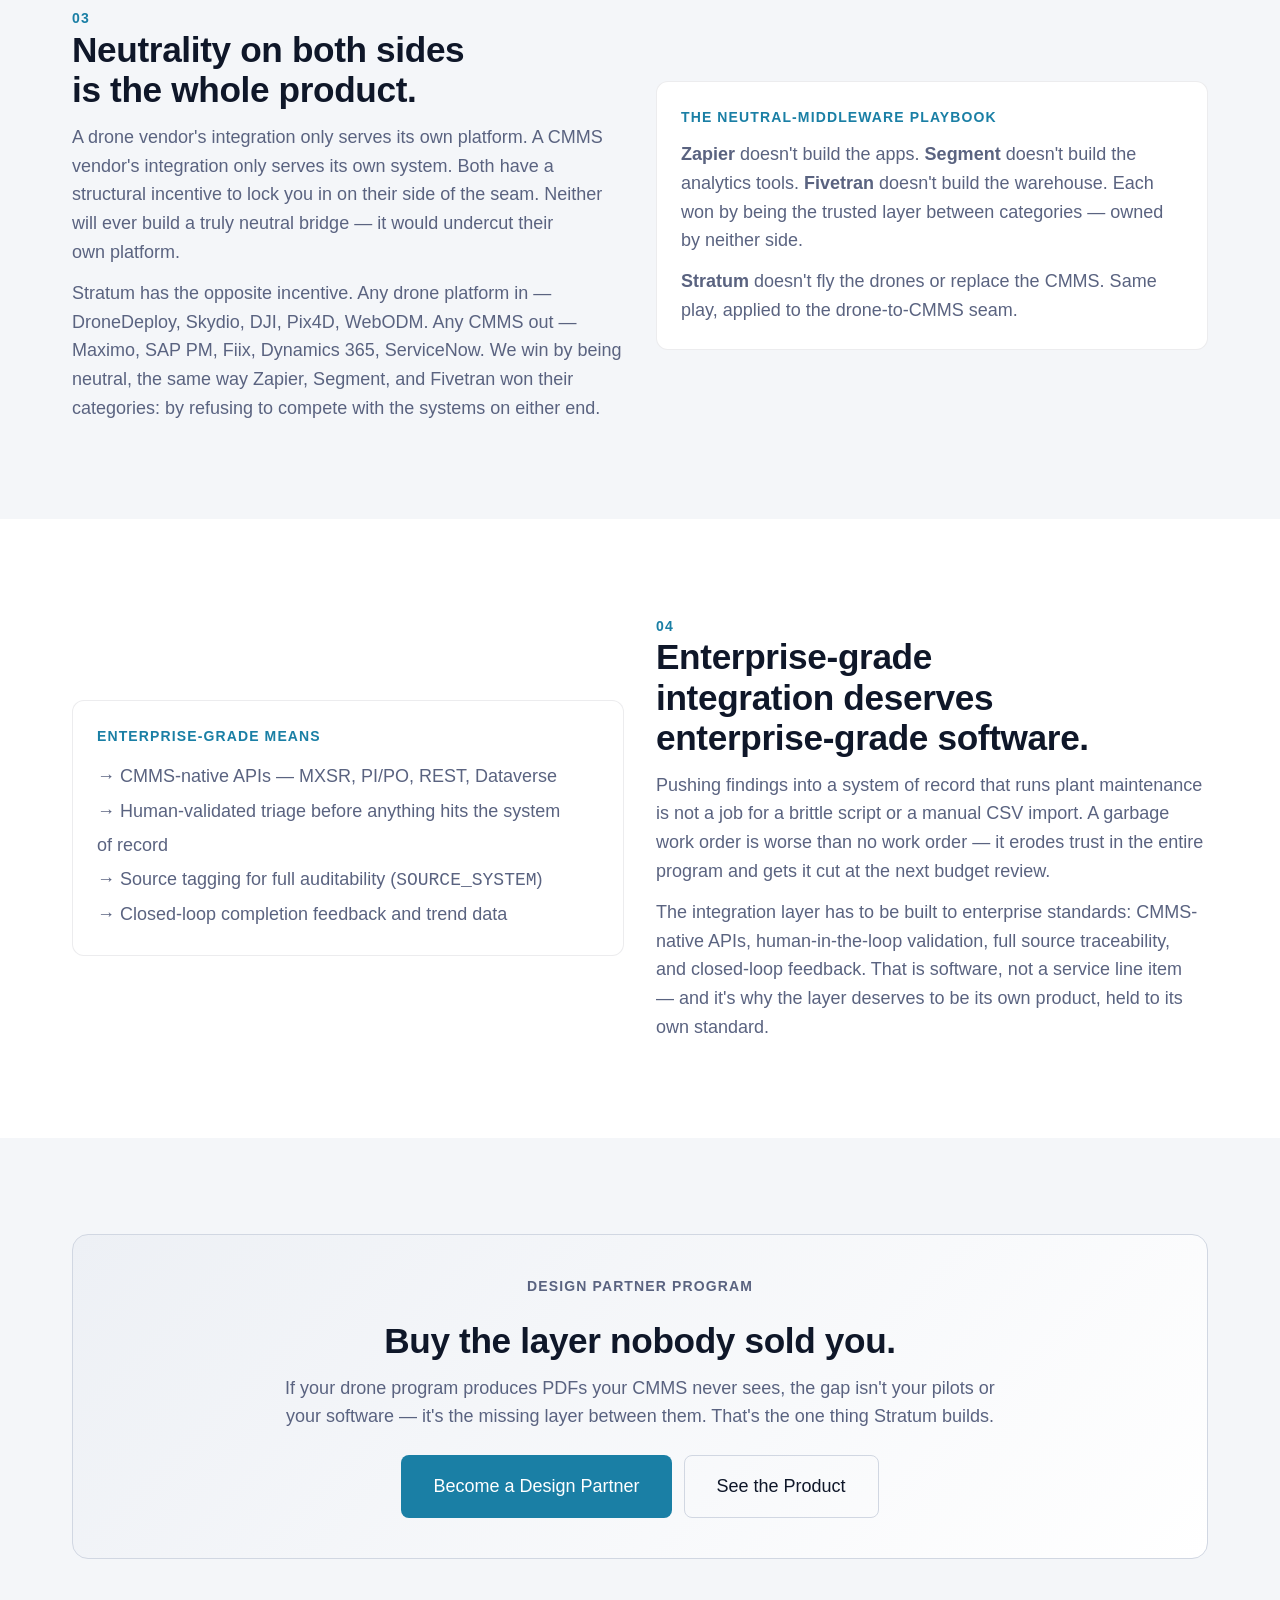
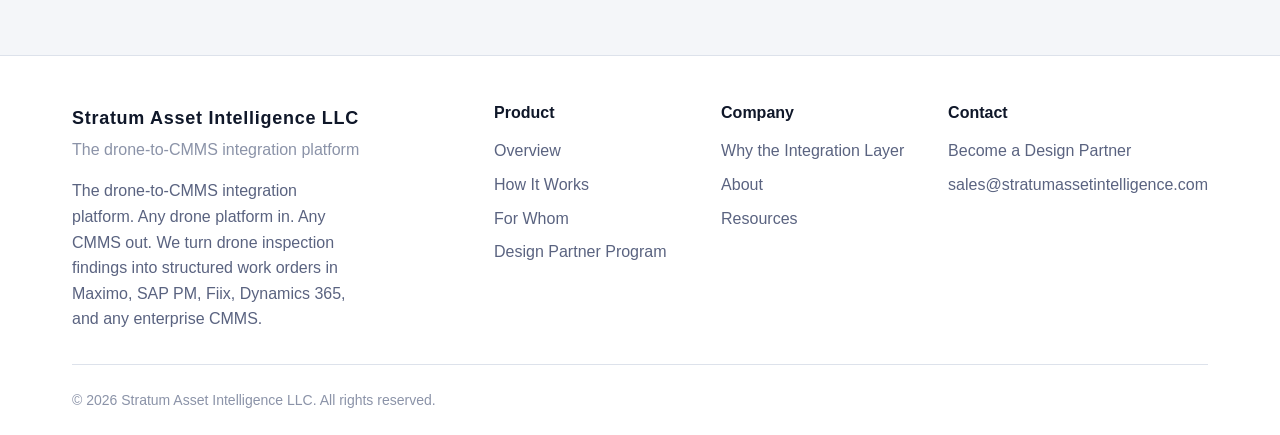
<file: why-stratum.html>
<!DOCTYPE html>
<html lang="en">
<head>
<meta charset="UTF-8">
<meta name="viewport" content="width=device-width, initial-scale=1.0">
<title>Why the Integration Layer Matters — Stratum Asset Intelligence</title>
<meta name="description" content="Drones without integration produce PDFs, not work orders. Why the drone-to-CMMS mapping layer is its own category: a proprietary mapping catalog, platform-agnostic on both sides, and enterprise-grade software for enterprise-grade integration.">
<meta property="og:title" content="Why the Integration Layer Matters as Its Own Category">
<meta property="og:description" content="Drones without integration produce PDFs, not work orders. The mapping catalog compounds. Neutrality on both sides is the whole product.">
<meta property="og:type" content="website">

<link href="https://api.fontshare.com/v2/css?f[]=general-sans@400,500,600,700&f[]=satoshi@400,500,600,700&display=swap" rel="stylesheet">
<link rel="stylesheet" href="./base.css?v=2">
<link rel="stylesheet" href="./style.css?v=2">
</head>
<body>

<a href="#main" class="sr-only" style="position:fixed;top:0;left:0;z-index:100;padding:var(--space-3);background:var(--color-primary);color:#fff;">Skip to content</a>

<header class="site-header">
  <div class="container header-inner">
    <a href="./index.html" class="header-brand">
      <span class="header-brand-name">Stratum Asset Intelligence</span>
      <span class="header-brand-tagline">The drone-to-CMMS integration platform</span>
    </a>
        <nav class="nav-desktop" aria-label="Main navigation">
      <a href="./index.html" class="nav-link">Home</a>
      <a href="./product.html" class="nav-link">Product</a>
      <a href="./how-it-works.html" class="nav-link">How It Works</a>
      <a href="./industries.html" class="nav-link">For Whom</a>
      <a href="./resources.html" class="nav-link">Resources</a>
      <button class="theme-toggle" data-theme-toggle aria-label="Toggle theme"></button>
      <a href="./contact.html" class="btn btn-primary nav-cta">Contact</a>
    </nav>
    <div style="display:flex;align-items:center;gap:var(--space-2);">
      <button class="theme-toggle" data-theme-toggle aria-label="Toggle theme" style="display:none;"></button>
      <button class="mobile-menu-btn" aria-label="Open menu" aria-expanded="false">
        <svg width="24" height="24" viewBox="0 0 24 24" fill="none" stroke="currentColor" stroke-width="2"><path d="M3 12h18M3 6h18M3 18h18"/></svg>
      </button>
    </div>
  </div>
</header>

<nav class="mobile-nav is-closed" aria-label="Mobile navigation">
  <a href="./index.html" class="nav-link">Home</a>
  <a href="./product.html" class="nav-link">Product</a>
  <a href="./how-it-works.html" class="nav-link">How It Works</a>
  <a href="./industries.html" class="nav-link">For Whom</a>
  <a href="./resources.html" class="nav-link">Resources</a>
  <a href="./contact.html" class="btn btn-primary">Contact</a>
</nav>

<main id="main">

  <section class="page-header">
    <div class="container">
      <p class="overline"><a href="./index.html" style="color:var(--color-text-muted);text-decoration:none;">Home</a> &nbsp;/&nbsp; Why the Integration Layer</p>
      <h1>The integration layer is its own category.</h1>
      <p>Any drone platform in. Any CMMS out. We don't fly the drones. We don't replace the CMMS. The layer in between isn't a feature of either one &mdash; it's a distinct category, and it's the one nobody bought.</p>
    </div>
  </section>

  <!-- Reason 01 -->
  <section class="section" style="padding-top:0;">
    <div class="container">
      <div class="two-col">
        <div class="fade-in">
          <p class="overline" style="color:var(--color-primary);">01</p>
          <h2>Drones without integration produce PDFs, not work orders.</h2>
          <p style="color:var(--color-text-muted);margin-top:var(--space-3);">A drone program can be flawless in the air and still fail on the ground. Capture is solved: the imagery is sharp, the detections are accurate, the reports are thorough. Then the output lands as a PDF in SharePoint, and the maintenance system never hears about it.</p>
          <p style="color:var(--color-text-muted);margin-top:var(--space-3);">A finding that never becomes a work order is not preventive maintenance &mdash; it's a document. The value of a drone program is realized in the CMMS, not in the flight log. Without the integration layer, the entire program stops one step short of the outcome it was funded to produce.</p>
        </div>
        <div class="fade-in">
          <div class="card" style="padding:var(--space-6);">
            <p class="overline">The Stop-Short Problem</p>
            <p style="font-family:var(--font-display);font-size:var(--text-lg);line-height:1.4;margin-top:var(--space-3);color:var(--color-text);">&ldquo;Eight quarters of inspection PDFs in a shared drive is not a maintenance program. It's an archive of things you already knew were wrong.&rdquo;</p>
          </div>
        </div>
      </div>
    </div>
  </section>

  <!-- Reason 02 -->
  <section class="section" style="background:var(--color-surface);">
    <div class="container">
      <div class="two-col">
        <div class="fade-in">
          <div class="card" style="padding:var(--space-6);">
            <p class="overline">Compounding Asset</p>
            <ul style="margin-top:var(--space-3);color:var(--color-text-muted);line-height:1.9;list-style:none;padding:0;">
              <li>&rarr; Every detection class mapped to a failure code</li>
              <li>&rarr; Every severity tuned to a priority, per asset class</li>
              <li>&rarr; Every validated mapping strengthens the next deployment</li>
              <li>&rarr; Anonymized mappings compound across the catalog</li>
            </ul>
          </div>
        </div>
        <div class="fade-in">
          <p class="overline" style="color:var(--color-primary);">02</p>
          <h2>The mapping catalog is proprietary, compounding value.</h2>
          <p style="color:var(--color-text-muted);margin-top:var(--space-3);">Anyone can move a file from A to B. The hard part &mdash; and the durable part &mdash; is knowing that a severity-3 corrosion detection on a crane runway is a P1 failure code in Maximo, while the same reading on a parapet cap is a P3. That translation is judgment, encoded.</p>
          <p style="color:var(--color-text-muted);margin-top:var(--space-3);">The mapping catalog is where that judgment lives, and it compounds. Every deployment adds validated detection-to-failure-code mappings and severity-to-priority translations. The catalog gets more accurate and more complete with each partner &mdash; a proprietary asset that no single drone vendor or CMMS vendor has any incentive to build.</p>
        </div>
      </div>
    </div>
  </section>

  <!-- Reason 03 -->
  <section class="section">
    <div class="container">
      <div class="two-col">
        <div class="fade-in">
          <p class="overline" style="color:var(--color-primary);">03</p>
          <h2>Neutrality on both sides is the whole product.</h2>
          <p style="color:var(--color-text-muted);margin-top:var(--space-3);">A drone vendor's integration only serves its own platform. A CMMS vendor's integration only serves its own system. Both have a structural incentive to lock you in on their side of the seam. Neither will ever build a truly neutral bridge &mdash; it would undercut their own platform.</p>
          <p style="color:var(--color-text-muted);margin-top:var(--space-3);">Stratum has the opposite incentive. Any drone platform in &mdash; DroneDeploy, Skydio, DJI, Pix4D, WebODM. Any CMMS out &mdash; Maximo, SAP PM, Fiix, Dynamics 365, ServiceNow. We win by being neutral, the same way Zapier, Segment, and Fivetran won their categories: by refusing to compete with the systems on either end.</p>
        </div>
        <div class="fade-in">
          <div class="card" style="padding:var(--space-6);background:var(--color-surface);">
            <p class="overline">The Neutral-Middleware Playbook</p>
            <p style="color:var(--color-text-muted);margin-top:var(--space-3);"><strong>Zapier</strong> doesn't build the apps. <strong>Segment</strong> doesn't build the analytics tools. <strong>Fivetran</strong> doesn't build the warehouse. Each won by being the trusted layer between categories &mdash; owned by neither side.</p>
            <p style="color:var(--color-text-muted);margin-top:var(--space-3);"><strong>Stratum</strong> doesn't fly the drones or replace the CMMS. Same play, applied to the drone-to-CMMS seam.</p>
          </div>
        </div>
      </div>
    </div>
  </section>

  <!-- Reason 04 -->
  <section class="section" style="background:var(--color-surface);">
    <div class="container">
      <div class="two-col">
        <div class="fade-in">
          <div class="card" style="padding:var(--space-6);">
            <p class="overline">Enterprise-Grade Means</p>
            <ul style="margin-top:var(--space-3);color:var(--color-text-muted);line-height:1.9;list-style:none;padding:0;">
              <li>&rarr; CMMS-native APIs &mdash; MXSR, PI/PO, REST, Dataverse</li>
              <li>&rarr; Human-validated triage before anything hits the system of record</li>
              <li>&rarr; Source tagging for full auditability (<code>SOURCE_SYSTEM</code>)</li>
              <li>&rarr; Closed-loop completion feedback and trend data</li>
            </ul>
          </div>
        </div>
        <div class="fade-in">
          <p class="overline" style="color:var(--color-primary);">04</p>
          <h2>Enterprise-grade integration deserves enterprise-grade software.</h2>
          <p style="color:var(--color-text-muted);margin-top:var(--space-3);">Pushing findings into a system of record that runs plant maintenance is not a job for a brittle script or a manual CSV import. A garbage work order is worse than no work order &mdash; it erodes trust in the entire program and gets it cut at the next budget review.</p>
          <p style="color:var(--color-text-muted);margin-top:var(--space-3);">The integration layer has to be built to enterprise standards: CMMS-native APIs, human-in-the-loop validation, full source traceability, and closed-loop feedback. That is software, not a service line item &mdash; and it's why the layer deserves to be its own product, held to its own standard.</p>
        </div>
      </div>
    </div>
  </section>

  <section class="section">
    <div class="container">
      <div class="cta-banner fade-in">
        <p class="overline">Design Partner Program</p>
        <h2>Buy the layer nobody sold you.</h2>
        <p>If your drone program produces PDFs your CMMS never sees, the gap isn't your pilots or your software &mdash; it's the missing layer between them. That's the one thing Stratum builds.</p>
        <div style="display:flex;flex-wrap:wrap;gap:var(--space-3);justify-content:center;margin-top:var(--space-4);">
          <a href="./contact.html?program=design-partner" class="btn btn-primary btn-lg">Become a Design Partner</a>
          <a href="./product.html" class="btn btn-outline btn-lg">See the Product</a>
        </div>
      </div>
    </div>
  </section>

</main>

<footer class="site-footer">
  <div class="container">
    <div class="footer-grid">
      <div class="footer-brand">
        <span class="footer-brand-name">Stratum Asset Intelligence LLC</span>
        <span class="footer-brand-tagline">The drone-to-CMMS integration platform</span>
        <p>The drone-to-CMMS integration platform. Any drone platform in. Any CMMS out. We turn drone inspection findings into structured work orders in Maximo, SAP PM, Fiix, Dynamics 365, and any enterprise CMMS.</p>
      </div>

      <div class="footer-col">
        <h4>Product</h4>
        <a href="./product.html">Overview</a>
        <a href="./how-it-works.html">How It Works</a>
        <a href="./industries.html">For Whom</a>
        <a href="./contact.html?program=design-partner">Design Partner Program</a>
      </div>

      <div class="footer-col">
        <h4>Company</h4>
        <a href="./why-stratum.html">Why the Integration Layer</a>
        <a href="./about.html">About</a>
        <a href="./resources.html">Resources</a>
      </div>

      <div class="footer-col">
        <h4>Contact</h4>
        <a href="./contact.html?program=design-partner">Become a Design Partner</a>
        <a href="mailto:sales@stratumassetintelligence.com">sales@stratumassetintelligence.com</a>
      </div>
    </div>

    <div class="footer-bottom">
      <span>&copy; 2026 Stratum Asset Intelligence LLC. All rights reserved.</span>
    </div>
  </div>
</footer>

<script src="./app.js?v=2" defer></script>
</body>
</html>
</file>
<file: base.css>
/* base.css — Reset & Foundations */
*, *::before, *::after { box-sizing: border-box; margin: 0; padding: 0; }

html {
  -moz-text-size-adjust: none;
  -webkit-text-size-adjust: none;
  text-size-adjust: none;
  -webkit-font-smoothing: antialiased;
  -moz-osx-font-smoothing: grayscale;
  text-rendering: optimizeLegibility;
  scroll-behavior: smooth;
  hanging-punctuation: first last;
  scroll-padding-top: var(--space-16);
}

body {
  min-height: 100dvh;
  line-height: 1.6;
  font-family: var(--font-body, sans-serif);
  font-size: var(--text-base);
  color: var(--color-text);
  background-color: var(--color-bg);
}

img, picture, video, canvas, svg { display: block; max-width: 100%; height: auto; }
ul[role="list"], ol[role="list"] { list-style: none; }
input, button, textarea, select { font: inherit; color: inherit; }

h1, h2, h3, h4, h5, h6 { text-wrap: balance; line-height: 1.15; }
p, li, figcaption { text-wrap: pretty; max-width: 72ch; }

::selection {
  background: oklch(from var(--color-primary) l c h / 0.25);
  color: var(--color-text);
}

:focus-visible {
  outline: 2px solid var(--color-primary);
  outline-offset: 3px;
  border-radius: var(--radius-sm);
}

@media (prefers-reduced-motion: reduce) {
  *, *::before, *::after {
    animation-duration: 0.01ms !important;
    animation-iteration-count: 1 !important;
    transition-duration: 0.01ms !important;
    scroll-behavior: auto !important;
  }
}

button { cursor: pointer; background: none; border: none; }
table { border-collapse: collapse; width: 100%; }

a, button, [role="button"], [role="link"], input, textarea, select {
  transition: color var(--transition-interactive),
              background var(--transition-interactive),
              border-color var(--transition-interactive),
              box-shadow var(--transition-interactive);
}

.sr-only {
  position: absolute; width: 1px; height: 1px; padding: 0; margin: -1px;
  overflow: hidden; clip: rect(0, 0, 0, 0); white-space: nowrap; border-width: 0;
}
</file>
<file: style.css>
/* ========================================
   STRATUM ASSET INTELLIGENCE — Design System
   ======================================== */

/* --- Type Scale (Fluid) --- */
:root {
  --text-xs:   clamp(0.75rem,  0.7rem  + 0.25vw, 0.875rem);
  --text-sm:   clamp(0.875rem, 0.8rem  + 0.35vw, 1rem);
  --text-base: clamp(1rem,     0.95rem + 0.25vw, 1.125rem);
  --text-lg:   clamp(1.125rem, 1rem    + 0.75vw, 1.5rem);
  --text-xl:   clamp(1.5rem,   1.2rem  + 1.25vw, 2.25rem);
  --text-2xl:  clamp(2rem,     1.2rem  + 2.5vw,  3.5rem);
  --text-3xl:  clamp(2.5rem,   1rem    + 4vw,    5rem);

  /* --- Spacing (4px base) --- */
  --space-1:  0.25rem;
  --space-2:  0.5rem;
  --space-3:  0.75rem;
  --space-4:  1rem;
  --space-5:  1.25rem;
  --space-6:  1.5rem;
  --space-8:  2rem;
  --space-10: 2.5rem;
  --space-12: 3rem;
  --space-16: 4rem;
  --space-20: 5rem;
  --space-24: 6rem;
  --space-32: 8rem;

  /* --- Fonts --- */
  --font-display: 'General Sans', 'Helvetica Neue', sans-serif;
  --font-body: 'Satoshi', 'Inter', sans-serif;

  /* --- Radius --- */
  --radius-sm: 0.375rem;
  --radius-md: 0.5rem;
  --radius-lg: 0.75rem;
  --radius-xl: 1rem;
  --radius-full: 9999px;

  /* --- Transitions --- */
  --transition-interactive: 180ms cubic-bezier(0.16, 1, 0.3, 1);
  --ease-out: cubic-bezier(0.16, 1, 0.3, 1);

  /* --- Content Widths --- */
  --content-narrow: 640px;
  --content-default: 960px;
  --content-wide: 1200px;
  --content-full: 100%;
}

/* --- Stratum Brand Palette (Dark-First) --- */
:root, [data-theme="dark"] {
  /* Surfaces — Deep navy from brand */
  --color-bg:             #0f1729;
  --color-surface:        #151e35;
  --color-surface-2:      #1a2540;
  --color-surface-offset: #1e2a48;
  --color-border:         #2a3756;
  --color-divider:        #232f4d;

  /* Text */
  --color-text:           #e8eaf0;
  --color-text-muted:     #8b93a8;
  --color-text-faint:     #5a6380;
  --color-text-inverse:   #0f1729;

  /* Primary Accent — Stratum Cyan/Teal from logo */
  --color-primary:        #3bb5e0;
  --color-primary-hover:  #2d9cc4;
  --color-primary-active: #1f80a5;
  --color-primary-light:  rgba(59, 181, 224, 0.12);

  /* Secondary — White accent for layered CTAs */
  --color-secondary:      #ffffff;
  --color-secondary-hover:#e8eaf0;

  /* Success / Warning / Error */
  --color-success:        #6daa45;
  --color-warning:        #e8a534;
  --color-error:          #d16370;

  /* Shadows */
  --shadow-sm: 0 1px 2px oklch(0 0 0 / 0.2);
  --shadow-md: 0 4px 12px oklch(0 0 0 / 0.3);
  --shadow-lg: 0 12px 32px oklch(0 0 0 / 0.4);
}

[data-theme="light"] {
  --color-bg:             #f4f6f9;
  --color-surface:        #ffffff;
  --color-surface-2:      #f8f9fb;
  --color-surface-offset: #edf0f5;
  --color-border:         #d1d7e2;
  --color-divider:        #dde2eb;

  --color-text:           #0f1729;
  --color-text-muted:     #5a6380;
  --color-text-faint:     #8b93a8;
  --color-text-inverse:   #f4f6f9;

  --color-primary:        #1a7fa5;
  --color-primary-hover:  #156a8c;
  --color-primary-active: #0f5573;
  --color-primary-light:  rgba(26, 127, 165, 0.1);

  --color-secondary:      #0f1729;
  --color-secondary-hover:#232f4d;

  --color-success:        #437a22;
  --color-warning:        #b07a00;
  --color-error:          #a13544;

  --shadow-sm: 0 1px 2px oklch(0.2 0.01 80 / 0.06);
  --shadow-md: 0 4px 12px oklch(0.2 0.01 80 / 0.08);
  --shadow-lg: 0 12px 32px oklch(0.2 0.01 80 / 0.12);
}

/* --- System pref dark fallback --- */
@media (prefers-color-scheme: light) {
  :root:not([data-theme]) {
    --color-bg:             #f4f6f9;
    --color-surface:        #ffffff;
    --color-surface-2:      #f8f9fb;
    --color-surface-offset: #edf0f5;
    --color-border:         #d1d7e2;
    --color-divider:        #dde2eb;
    --color-text:           #0f1729;
    --color-text-muted:     #5a6380;
    --color-text-faint:     #8b93a8;
    --color-text-inverse:   #f4f6f9;
    --color-primary:        #1a7fa5;
    --color-primary-hover:  #156a8c;
    --color-primary-active: #0f5573;
    --color-primary-light:  rgba(26, 127, 165, 0.1);
    --color-secondary:      #0f1729;
    --color-secondary-hover:#232f4d;
    --color-success:        #437a22;
    --color-warning:        #b07a00;
    --color-error:          #a13544;
    --shadow-sm: 0 1px 2px oklch(0.2 0.01 80 / 0.06);
    --shadow-md: 0 4px 12px oklch(0.2 0.01 80 / 0.08);
    --shadow-lg: 0 12px 32px oklch(0.2 0.01 80 / 0.12);
  }
}

/* ========================================
   GLOBAL COMPONENTS
   ======================================== */

/* --- Container --- */
.container {
  max-width: var(--content-wide);
  margin-inline: auto;
  padding-inline: var(--space-4);
}

@media (min-width: 768px) {
  .container { padding-inline: var(--space-8); }
}

/* --- Section Spacing --- */
.section {
  padding-block: clamp(var(--space-12), 8vw, var(--space-24));
}

/* --- Typography --- */
.font-display { font-family: var(--font-display); }

h1 { font-family: var(--font-display); font-size: var(--text-2xl); font-weight: 600; letter-spacing: -0.02em; }
h2 { font-family: var(--font-display); font-size: var(--text-xl); font-weight: 600; letter-spacing: -0.01em; }
h3 { font-size: var(--text-lg); font-weight: 600; }
h4 { font-size: var(--text-base); font-weight: 600; }

.overline {
  font-size: var(--text-xs);
  font-weight: 600;
  letter-spacing: 0.08em;
  text-transform: uppercase;
  color: var(--color-primary);
}

/* --- Buttons --- */
.btn {
  display: inline-flex;
  align-items: center;
  gap: var(--space-2);
  padding: var(--space-3) var(--space-6);
  font-size: var(--text-sm);
  font-weight: 500;
  border-radius: var(--radius-md);
  text-decoration: none;
  cursor: pointer;
  transition: background var(--transition-interactive),
              color var(--transition-interactive),
              transform var(--transition-interactive),
              box-shadow var(--transition-interactive);
}

.btn:hover { transform: translateY(-1px); }
.btn:active { transform: translateY(0); }

.btn-primary {
  background: var(--color-primary);
  color: #ffffff;
}
.btn-primary:hover {
  background: var(--color-primary-hover);
  box-shadow: var(--shadow-md);
}

.btn-outline {
  background: transparent;
  color: var(--color-text);
  border: 1px solid var(--color-border);
}
.btn-outline:hover {
  border-color: var(--color-primary);
  color: var(--color-primary);
  background: var(--color-primary-light);
}

.btn-lg {
  padding: var(--space-4) var(--space-8);
  font-size: var(--text-base);
}

/* --- Cards --- */
.card {
  background: var(--color-surface);
  border: 1px solid oklch(from var(--color-text) l c h / 0.08);
  border-radius: var(--radius-lg);
  padding: var(--space-6);
  transition: box-shadow var(--transition-interactive),
              transform var(--transition-interactive),
              border-color var(--transition-interactive);
}

.card:hover {
  box-shadow: var(--shadow-md);
  border-color: oklch(from var(--color-primary) l c h / 0.25);
}

/* --- Header / Navigation --- */
.site-header {
  position: sticky;
  top: 0;
  z-index: 50;
  background: oklch(from var(--color-bg) l c h / 0.92);
  backdrop-filter: blur(16px);
  -webkit-backdrop-filter: blur(16px);
  border-bottom: 1px solid var(--color-divider);
  transition: transform 0.3s var(--ease-out), box-shadow 0.3s var(--ease-out);
}

.site-header--scrolled { box-shadow: var(--shadow-sm); }

.header-inner {
  display: flex;
  align-items: center;
  justify-content: space-between;
  height: 72px;
}

/* --- Header Brand Text Lockup --- */
.header-brand {
  display: flex;
  flex-direction: column;
  justify-content: center;
  text-decoration: none;
  color: inherit;
  line-height: 1.3;
  flex-shrink: 0;
}

.header-brand-name {
  font-family: var(--font-display);
  font-weight: 700;
  font-size: 0.8rem;
  letter-spacing: 0.04em;
  text-transform: uppercase;
  color: var(--color-text);
}

.header-brand-tagline {
  font-size: 0.7rem;
  color: var(--color-text-faint);
  letter-spacing: 0.01em;
}

@media (min-width: 768px) {
  .header-brand-name {
    font-size: 0.9rem;
  }
  .header-brand-tagline {
    font-size: 0.75rem;
  }
}

.nav-desktop {
  display: none;
  align-items: center;
  gap: var(--space-1);
}

/* Force desktop nav off on small screens */
@media (max-width: 899.98px) {
  .nav-desktop {
    display: none !important;
  }
}

@media (min-width: 900px) {
  .nav-desktop { display: flex; }
}

.nav-link {
  font-size: var(--text-sm);
  font-weight: 500;
  color: var(--color-text-muted);
  text-decoration: none;
  padding: var(--space-2) var(--space-3);
  border-radius: var(--radius-md);
  transition: color var(--transition-interactive), background var(--transition-interactive);
}

.nav-link:hover, .nav-link.active {
  color: var(--color-text);
  background: var(--color-primary-light);
}

.nav-link.active {
  color: var(--color-primary);
}

.nav-cta {
  margin-left: var(--space-2);
}

/* Mobile nav button */
.mobile-menu-btn {
  display: flex;
  align-items: center;
  justify-content: center;
  width: 44px;
  height: 44px;
  color: var(--color-text);
}

@media (min-width: 900px) {
  .mobile-menu-btn { display: none; }
}

/* Mobile nav panel */
.mobile-nav {
  display: none;
}

/* Closed state (default) */
.mobile-nav.is-closed {
  display: none;
}

/* Open state – full-screen overlay */
.mobile-nav.is-open {
  display: flex;
  flex-direction: column;
  position: fixed;
  top: 0;             /* start at very top of viewport */
  left: 0;
  right: 0;
  bottom: 0;          /* extend to bottom of viewport */
  background: var(--color-bg);
  padding: var(--space-6) var(--space-4);
  gap: var(--space-2);
  overflow-y: auto;
  -webkit-overflow-scrolling: touch;
  z-index: 9999;
}

/* Keep the existing link styles, but ensure full width */
.mobile-nav .nav-link {
  font-size: var(--text-base);
  padding: var(--space-3) var(--space-4);
  display: block;
  width: 100%;
  text-align: left;
}

.mobile-nav .btn {
  margin-top: var(--space-4);
  text-align: center;
  justify-content: center;
}

/* --- Nav Dropdown (Desktop) --- */
.nav-dropdown {
  position: relative;
  display: inline-flex;
  align-items: center;
}

.nav-dropdown-trigger {
  display: inline-flex;
  align-items: center;
  gap: 0.4em;
  background: transparent;
  border: 0;
  font: inherit;
  cursor: pointer;
  color: inherit;
}

.nav-dropdown-caret {
  transition: transform 0.18s ease;
  flex-shrink: 0;
}

.nav-dropdown.is-open .nav-dropdown-caret,
.nav-dropdown-trigger[aria-expanded="true"] .nav-dropdown-caret {
  transform: rotate(180deg);
}

.nav-dropdown-menu {
  position: absolute;
  top: 100%;
  left: 50%;
  /* 8px invisible bridge above the visible menu prevents hover loss
     when traversing from the trigger down to the menu */
  padding-top: 8px;
  transform: translateX(-50%) translateY(-4px);
  min-width: 280px;
  opacity: 0;
  visibility: hidden;
  pointer-events: none;
  transition: opacity 0.15s ease, transform 0.15s ease, visibility 0s linear 0.15s;
  z-index: 50;
}

.nav-dropdown-menu-inner {
  background: var(--color-surface);
  border: 1px solid var(--color-border);
  border-radius: var(--radius-md);
  box-shadow: 0 12px 32px rgba(0,0,0,0.18), 0 2px 6px rgba(0,0,0,0.08);
  padding: var(--space-2);
}

.nav-dropdown.is-open .nav-dropdown-menu,
.nav-dropdown:hover .nav-dropdown-menu,
.nav-dropdown:focus-within .nav-dropdown-menu {
  opacity: 1;
  visibility: visible;
  pointer-events: auto;
  transform: translateX(-50%) translateY(0);
  transition: opacity 0.15s ease, transform 0.15s ease, visibility 0s;
}

.nav-dropdown-item {
  display: block;
  padding: var(--space-3) var(--space-4);
  border-radius: var(--radius-sm);
  text-decoration: none;
  color: var(--color-text);
  transition: background 0.12s ease;
}

.nav-dropdown-item:hover,
.nav-dropdown-item:focus-visible {
  background: var(--color-surface-2);
  outline: none;
}

.nav-dropdown-item[aria-current="page"] {
  background: var(--color-primary-light, var(--color-surface-2));
}

.nav-dropdown-item-title {
  display: block;
  font-weight: 600;
  font-size: var(--text-base);
  color: var(--color-text);
  line-height: 1.3;
}

.nav-dropdown-item-desc {
  display: block;
  font-size: var(--text-sm);
  color: var(--color-text-muted);
  margin-top: 2px;
  line-height: 1.3;
}

/* --- Mobile Nav Accordion --- */
.mobile-nav-group {
  display: flex;
  flex-direction: column;
  width: 100%;
}

.mobile-nav-accordion-trigger {
  display: flex;
  align-items: center;
  justify-content: space-between;
  width: 100%;
  background: transparent;
  border: 0;
  font: inherit;
  cursor: pointer;
  color: inherit;
  font-size: var(--text-base);
  padding: var(--space-3) var(--space-4);
  text-align: left;
}

.mobile-nav-accordion-trigger[aria-expanded="true"] .nav-dropdown-caret {
  transform: rotate(180deg);
}

.mobile-nav-submenu {
  display: flex;
  flex-direction: column;
  padding-left: var(--space-4);
  border-left: 2px solid var(--color-border);
  margin-left: var(--space-4);
  margin-top: var(--space-1);
  margin-bottom: var(--space-2);
}

.mobile-nav-submenu[hidden] {
  display: none;
}

.mobile-nav-subitem {
  font-size: var(--text-sm) !important;
  padding: var(--space-2) var(--space-3) !important;
  color: var(--color-text-muted);
}

.mobile-nav-subitem:hover,
.mobile-nav-subitem[aria-current="page"] {
  color: var(--color-primary);
}

/* --- Theme Toggle --- */
.theme-toggle {
  display: flex;
  align-items: center;
  justify-content: center;
  width: 40px;
  height: 40px;
  color: var(--color-text-muted);
  border-radius: var(--radius-md);
  transition: color var(--transition-interactive), background var(--transition-interactive);
}

.theme-toggle:hover {
  color: var(--color-text);
  background: var(--color-primary-light);
}

/* --- Footer --- */
.site-footer {
  background: var(--color-surface);
  border-top: 1px solid var(--color-divider);
  padding-block: var(--space-12) var(--space-6);
}

.footer-grid {
  display: grid;
  grid-template-columns: 1fr;
  gap: var(--space-8);
  margin-bottom: var(--space-8);
}

@media (min-width: 640px) {
  .footer-grid { grid-template-columns: 2fr 1fr 1fr; }
}

@media (min-width: 900px) {
  .footer-grid { grid-template-columns: 2fr 1fr 1fr 1fr; }
}

.footer-brand {
  display: flex;
  flex-direction: column;
  gap: var(--space-1);
}

.footer-brand-name {
  font-family: var(--font-display);
  font-size: var(--text-base);
  font-weight: 600;
  letter-spacing: 0.04em;
  color: var(--color-text);
}

.footer-brand-tagline {
  font-size: var(--text-sm);
  color: var(--color-text-faint);
}

.footer-brand p {
  color: var(--color-text-muted);
  font-size: var(--text-sm);
  margin-top: var(--space-3);
  max-width: 32ch;
}

.footer-col h4 {
  font-size: var(--text-sm);
  font-weight: 600;
  margin-bottom: var(--space-3);
  color: var(--color-text);
}

.footer-col a {
  display: block;
  font-size: var(--text-sm);
  color: var(--color-text-muted);
  text-decoration: none;
  padding-block: var(--space-1);
  transition: color var(--transition-interactive);
}

.footer-col a:hover {
  color: var(--color-primary);
}

.footer-bottom {
  border-top: 1px solid var(--color-divider);
  padding-top: var(--space-6);
  display: flex;
  flex-wrap: wrap;
  justify-content: space-between;
  align-items: center;
  gap: var(--space-4);
  font-size: var(--text-xs);
  color: var(--color-text-faint);
}

.footer-bottom a {
  color: var(--color-text-faint);
  text-decoration: none;
  transition: color var(--transition-interactive);
}
.footer-bottom a:hover { color: var(--color-primary); }

/* ========================================
   PAGE-SPECIFIC STYLES
   ======================================== */

/* --- Hero Section --- */
.hero {
  position: relative;
  padding-block: clamp(var(--space-16), 12vw, var(--space-32));
 /* overflow: hidden;  <-- remove this line */
}

.hero-bg {
  position: absolute;
  inset: 0;
  z-index: 0;
}

.hero-bg img {
  width: 100%;
  height: 100%;
  object-fit: cover;
  opacity: 0.3;
}

.hero-bg::after {
  content: '';
  position: absolute;
  inset: 0;
  background: linear-gradient(
    180deg,
    oklch(from var(--color-bg) l c h / 0.4) 0%,
    oklch(from var(--color-bg) l c h / 0.85) 50%,
    var(--color-bg) 100%
  );
}

.hero-content {
  position: relative;
  z-index: 1;
  max-width: 720px;
}

.hero h1 {
  font-size: var(--text-3xl);
  margin-bottom: var(--space-4);
}

.hero p {
  font-size: var(--text-lg);
  color: var(--color-text-muted);
  margin-bottom: var(--space-6);
  max-width: 56ch;
}

.hero-actions {
  display: flex;
  flex-wrap: wrap;
  gap: var(--space-3);
}

/* --- Stats Bar --- */
.stats-bar {
  display: grid;
  grid-template-columns: repeat(2, 1fr);
  gap: var(--space-4);
  padding-block: var(--space-8);
}

@media (min-width: 768px) {
  .stats-bar { grid-template-columns: repeat(4, 1fr); }
}

.stat-item {
  text-align: center;
}

.stat-value {
  font-family: var(--font-display);
  font-size: var(--text-xl);
  font-weight: 700;
  color: var(--color-primary);
}

.stat-label {
  font-size: var(--text-xs);
  color: var(--color-text-muted);
  margin-top: var(--space-1);
}

/* --- Feature / Service Grid --- */
.feature-grid {
  display: grid;
  grid-template-columns: 1fr;
  gap: var(--space-6);
}

@media (min-width: 640px) {
  .feature-grid { grid-template-columns: repeat(2, 1fr); }
}

@media (min-width: 1024px) {
  .feature-grid--3 { grid-template-columns: repeat(3, 1fr); }
}

.feature-card .feature-icon {
  width: 48px;
  height: 48px;
  color: var(--color-primary);
  margin-bottom: var(--space-4);
}

.feature-card h3 {
  margin-bottom: var(--space-2);
}

.feature-card p {
  color: var(--color-text-muted);
  font-size: var(--text-sm);
}

/* --- Section Header --- */
.section-header {
  margin-bottom: var(--space-10);
}

.section-header .overline {
  margin-bottom: var(--space-2);
}

.section-header h2 {
  margin-bottom: var(--space-3);
}

.section-header p {
  color: var(--color-text-muted);
  max-width: 56ch;
}

/* --- Two Col Layout --- */
.two-col {
  display: grid;
  grid-template-columns: 1fr;
  gap: var(--space-8);
  align-items: center;
}

@media (min-width: 768px) {
  .two-col { grid-template-columns: 1fr 1fr; }
}

.two-col-img {
  border-radius: var(--radius-lg);
  overflow: hidden;
}

.two-col-img img {
  width: 100%;
  height: 100%;
  object-fit: cover;
}

/* --- CTA Banner --- */
.cta-banner {
  background: linear-gradient(135deg, var(--color-surface-offset) 0%, var(--color-surface) 100%);
  border: 1px solid var(--color-border);
  border-radius: var(--radius-xl);
  padding: var(--space-10) var(--space-8);
  text-align: center;
}

.cta-banner h2 { margin-bottom: var(--space-3); }
.cta-banner p {
  color: var(--color-text-muted);
  margin-bottom: var(--space-6);
  margin-inline: auto;
}

/* --- Process Steps --- */
.process-steps {
  display: grid;
  grid-template-columns: 1fr;
  gap: var(--space-6);
  counter-reset: step;
}

@media (min-width: 768px) {
  .process-steps { grid-template-columns: repeat(2, 1fr); }
}

@media (min-width: 1024px) {
  .process-steps { grid-template-columns: repeat(4, 1fr); }
}

.process-step {
  counter-increment: step;
  position: relative;
}

.step-number {
  font-family: var(--font-display);
  font-size: var(--text-xl);
  font-weight: 700;
  color: var(--color-primary);
  opacity: 0.3;
  margin-bottom: var(--space-3);
}

.process-step h3 { margin-bottom: var(--space-2); }
.process-step p { color: var(--color-text-muted); font-size: var(--text-sm); }

/* --- Industry Cards --- */
.industry-card {
  display: flex;
  flex-direction: column;
  gap: var(--space-3);
}

.industry-card .industry-icon {
  width: 40px;
  height: 40px;
  color: var(--color-primary);
}

.industry-card h3 { font-size: var(--text-base); }

.industry-card ul {
  list-style: none;
  padding: 0;
}

.industry-card ul li {
  font-size: var(--text-sm);
  color: var(--color-text-muted);
  padding-block: var(--space-1);
  padding-left: var(--space-4);
  position: relative;
}

.industry-card ul li::before {
  content: '';
  position: absolute;
  left: 0;
  top: 50%;
  transform: translateY(-50%);
  width: 6px;
  height: 6px;
  border-radius: var(--radius-full);
  background: var(--color-primary);
  opacity: 0.5;
}

/* --- Contact Form --- */
.contact-grid {
  display: grid;
  grid-template-columns: minmax(0, 1fr);
  gap: var(--space-8);
}

@media (min-width: 768px) {
  .contact-grid { grid-template-columns: minmax(0, 1fr) minmax(0, 1fr); }
}

.form-group {
  display: flex;
  flex-direction: column;
  gap: var(--space-1);
}

.form-group label {
  font-size: var(--text-sm);
  font-weight: 500;
  color: var(--color-text);
}

.form-group input,
.form-group textarea,
.form-group select {
  background: var(--color-surface);
  border: 1px solid var(--color-border);
  border-radius: var(--radius-md);
  padding: var(--space-3) var(--space-4);
  font-size: var(--text-base);
  color: var(--color-text);
  width: 100%;
  min-width: 0;
  max-width: 100%;
  transition: border-color var(--transition-interactive),
              box-shadow var(--transition-interactive);
}

#contact-form { min-width: 0; }
.form-row {
  display: grid;
  grid-template-columns: minmax(0, 1fr) minmax(0, 1fr);
  gap: var(--space-4);
}
@media (max-width: 600px) {
  .form-row { grid-template-columns: minmax(0, 1fr); }
}

.form-group input:focus,
.form-group textarea:focus,
.form-group select:focus {
  outline: none;
  border-color: var(--color-primary);
  box-shadow: 0 0 0 3px var(--color-primary-light);
}

.form-group textarea {
  resize: vertical;
  min-height: 120px;
}

.contact-info-card {
  background: var(--color-surface);
  border: 1px solid oklch(from var(--color-text) l c h / 0.08);
  border-radius: var(--radius-lg);
  padding: var(--space-6);
}

.contact-info-item {
  display: flex;
  gap: var(--space-3);
  padding-block: var(--space-3);
}

.contact-info-item + .contact-info-item {
  border-top: 1px solid var(--color-divider);
}

.contact-info-item svg {
  width: 20px;
  height: 20px;
  color: var(--color-primary);
  flex-shrink: 0;
  margin-top: 2px;
}

.contact-info-item h4 {
  font-size: var(--text-sm);
  margin-bottom: var(--space-1);
}

.contact-info-item p,
.contact-info-item a {
  font-size: var(--text-sm);
  color: var(--color-text-muted);
  text-decoration: none;
}

.contact-info-item a:hover { color: var(--color-primary); }

/* --- Page Header (interior pages) --- */
.page-header {
  padding-block: clamp(var(--space-10), 8vw, var(--space-20));
  background: var(--color-surface);
  border-bottom: 1px solid var(--color-divider);
}

.page-header .overline { margin-bottom: var(--space-2); }
.page-header h1 { margin-bottom: var(--space-3); }
.page-header p {
  color: var(--color-text-muted);
  max-width: 56ch;
}
/* --- Long-form Guide Content --- */
.guide-content {
  max-width: 72ch;
  margin: 0 auto;
  font-size: var(--text-base);
  line-height: 1.7;
}

.guide-content > section + section {
  margin-top: var(--space-12);
}

.guide-content h2 {
  font-family: var(--font-display);
  font-size: var(--text-xl);
  font-weight: 600;
  letter-spacing: -0.01em;
  margin-bottom: var(--space-3);
}

.guide-content h3 {
  font-size: var(--text-lg);
  font-weight: 600;
  margin-top: var(--space-4);
  margin-bottom: var(--space-2);
}

.guide-content p {
  margin-bottom: var(--space-3);
  color: var(--color-text);
}

.guide-content p + p {
  margin-top: var(--space-1);
}

.guide-content ul,
.guide-content ol {
  margin: var(--space-2) 0 var(--space-4);
  padding-left: var(--space-5);
}

.guide-content li {
  margin-bottom: var(--space-1);
  font-size: var(--text-sm);
  color: var(--color-text-muted);
}

.guide-content strong {
  font-weight: 600;
  color: var(--color-text);
}

.guide-content a:not(.btn) {
  color: var(--color-primary);
  text-decoration: underline;
  text-decoration-thickness: 1px;
  text-underline-offset: 2px;
}

.guide-content a:not(.btn):hover {
  color: var(--color-primary-hover);
}

/* Mobile spacing tighten-up */
@media (max-width: 640px) {
  .guide-content > section + section {
    margin-top: var(--space-10);
  }
}

/* --- Resource Shell --- */
.resource-grid {
  display: grid;
  grid-template-columns: 1fr;
  gap: var(--space-6);
}

@media (min-width: 640px) {
  .resource-grid { grid-template-columns: repeat(2, 1fr); }
}

@media (min-width: 1024px) {
  .resource-grid { grid-template-columns: repeat(3, 1fr); }
}

.resource-card {
  display: flex;
  flex-direction: column;
}

.resource-card .resource-tag {
  font-size: var(--text-xs);
  font-weight: 600;
  color: var(--color-primary);
  margin-bottom: var(--space-2);
}

.resource-card h3 {
  font-size: var(--text-base);
  margin-bottom: var(--space-2);
}

.resource-card p {
  font-size: var(--text-sm);
  color: var(--color-text-muted);
  flex: 1;
}

.resource-card .resource-link {
  font-size: var(--text-sm);
  font-weight: 500;
  color: var(--color-primary);
  text-decoration: none;
  margin-top: var(--space-3);
  display: inline-flex;
  align-items: center;
  gap: var(--space-1);
}

.resource-card .resource-link:hover {
  text-decoration: underline;
}

/* --- Why Stratum Differentiators --- */
.diff-grid {
  display: grid;
  grid-template-columns: 1fr;
  gap: var(--space-6);
}

@media (min-width: 768px) {
  .diff-grid { grid-template-columns: repeat(2, 1fr); }
}

.diff-card {
  display: flex;
  gap: var(--space-4);
}

.diff-number {
  font-family: var(--font-display);
  font-size: var(--text-xl);
  font-weight: 700;
  color: var(--color-primary);
  opacity: 0.25;
  flex-shrink: 0;
  line-height: 1;
}

.diff-card h3 {
  font-size: var(--text-base);
  margin-bottom: var(--space-2);
}

.diff-card p {
  font-size: var(--text-sm);
  color: var(--color-text-muted);
}

/* --- Scroll Reveal (IntersectionObserver-based) --- */
.fade-in {
  opacity: 0;
  transform: translateY(16px);
  transition: opacity 0.6s cubic-bezier(0.16, 1, 0.3, 1),
              transform 0.6s cubic-bezier(0.16, 1, 0.3, 1);
}

.fade-in.visible {
  opacity: 1;
  transform: translateY(0);
}

@media (prefers-reduced-motion: reduce) {
  .fade-in {
    opacity: 1;
    transform: none;
    transition: none;
  }
}

/* --- Comparison Table --- */
.comparison-table {
  overflow-x: auto;
}

.comparison-table table {
  min-width: 600px;
  font-size: var(--text-sm);
}

.comparison-table th,
.comparison-table td {
  padding: var(--space-3) var(--space-4);
  text-align: left;
  border-bottom: 1px solid var(--color-divider);
}

.comparison-table th {
  font-weight: 600;
  color: var(--color-text);
  background: var(--color-surface);
}

.comparison-table td {
  color: var(--color-text-muted);
}

.comparison-table .highlight-col {
  background: var(--color-primary-light);
  color: var(--color-text);
  font-weight: 500;
}

/* --- Misc Utilities --- */
.text-center { text-align: center; }
.text-primary { color: var(--color-primary); }
.mt-2 { margin-top: var(--space-2); }
.mt-4 { margin-top: var(--space-4); }
.mt-6 { margin-top: var(--space-6); }
.mb-4 { margin-bottom: var(--space-4); }
.mb-6 { margin-bottom: var(--space-6); }

.hero {
  position: relative;
  z-index: 1;
}

/* --- MOBILE NAV: sits outside <header> so position:fixed works correctly --- */
.mobile-nav.is-open {
  padding-top: 80px;  /* room for 72px sticky header */
}
</file>
